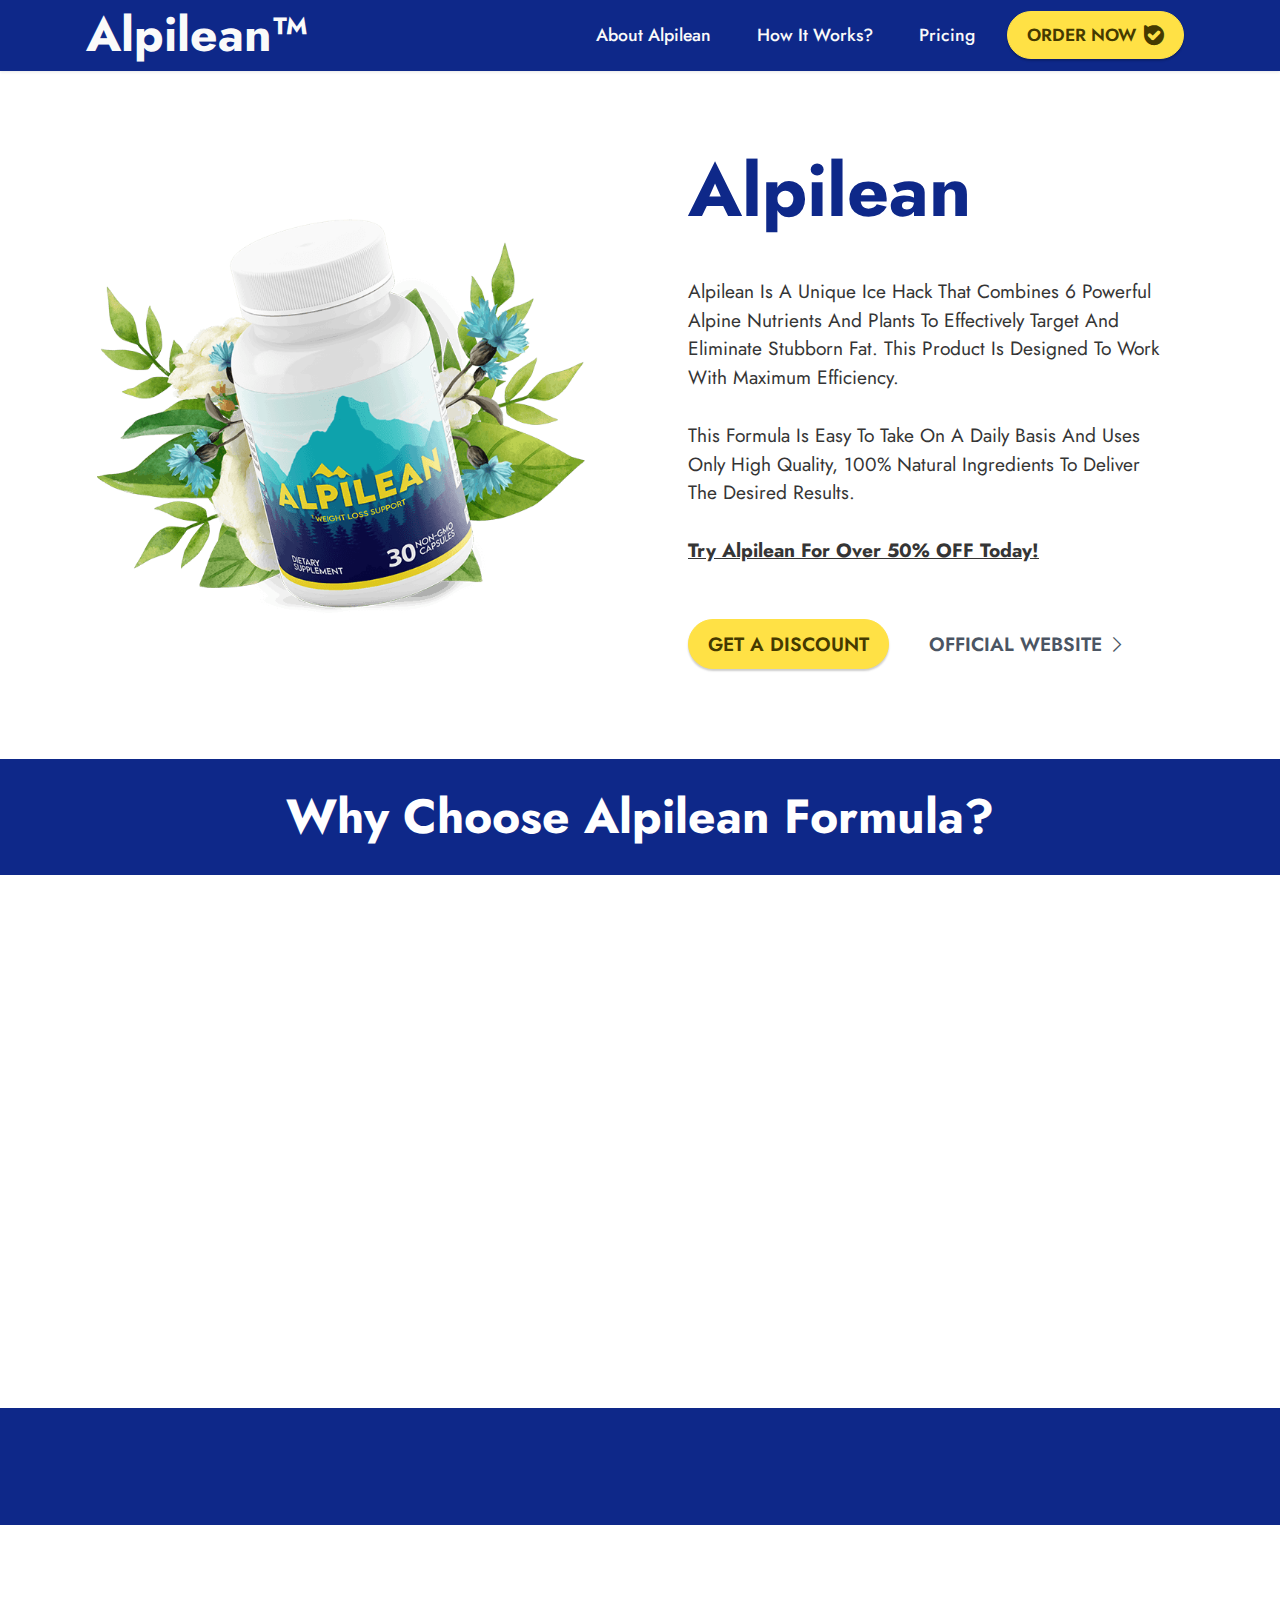
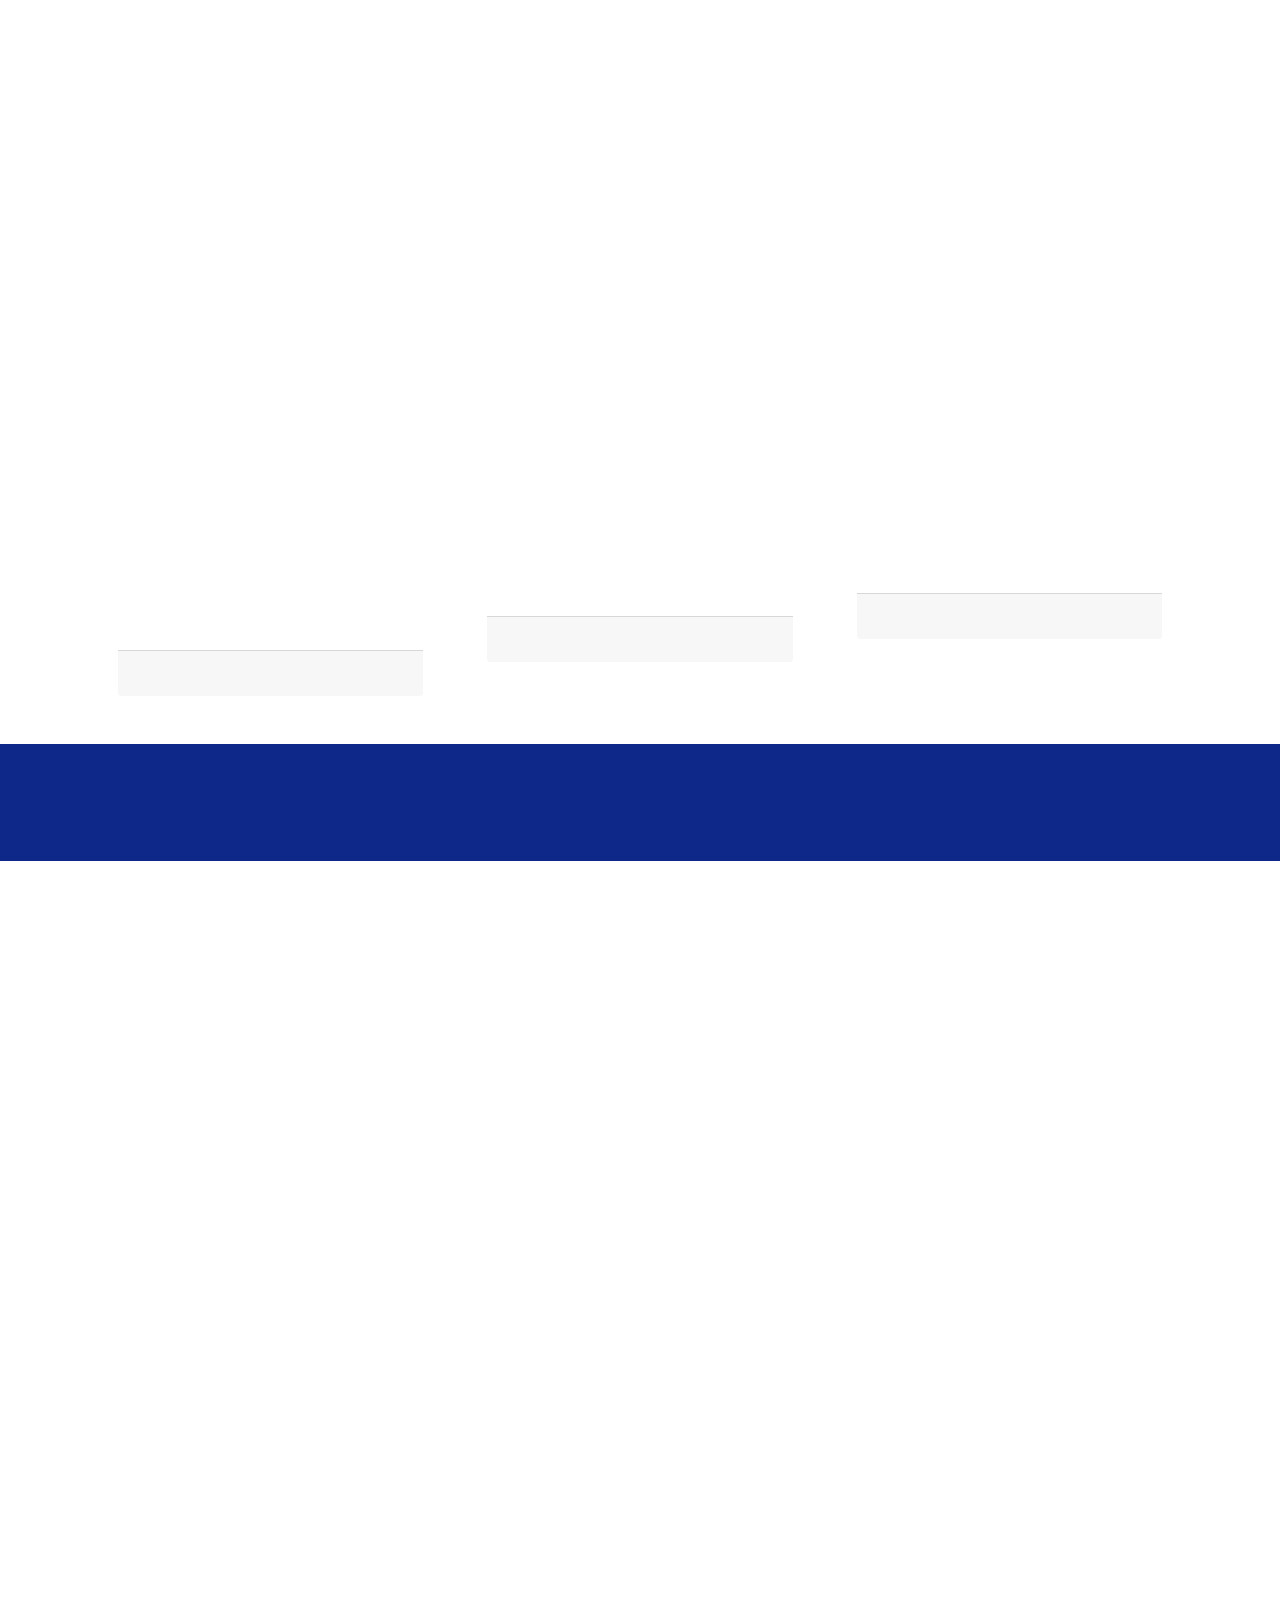
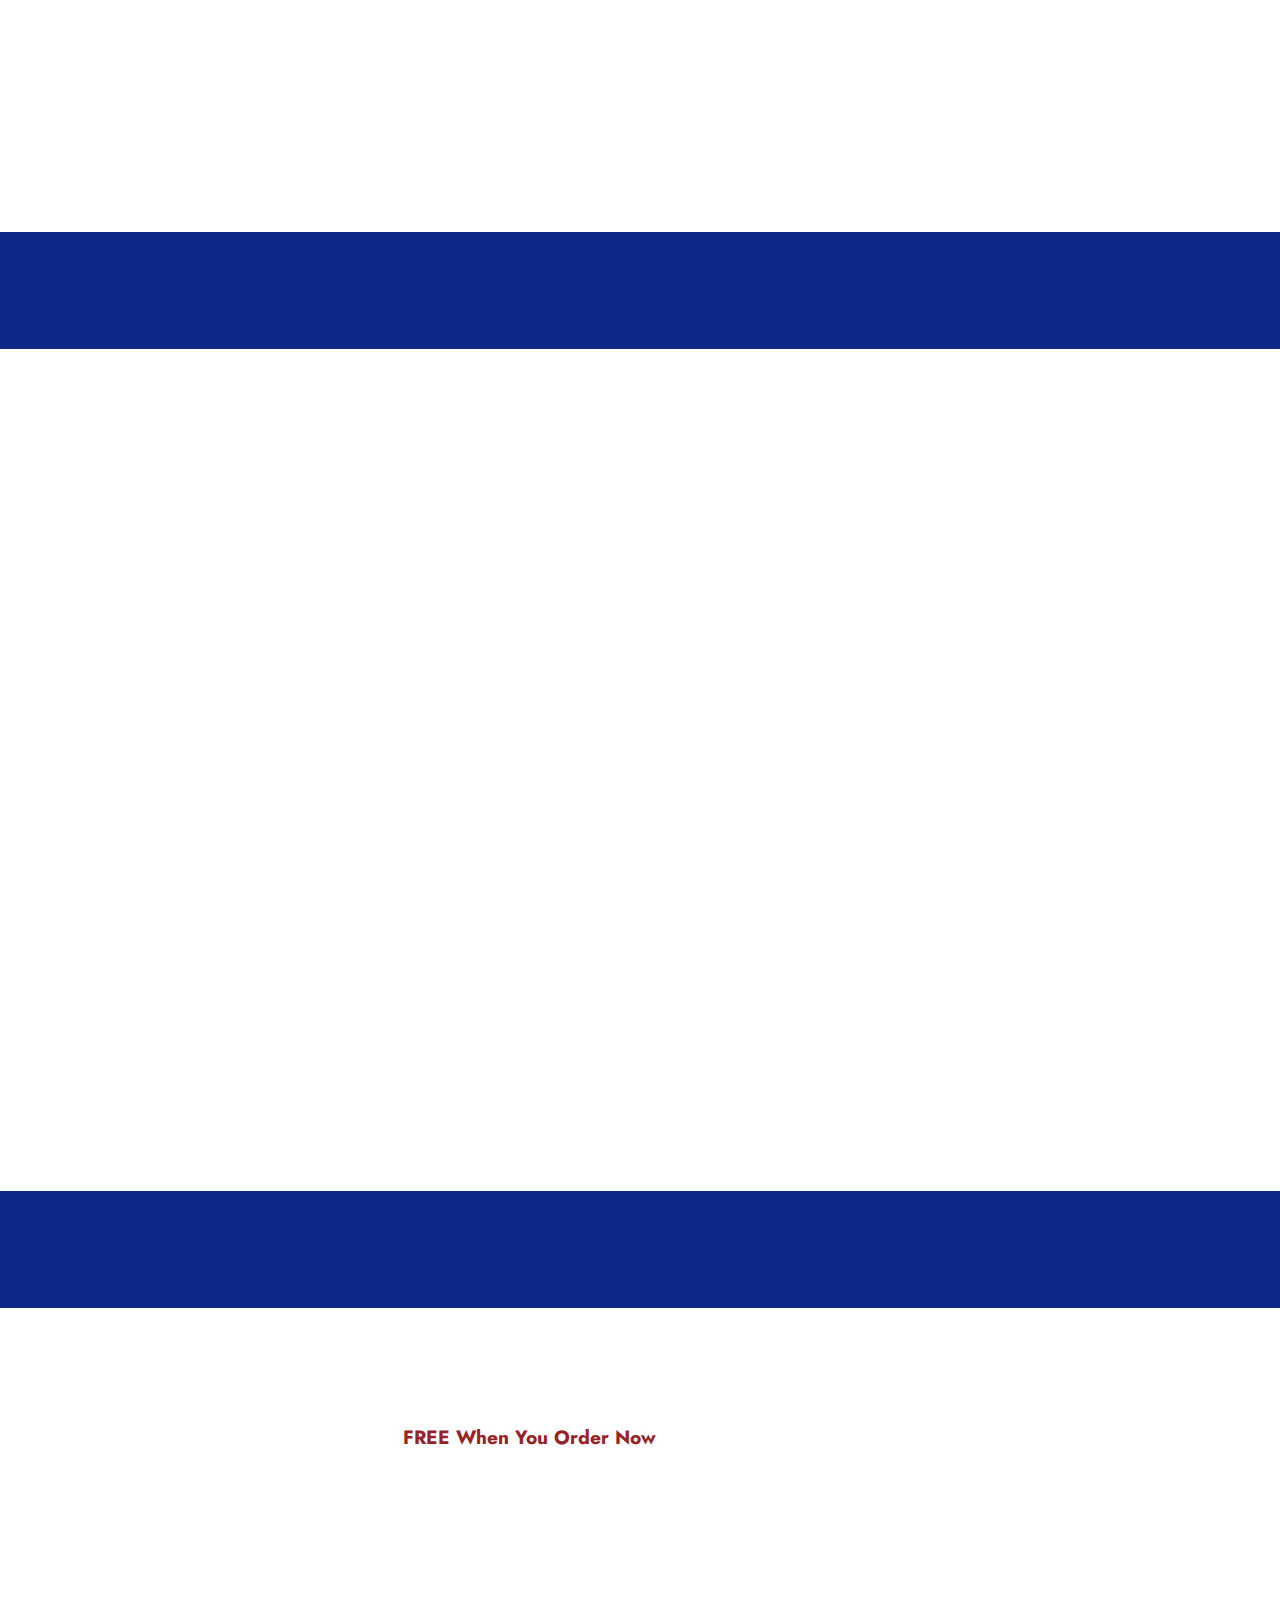
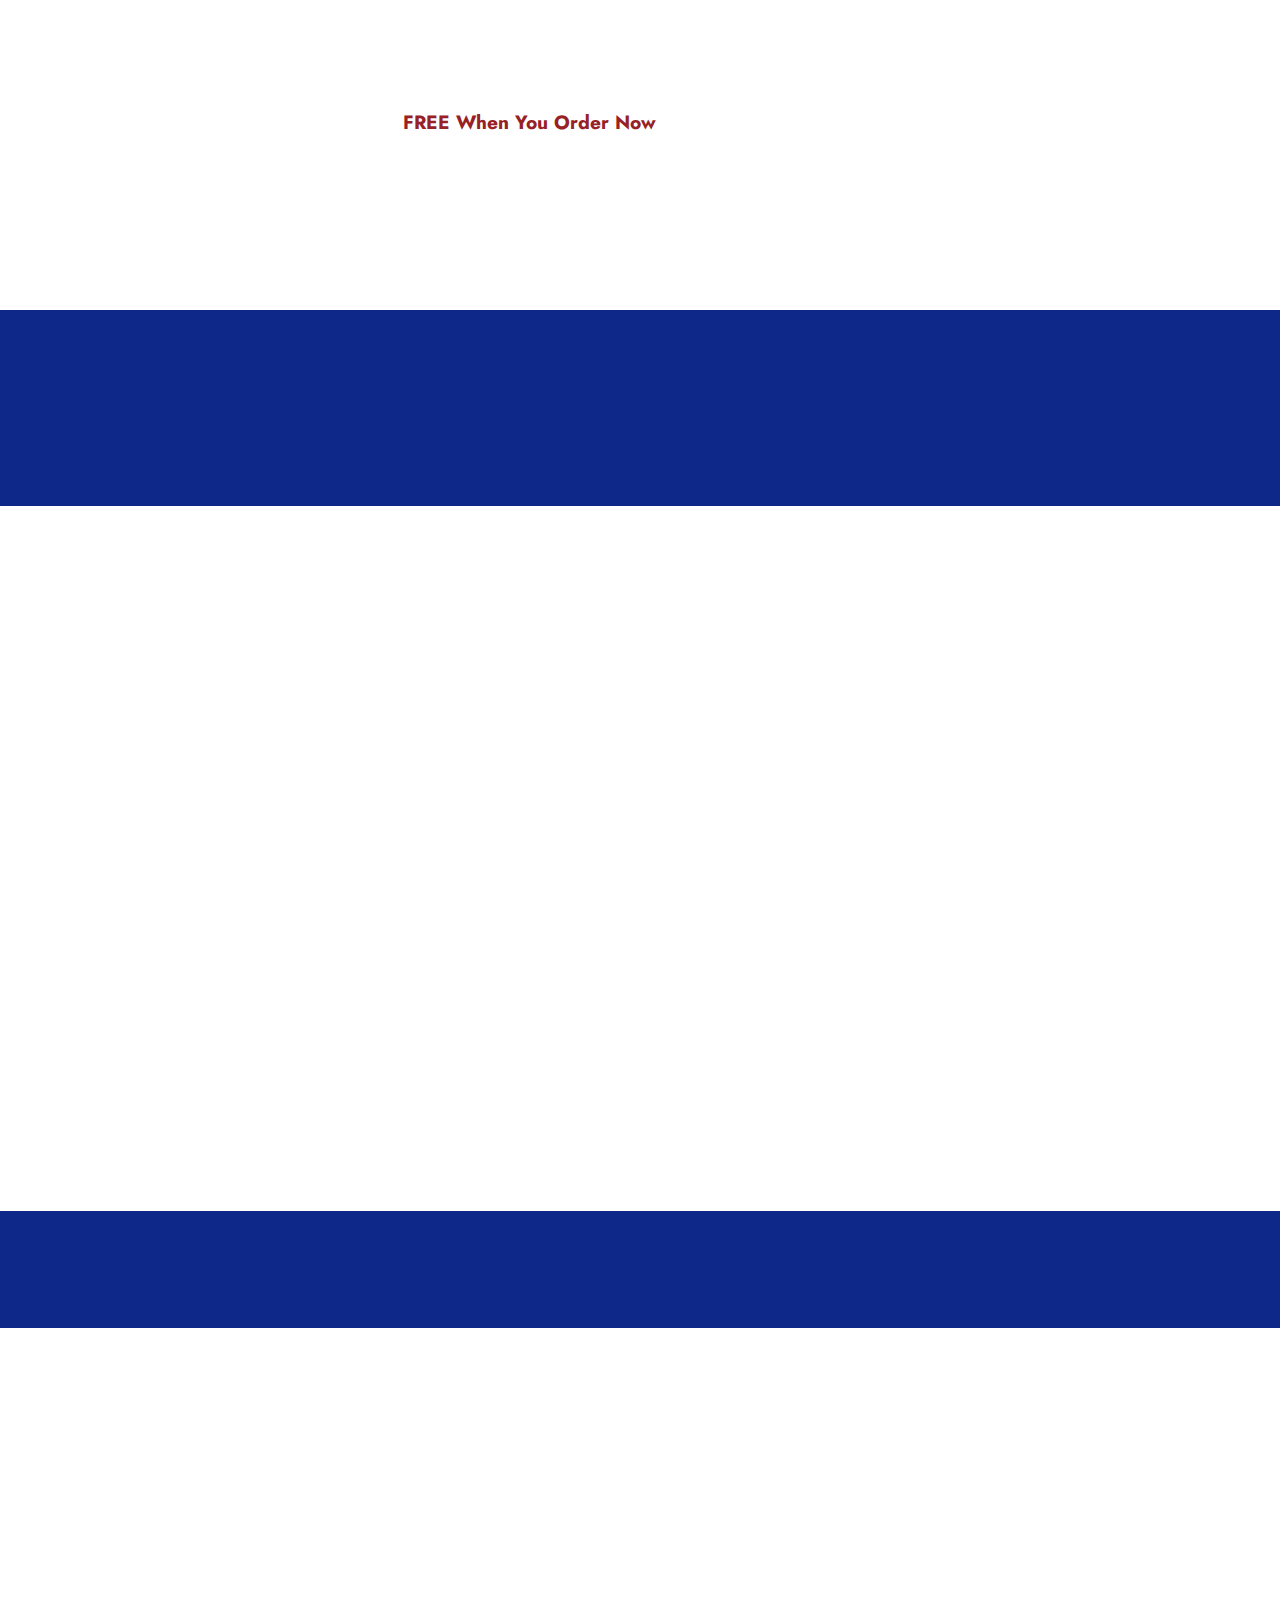
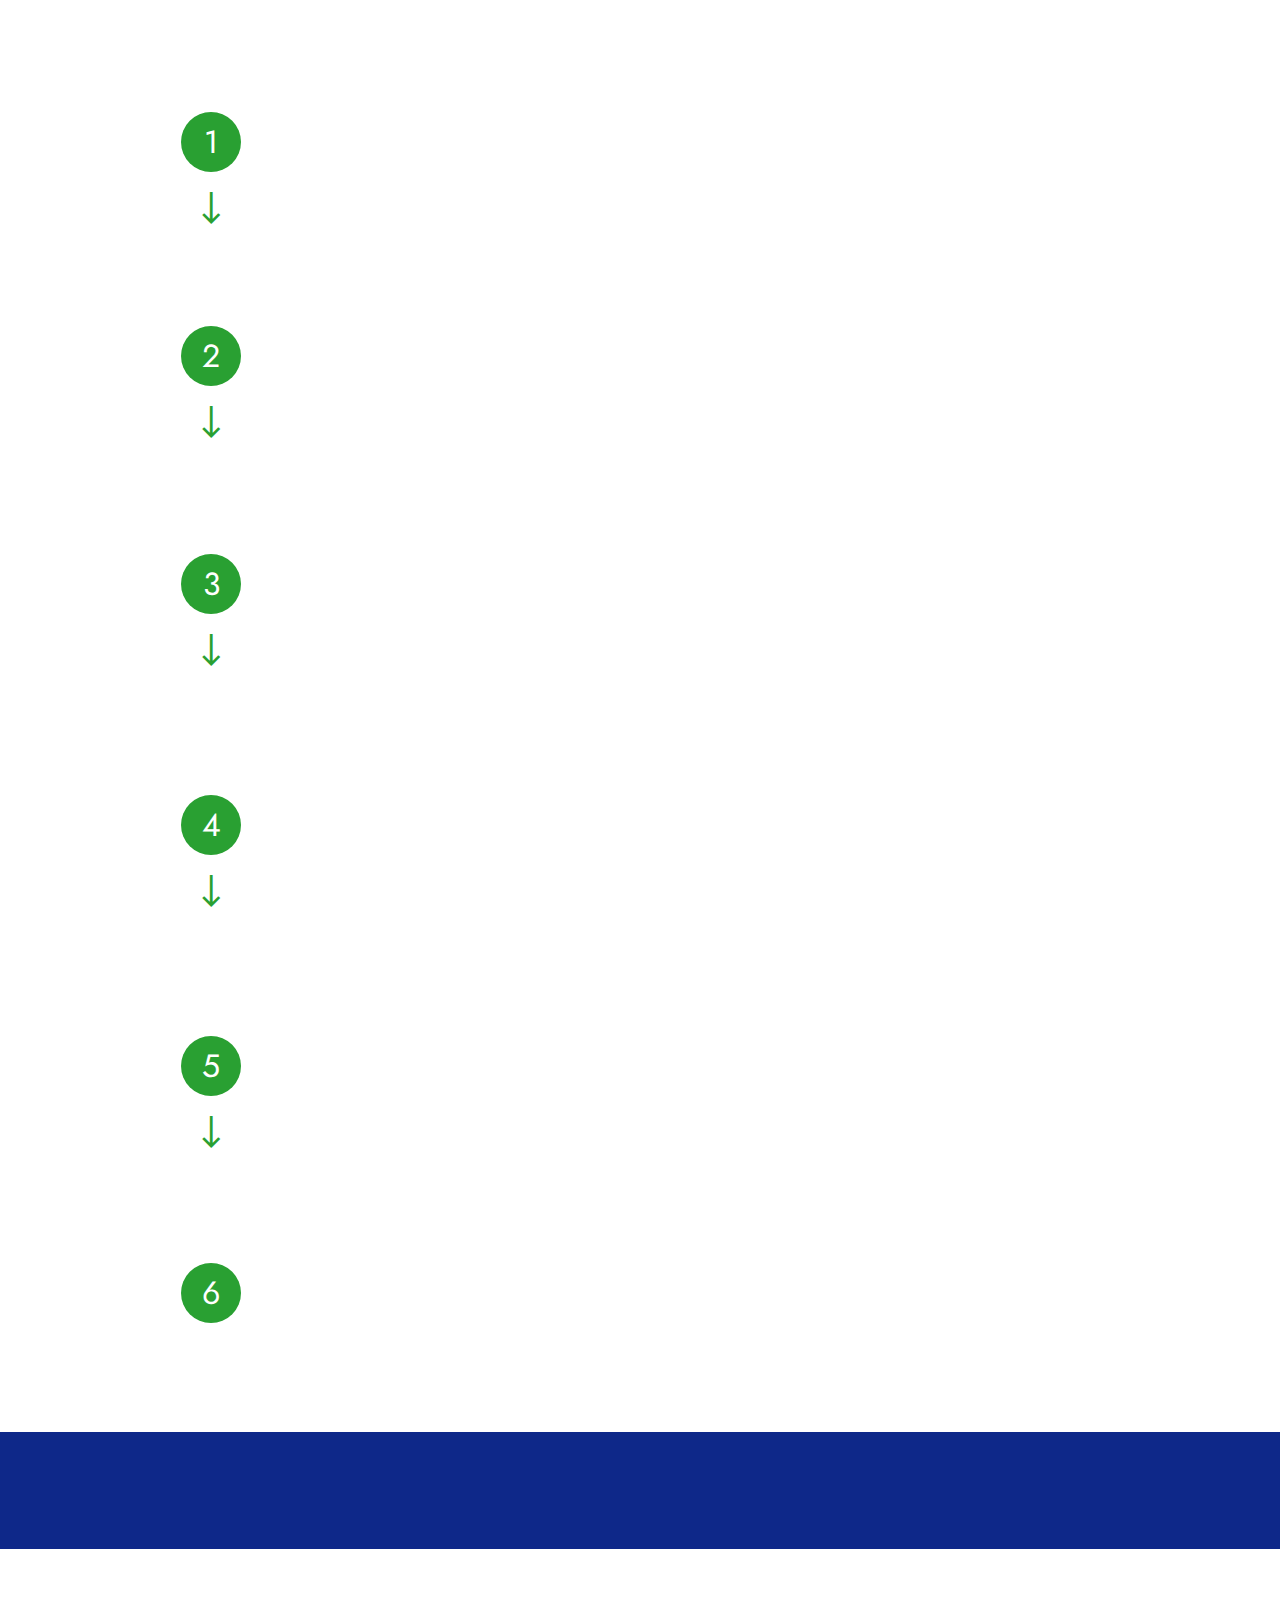
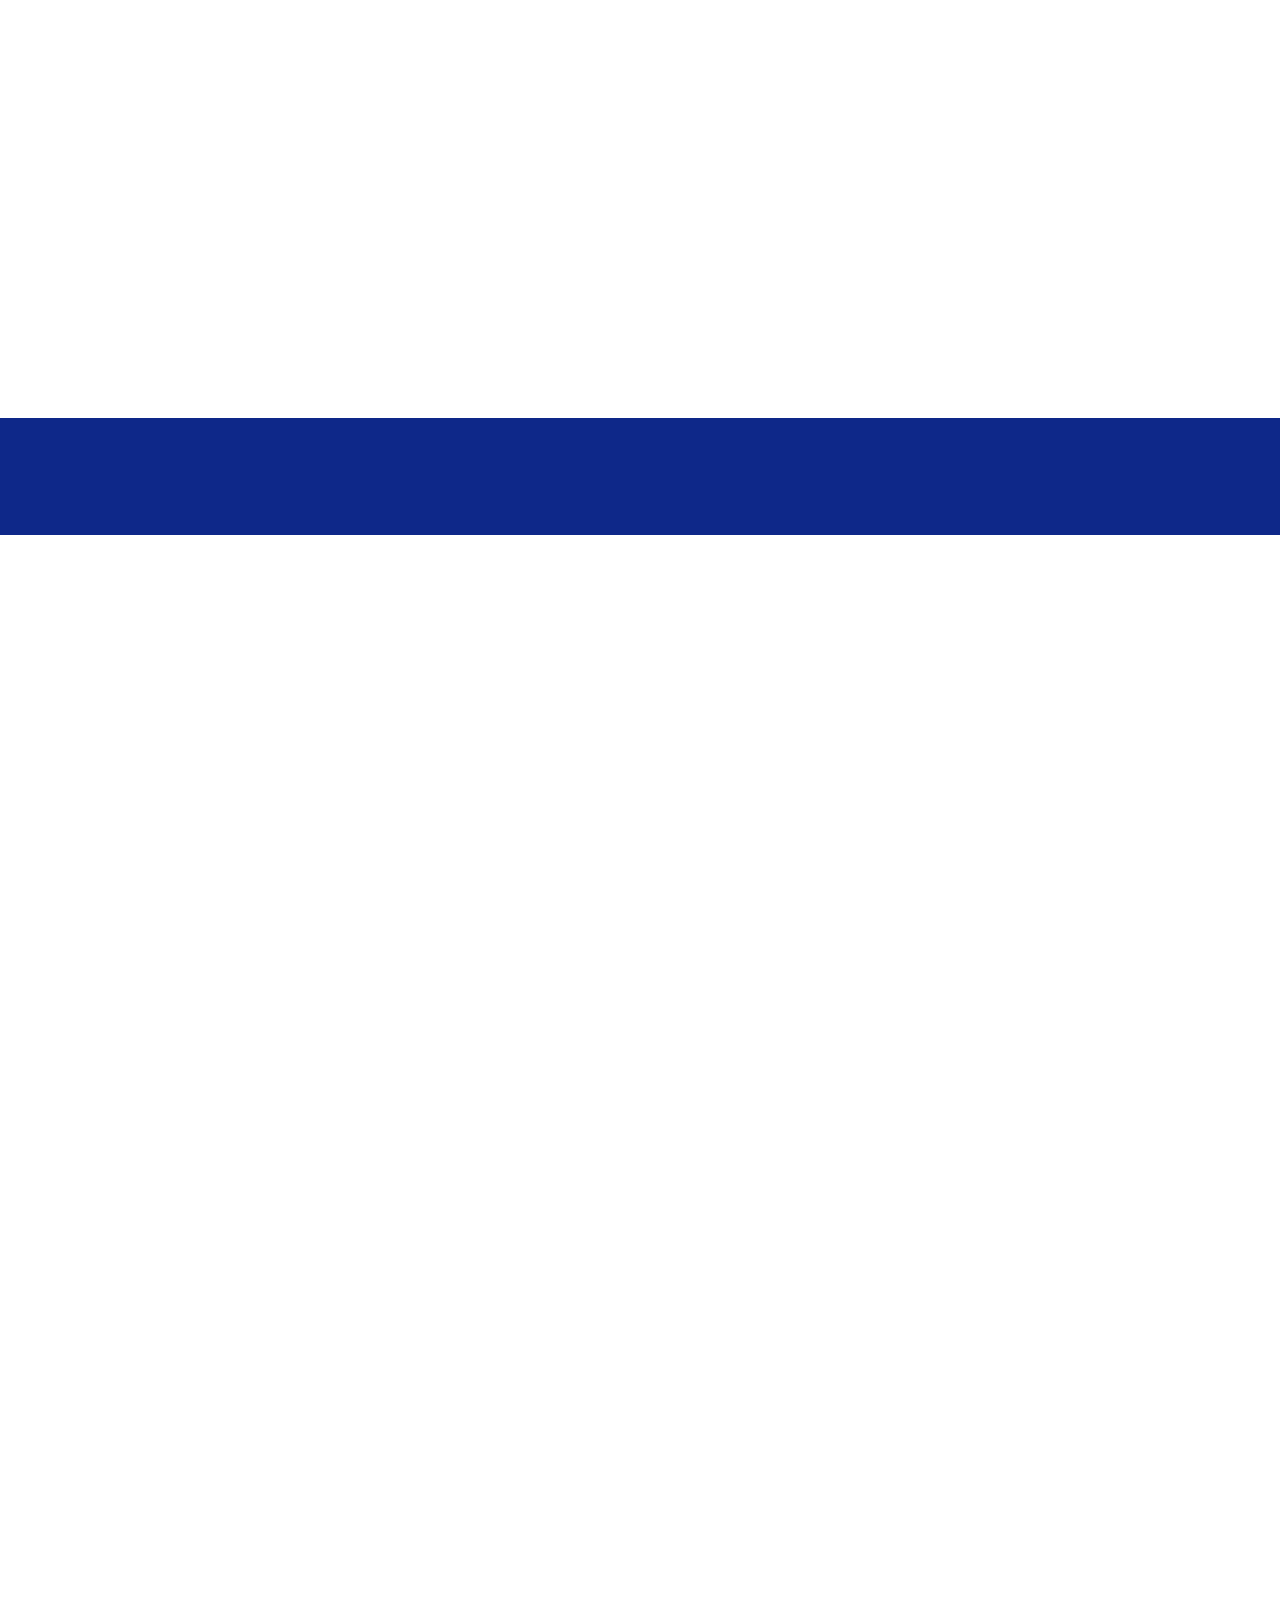
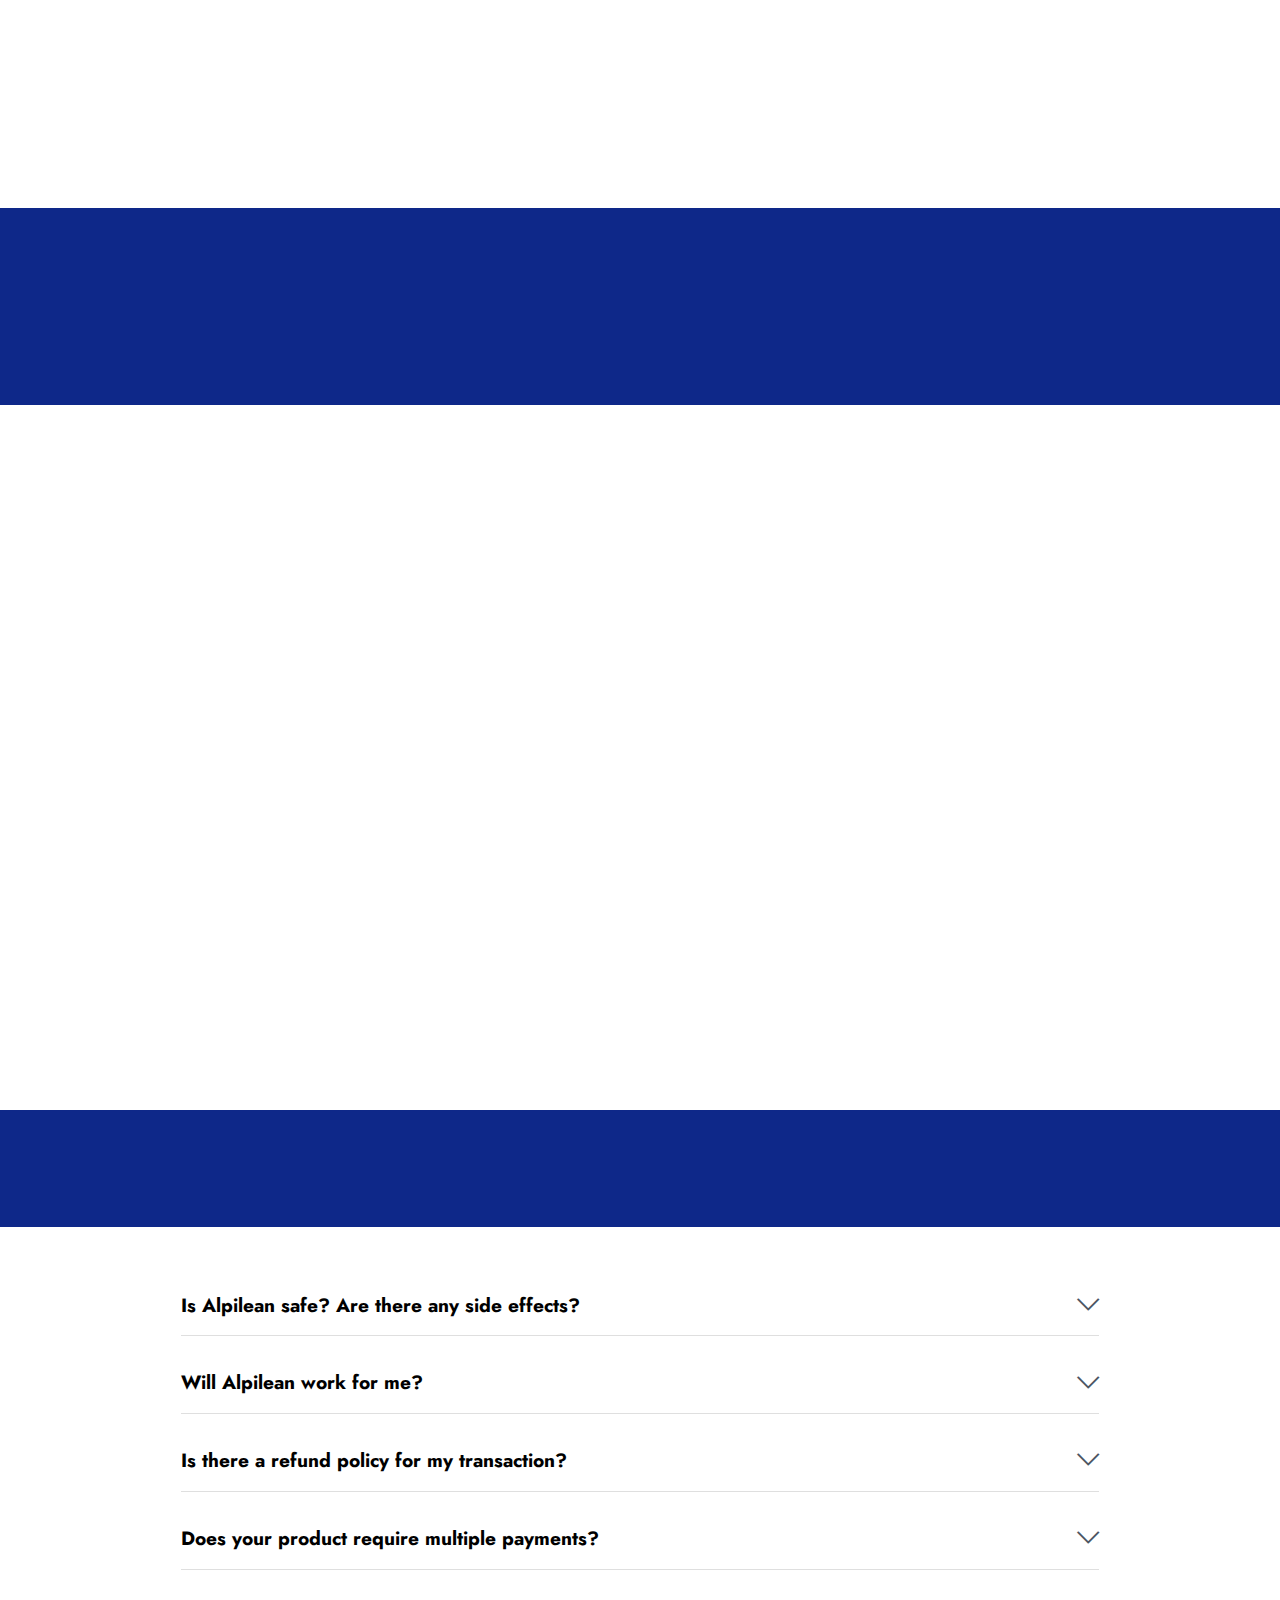
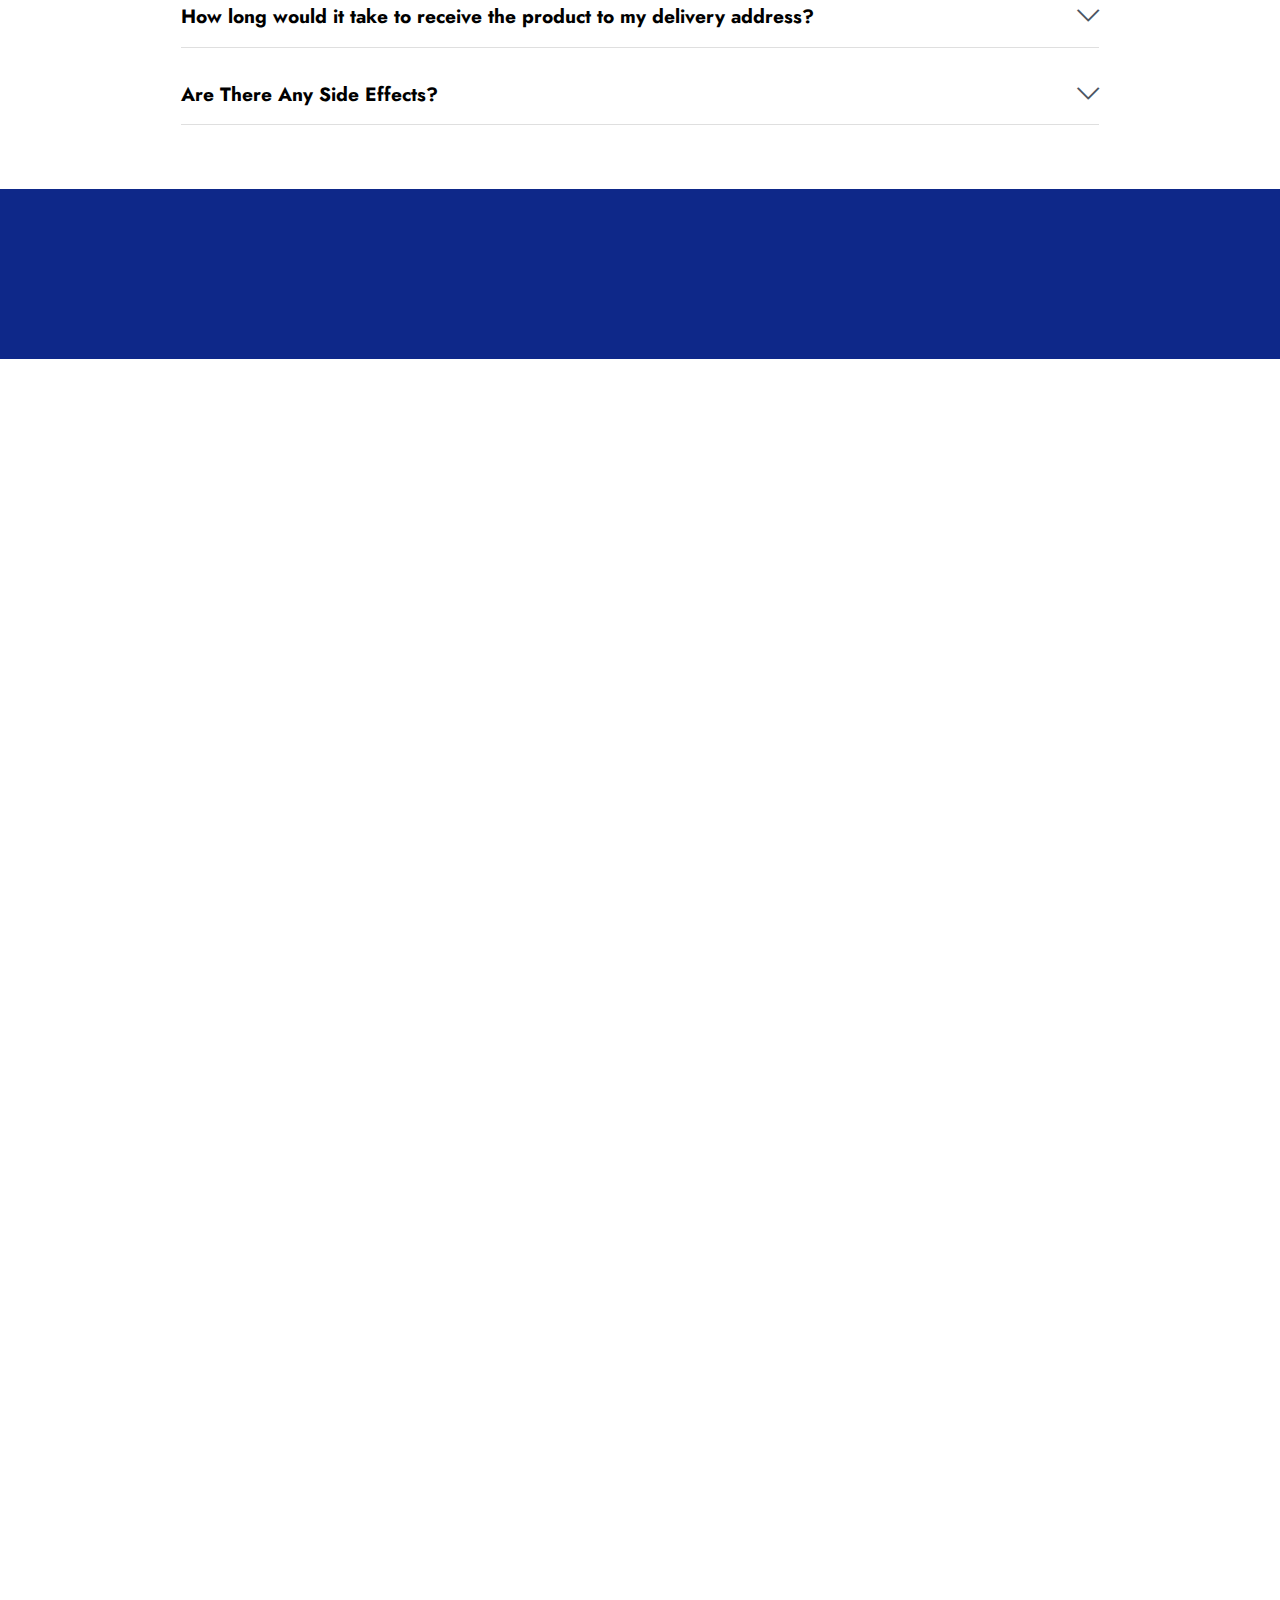
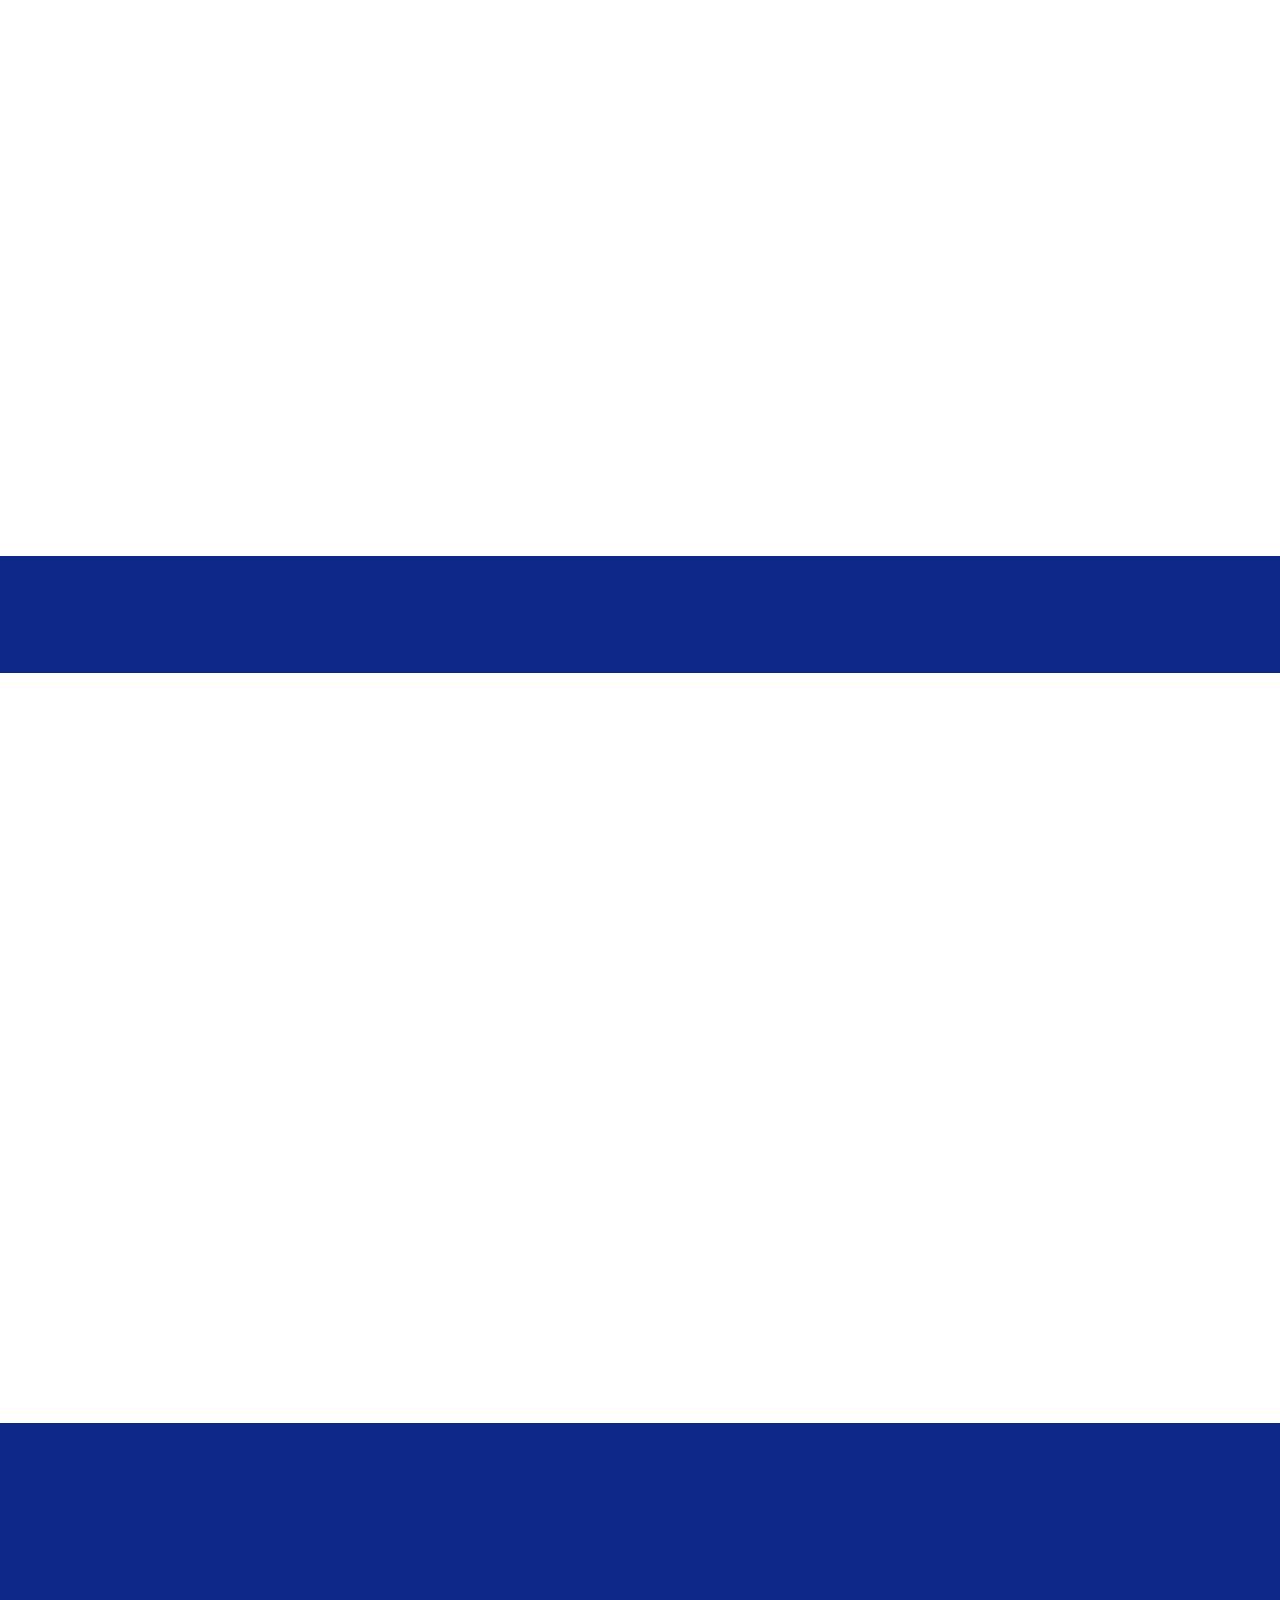
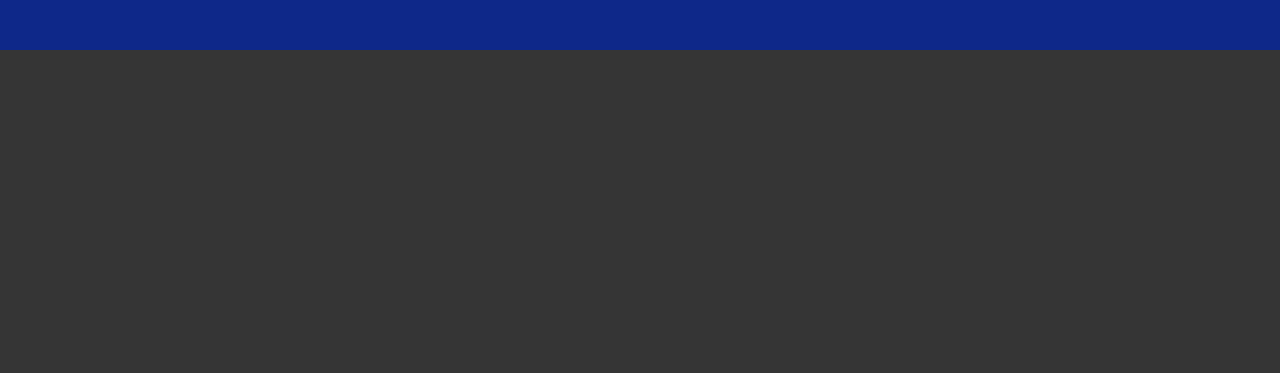
<file: index.html>
<!DOCTYPE html>
<html  >
<head>
  
  <meta charset="UTF-8">
  <meta http-equiv="X-UA-Compatible" content="IE=edge">
  
  <meta name="twitter:card" content="summary_large_image"/>
  <meta name="twitter:image:src" content="">
  <meta property="og:image" content="">
  <meta name="twitter:title" content="Alpilean™ Ice Hack | Official Store USA">
  <meta name="viewport" content="width=device-width, initial-scale=1, minimum-scale=1">
  <link rel="shortcut icon" href="assets/images/favicon-main-128x128.png" type="image/x-icon">
  <meta name="description" content="Alpilean Is A Unique Ice Hack That Combines 6 Powerful Alpine Nutrients And Plants To Effectively Target And Eliminate Stubborn Fat.">
  <meta name="keywords" content="alpilean, buy alpilean, alpilean supplement">
  
  <title>Alpilean™ Ice Hack | Official Store USA</title>
  <link rel="stylesheet" href="assets/web/assets/mobirise-icons2/mobirise2.css">
  <link rel="stylesheet" href="assets/web/assets/mobirise-icons/mobirise-icons.css">
  <link rel="stylesheet" href="assets/bootstrap/css/bootstrap.min.css">
  <link rel="stylesheet" href="assets/bootstrap/css/bootstrap-grid.min.css">
  <link rel="stylesheet" href="assets/bootstrap/css/bootstrap-reboot.min.css">
  <link rel="stylesheet" href="assets/animatecss/animate.css">
  <link rel="stylesheet" href="assets/dropdown/css/style.css">
  <link rel="stylesheet" href="assets/socicon/css/styles.css">
  <link rel="stylesheet" href="assets/theme/css/style.css">
  <link rel="preload" href="https://fonts.googleapis.com/css?family=Jost:100,200,300,400,500,600,700,800,900,100i,200i,300i,400i,500i,600i,700i,800i,900i&display=swap" as="style" onload="this.onload=null;this.rel='stylesheet'">
  <noscript><link rel="stylesheet" href="https://fonts.googleapis.com/css?family=Jost:100,200,300,400,500,600,700,800,900,100i,200i,300i,400i,500i,600i,700i,800i,900i&display=swap"></noscript>
  <link rel="preload" as="style" href="assets/mobirise/css/mbr-additional.css"><link rel="stylesheet" href="assets/mobirise/css/mbr-additional.css" type="text/css">
  
  
  
  <meta http-equiv="content-language" content="en-us">
</head>
<body>
  
  <section data-bs-version="5.1" class="menu menu2 cid-tmAYGHW7QI" once="menu" id="menu2-29">
    
    <nav class="navbar navbar-dropdown navbar-expand-lg">
        <div class="container">
            <div class="navbar-brand">
                
                <span class="navbar-caption-wrap"><a class="navbar-caption text-white text-primary display-2" href="https://us-alpilean-the.com/">Alpilean™</a></span>
            </div>
            <button class="navbar-toggler" type="button" data-toggle="collapse" data-bs-toggle="collapse" data-target="#navbarSupportedContent" data-bs-target="#navbarSupportedContent" aria-controls="navbarNavAltMarkup" aria-expanded="false" aria-label="Toggle navigation">
                <div class="hamburger">
                    <span></span>
                    <span></span>
                    <span></span>
                    <span></span>
                </div>
            </button>
            <div class="collapse navbar-collapse" id="navbarSupportedContent">
                <ul class="navbar-nav nav-dropdown" data-app-modern-menu="true"><li class="nav-item"><a class="nav-link link text-white text-primary display-4" href="index.html#content4-4">About Alpilean</a>
                    </li><li class="nav-item"><a class="nav-link link text-white text-primary display-4" href="index.html#content4-6">How It Works?</a></li><li class="nav-item"><a class="nav-link link text-white text-primary display-4" href="index.html#content4-2f">Pricing</a></li></ul>
                
                <div class="navbar-buttons mbr-section-btn"><a class="btn btn-warning display-4" href="/order" rel="nofollow"><span class="socicon socicon-bale mbr-iconfont mbr-iconfont-btn" style="font-size: 20px;"></span>ORDER NOW</a></div>
            </div>
        </div>
    </nav>
</section>

<section data-bs-version="5.1" class="header14 cid-tmAWnNTbYr" id="header14-28">

    

    
    

    <div class="container">
        <div class="row justify-content-center align-items-center">
            <div class="col-12 col-md-6 image-wrapper">
                <a href="/order" rel="nofollow"><img src="assets/images/alpilean-home-726x537.png" alt="Buy Now"></a>
            </div>
            <div class="col-12 col-md">
                <div class="text-wrapper">
                    <h1 class="mbr-section-title mbr-fonts-style mb-3 display-1"><strong>Alpilean</strong></h1>
                    <p class="mbr-text mbr-fonts-style display-7">
                        <br>Alpilean Is A Unique Ice Hack That Combines 6 Powerful Alpine Nutrients And Plants To Effectively Target And Eliminate Stubborn Fat. This Product Is Designed To Work With Maximum Efficiency.<br><br>This Formula Is Easy To Take On A Daily Basis And Uses Only High Quality, 100% Natural Ingredients To Deliver The Desired Results.<br><br><strong><u>Try Alpilean For Over 50% OFF Today!</u><br></strong><br></p>
                    <div class="mbr-section-btn mt-3"><a class="btn btn-warning display-7" href="/order" rel="nofollow"><font face="Moririse2"><br></font>GET A DISCOUNT</a> <a class="btn btn-primary-outline display-7" href="/order" rel="nofollow"><span class="mobi-mbri mobi-mbri-arrow-next mbr-iconfont mbr-iconfont-btn" style="font-size: 15px;"></span><font face="Moririse2"><br></font>OFFICIAL WEBSITE</a></div>
                </div>
            </div>
        </div>
    </div>
</section>

<section data-bs-version="5.1" class="content4 cid-tkw43LLXRT" id="content4-1a">
    

    
    
    <div class="container">
        <div class="row justify-content-center">
            <div class="title col-md-12 col-lg-12">
                <h3 class="mbr-section-title mbr-fonts-style align-center mb-4 display-2"><strong>Why Choose Alpilean Formula?</strong></h3>
                
                
            </div>
        </div>
    </div>
</section>

<section data-bs-version="5.1" class="team1 cid-tkw4m1pY9d" id="team1-1b">
    

    
    
    <div class="container">
        <div class="row justify-content-center">
            
            <div class="col-sm-6 col-lg-3">
                <div class="card-wrap">
                    <div class="image-wrap">
                        <img src="assets/images/untitled-200-120-px-2-500x300.png" alt="Made In USA">
                    </div>
                    <div class="content-wrap">
                        <h5 class="mbr-section-title card-title mbr-fonts-style align-center m-0 display-5"><strong>Made In USA</strong></h5>
                        
                        <p class="card-text mbr-fonts-style align-center display-7">
                            Our Alpilean dietary supplement is proudly made in the United States of America.
                        </p>
                        
                        
                    </div>
                </div>
            </div>

            <div class="col-sm-6 col-lg-3">
                <div class="card-wrap">
                    <div class="image-wrap">
                        <img src="assets/images/untitled-200-120-px-1-500x300.png" alt="GMP Certified">
                    </div>
                    <div class="content-wrap">
                        <h5 class="mbr-section-title card-title mbr-fonts-style align-center m-0 display-5"><strong>GMP Certified</strong></h5>
                        
                        <p class="card-text mbr-fonts-style align-center display-7">
                            This product has been certified under Good Manufacturing Practice standards.
                        </p>
                        
                        
                    </div>
                </div>
            </div>

            <div class="col-sm-6 col-lg-3">
                <div class="card-wrap">
                    <div class="image-wrap">
                        <img src="assets/images/untitled-200-120-px-500x300.png" alt="FDA Approved">
                    </div>
                    <div class="content-wrap">
                        <h5 class="mbr-section-title card-title mbr-fonts-style align-center m-0 display-5"><strong>FDA Approved</strong></h5>
                        
                        <p class="card-text mbr-fonts-style align-center display-7">
                            Alpilean is formulated in a facility that is registered with the FDA and follows all FDA regulations closely.
                        </p>
                        
                        
                    </div>
                </div>
            </div>

            <div class="col-sm-6 col-lg-3">
                <div class="card-wrap">
                    <div class="image-wrap">
                        <img src="assets/images/untitled-200-120-px-3-500x300.png" alt="Natural Product">
                    </div>
                    <div class="content-wrap">
                        <h5 class="mbr-section-title card-title mbr-fonts-style align-center m-0 display-5"><strong>100% Natural</strong></h5>
                        
                        <p class="card-text mbr-fonts-style align-center display-7">
                            We are proud to offer Alpilean capsules, made with all-natural, non-GMO and gluten-free ingredients.
                        </p>
                        
                        
                    </div>
                </div>
            </div>
        </div>
    </div>
</section>

<section data-bs-version="5.1" class="content4 cid-tkwapwRYSb" id="content4-1h">
    

    
    
    <div class="container">
        <div class="row justify-content-center">
            <div class="title col-md-12 col-lg-12">
                <h3 class="mbr-section-title mbr-fonts-style align-center mb-4 display-2"><strong>Alpilean Proven By Thousands</strong></h3>
                
                
            </div>
        </div>
    </div>
</section>

<section data-bs-version="5.1" class="team1 cid-tkwaK0DLYn" id="team1-1i">
    

    <div class="JCB container">
    
        <div class="media-container-row">
            <div class="mbr-testimonial p-3 align-center col-12 col-md-6 col-lg-4">
                <div class="panel-item p-3 JCB_User">
                    <div class="card-block ">
                        <div class="testimonial-photo">
                            <img src="assets/images/out-17-709x372.png" alt="Review Image 1">
                        </div>
                        
                         <p class="StarBox"><img src="assets/images/stars-3-400x60.png" alt="Star Rating"></p>
                        <p style="font-size:25px"><strong>Verified Purchase&nbsp;</strong>✅</p>
                        <p class="mbr-text mbr-fonts-style display-7"><font style="font-size:23px;color:#1e5380;"><strong>Deborah is 34 lbs lighter so far...!</strong></font><br>"I used to be embarrassed to pick my daughter up from school because I was concerned that other kids would make fun of her for having a mom who was overweight. However, after losing 34 pounds with Alpilean, I feel and look great. I can even wear the same jeans that I wore 15 years ago. Not only am I happy with my transformation, but my daughter is also proud of me. All thanks to Alpilean."&nbsp;<br>
                        </p>
                    </div>
                    <div class="card-footer">
                        <div class="mbr-author-name mbr-bold mbr-fonts-style display-7"><em>Deborah G. - Wyoming, USA</em></div>
                        
                    </div>
                </div>
            </div>

            <div class="mbr-testimonial p-3 align-center col-12 col-md-6 col-lg-4">
                <div class="panel-item p-3 JCB_User">
                    <div class="card-block">
                        <div class="testimonial-photo">
                            <img src="assets/images/out-18-709x372.png" alt="Review Image 2">
                        </div>
                         <p class="StarBox"><img src="assets/images/stars-3-400x60.png" alt="Star Rating"></p>
                        <p style="font-size:25px"><strong>Verified Purchase&nbsp;</strong>✅</p>
                        <p class="mbr-text mbr-fonts-style display-7"><font style="font-size:23px;color:#1e5380;"><strong>Grant has dropped 28 lbs...!</strong></font><br>"I had tried everything to lose weight and had barely made any progress. However, after seeing the Alpilean video, I finally found a solution that worked for me. I have lost 28 pounds while still eating normally. In addition to the weight loss, I have also noticed improvements in my breathing and my snoring has stopped, which has made my wife happier. Overall, I feel like a better husband and father thanks to Alpilean."</p>
                    </div>
                    <div class="card-footer">
                        <div class="mbr-author-name mbr-bold mbr-fonts-style display-7"><em>Grant M. - New York, USA</em></div>
                        
                    </div>
                </div>
            </div>

            <div class="mbr-testimonial p-3 align-center col-12 col-md-6 col-lg-4">
                <div class="panel-item p-3 JCB_User">
                    <div class="card-block">
                        <div class="testimonial-photo">
                            <img src="assets/images/out-19-709x372.png" alt="Review Image 3">
                        </div>
                        <p class="StarBox"><img src="assets/images/stars-3-400x60.png" alt="Star Rating"></p>
                        <p style="font-size:25px"><strong>Verified Purchase&nbsp;</strong>✅</p>
                        
                        <p class="mbr-text mbr-fonts-style display-7"><font style="font-size:23px;color:#1e5380;"><strong>Leona melted 33 lbs in no time...!</strong></font><br>“Since using Alpilean on a daily basis, I have noticed that my flabby arms and belly have significantly reduced in size. It almost feels like magic how something so simple can be so effective. As a result of using this product, I have gone down 3 dress sizes and am very proud of my new, attractive body. Thank you for helping me achieve my goals.”<br></p>
                    </div>
                    <div class="card-footer">
                        <div class="mbr-author-name mbr-bold mbr-fonts-style display-7"><em>Leona T. - Delaware, USA</em></div>
                        
                    </div>
                </div>
            </div>

            

            

            
        </div>
    </div>  
     
</section>

<section data-bs-version="5.1" class="content4 cid-tjtwnSRDdB" id="content4-4">
    

    
    
    <div class="container">
        <div class="row justify-content-center">
            <div class="title col-md-12 col-lg-12">
                <h3 class="mbr-section-title mbr-fonts-style align-center mb-4 display-2"><strong>What Is Alpilean?</strong></h3>
                
                
            </div>
        </div>
    </div>
</section>

<section data-bs-version="5.1" class="header11 cid-tjtwWIp2h5" id="header11-5">

    

    
    

    <div class="container-fluid">
        <div class="row justify-content-center">
            <div class="col-12 col-md-5 image-wrapper">
                <img class="w-100" src="assets/images/out-14-1120x1347.png" alt="Supplement">
            </div>
            <div class="col-12 col-md">
                <div class="text-wrapper text-center">
                    
                    <p class="mbr-text mbr-fonts-style display-7">Alpilean is a unique dietary supplement designed to help men and women lose weight. It is formulated with a proprietary blend of six alpine nutrients that have been shown to be effective in supporting weight loss through scientific research. The ingredients in Alpilean work by triggering a special process in the body that kickstarts other weight loss processes.
<br>
<br>The natural ingredients in Alpilean are sourced from high-quality sources to ensure purity and potency, making the formula highly effective in promoting weight loss. If you have struggled to lose weight in the past, Alpilean may be the solution you have been looking for. Each bottle of this supplement contains 30 capsules and it is recommended to take one capsule daily with a glass of water.
<br>
<br>In addition to supporting weight loss, Alpilean also promotes healthy metabolic functions and boosts immunity. The vitamin and mineral complex in each capsule helps to manage weight and maintain overall health, even while you sleep.
<br>
<br>Alpilean's proprietary blend of natural substances works to dissolve fat and raise body temperature, which can help to decrease weight. It is the only product on the market that uses a special combination of ingredients designed to target low body core temperatures and raise them, aiding in weight loss both while awake and asleep.
<br>
<br>Overall, Alpilean is an effective and natural solution for those who are looking to lose weight and improve their health. It is easy to incorporate into your daily routine and can be taken with a glass of water to help you achieve your weight loss goals.<br></p>
                    <div class="mbr-section-btn mt-3"><a class="btn btn-warning display-7" href="/order" rel="nofollow"><span class="mobi-mbri mobi-mbri-arrow-next mbr-iconfont mbr-iconfont-btn" style="font-size: 15px;"></span>BUY ALPILEAN</a></div>
                </div>
            </div>
        </div>
    </div>
</section>

<section data-bs-version="5.1" class="content4 cid-tjtxWwqj42" id="content4-6">
    

    
    
    <div class="container">
        <div class="row justify-content-center">
            <div class="title col-md-12 col-lg-12">
                <h3 class="mbr-section-title mbr-fonts-style align-center mb-4 display-2"><strong>How Does Alpilean Works?</strong></h3>
                
                
            </div>
        </div>
    </div>
</section>

<section data-bs-version="5.1" class="content5 cid-sKy7tkCOig cid-tjtzqzBvQT" id="content5-7">
    
    <div class="container">
        <div class="row justify-content-center">
            <div class="col-md-12 col-lg-10">
                
                
                <p class="mbr-text mbr-fonts-style display-7">Alpilean is a weight loss supplement that uses the latest scientific research and a global approach to help you lose weight. Its unique formula works by supporting inner body temperature, which helps your body burn more calories and promotes fat-burning and detoxification.
<br>
<br>One of the benefits of Alpilean is that it is 100% natural and free from any known side effects. This sets it apart from many other supplements on the market and makes it a safe and effective option for weight loss.
<br>
<br>In addition to supporting weight loss, Alpilean can also help to improve overall health by promoting healthy metabolic functions and boosting immunity. It is an easy-to-use supplement that can be incorporated into your daily routine and taken with a glass of water to help you achieve your weight loss goals.<br></p>
            </div>
        </div>
    </div>
</section>

<section data-bs-version="5.1" class="content8 cid-tjtzAQHko8" id="content8-8">
    
    <div class="container">
        <div class="row justify-content-center">
            <div class="counter-container col-md-12 col-lg-10">
                
                <div class="mbr-text mbr-fonts-style display-7">
                    <ul>
                        <li>Alpilean contains a proprietary blend of six alpine nutrients that have been shown to be effective in promoting weight loss through scientific research.
</li><li>The ingredients in Alpilean work by triggering a special process in the body that kickstarts other weight loss processes.
</li><li>Alpilean helps to support inner body temperature, which can help the body burn more calories and promote fat-burning and detoxification.
</li><li>The natural ingredients in Alpilean are sourced from high-quality sources to ensure purity and potency, making it highly effective in promoting weight loss.
</li><li>In addition to supporting weight loss, Alpilean also promotes healthy metabolic functions and boosts immunity.
</li><li>It is easy to incorporate into your daily routine and can be taken with a glass of water to help you achieve your weight loss goals.</li>
                    </ul>
                </div>
            </div>
        </div>
    </div>
</section>

<section data-bs-version="5.1" class="content4 cid-tq5ZfDbvGu" id="content4-2i">
    

    
    
    <div class="container">
        <div class="row justify-content-center">
            <div class="title col-md-12 col-lg-12">
                <h3 class="mbr-section-title mbr-fonts-style align-center mb-4 display-2"><strong>Order Alpilean Today &amp; Get 2 FREE Bonuses!</strong></h3>
                
                
            </div>
        </div>
    </div>
</section>

<section data-bs-version="5.1" class="team2 cid-tq5ZjD4eYG" xmlns="http://www.w3.org/1999/html" id="team2-2j">
    

    
    
    <div class="container">
        <div class="card">
            <div class="card-wrapper">
                <div class="row align-items-center">
                    <div class="col-12 col-md-3">
                        <div class="image-wrapper">
                            <img src="assets/images/book-1-1-596x596.jpg" alt="Bonus 1">
                        </div>
                    </div>
                    <div class="col-12 col-md">
                        <div class="card-box">
                            <h5 class="card-title mbr-fonts-style m-0 mb-3 display-5"><strong>Alpilean Bonus #1 (1-Day Kickstart Detox)<br></strong></h5>
                            <h6 class="card-subtitle mbr-fonts-style mb-3 display-7"><strong>FREE When You Order Now</strong></h6>
                            <p class="mbr-text mbr-fonts-style display-7">
                                Enhance the effectiveness of Alpilean and jumpstart your weight loss journey by using these 20 easy, 15-second detox tea recipes made with everyday ingredients from your kitchen to cleanse and flush your organs and aid in absorption.
                            </p>
                            
                        </div>
                    </div>
                </div>
            </div>
        </div>
        <div class="card">
            <div class="card-wrapper">
                <div class="row align-items-center">
                    <div class="col-12 col-md-3">
                        <div class="image-wrapper">
                            <img src="assets/images/book-2-1-596x596.jpg" alt="Bonus 2">
                        </div>
                    </div>
                    <div class="col-12 col-md">
                        <div class="card-box">
                            <h5 class="card-title mbr-fonts-style m-0 mb-3 display-5"><strong>Alpilean Bonus #2 (Renew You)</strong></h5>
                            <h6 class="card-subtitle mbr-fonts-style mb-3 display-7"><strong>FREE When You Order Now</strong></h6>
                            <p class="mbr-text mbr-fonts-style display-7">
                                As you work towards achieving your weight loss goals with Alpilean, you may also find that your mindset shifts. These simple techniques can help you instantly relieve stress, calm your mind, boost confidence, and reduce anxiety.
                            </p>
                            
                        </div>
                    </div>
                </div>
            </div>
        </div>
        
    </div>
</section>

<section data-bs-version="5.1" class="content4 cid-sKy7YKiKVs cid-tq5OSuAQeg" id="content4-2f">
    

   <div class="container">
        <div class="row justify-content-center">
            <div class="title col-md-12 col-lg-10">
                <h3 class="mbr-section-title mbr-fonts-style align-center mb-4 display-2">
                    <strong>Limited Time Special Pricing - Act Now!
                    </strong><br>

                </h3>
                <h4 class="mbr-section-subtitle align-center mbr-fonts-style mb-4 display-5"><strong>
                    Secure Your Alpilean Bottles While Stocks Last
                </strong></h4>
                
            </div>
        </div>
    </div>
</section>

<section data-bs-version="5.1" class="image3 cid-tjufRGoCIV" id="image3-l">
    

    
    

    <div class="container">
        <div class="row justify-content-center">
            <div class="col-12 col-lg-10">
                <div class="image-wrapper">
                    <a href="/order" rel="nofollow"><img src="assets/images/out-16-2136x1416.png" alt="Price"></a>
                    
                </div>
            </div>
        </div>
    </div>
</section>

<section data-bs-version="5.1" class="content4 cid-tkw6WynXJP" id="content4-1c">
    

    
    
    <div class="container">
        <div class="row justify-content-center">
            <div class="title col-md-12 col-lg-12">
                <h3 class="mbr-section-title mbr-fonts-style align-center mb-4 display-2"><strong>Ingredients : Alpilean Supplement</strong></h3>
                
                
            </div>
        </div>
    </div>
</section>

<section data-bs-version="5.1" class="content5 cid-sKy7tkCOig cid-tkw70l93LY" id="content5-1d">
    
    <div class="container">
        <div class="row justify-content-center">
            <div class="col-md-12 col-lg-10">
                
                
                <p class="mbr-text mbr-fonts-style display-7">Alpilean is a dietary supplement that contains a blend of six science-backed ingredients to support metabolism and fat burning. These ingredients include algae, citrus bioflavonoids, ginger, turmeric, and moringa leaf. Some of these ingredients have a long history of use in traditional medicine, while others are supported by modern research.
<br>
<br>To ensure the highest quality, Alpilean sources its ingredients from trusted farmers who do not use pesticides or other harmful chemicals that could contaminate or damage the quality of the ingredients.&nbsp;<br>
<br><strong>Here is a list of the major Alpilean ingredients and their benefits:&nbsp;</strong><br></p>
            </div>
        </div>
    </div>
</section>

<section data-bs-version="5.1" class="features19 cid-tkw7hjl6MS" id="features20-1e">

    

    
    
    <div class="container">
        <div class="row justify-content-center">
            
            <div class="col-12 col-md-10">
                <div class="item mbr-flex">
                    <div class="icon-box">
                        <span class="step-number mbr-fonts-style display-5">1</span>
                    </div>
                    <div class="text-box">
                        <h4 class="icon-title card-title mbr-black mbr-fonts-style display-7"><strong>Golden Algae (Fucoxanthin)</strong></h4>
                        <h5 class="icon-text mbr-black mbr-fonts-style display-4">One of the active ingredients in Alpilean is fucoxanthin, a powerful and proven anti-inflammatory extract. Fucoxanthin can help your body combat chronic inflammation and restore normal body temperature, which is necessary for burning calories, speeding up digestion and metabolism, and supporting the health of the liver, brain, and bones by helping hormones function properly.</h5>
                    </div>
                </div>
                <div class="item mbr-flex">
                    <div class="icon-box">
                        <span class="step-number mbr-fonts-style display-5">2</span>
                    </div>
                    <div class="text-box">
                        <h4 class="icon-title card-title mbr-black mbr-fonts-style display-7"><strong>Dika Nut (African Mango Seed)</strong></h4>
                        <h5 class="icon-text mbr-black mbr-fonts-style display-4">African mango seed is a natural antioxidant found in Alpilean that has been shown to be effective in reducing inflammation and improving digestion. It may also support metabolism and cholesterol levels. If you are someone who experiences bloating or severe belly fat, you may benefit from incorporating African mango seed into your diet.</h5>
                    </div>
                </div>
                <div class="item mbr-flex">
                    <div class="icon-box">
                        <span class="step-number mbr-fonts-style display-5">3</span>
                    </div>
                    <div class="text-box">
                        <h4 class="icon-title card-title mbr-black mbr-fonts-style display-7"><strong>Drumstick Tree Leaf</strong></h4>
                        <h5 class="icon-text mbr-black mbr-fonts-style display-4">Moringa, also known as drumstick tree leaf, has a long history of use in traditional Chinese medicine. It has been added to the Alpilean formula for its effects on inner body temperature and its ability to target internal temperature to accelerate weight loss and boost metabolism. Moringa is also believed to support healthy blood sugar and is rich in antioxidants that can help to support healthy inflammation. It is one of several ingredients in Alpilean that work together to support weight loss and overall health.</h5>
                    </div>
                </div>
                <div class="item mbr-flex">
                    <div class="icon-box">
                        <span class="step-number mbr-fonts-style display-5">4</span>
                    </div>
                    <div class="text-box">
                        <h4 class="icon-title card-title mbr-black mbr-fonts-style display-7"><strong>Bigarade Orange</strong></h4>
                        <h5 class="icon-text mbr-black mbr-fonts-style display-4">Alpilean includes citrus bioflavonoids derived from bigarade orange. These bioflavonoids can help to target inner body temperature, support a healthy immune system, and reduce oxidative stress. They are rich in natural antioxidants, including phytochemicals and other plant-based chemicals with natural anti-inflammatory properties, which is why they are often included in weight loss supplements. Citrus bioflavonoids work in conjunction with other ingredients in Alpilean to support overall health and weight loss.</h5>
                    </div>
                </div>
                <div class="item mbr-flex">
                    <div class="icon-box">
                        <span class="step-number mbr-fonts-style display-5">5</span>
                    </div>
                    <div class="text-box">
                        <h4 class="icon-title card-title mbr-black mbr-fonts-style display-7"><strong>Ginger Rhizome</strong></h4>
                        <h5 class="icon-text mbr-black mbr-fonts-style display-4">Ginger is a popular ingredient in traditional Korean and Chinese medicine and has been used for centuries as a general health and wellness remedy. In Alpilean, ginger is included for its ability to target inner temperature and help normalize body temperature to support metabolism and fat burning. It is also claimed to support tooth and gum health, healthy muscles, and provide other benefits. Ginger is one of several ingredients in Alpilean that work together to support overall health and weight loss.</h5>
                    </div>
                </div>
                <div class="item mbr-flex last">
                    <div class="icon-box">
                        <span class="step-number mbr-fonts-style display-5">6</span>
                    </div>
                    <div class="text-box">
                        <h4 class="icon-title card-title mbr-black mbr-fonts-style display-7"><strong>Turmeric Rhizome</strong></h4>
                        <h5 class="icon-text mbr-black mbr-fonts-style display-4">Alpilean is a supplement that contains turmeric rhizome and five other active ingredients to support metabolism, fat burning, and overall health. Turmeric has been shown to help reduce inflammation in the body and lower body temperature, as well as support heart and skin health. When combined with the other ingredients in Alpilean, turmeric works to support the mind, body, and soul.</h5>
                    </div>
                </div>
                
                
                
                
            </div>
        </div>
    </div>
</section>

<section data-bs-version="5.1" class="content4 cid-tjtKMEmhHh" id="content4-h">
    

    
    
    <div class="container">
        <div class="row justify-content-center">
            <div class="title col-md-12 col-lg-12">
                <h3 class="mbr-section-title mbr-fonts-style align-center mb-4 display-2"><strong>60-Days Money Back Guarantee</strong></h3>
                
                
            </div>
        </div>
    </div>
</section>

<section data-bs-version="5.1" class="header11 cid-tjtKXxqvPZ" id="header11-j">

    

    
    

    <div class="container-fluid">
        <div class="row justify-content-center">
            <div class="col-12 col-md-5 image-wrapper">
                <img class="w-100" src="assets/images/60-days-money-back-guarantee-2-680x450.png" alt="Money Back Guarantee">
            </div>
            <div class="col-12 col-md">
                <div class="text-wrapper text-center">
                    
                    <p class="mbr-text mbr-fonts-style display-7">If you are not completely satisfied with the <strong>Alpilean supplement</strong> within the first 60 days of your purchase, you can request a refund at the Alpilean portal. <br><br>The company offers a <strong>100% money-back guarantee</strong> for the first 60 days from the original purchase. <br><br>To request a refund, simply return the supplement, even empty bottles, within 60 days of your purchase and you will receive a refund within 48 hours, <strong>no questions asked.</strong><br></p>
                    <div class="mbr-section-btn mt-3"><a class="btn btn-warning display-7" href="/order" rel="nofollow"><span class="mobi-mbri mobi-mbri-arrow-next mbr-iconfont mbr-iconfont-btn" style="font-size: 15px;"></span>GET ALPILEAN SUPPLEMENT</a></div>
                </div>
            </div>
        </div>
    </div>
</section>

<section data-bs-version="5.1" class="content4 cid-tkwewnI2cJ" id="content4-1j">
    

    
    
    <div class="container">
        <div class="row justify-content-center">
            <div class="title col-md-12 col-lg-12">
                <h3 class="mbr-section-title mbr-fonts-style align-center mb-4 display-2"><strong>Benefits of Alpilean Supplement</strong></h3>
                
                
            </div>
        </div>
    </div>
</section>

<section data-bs-version="5.1" class="content5 cid-sKy7tkCOig cid-tkwhoi5CpZ" id="content5-1m">
    
    <div class="container">
        <div class="row justify-content-center">
            <div class="col-md-12 col-lg-10">
                
                
                <p class="mbr-text mbr-fonts-style display-7">Alpilean is an all-natural dietary supplement that has been scientifically proven to support healthy weight loss. The ingredients in this supplement have been carefully selected and clinically evaluated to provide the best possible benefits.
<br>
<br>Additionally, the formula has been made affordable so that everyone can access the benefits that Alpilean has to offer.
<br>
<br><strong>By taking Alpilean as a daily supplement, you may experience the following benefits:&nbsp;</strong><br></p>
            </div>
        </div>
    </div>
</section>

<section data-bs-version="5.1" class="content8 cid-tkweGBFQtz" id="content8-1l">
    
    <div class="container">
        <div class="row justify-content-center">
            <div class="counter-container col-md-12 col-lg-10">
                
                <div class="mbr-text mbr-fonts-style display-7">
                    <ul>
                        <li><strong>Weight Management:</strong>&nbsp;The Alpilean weight loss capsule contains six powerful ingredients that work together to support an alpine approach to increasing resting metabolism and normalizing body temperature. This process promotes healthy weight loss and helps to maintain a stable weight over the long term.</li><li><strong>Perform Detoxification Process:</strong>&nbsp;The organic ingredients in Alpilean work together to support detoxification by eliminating free radicals and oxidative stress, as well as improving liver and brain function. This helps to restore the liver and intestines to their optimal state, allowing you to maintain a healthy immune system and flush out any potential toxins. By supporting the body's natural detoxification process, Alpilean can help to promote overall health and well-being.</li><li><strong>Skyrocket Energy Levels: </strong>Alpilean contains a blend of ingredients that work together to give you a small energy boost and help to rev up your metabolism. This allows your body to more efficiently convert your food into energy, keeping you active and energized. After taking the supplement, you may notice an increase in vitality, making you feel like you have a new, energizing lifestyle. By supporting your metabolism and energy levels, Alpilean can help you feel your best.</li><li><strong>Control Food Cravings:</strong>&nbsp;One of the most effective ways to maintain a healthy, consistent weight is to reduce your cravings. Alpilean contains powerful nutrients that help to nourish your body and prevent overconsumption of calories. This can be beneficial in supporting weight loss and overall health. By satisfying your body's nutrient needs, Alpilean can help you reduce your cravings and make healthier choices.</li><li><strong>Improve Skin Texture:</strong>&nbsp;By taking the natural ingredients in Alpilean, you may notice improvements in the appearance of your skin. Alpilean contains a variety of compounds that help to flush away harmful toxins, including those found in the outer layer of your skin. This can lead to a clearer, healthier complexion. Additionally, Alpilean can support the natural detoxification process, helping to maintain overall skin health.</li><li><strong>Reduce Cholesterol Level:</strong>&nbsp;Taking Alpilean can help to support healthy cholesterol and blood sugar levels, which can lead to increased energy and a lower risk of developing conditions such as heart disease, type 2 diabetes, high blood pressure, and obesity. This supplement can also help to stimulate the body's fat-burning mechanism, assisting in weight loss and promoting overall health. By supporting healthy cholesterol and blood sugar levels, Alpilean can help you achieve a brighter, healthier future.</li>
                    </ul>
                </div>
            </div>
        </div>
    </div>
</section>

<section data-bs-version="5.1" class="content4 cid-sKy7YKiKVs cid-tq5PtlefNK" id="content4-2g">
    

   <div class="container">
        <div class="row justify-content-center">
            <div class="title col-md-12 col-lg-10">
                <h3 class="mbr-section-title mbr-fonts-style align-center mb-4 display-2">
                    <strong>Limited Time Special Pricing - Act Now!
                    </strong><br>

                </h3>
                <h4 class="mbr-section-subtitle align-center mbr-fonts-style mb-4 display-5"><strong>
                    Secure Your Alpilean Bottles While Stocks Last
                </strong></h4>
                
            </div>
        </div>
    </div>
</section>

<section data-bs-version="5.1" class="image3 cid-tkwhJbxu0R" id="image3-1o">
    

    
    

    <div class="container">
        <div class="row justify-content-center">
            <div class="col-12 col-lg-10">
                <div class="image-wrapper">
                    <a href="/order" rel="nofollow"><img src="assets/images/out-16-2136x1416.png" alt="Pricing"></a>
                    
                </div>
            </div>
        </div>
    </div>
</section>

<section data-bs-version="5.1" class="content4 cid-tkwje8UTle" id="content4-1p">
    

    
    
    <div class="container">
        <div class="row justify-content-center">
            <div class="title col-md-12 col-lg-12">
                <h3 class="mbr-section-title mbr-fonts-style align-center mb-4 display-2"><strong>Alpilean Frequently Asked Questions</strong></h3>
                
                
            </div>
        </div>
    </div>
</section>

<section data-bs-version="5.1" class="content16 cid-tkwjoCkNd5" id="content16-1q">

    

    
    
    <div class="container">
        <div class="row justify-content-center">
            <div class="col-12 col-md-10">
                
                <div id="bootstrap-accordion_26" class="panel-group accordionStyles accordion" role="tablist" aria-multiselectable="true">
                    <div class="card mb-3">
                        <div class="card-header" role="tab" id="headingOne">
                            <a role="button" class="panel-title collapsed" data-toggle="collapse" data-bs-toggle="collapse" data-core="" href="#collapse1_26" aria-expanded="false" aria-controls="collapse1">
                                <h6 class="panel-title-edit mbr-fonts-style mb-0 display-7"><strong>Is Alpilean safe? Are there any side effects?</strong></h6>
                                <span class="sign mbr-iconfont mbri-arrow-down"></span>
                            </a>
                        </div>
                        <div id="collapse1_26" class="panel-collapse noScroll collapse" role="tabpanel" aria-labelledby="headingOne" data-parent="#accordion" data-bs-parent="#bootstrap-accordion_26">
                            <div class="panel-body">
                                <p class="mbr-fonts-style panel-text display-4">Alpilean is a safe and effective dietary supplement made with 100% natural ingredients. It has been used by thousands of people without any reported side effects. Each capsule is made in a state-of-the-art, FDA-approved and GMP-certified facility in the United States, following the highest standards of purity and precision. It is always advisable to consult with a healthcare professional if you have a medical condition before taking any supplement.<br></p>
                            </div>
                        </div>
                    </div>
                    <div class="card mb-3">
                        <div class="card-header" role="tab" id="headingOne">
                            <a role="button" class="panel-title collapsed" data-toggle="collapse" data-bs-toggle="collapse" data-core="" href="#collapse2_26" aria-expanded="false" aria-controls="collapse2">
                                <h6 class="panel-title-edit mbr-fonts-style mb-0 display-7"><strong>Will Alpilean work for me?</strong></h6>
                                <span class="sign mbr-iconfont mbri-arrow-down"></span>
                            </a>
                        </div>
                        <div id="collapse2_26" class="panel-collapse noScroll collapse" role="tabpanel" aria-labelledby="headingOne" data-parent="#accordion" data-bs-parent="#bootstrap-accordion_26">
                            <div class="panel-body">
                                <p class="mbr-fonts-style panel-text display-4">
                                    We hope that the Alpilean protocol will be effective for you, as it has been for many of our satisfied customers. However, it is important to note that individual results may vary and it may take some time for the supplement to have an impact. It is important to give the Alpilean protocol a fair chance to work before determining its effectiveness.</p>
                            </div>
                        </div>
                    </div>
                    <div class="card mb-3">
                        <div class="card-header" role="tab" id="headingOne">
                            <a role="button" class="panel-title collapsed" data-toggle="collapse" data-bs-toggle="collapse" data-core="" href="#collapse3_26" aria-expanded="false" aria-controls="collapse3">
                                <h6 class="panel-title-edit mbr-fonts-style mb-0 display-7"><strong>Is there a refund policy for my transaction?</strong></h6>
                                <span class="sign mbr-iconfont mbri-arrow-down"></span>
                            </a>
                        </div>
                        <div id="collapse3_26" class="panel-collapse noScroll collapse" role="tabpanel" aria-labelledby="headingOne" data-parent="#accordion" data-bs-parent="#bootstrap-accordion_26">
                            <div class="panel-body">
                                <p class="mbr-fonts-style panel-text display-4">
                                    If you decide that Alpilean is not for you, simply email our customer support team within 60 days of your purchase and we will provide a full refund, no questions asked. Our 60-day, 100% money back guarantee means that you can try Alpilean with no risk.</p>
                            </div>
                        </div>
                    </div>
                    <div class="card mb-3">
                        <div class="card-header" role="tab" id="headingOne">
                            <a role="button" class="panel-title collapsed" data-toggle="collapse" data-bs-toggle="collapse" data-core="" href="#collapse4_26" aria-expanded="false" aria-controls="collapse4">
                                <h6 class="panel-title-edit mbr-fonts-style mb-0 display-7"><strong>Does your product require multiple payments?</strong></h6>
                                <span class="sign mbr-iconfont mbri-arrow-down"></span>
                            </a>
                        </div>
                        <div id="collapse4_26" class="panel-collapse noScroll collapse" role="tabpanel" aria-labelledby="headingOne" data-parent="#accordion" data-bs-parent="#bootstrap-accordion_26">
                            <div class="panel-body">
                                <p class="mbr-fonts-style panel-text display-4">
                                    The Alpilean supplement is a one-time purchase and there are no additional fees or recurring charges. Simply make your purchase on this page and you will have access to the full benefits of the product without any hidden costs or unexpected charges.</p>
                            </div>
                        </div>
                    </div>
                    <div class="card mb-3">
                        <div class="card-header" role="tab" id="headingOne">
                            <a role="button" class="panel-title collapsed" data-toggle="collapse" data-bs-toggle="collapse" data-core="" href="#collapse5_26" aria-expanded="false" aria-controls="collapse5">
                                <h6 class="panel-title-edit mbr-fonts-style mb-0 display-7"><strong>How long would it take to receive the product to my delivery address?</strong></h6>
                                <span class="sign mbr-iconfont mbri-arrow-down"></span>
                            </a>
                        </div>
                        <div id="collapse5_26" class="panel-collapse noScroll collapse" role="tabpanel" aria-labelledby="headingOne" data-parent="#accordion" data-bs-parent="#bootstrap-accordion_26">
                            <div class="panel-body">
                                <p class="mbr-fonts-style panel-text display-4">
                                    To ensure timely delivery, we make every effort to ship orders within 24 hours of receiving them during the work week. You will receive an email with a tracking number so you can track the progress of your package. On average, domestic orders take 5 to 10 days to arrive. Please note that we have been receiving a high volume of orders from around the world and may experience some delays in processing and shipping.</p>
                            </div>
                        </div>
                    </div>
                    <div class="card mb-3">
                        <div class="card-header" role="tab" id="headingOne">
                            <a role="button" class="panel-title collapsed" data-toggle="collapse" data-bs-toggle="collapse" data-core="" href="#collapse6_26" aria-expanded="false" aria-controls="collapse6">
                                <h6 class="panel-title-edit mbr-fonts-style mb-0 display-7"><strong>Are There Any Side Effects?</strong></h6>
                                <span class="sign mbr-iconfont mbri-arrow-down"></span>
                            </a>
                        </div>
                        <div id="collapse6_26" class="panel-collapse noScroll collapse" role="tabpanel" aria-labelledby="headingOne" data-parent="#accordion" data-bs-parent="#bootstrap-accordion_26">
                            <div class="panel-body">
                                <p class="mbr-fonts-style panel-text display-4">
                                    Alpilean has been used by thousands of customers with no serious side effects reported. However, it is always a good idea to consult with a healthcare professional before starting any new supplement.</p>
                            </div>
                        </div>
                    </div>
                </div>
            </div>
        </div>
    </div>
</section>

<section data-bs-version="5.1" class="content4 cid-tkwna90fpy" id="content4-1r">
    

    
    
    <div class="container-fluid">
        <div class="row justify-content-center">
            <div class="title col-md-12 col-lg-12">
                <h3 class="mbr-section-title mbr-fonts-style align-center mb-4 display-2"><strong>What Happens When You Click The “Buy Now" Button?</strong></h3>
                
                
            </div>
        </div>
    </div>
</section>

<section data-bs-version="5.1" class="content5 cid-sKy7tkCOig cid-tkwnPQJZos" id="content5-1s">
    
    <div class="container">
        <div class="row justify-content-center">
            <div class="col-md-12 col-lg-10">
                
                
                <p class="mbr-text mbr-fonts-style display-7">To purchase Alpilean, click the "Buy Now" button located below this text. You will be directed to a secure checkout page where you can enter your information and gain immediate access to the supplement.<br></p>
            </div>
        </div>
    </div>
</section>

<section data-bs-version="5.1" class="image3 cid-tkwo0RAtz7" id="image3-1t">
    

    
    

    <div class="container">
        <div class="row justify-content-center">
            <div class="col-12 col-lg-10">
                <div class="image-wrapper">
                    <a href="/order" rel="nofollow"><img src="assets/images/out-15-2136x2558.png" alt="Order Page"></a>
                    
                </div>
            </div>
        </div>
    </div>
</section>

<section data-bs-version="5.1" class="content8 cid-tlsUZTTbCi" id="content8-20">
    
    <div class="container">
        <div class="row justify-content-center">
            <div class="counter-container col-md-12 col-lg-10">
                
                <div class="mbr-text mbr-fonts-style display-7">
                    <ul>
                        <li><strong>Is My Credit Card Information Safe?&nbsp;</strong><br>At Alpilean, we take the privacy and security of our customers very seriously. When you make a purchase from our website, you can trust that your personal and financial information is protected. Our secure checkout page is powered by Stripe, a trusted leader in online transactions, so you can feel confident that your purchase is safe and secure.</li><li><strong>Alpilean Pricing:</strong><span style="font-size: 19.2px;"><br>As of today, Alpilean is available at a huge discount from its original price:&nbsp;</span><br>1 Bottle: $59 each + free shipping. <br>3 Bottles: $49 each + free shipping. <br>6 Bottles: $39 each + free shipping. <br>So Hurry Up! and Secure your Alpilean supplement while the Stocks LAST.</li><li><strong>Refund Policy:</strong><br>If you are not satisfied with Alpilean within the first 60 days of receiving it, you can request a refund by sending an email to the provided address. Your entire purchase price will be refunded without any questions asked.</li>
                    </ul>
                </div>
            </div>
        </div>
    </div>
</section>

<section data-bs-version="5.1" class="content4 cid-tkwqEwso5U" id="content4-1v">
    

    
    
    <div class="container">
        <div class="row justify-content-center">
            <div class="title col-md-12 col-lg-12">
                <h3 class="mbr-section-title mbr-fonts-style align-center mb-4 display-2"><strong>Order Your Discounted Alpilean Bottle Now!</strong></h3>
                
                
            </div>
        </div>
    </div>
</section>

<section data-bs-version="5.1" class="image3 cid-tkwr01VcII" id="image3-1x">
    

    
    

    <div class="container">
        <div class="row justify-content-center">
            <div class="col-12 col-lg-6">
                <div class="image-wrapper">
                    <a href="/order" rel="nofollow"><img src="assets/images/alpilean-home-726x537.png" alt="Shop Now"></a>
                    
                </div>
            </div>
        </div>
    </div>
</section>

<section data-bs-version="5.1" class="content4 cid-tkwttKNYNK" id="content4-1y">
    

    
    
    <div class="container">
        <div class="row justify-content-center">
            <div class="title col-md-12 col-lg-8">
                
                <h4 class="mbr-section-subtitle align-center mbr-fonts-style mb-4 display-5"><strike>Regular Price: $97/per bottle</strike><br><strong><font size="7">Today's Price: $39/per bottle</font></strong></h4>
                <div class="mbr-section-btn align-center"><a class="btn btn-warning display-5" href="/order" rel="nofollow"><span class="mobi-mbri mobi-mbri-arrow-next mbr-iconfont mbr-iconfont-btn" style="font-size: 15px;"></span>GET 50% DISCOUNT NOW</a></div>
            </div>
        </div>
    </div>
</section>

<section data-bs-version="5.1" class="content13 cid-tq5VQhQx8w" id="content13-2h">
    
    
    <div class="container-fluid">
        <div class="row justify-content-center">
            
        </div>
        <div class="row justify-content-center">
            <div class="col-md-12 col-lg-8">
                <div class="row justify-content-center">
                    <div class="col-12 col-lg-6">
                        <ul class="list mbr-fonts-style display-7">
                            
                            <li><a href="index.html#content4-4" class="text-white text-primary"><strong>What is Alpilean?</strong></a></li>
                            <li><a href="index.html#content4-6" class="text-white text-primary"><strong>How Does Alpilean Work?</strong></a></li>
                            <li><a href="index.html#content4-1c" class="text-white text-primary"><strong>Ingredients of Alpilean</strong></a></li>
                            <li><a href="index.html#content4-1j" class="text-white text-primary"><strong>Alpilean Benefits</strong></a></li>
                        </ul>
                    </div>
                    <div class="col-12 col-lg-6">
                        <ul class="list mbr-fonts-style display-7">
                            
                            <li><a href="https://www.clkbank.com/#!/" rel="nofollow" class="text-white text-primary" target="_blank"><strong>Order Support</strong></a></li>
                           
                            <li><a href="page1.html" class="text-white text-primary" target="_blank"><strong>Terms of Use</strong></a></li>
                            
                            <li><a href="page2.html" class="text-white text-primary" target="_blank"><strong>Privacy Policy</strong></a></li>
                            
                            <li><a href="page3.html" class="text-white"><strong>Disclaimer</strong></a></li>
                        </ul>
                    </div>
                </div>
            </div>
        </div>
    </div>
</section>

<section data-bs-version="5.1" class="footer3 cid-sFnyUkxVUQ cid-tq5NrQKsDg" once="footers" id="footer3-2e">

    

   <div class="container-fluid">
        <div class="media-container-row align-center mbr-white">
            
            <div class="row social-row">
                <div class="social-list align-left pb-2">
                    
                    
                    
                    
                    
                    
                <div class="soc-item">
                       <p>Please note that the information we provide is not intended to replace consultation with a qualified medical professional. We encourage you to inform your physician of changes you make to your lifestyle and discuss these with him or her. For questions or concerns about any medical conditions you may have, please contact your doctor.</p>

<p>Statements on this website have not been evaluated by the Food and Drug Administration. Products are not intended to diagnose, treat, cure or prevent any disease. If you are pregnant, nursing, taking medication, or have a medical condition, consult your physician before using our products.</p>

<p>The website’s content and the product for sale is based upon the author’s opinion and is provided solely on an “AS IS” and “AS AVAILABLE” basis. You should do your own research and confirm the information with other sources when searching for information regarding health issues and always review the information carefully with your professional health care provider before using any of the protocols presented on this website and/or in the product sold here.</p>

<p>ClickBank is the retailer of products on this site. CLICKBANK® is a registered trademark of Click Sales, Inc., a Delaware corporation located at 1444 South Entertainment Ave, Suite 410, Boise, Idaho, 83709, USA and used by permission. ClickBank’s role as retailer does not constitute an endorsement, approval or review of these products or any claim, statement or opinion used in promotion of these products. *For international shipping (outside of the United States), shipping fees will apply.</p>


                    </div></div>
            </div>
            <div class="row row-copirayt">
                <p class="mbr-text mb-0 mbr-fonts-style mbr-white align-center display-4">
                    © Copyright 2022 Alpilean. All Rights Reserved.
                </p>
            </div>
        </div>
    </div>
</section>


<script src="assets/bootstrap/js/bootstrap.bundle.min.js"></script>
  <script src="assets/smoothscroll/smooth-scroll.js"></script>
  <script src="assets/ytplayer/index.js"></script>
  <script src="assets/dropdown/js/navbar-dropdown.js"></script>
  <script src="assets/mbr-switch-arrow/mbr-switch-arrow.js"></script>
  <script src="assets/theme/js/script.js"></script>
  
  
  
 <div id="scrollToTop" class="scrollToTop mbr-arrow-up"><a style="text-align: center;"><i class="mbr-arrow-up-icon mbr-arrow-up-icon-cm cm-icon cm-icon-smallarrow-up"></i></a></div>
    <input name="animation" type="hidden">
  </body>
</html>
</file>
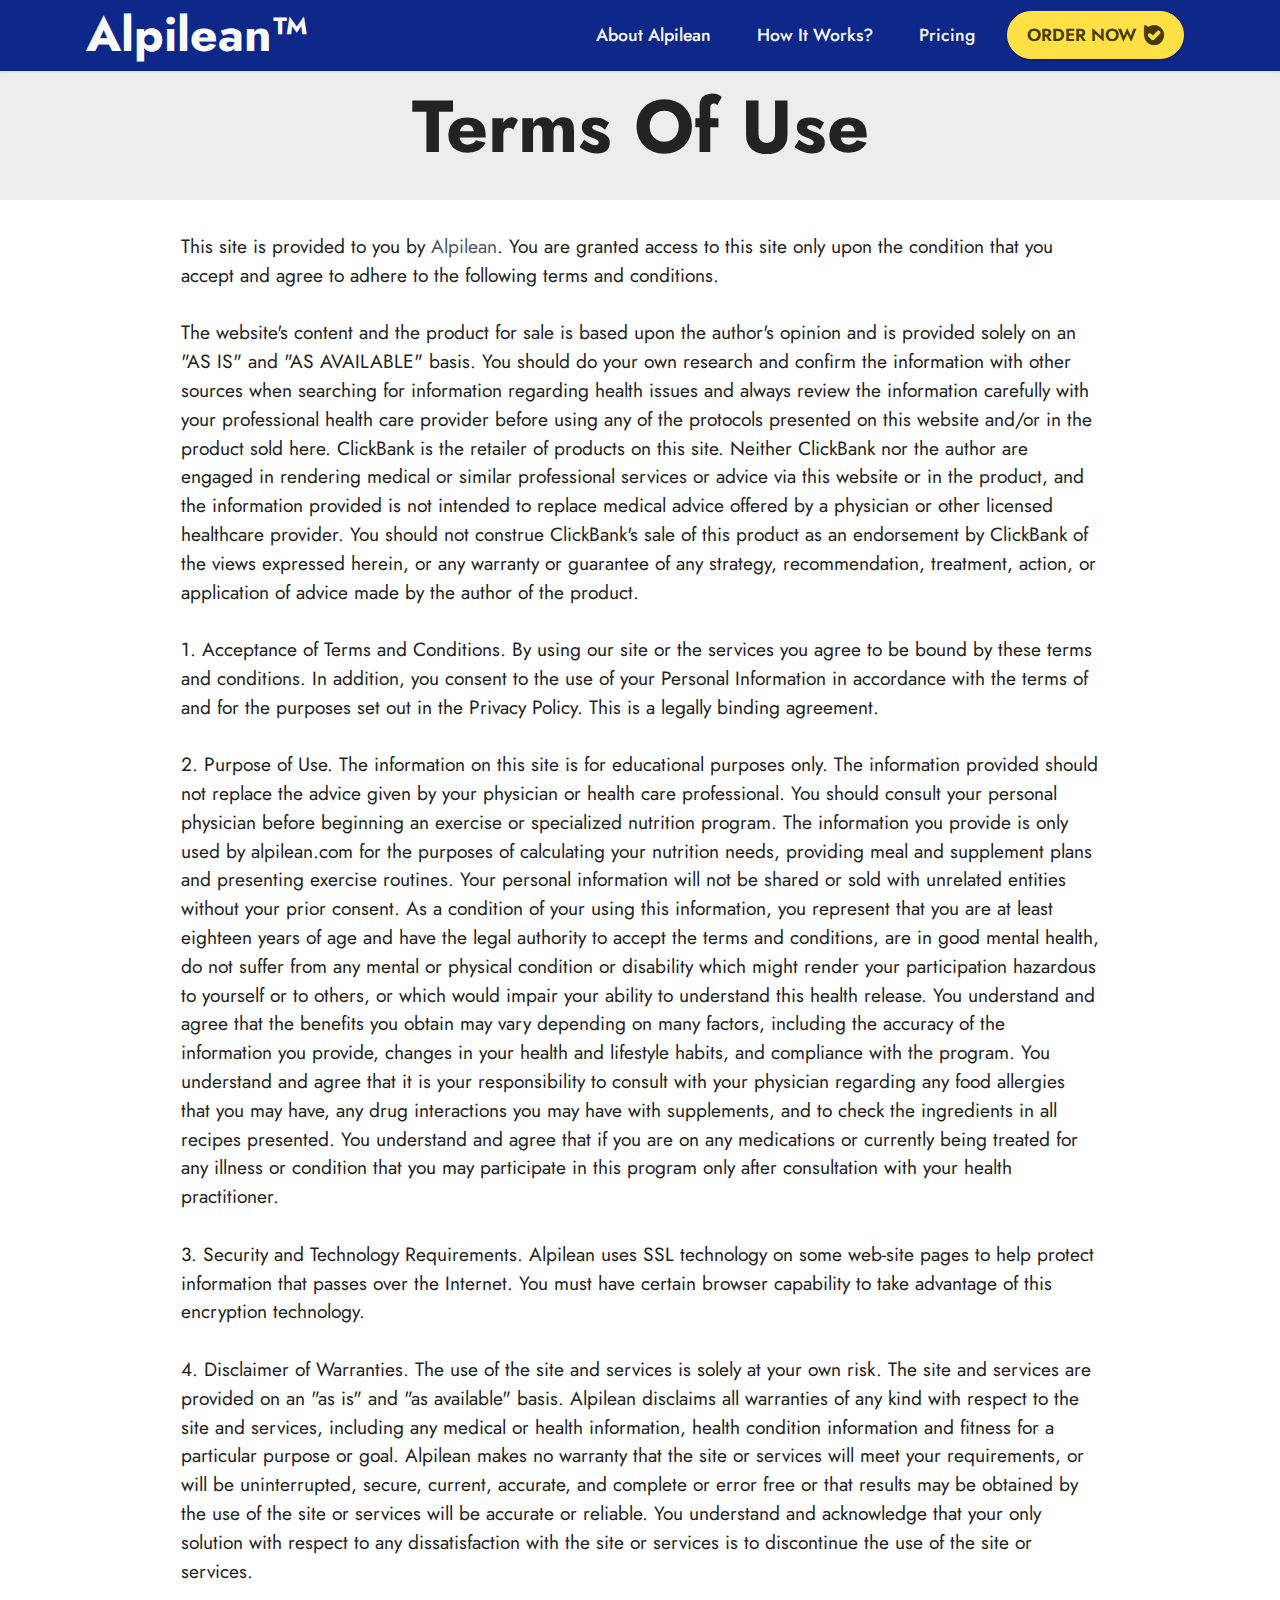
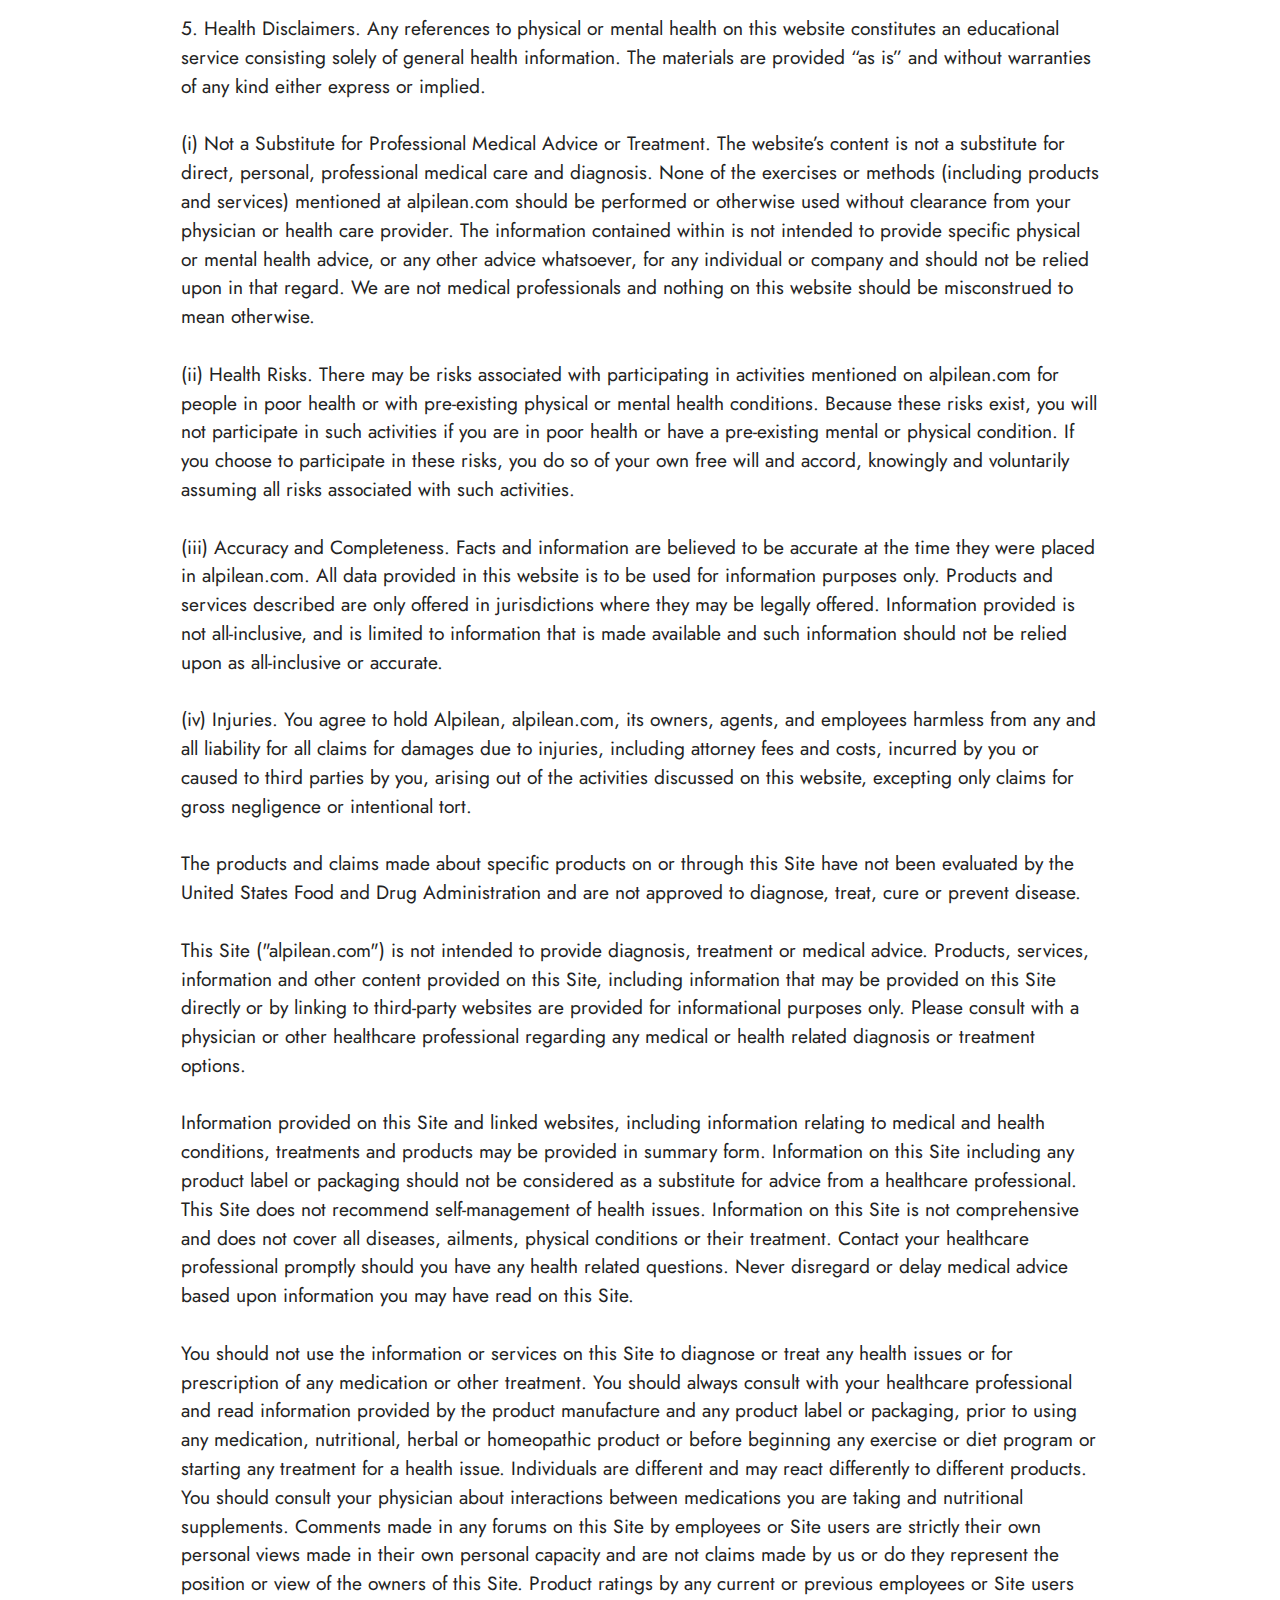
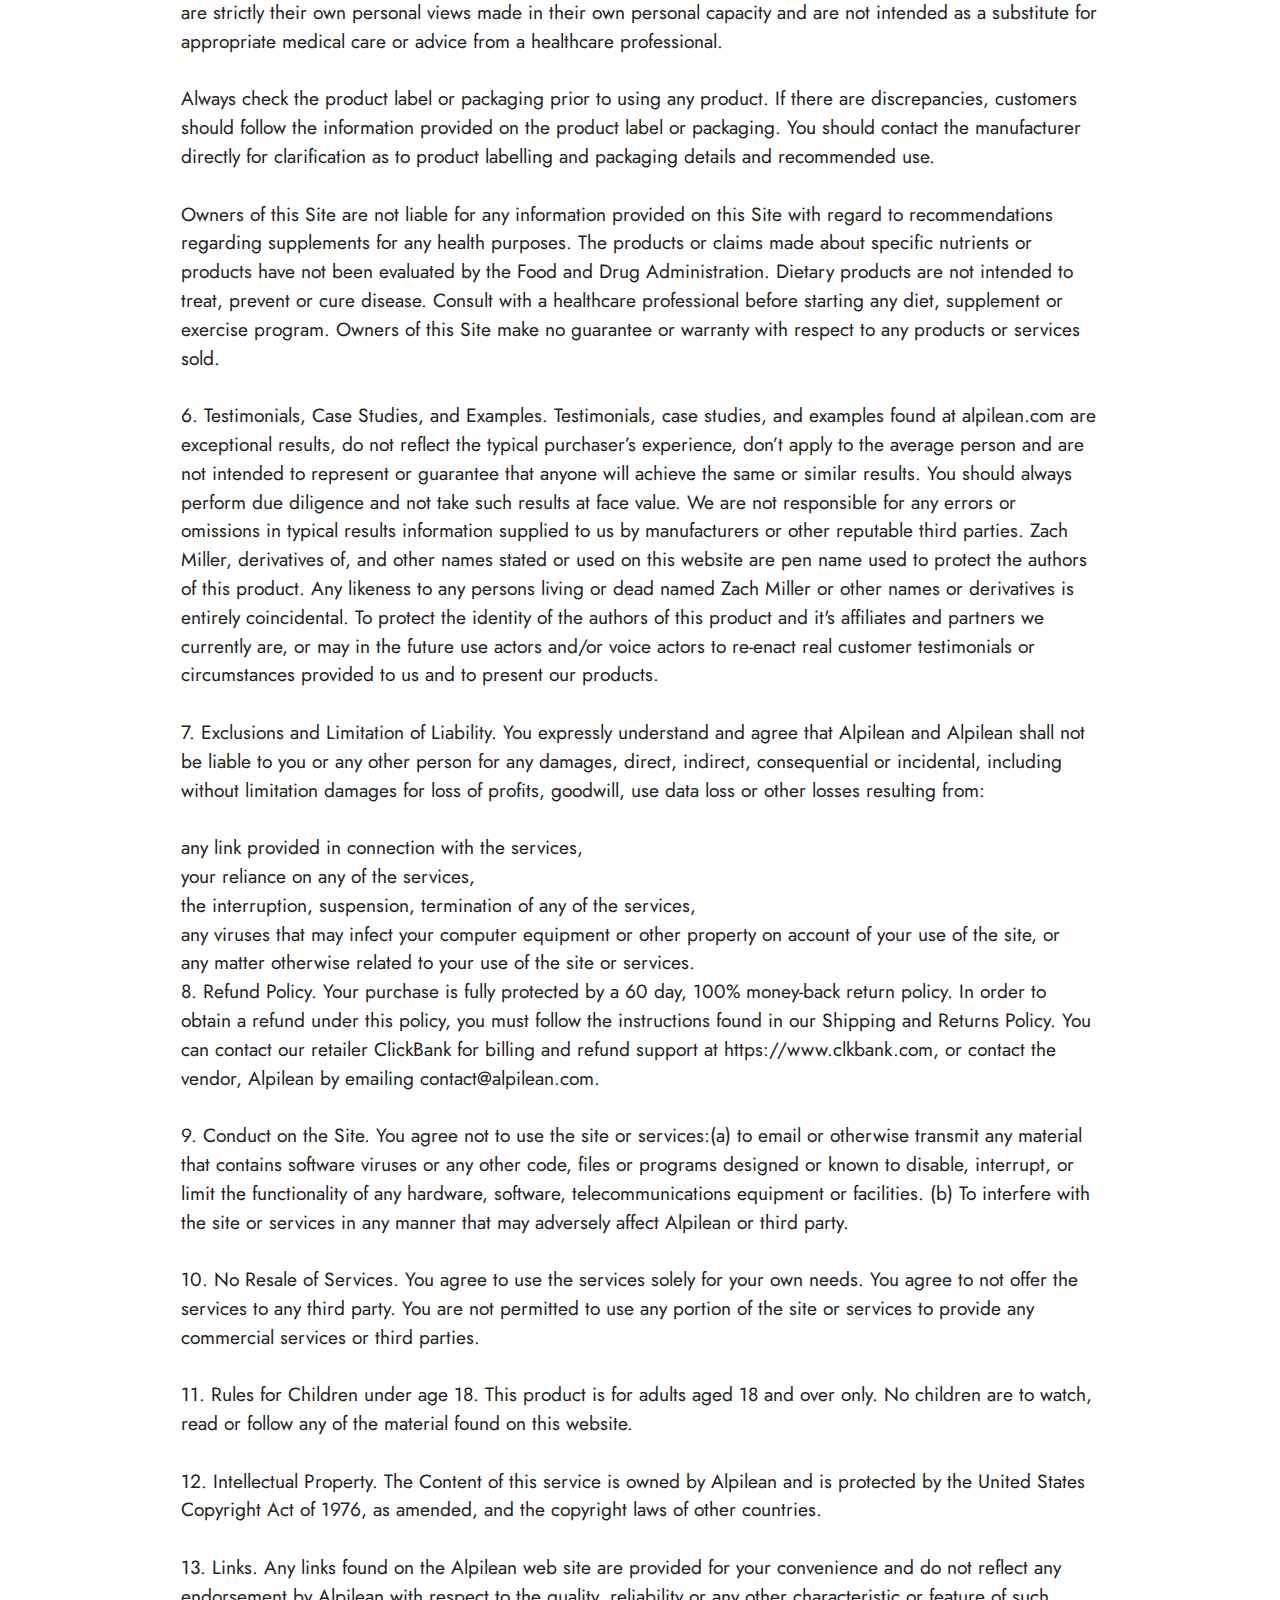
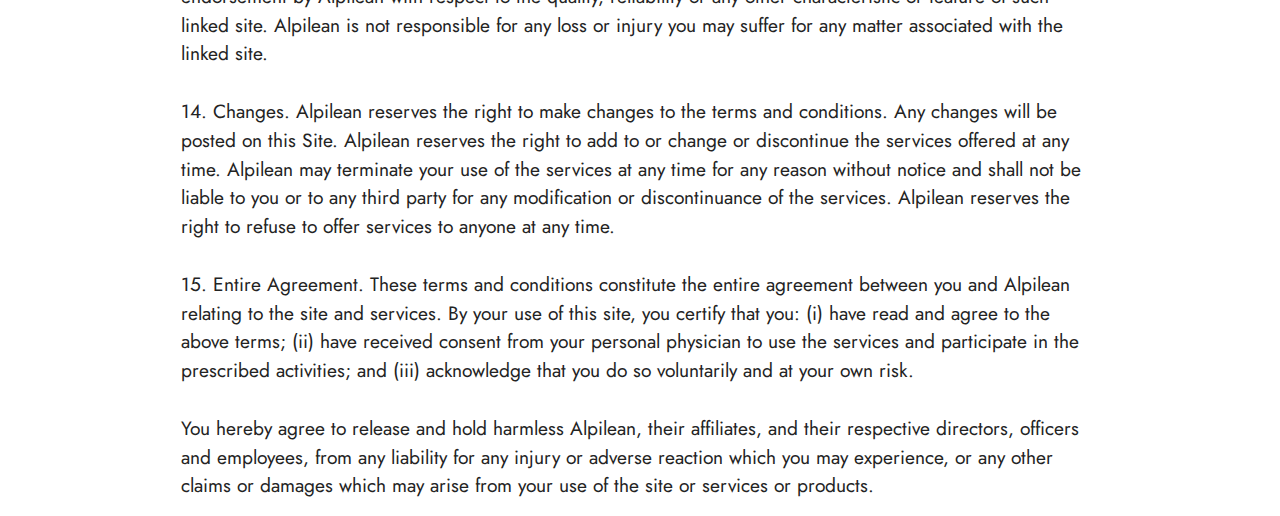
<file: page1.html>
<!DOCTYPE html>
<html  >
<head>
  
  <meta charset="UTF-8">
  <meta http-equiv="X-UA-Compatible" content="IE=edge">
  
  <meta name="twitter:card" content="summary_large_image"/>
  <meta name="twitter:image:src" content="">
  <meta property="og:image" content="">
  <meta name="twitter:title" content="Alpilean Terms Of Use">
  <meta name="viewport" content="width=device-width, initial-scale=1, minimum-scale=1">
  <link rel="shortcut icon" href="assets/images/favicon-main-128x128.png" type="image/x-icon">
  <meta name="description" content="By using the Alpilean website and/or purchasing Alpilean products, you agree to be bound by these terms of use.">
  
  
  <title>Alpilean Terms Of Use</title>
  <link rel="stylesheet" href="assets/bootstrap/css/bootstrap.min.css">
  <link rel="stylesheet" href="assets/bootstrap/css/bootstrap-grid.min.css">
  <link rel="stylesheet" href="assets/bootstrap/css/bootstrap-reboot.min.css">
  <link rel="stylesheet" href="assets/animatecss/animate.css">
  <link rel="stylesheet" href="assets/dropdown/css/style.css">
  <link rel="stylesheet" href="assets/socicon/css/styles.css">
  <link rel="stylesheet" href="assets/theme/css/style.css">
  <link rel="preload" href="https://fonts.googleapis.com/css?family=Jost:100,200,300,400,500,600,700,800,900,100i,200i,300i,400i,500i,600i,700i,800i,900i&display=swap" as="style" onload="this.onload=null;this.rel='stylesheet'">
  <noscript><link rel="stylesheet" href="https://fonts.googleapis.com/css?family=Jost:100,200,300,400,500,600,700,800,900,100i,200i,300i,400i,500i,600i,700i,800i,900i&display=swap"></noscript>
  <link rel="preload" as="style" href="assets/mobirise/css/mbr-additional.css"><link rel="stylesheet" href="assets/mobirise/css/mbr-additional.css" type="text/css">
  
  
  
  <meta http-equiv="content-language" content="en-us">
</head>
<body>
  
  <section data-bs-version="5.1" class="menu menu2 cid-tmAYGHW7QI" once="menu" id="menu2-29">
    
    <nav class="navbar navbar-dropdown navbar-expand-lg">
        <div class="container">
            <div class="navbar-brand">
                
                <span class="navbar-caption-wrap"><a class="navbar-caption text-white text-primary display-2" href="https://us-alpilean-the.com/">Alpilean™</a></span>
            </div>
            <button class="navbar-toggler" type="button" data-toggle="collapse" data-bs-toggle="collapse" data-target="#navbarSupportedContent" data-bs-target="#navbarSupportedContent" aria-controls="navbarNavAltMarkup" aria-expanded="false" aria-label="Toggle navigation">
                <div class="hamburger">
                    <span></span>
                    <span></span>
                    <span></span>
                    <span></span>
                </div>
            </button>
            <div class="collapse navbar-collapse" id="navbarSupportedContent">
                <ul class="navbar-nav nav-dropdown" data-app-modern-menu="true"><li class="nav-item"><a class="nav-link link text-white text-primary display-4" href="index.html#content4-4">About Alpilean</a>
                    </li><li class="nav-item"><a class="nav-link link text-white text-primary display-4" href="index.html#content4-6">How It Works?</a></li><li class="nav-item"><a class="nav-link link text-white text-primary display-4" href="index.html#content4-2f">Pricing</a></li></ul>
                
                <div class="navbar-buttons mbr-section-btn"><a class="btn btn-warning display-4" href="/order" rel="nofollow"><span class="socicon socicon-bale mbr-iconfont mbr-iconfont-btn" style="font-size: 20px;"></span>ORDER NOW</a></div>
            </div>
        </div>
    </nav>
</section>

<section data-bs-version="5.1" class="content4 cid-tjykehVjDn" id="content4-p">
    

    
    
    <div class="container">
        <div class="row justify-content-center">
            <div class="title col-md-12 col-lg-12">
                <h3 class="mbr-section-title mbr-fonts-style align-center mb-4 display-1"><strong>Terms Of Use</strong></h3>
                
                
            </div>
        </div>
    </div>
</section>

<section data-bs-version="5.1" class="content5 cid-sKy7tkCOig cid-tjykeHYRPt" id="content5-q">
    
    <div class="container">
        <div class="row justify-content-center">
            <div class="col-md-12 col-lg-10">
                
                
                <p class="mbr-text mbr-fonts-style display-7">This site is provided to you by <a href="https://us-alpilean-the.com/" class="text-primary">Alpilean</a>. You are granted access to this site only upon the condition that you accept and agree to adhere to the following terms and conditions.
<br>
<br>The website's content and the product for sale is based upon the author's opinion and is provided solely on an "AS IS" and "AS AVAILABLE" basis. You should do your own research and confirm the information with other sources when searching for information regarding health issues and always review the information carefully with your professional health care provider before using any of the protocols presented on this website and/or in the product sold here. ClickBank is the retailer of products on this site. Neither ClickBank nor the author are engaged in rendering medical or similar professional services or advice via this website or in the product, and the information provided is not intended to replace medical advice offered by a physician or other licensed healthcare provider. You should not construe ClickBank's sale of this product as an endorsement by ClickBank of the views expressed herein, or any warranty or guarantee of any strategy, recommendation, treatment, action, or application of advice made by the author of the product.
<br>
<br>1. Acceptance of Terms and Conditions. By using our site or the services you agree to be bound by these terms and conditions. In addition, you consent to the use of your Personal Information in accordance with the terms of and for the purposes set out in the Privacy Policy. This is a legally binding agreement.
<br>
<br>2. Purpose of Use. The information on this site is for educational purposes only. The information provided should not replace the advice given by your physician or health care professional. You should consult your personal physician before beginning an exercise or specialized nutrition program. The information you provide is only used by alpilean.com for the purposes of calculating your nutrition needs, providing meal and supplement plans and presenting exercise routines. Your personal information will not be shared or sold with unrelated entities without your prior consent. As a condition of your using this information, you represent that you are at least eighteen years of age and have the legal authority to accept the terms and conditions, are in good mental health, do not suffer from any mental or physical condition or disability which might render your participation hazardous to yourself or to others, or which would impair your ability to understand this health release. You understand and agree that the benefits you obtain may vary depending on many factors, including the accuracy of the information you provide, changes in your health and lifestyle habits, and compliance with the program. You understand and agree that it is your responsibility to consult with your physician regarding any food allergies that you may have, any drug interactions you may have with supplements, and to check the ingredients in all recipes presented. You understand and agree that if you are on any medications or currently being treated for any illness or condition that you may participate in this program only after consultation with your health practitioner.
<br>
<br>3. Security and Technology Requirements. Alpilean uses SSL technology on some web-site pages to help protect information that passes over the Internet. You must have certain browser capability to take advantage of this encryption technology.
<br>
<br>4. Disclaimer of Warranties. The use of the site and services is solely at your own risk. The site and services are provided on an "as is" and "as available" basis. Alpilean disclaims all warranties of any kind with respect to the site and services, including any medical or health information, health condition information and fitness for a particular purpose or goal. Alpilean makes no warranty that the site or services will meet your requirements, or will be uninterrupted, secure, current, accurate, and complete or error free or that results may be obtained by the use of the site or services will be accurate or reliable. You understand and acknowledge that your only solution with respect to any dissatisfaction with the site or services is to discontinue the use of the site or services.
<br>
<br>5. Health Disclaimers. Any references to physical or mental health on this website constitutes an educational service consisting solely of general health information. The materials are provided “as is” and without warranties of any kind either express or implied.
<br>
<br>(i) Not a Substitute for Professional Medical Advice or Treatment. The website’s content is not a substitute for direct, personal, professional medical care and diagnosis. None of the exercises or methods (including products and services) mentioned at alpilean.com should be performed or otherwise used without clearance from your physician or health care provider. The information contained within is not intended to provide specific physical or mental health advice, or any other advice whatsoever, for any individual or company and should not be relied upon in that regard. We are not medical professionals and nothing on this website should be misconstrued to mean otherwise.
<br>
<br>(ii) Health Risks. There may be risks associated with participating in activities mentioned on alpilean.com for people in poor health or with pre-existing physical or mental health conditions. Because these risks exist, you will not participate in such activities if you are in poor health or have a pre-existing mental or physical condition. If you choose to participate in these risks, you do so of your own free will and accord, knowingly and voluntarily assuming all risks associated with such activities.
<br>
<br>(iii) Accuracy and Completeness. Facts and information are believed to be accurate at the time they were placed in alpilean.com. All data provided in this website is to be used for information purposes only. Products and services described are only offered in jurisdictions where they may be legally offered. Information provided is not all-inclusive, and is limited to information that is made available and such information should not be relied upon as all-inclusive or accurate.
<br>
<br>(iv) Injuries. You agree to hold Alpilean, alpilean.com, its owners, agents, and employees harmless from any and all liability for all claims for damages due to injuries, including attorney fees and costs, incurred by you or caused to third parties by you, arising out of the activities discussed on this website, excepting only claims for gross negligence or intentional tort.
<br>
<br>The products and claims made about specific products on or through this Site have not been evaluated by the United States Food and Drug Administration and are not approved to diagnose, treat, cure or prevent disease.
<br>
<br>This Site ("alpilean.com") is not intended to provide diagnosis, treatment or medical advice. Products, services, information and other content provided on this Site, including information that may be provided on this Site directly or by linking to third-party websites are provided for informational purposes only. Please consult with a physician or other healthcare professional regarding any medical or health related diagnosis or treatment options.
<br>
<br>Information provided on this Site and linked websites, including information relating to medical and health conditions, treatments and products may be provided in summary form. Information on this Site including any product label or packaging should not be considered as a substitute for advice from a healthcare professional. This Site does not recommend self-management of health issues. Information on this Site is not comprehensive and does not cover all diseases, ailments, physical conditions or their treatment. Contact your healthcare professional promptly should you have any health related questions. Never disregard or delay medical advice based upon information you may have read on this Site.
<br>
<br>You should not use the information or services on this Site to diagnose or treat any health issues or for prescription of any medication or other treatment. You should always consult with your healthcare professional and read information provided by the product manufacture and any product label or packaging, prior to using any medication, nutritional, herbal or homeopathic product or before beginning any exercise or diet program or starting any treatment for a health issue. Individuals are different and may react differently to different products. You should consult your physician about interactions between medications you are taking and nutritional supplements. Comments made in any forums on this Site by employees or Site users are strictly their own personal views made in their own personal capacity and are not claims made by us or do they represent the position or view of the owners of this Site. Product ratings by any current or previous employees or Site users are strictly their own personal views made in their own personal capacity and are not intended as a substitute for appropriate medical care or advice from a healthcare professional.
<br>
<br>Always check the product label or packaging prior to using any product. If there are discrepancies, customers should follow the information provided on the product label or packaging. You should contact the manufacturer directly for clarification as to product labelling and packaging details and recommended use.
<br>
<br>Owners of this Site are not liable for any information provided on this Site with regard to recommendations regarding supplements for any health purposes. The products or claims made about specific nutrients or products have not been evaluated by the Food and Drug Administration. Dietary products are not intended to treat, prevent or cure disease. Consult with a healthcare professional before starting any diet, supplement or exercise program. Owners of this Site make no guarantee or warranty with respect to any products or services sold.
<br>
<br>6. Testimonials, Case Studies, and Examples. Testimonials, case studies, and examples found at alpilean.com are exceptional results, do not reflect the typical purchaser’s experience, don’t apply to the average person and are not intended to represent or guarantee that anyone will achieve the same or similar results. You should always perform due diligence and not take such results at face value. We are not responsible for any errors or omissions in typical results information supplied to us by manufacturers or other reputable third parties. Zach Miller, derivatives of, and other names stated or used on this website are pen name used to protect the authors of this product. Any likeness to any persons living or dead named Zach Miller or other names or derivatives is entirely coincidental. To protect the identity of the authors of this product and it's affiliates and partners we currently are, or may in the future use actors and/or voice actors to re-enact real customer testimonials or circumstances provided to us and to present our products.
<br>
<br>7. Exclusions and Limitation of Liability. You expressly understand and agree that Alpilean and Alpilean shall not be liable to you or any other person for any damages, direct, indirect, consequential or incidental, including without limitation damages for loss of profits, goodwill, use data loss or other losses resulting from:
<br>
<br>any link provided in connection with the services,
<br>your reliance on any of the services,
<br>the interruption, suspension, termination of any of the services,
<br>any viruses that may infect your computer equipment or other property on account of your use of the site, or
<br>any matter otherwise related to your use of the site or services.
<br>8. Refund Policy. Your purchase is fully protected by a 60 day, 100% money-back return policy. In order to obtain a refund under this policy, you must follow the instructions found in our Shipping and Returns Policy. You can contact our retailer ClickBank for billing and refund support at https://www.clkbank.com, or contact the vendor, Alpilean by emailing contact@alpilean.com.
<br>
<br>9. Conduct on the Site. You agree not to use the site or services:(a) to email or otherwise transmit any material that contains software viruses or any other code, files or programs designed or known to disable, interrupt, or limit the functionality of any hardware, software, telecommunications equipment or facilities. (b) To interfere with the site or services in any manner that may adversely affect Alpilean or third party.
<br>
<br>10. No Resale of Services. You agree to use the services solely for your own needs. You agree to not offer the services to any third party. You are not permitted to use any portion of the site or services to provide any commercial services or third parties.
<br>
<br>11. Rules for Children under age 18. This product is for adults aged 18 and over only. No children are to watch, read or follow any of the material found on this website.
<br>
<br>12. Intellectual Property. The Content of this service is owned by Alpilean and is protected by the United States Copyright Act of 1976, as amended, and the copyright laws of other countries.
<br>
<br>13. Links. Any links found on the Alpilean web site are provided for your convenience and do not reflect any endorsement by Alpilean with respect to the quality, reliability or any other characteristic or feature of such linked site. Alpilean is not responsible for any loss or injury you may suffer for any matter associated with the linked site.
<br>
<br>14. Changes. Alpilean reserves the right to make changes to the terms and conditions. Any changes will be posted on this Site. Alpilean reserves the right to add to or change or discontinue the services offered at any time. Alpilean may terminate your use of the services at any time for any reason without notice and shall not be liable to you or to any third party for any modification or discontinuance of the services. Alpilean reserves the right to refuse to offer services to anyone at any time.
<br>
<br>15. Entire Agreement. These terms and conditions constitute the entire agreement between you and Alpilean relating to the site and services. By your use of this site, you certify that you: (i) have read and agree to the above terms; (ii) have received consent from your personal physician to use the services and participate in the prescribed activities; and (iii) acknowledge that you do so voluntarily and at your own risk.
<br>
<br>You hereby agree to release and hold harmless Alpilean, their affiliates, and their respective directors, officers and employees, from any liability for any injury or adverse reaction which you may experience, or any other claims or damages which may arise from your use of the site or services or products.</p>
            </div>
        </div>
    </div>
</section>


<script src="assets/bootstrap/js/bootstrap.bundle.min.js"></script>
  <script src="assets/smoothscroll/smooth-scroll.js"></script>
  <script src="assets/ytplayer/index.js"></script>
  <script src="assets/dropdown/js/navbar-dropdown.js"></script>
  <script src="assets/theme/js/script.js"></script>
  
  
  
 <div id="scrollToTop" class="scrollToTop mbr-arrow-up"><a style="text-align: center;"><i class="mbr-arrow-up-icon mbr-arrow-up-icon-cm cm-icon cm-icon-smallarrow-up"></i></a></div>
    <input name="animation" type="hidden">
  </body>
</html>
</file>
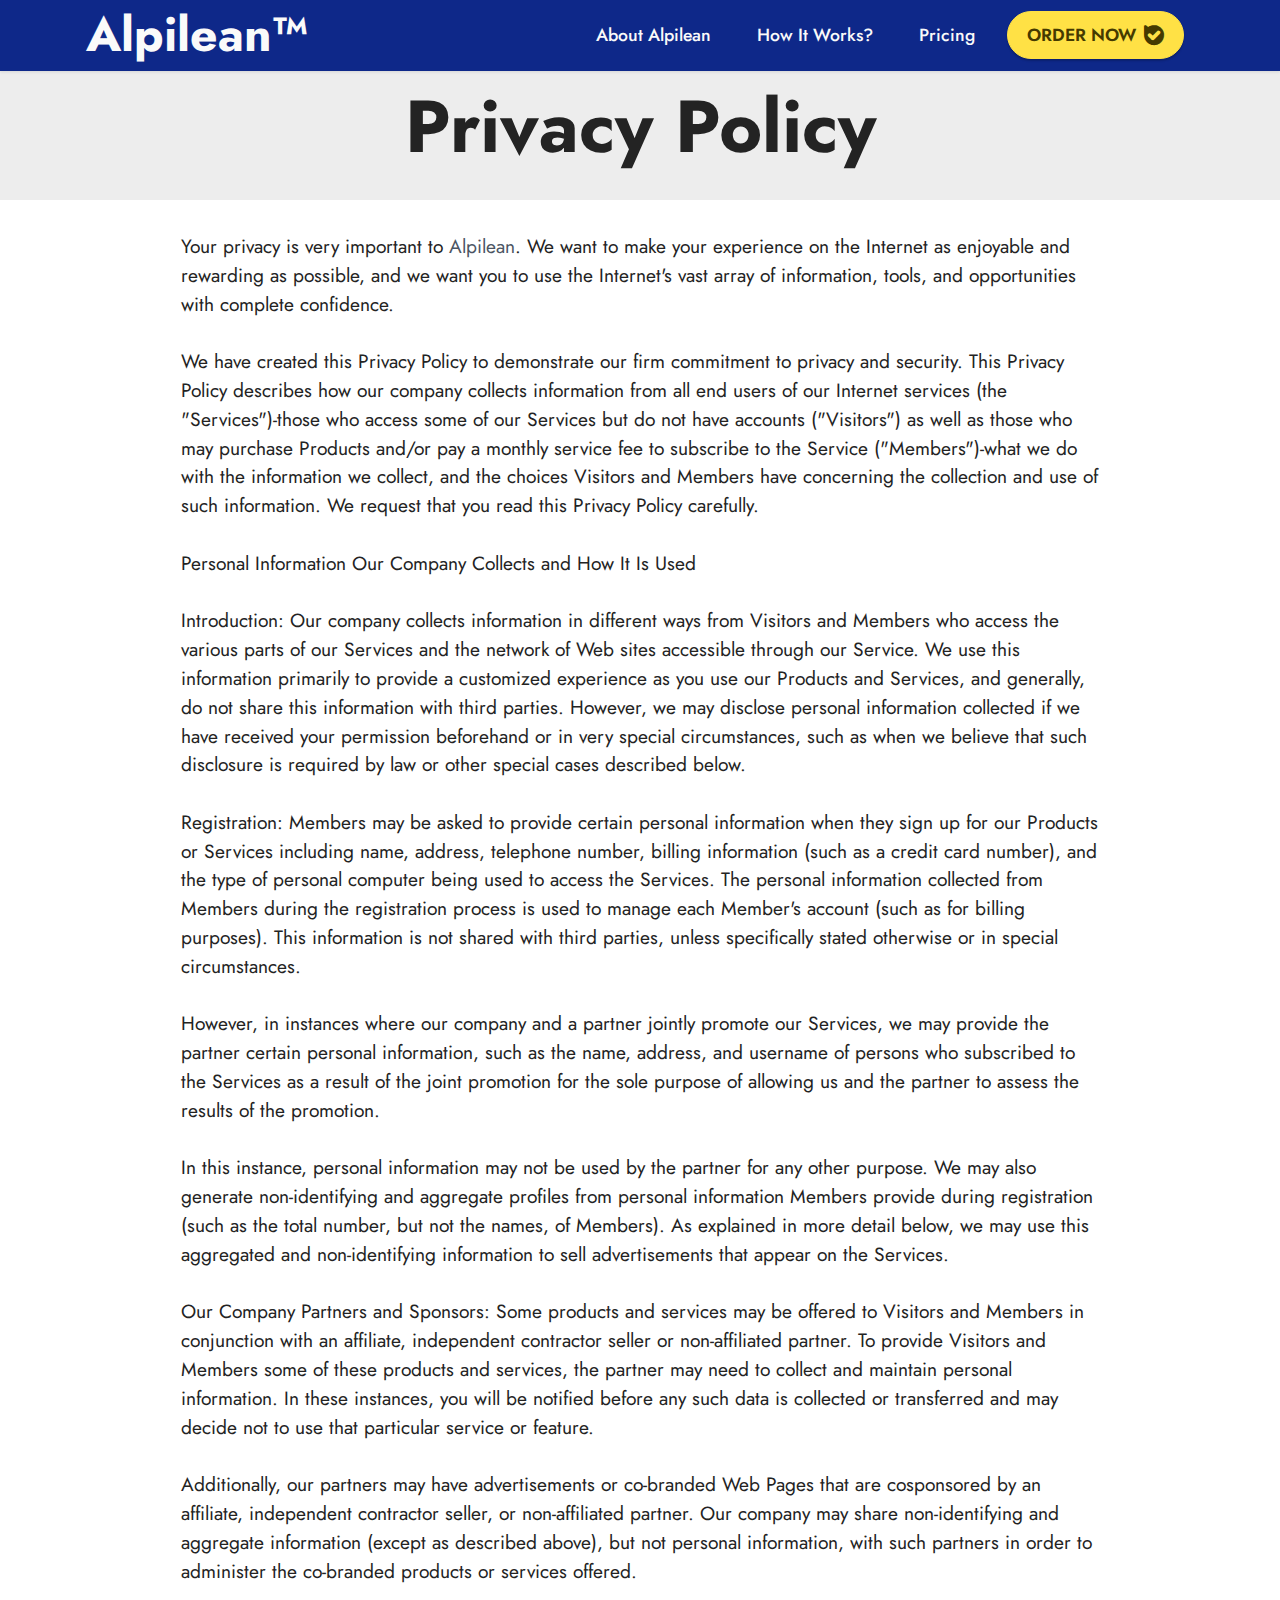
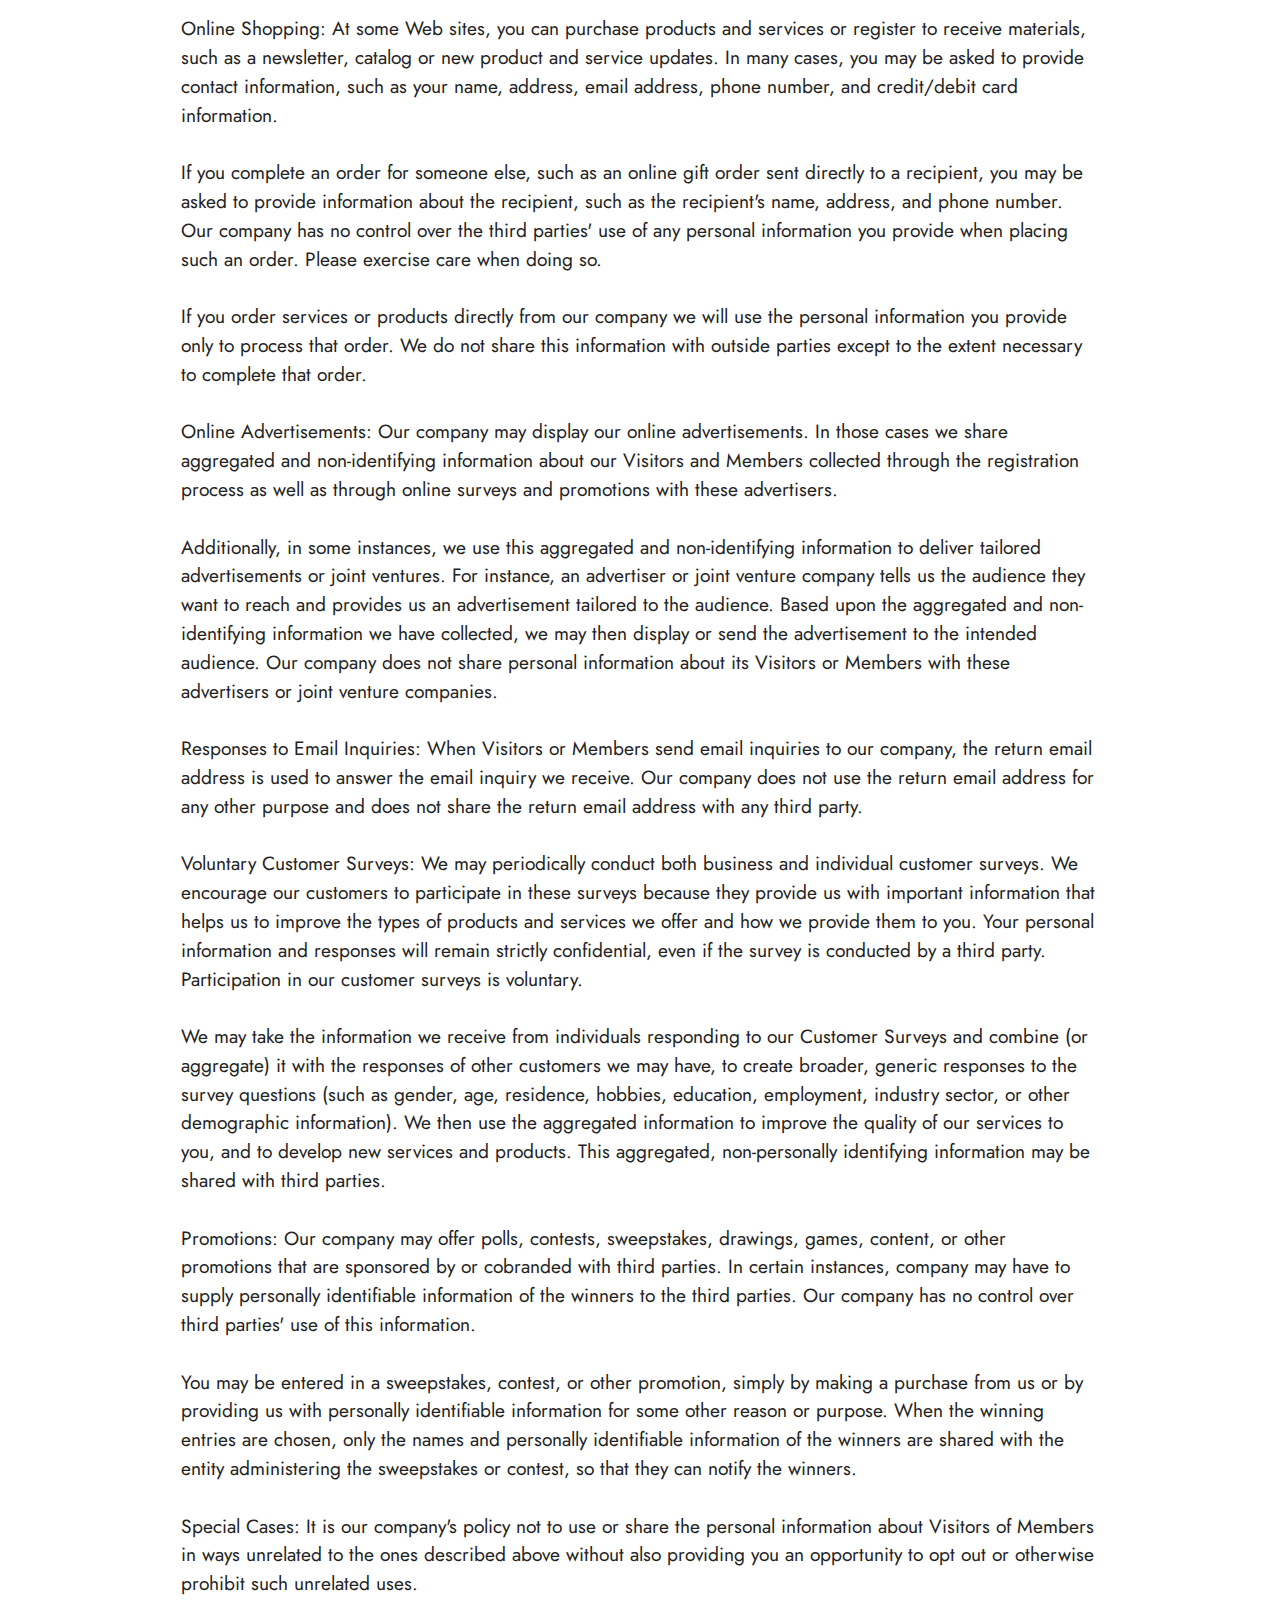
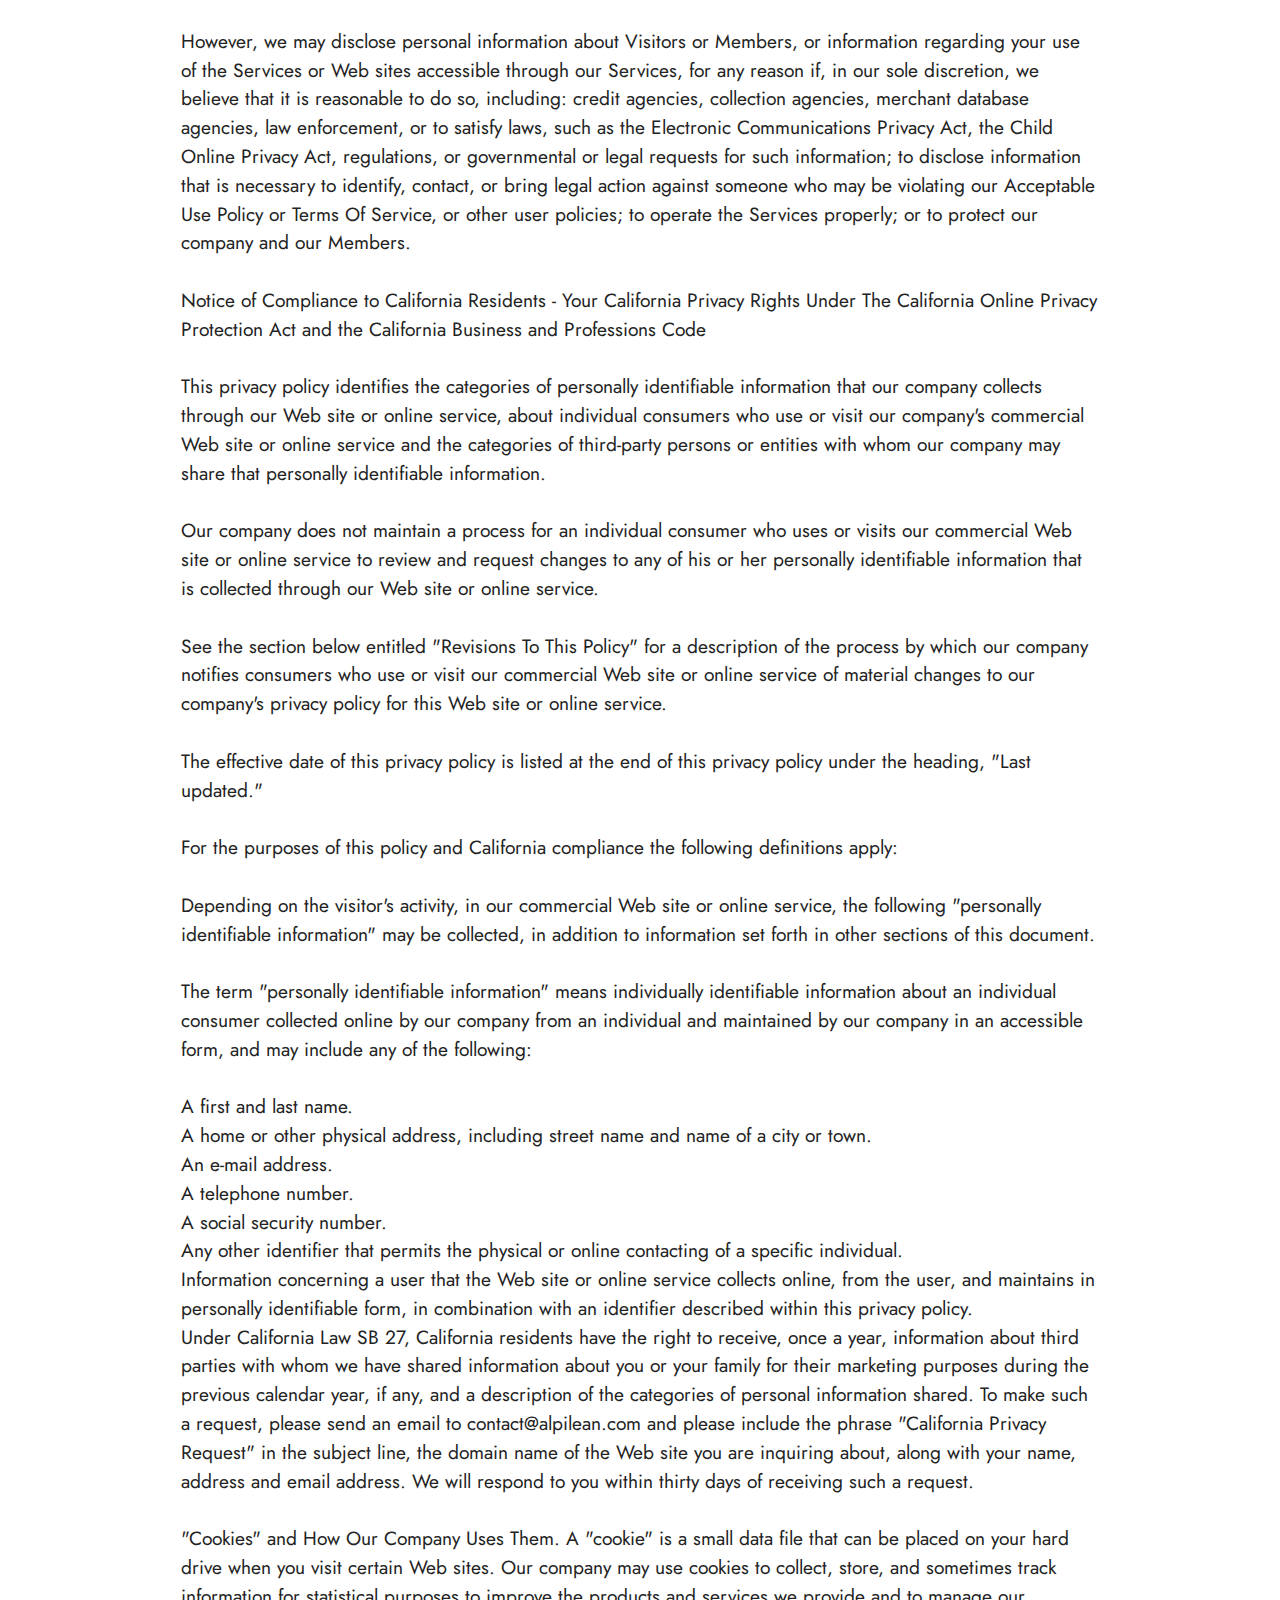
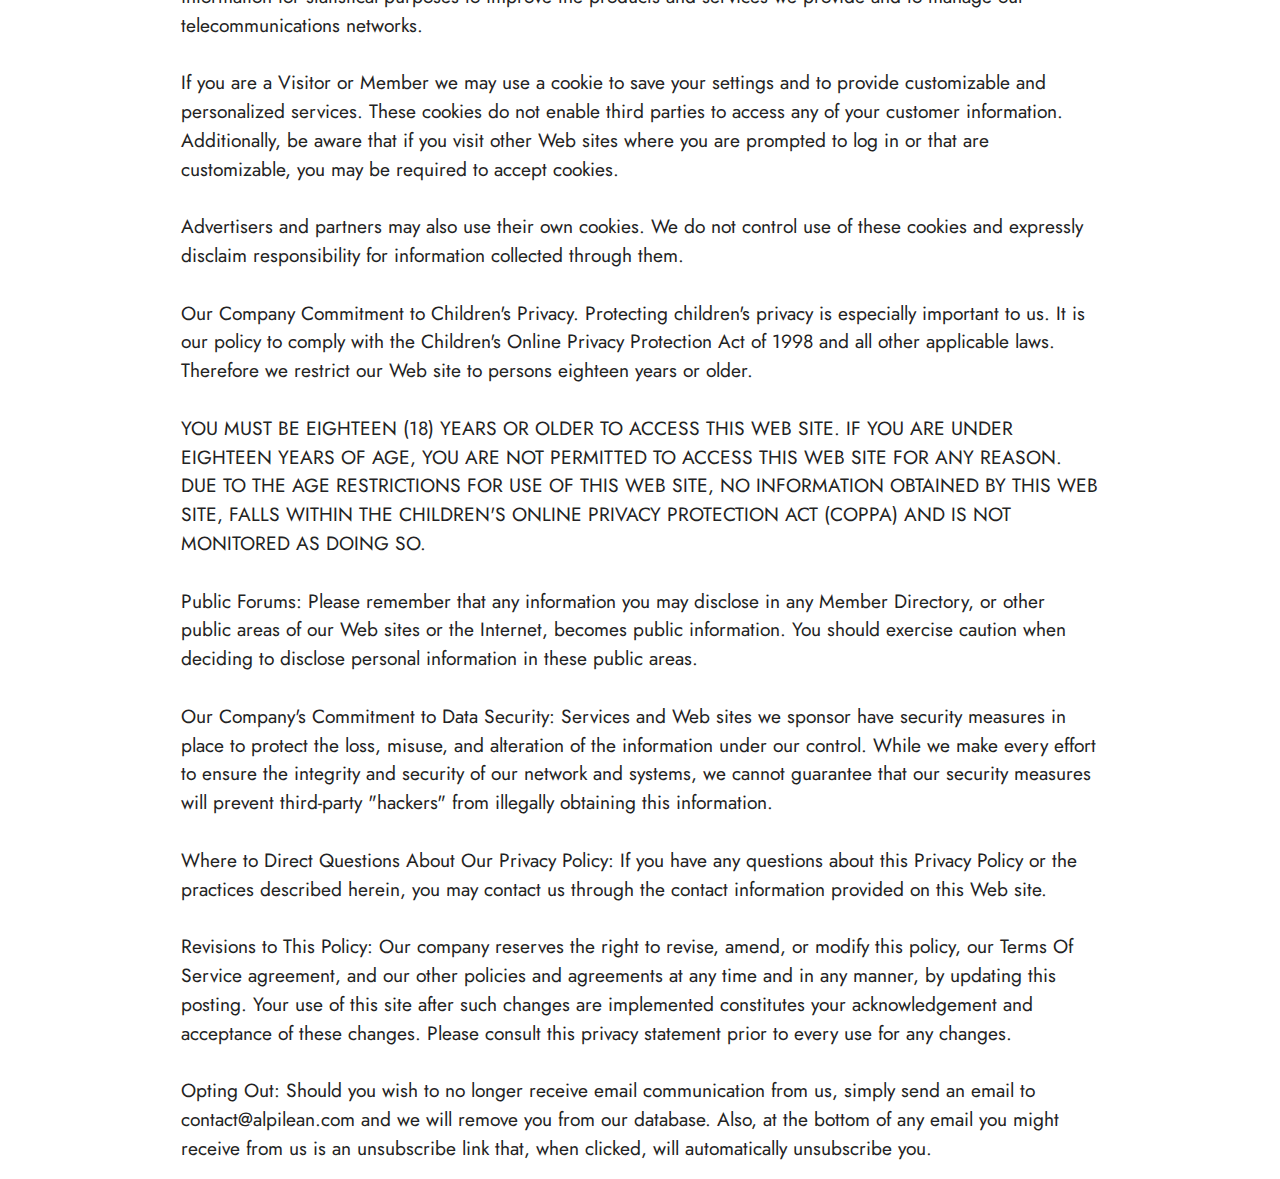
<file: page2.html>
<!DOCTYPE html>
<html  >
<head>
  
  <meta charset="UTF-8">
  <meta http-equiv="X-UA-Compatible" content="IE=edge">
  
  <meta name="twitter:card" content="summary_large_image"/>
  <meta name="twitter:image:src" content="">
  <meta property="og:image" content="">
  <meta name="twitter:title" content="Alpilean Privacy Policy">
  <meta name="viewport" content="width=device-width, initial-scale=1, minimum-scale=1">
  <link rel="shortcut icon" href="assets/images/favicon-main-128x128.png" type="image/x-icon">
  <meta name="description" content="The Alpilean Privacy Policy outlines the information that we collect about our users and how we use it.">
  
  
  <title>Alpilean Privacy Policy</title>
  <link rel="stylesheet" href="assets/bootstrap/css/bootstrap.min.css">
  <link rel="stylesheet" href="assets/bootstrap/css/bootstrap-grid.min.css">
  <link rel="stylesheet" href="assets/bootstrap/css/bootstrap-reboot.min.css">
  <link rel="stylesheet" href="assets/animatecss/animate.css">
  <link rel="stylesheet" href="assets/dropdown/css/style.css">
  <link rel="stylesheet" href="assets/socicon/css/styles.css">
  <link rel="stylesheet" href="assets/theme/css/style.css">
  <link rel="preload" href="https://fonts.googleapis.com/css?family=Jost:100,200,300,400,500,600,700,800,900,100i,200i,300i,400i,500i,600i,700i,800i,900i&display=swap" as="style" onload="this.onload=null;this.rel='stylesheet'">
  <noscript><link rel="stylesheet" href="https://fonts.googleapis.com/css?family=Jost:100,200,300,400,500,600,700,800,900,100i,200i,300i,400i,500i,600i,700i,800i,900i&display=swap"></noscript>
  <link rel="preload" as="style" href="assets/mobirise/css/mbr-additional.css"><link rel="stylesheet" href="assets/mobirise/css/mbr-additional.css" type="text/css">
  
  
  
  <meta http-equiv="content-language" content="en-us">
</head>
<body>
  
  <section data-bs-version="5.1" class="menu menu2 cid-tmAYGHW7QI" once="menu" id="menu2-29">
    
    <nav class="navbar navbar-dropdown navbar-expand-lg">
        <div class="container">
            <div class="navbar-brand">
                
                <span class="navbar-caption-wrap"><a class="navbar-caption text-white text-primary display-2" href="https://us-alpilean-the.com/">Alpilean™</a></span>
            </div>
            <button class="navbar-toggler" type="button" data-toggle="collapse" data-bs-toggle="collapse" data-target="#navbarSupportedContent" data-bs-target="#navbarSupportedContent" aria-controls="navbarNavAltMarkup" aria-expanded="false" aria-label="Toggle navigation">
                <div class="hamburger">
                    <span></span>
                    <span></span>
                    <span></span>
                    <span></span>
                </div>
            </button>
            <div class="collapse navbar-collapse" id="navbarSupportedContent">
                <ul class="navbar-nav nav-dropdown" data-app-modern-menu="true"><li class="nav-item"><a class="nav-link link text-white text-primary display-4" href="index.html#content4-4">About Alpilean</a>
                    </li><li class="nav-item"><a class="nav-link link text-white text-primary display-4" href="index.html#content4-6">How It Works?</a></li><li class="nav-item"><a class="nav-link link text-white text-primary display-4" href="index.html#content4-2f">Pricing</a></li></ul>
                
                <div class="navbar-buttons mbr-section-btn"><a class="btn btn-warning display-4" href="/order" rel="nofollow"><span class="socicon socicon-bale mbr-iconfont mbr-iconfont-btn" style="font-size: 20px;"></span>ORDER NOW</a></div>
            </div>
        </div>
    </nav>
</section>

<section data-bs-version="5.1" class="content4 cid-tjyl2OW9zY" id="content4-w">
    

    
    
    <div class="container">
        <div class="row justify-content-center">
            <div class="title col-md-12 col-lg-12">
                <h3 class="mbr-section-title mbr-fonts-style align-center mb-4 display-1"><strong>Privacy Policy</strong></h3>
                
                
            </div>
        </div>
    </div>
</section>

<section data-bs-version="5.1" class="content5 cid-sKy7tkCOig cid-tjyl36S2Rx" id="content5-x">
    
    <div class="container">
        <div class="row justify-content-center">
            <div class="col-md-12 col-lg-10">
                
                
                <p class="mbr-text mbr-fonts-style display-7">Your privacy is very important to <a href="https://us-alpilean-the.com/" class="text-primary">Alpilean</a>. We want to make your experience on the Internet as enjoyable and rewarding as possible, and we want you to use the Internet's vast array of information, tools, and opportunities with complete confidence.
<br>
<br>We have created this Privacy Policy to demonstrate our firm commitment to privacy and security. This Privacy Policy describes how our company collects information from all end users of our Internet services (the "Services")-those who access some of our Services but do not have accounts ("Visitors") as well as those who may purchase Products and/or pay a monthly service fee to subscribe to the Service ("Members")-what we do with the information we collect, and the choices Visitors and Members have concerning the collection and use of such information. We request that you read this Privacy Policy carefully.
<br>
<br>Personal Information Our Company Collects and How It Is Used
<br>
<br>Introduction: Our company collects information in different ways from Visitors and Members who access the various parts of our Services and the network of Web sites accessible through our Service. We use this information primarily to provide a customized experience as you use our Products and Services, and generally, do not share this information with third parties. However, we may disclose personal information collected if we have received your permission beforehand or in very special circumstances, such as when we believe that such disclosure is required by law or other special cases described below.
<br>
<br>Registration: Members may be asked to provide certain personal information when they sign up for our Products or Services including name, address, telephone number, billing information (such as a credit card number), and the type of personal computer being used to access the Services. The personal information collected from Members during the registration process is used to manage each Member's account (such as for billing purposes). This information is not shared with third parties, unless specifically stated otherwise or in special circumstances.
<br>
<br>However, in instances where our company and a partner jointly promote our Services, we may provide the partner certain personal information, such as the name, address, and username of persons who subscribed to the Services as a result of the joint promotion for the sole purpose of allowing us and the partner to assess the results of the promotion.
<br>
<br>In this instance, personal information may not be used by the partner for any other purpose. We may also generate non-identifying and aggregate profiles from personal information Members provide during registration (such as the total number, but not the names, of Members). As explained in more detail below, we may use this aggregated and non-identifying information to sell advertisements that appear on the Services.
<br>
<br>Our Company Partners and Sponsors: Some products and services may be offered to Visitors and Members in conjunction with an affiliate, independent contractor seller or non-affiliated partner. To provide Visitors and Members some of these products and services, the partner may need to collect and maintain personal information. In these instances, you will be notified before any such data is collected or transferred and may decide not to use that particular service or feature.
<br>
<br>Additionally, our partners may have advertisements or co-branded Web Pages that are cosponsored by an affiliate, independent contractor seller, or non-affiliated partner. Our company may share non-identifying and aggregate information (except as described above), but not personal information, with such partners in order to administer the co-branded products or services offered.
<br>
<br>Online Shopping: At some Web sites, you can purchase products and services or register to receive materials, such as a newsletter, catalog or new product and service updates. In many cases, you may be asked to provide contact information, such as your name, address, email address, phone number, and credit/debit card information.
<br>
<br>If you complete an order for someone else, such as an online gift order sent directly to a recipient, you may be asked to provide information about the recipient, such as the recipient's name, address, and phone number. Our company has no control over the third parties' use of any personal information you provide when placing such an order. Please exercise care when doing so.
<br>
<br>If you order services or products directly from our company we will use the personal information you provide only to process that order. We do not share this information with outside parties except to the extent necessary to complete that order.
<br>
<br>Online Advertisements: Our company may display our online advertisements. In those cases we share aggregated and non-identifying information about our Visitors and Members collected through the registration process as well as through online surveys and promotions with these advertisers.
<br>
<br>Additionally, in some instances, we use this aggregated and non-identifying information to deliver tailored advertisements or joint ventures. For instance, an advertiser or joint venture company tells us the audience they want to reach and provides us an advertisement tailored to the audience. Based upon the aggregated and non-identifying information we have collected, we may then display or send the advertisement to the intended audience. Our company does not share personal information about its Visitors or Members with these advertisers or joint venture companies.
<br>
<br>Responses to Email Inquiries: When Visitors or Members send email inquiries to our company, the return email address is used to answer the email inquiry we receive. Our company does not use the return email address for any other purpose and does not share the return email address with any third party.
<br>
<br>Voluntary Customer Surveys: We may periodically conduct both business and individual customer surveys. We encourage our customers to participate in these surveys because they provide us with important information that helps us to improve the types of products and services we offer and how we provide them to you. Your personal information and responses will remain strictly confidential, even if the survey is conducted by a third party. Participation in our customer surveys is voluntary.
<br>
<br>We may take the information we receive from individuals responding to our Customer Surveys and combine (or aggregate) it with the responses of other customers we may have, to create broader, generic responses to the survey questions (such as gender, age, residence, hobbies, education, employment, industry sector, or other demographic information). We then use the aggregated information to improve the quality of our services to you, and to develop new services and products. This aggregated, non-personally identifying information may be shared with third parties.
<br>
<br>Promotions: Our company may offer polls, contests, sweepstakes, drawings, games, content, or other promotions that are sponsored by or cobranded with third parties. In certain instances, company may have to supply personally identifiable information of the winners to the third parties. Our company has no control over third parties' use of this information.
<br>
<br>You may be entered in a sweepstakes, contest, or other promotion, simply by making a purchase from us or by providing us with personally identifiable information for some other reason or purpose. When the winning entries are chosen, only the names and personally identifiable information of the winners are shared with the entity administering the sweepstakes or contest, so that they can notify the winners.
<br>
<br>Special Cases: It is our company's policy not to use or share the personal information about Visitors of Members in ways unrelated to the ones described above without also providing you an opportunity to opt out or otherwise prohibit such unrelated uses.
<br>
<br>However, we may disclose personal information about Visitors or Members, or information regarding your use of the Services or Web sites accessible through our Services, for any reason if, in our sole discretion, we believe that it is reasonable to do so, including: credit agencies, collection agencies, merchant database agencies, law enforcement, or to satisfy laws, such as the Electronic Communications Privacy Act, the Child Online Privacy Act, regulations, or governmental or legal requests for such information; to disclose information that is necessary to identify, contact, or bring legal action against someone who may be violating our Acceptable Use Policy or Terms Of Service, or other user policies; to operate the Services properly; or to protect our company and our Members.
<br>
<br>Notice of Compliance to California Residents - Your California Privacy Rights Under The California Online Privacy Protection Act and the California Business and Professions Code
<br>
<br>This privacy policy identifies the categories of personally identifiable information that our company collects through our Web site or online service, about individual consumers who use or visit our company's commercial Web site or online service and the categories of third-party persons or entities with whom our company may share that personally identifiable information.
<br>
<br>Our company does not maintain a process for an individual consumer who uses or visits our commercial Web site or online service to review and request changes to any of his or her personally identifiable information that is collected through our Web site or online service.
<br>
<br>See the section below entitled "Revisions To This Policy" for a description of the process by which our company notifies consumers who use or visit our commercial Web site or online service of material changes to our company's privacy policy for this Web site or online service.
<br>
<br>The effective date of this privacy policy is listed at the end of this privacy policy under the heading, "Last updated."
<br>
<br>For the purposes of this policy and California compliance the following definitions apply:
<br>
<br>Depending on the visitor's activity, in our commercial Web site or online service, the following "personally identifiable information" may be collected, in addition to information set forth in other sections of this document.
<br>
<br>The term "personally identifiable information" means individually identifiable information about an individual consumer collected online by our company from an individual and maintained by our company in an accessible form, and may include any of the following:
<br>
<br>A first and last name.
<br>A home or other physical address, including street name and name of a city or town.
<br>An e-mail address.
<br>A telephone number.
<br>A social security number.
<br>Any other identifier that permits the physical or online contacting of a specific individual.
<br>Information concerning a user that the Web site or online service collects online, from the user, and maintains in personally identifiable form, in combination with an identifier described within this privacy policy.
<br>Under California Law SB 27, California residents have the right to receive, once a year, information about third parties with whom we have shared information about you or your family for their marketing purposes during the previous calendar year, if any, and a description of the categories of personal information shared. To make such a request, please send an email to contact@alpilean.com and please include the phrase "California Privacy Request" in the subject line, the domain name of the Web site you are inquiring about, along with your name, address and email address. We will respond to you within thirty days of receiving such a request.
<br>
<br>"Cookies" and How Our Company Uses Them. A "cookie" is a small data file that can be placed on your hard drive when you visit certain Web sites. Our company may use cookies to collect, store, and sometimes track information for statistical purposes to improve the products and services we provide and to manage our telecommunications networks.
<br>
<br>If you are a Visitor or Member we may use a cookie to save your settings and to provide customizable and personalized services. These cookies do not enable third parties to access any of your customer information. Additionally, be aware that if you visit other Web sites where you are prompted to log in or that are customizable, you may be required to accept cookies.
<br>
<br>Advertisers and partners may also use their own cookies. We do not control use of these cookies and expressly disclaim responsibility for information collected through them.
<br>
<br>Our Company Commitment to Children's Privacy. Protecting children's privacy is especially important to us. It is our policy to comply with the Children's Online Privacy Protection Act of 1998 and all other applicable laws. Therefore we restrict our Web site to persons eighteen years or older.
<br>
<br>YOU MUST BE EIGHTEEN (18) YEARS OR OLDER TO ACCESS THIS WEB SITE. IF YOU ARE UNDER EIGHTEEN YEARS OF AGE, YOU ARE NOT PERMITTED TO ACCESS THIS WEB SITE FOR ANY REASON. DUE TO THE AGE RESTRICTIONS FOR USE OF THIS WEB SITE, NO INFORMATION OBTAINED BY THIS WEB SITE, FALLS WITHIN THE CHILDREN'S ONLINE PRIVACY PROTECTION ACT (COPPA) AND IS NOT MONITORED AS DOING SO.
<br>
<br>Public Forums: Please remember that any information you may disclose in any Member Directory, or other public areas of our Web sites or the Internet, becomes public information. You should exercise caution when deciding to disclose personal information in these public areas.
<br>
<br>Our Company's Commitment to Data Security: Services and Web sites we sponsor have security measures in place to protect the loss, misuse, and alteration of the information under our control. While we make every effort to ensure the integrity and security of our network and systems, we cannot guarantee that our security measures will prevent third-party "hackers" from illegally obtaining this information.
<br>
<br>Where to Direct Questions About Our Privacy Policy: If you have any questions about this Privacy Policy or the practices described herein, you may contact us through the contact information provided on this Web site.
<br>
<br>Revisions to This Policy: Our company reserves the right to revise, amend, or modify this policy, our Terms Of Service agreement, and our other policies and agreements at any time and in any manner, by updating this posting. Your use of this site after such changes are implemented constitutes your acknowledgement and acceptance of these changes. Please consult this privacy statement prior to every use for any changes.
<br>
<br>Opting Out: Should you wish to no longer receive email communication from us, simply send an email to contact@alpilean.com and we will remove you from our database. Also, at the bottom of any email you might receive from us is an unsubscribe link that, when clicked, will automatically unsubscribe you.</p>
            </div>
        </div>
    </div>
</section>


<script src="assets/bootstrap/js/bootstrap.bundle.min.js"></script>
  <script src="assets/smoothscroll/smooth-scroll.js"></script>
  <script src="assets/ytplayer/index.js"></script>
  <script src="assets/dropdown/js/navbar-dropdown.js"></script>
  <script src="assets/theme/js/script.js"></script>
  
  
  
 <div id="scrollToTop" class="scrollToTop mbr-arrow-up"><a style="text-align: center;"><i class="mbr-arrow-up-icon mbr-arrow-up-icon-cm cm-icon cm-icon-smallarrow-up"></i></a></div>
    <input name="animation" type="hidden">
  </body>
</html>
</file>
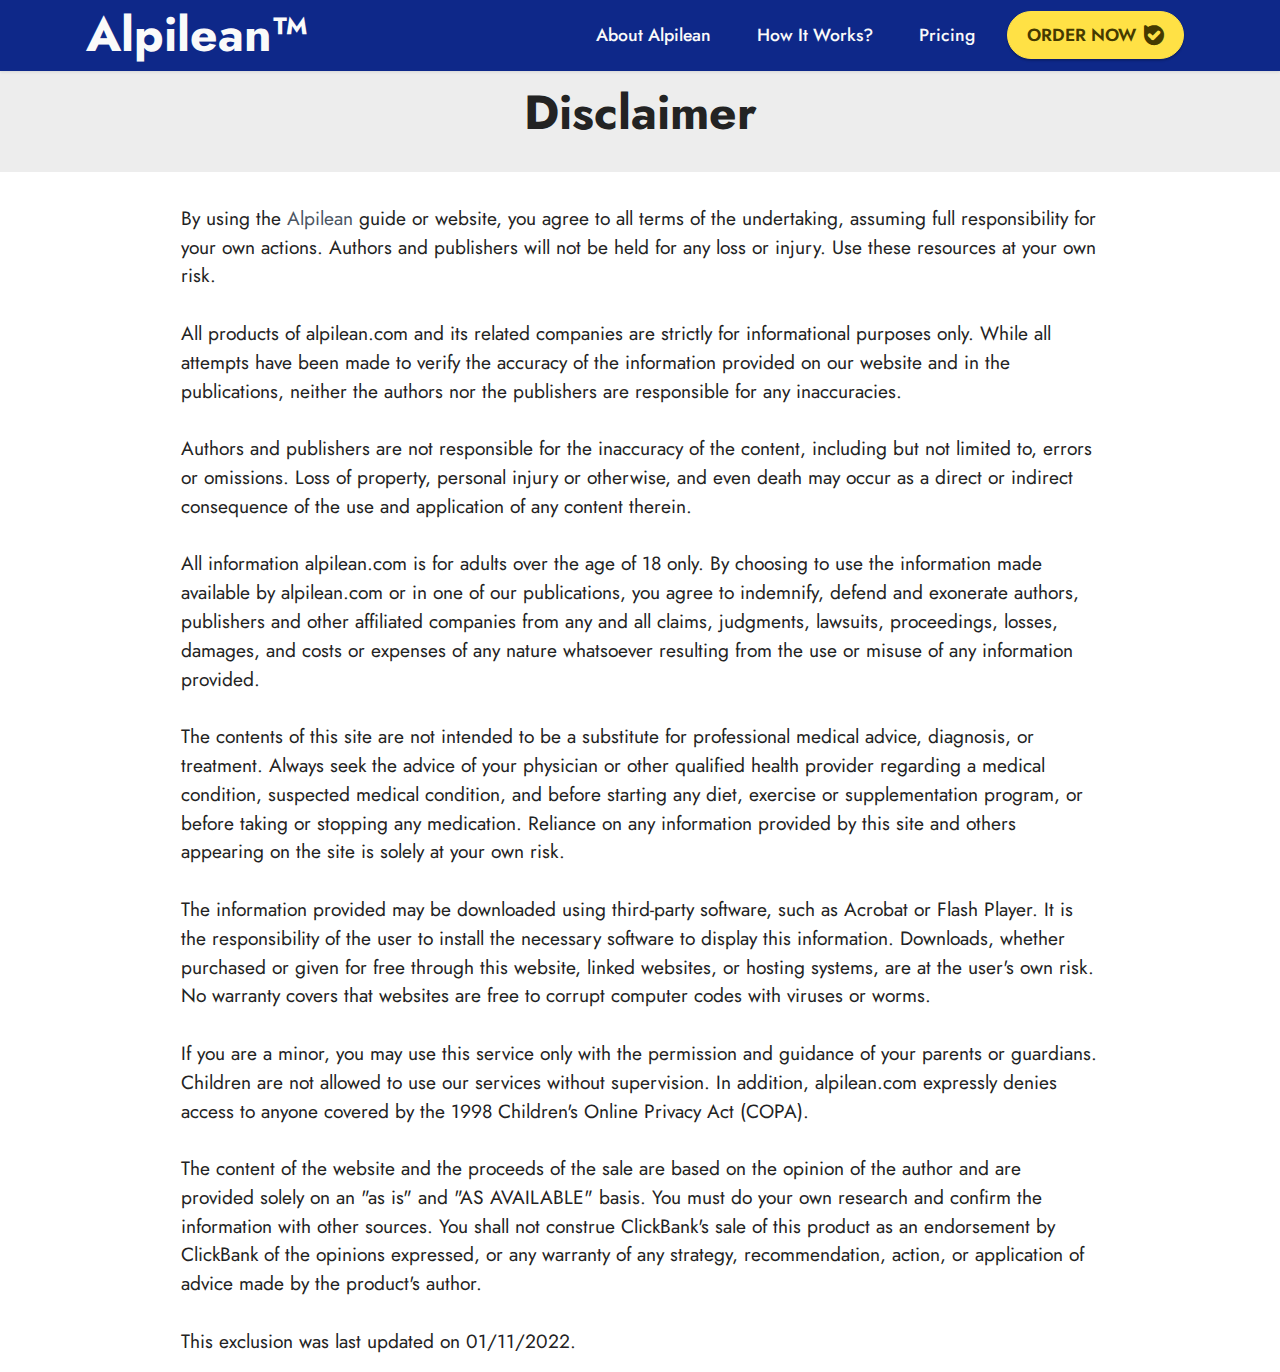
<file: page3.html>
<!DOCTYPE html>
<html  >
<head>
  
  <meta charset="UTF-8">
  <meta http-equiv="X-UA-Compatible" content="IE=edge">
  
  <meta name="twitter:card" content="summary_large_image"/>
  <meta name="twitter:image:src" content="">
  <meta property="og:image" content="">
  <meta name="twitter:title" content="Disclaimer">
  <meta name="viewport" content="width=device-width, initial-scale=1, minimum-scale=1">
  <link rel="shortcut icon" href="assets/images/favicon-main-128x128.png" type="image/x-icon">
  <meta name="description" content="">
  
  
  <title>Disclaimer</title>
  <link rel="stylesheet" href="assets/bootstrap/css/bootstrap.min.css">
  <link rel="stylesheet" href="assets/bootstrap/css/bootstrap-grid.min.css">
  <link rel="stylesheet" href="assets/bootstrap/css/bootstrap-reboot.min.css">
  <link rel="stylesheet" href="assets/animatecss/animate.css">
  <link rel="stylesheet" href="assets/dropdown/css/style.css">
  <link rel="stylesheet" href="assets/socicon/css/styles.css">
  <link rel="stylesheet" href="assets/theme/css/style.css">
  <link rel="preload" href="https://fonts.googleapis.com/css?family=Jost:100,200,300,400,500,600,700,800,900,100i,200i,300i,400i,500i,600i,700i,800i,900i&display=swap" as="style" onload="this.onload=null;this.rel='stylesheet'">
  <noscript><link rel="stylesheet" href="https://fonts.googleapis.com/css?family=Jost:100,200,300,400,500,600,700,800,900,100i,200i,300i,400i,500i,600i,700i,800i,900i&display=swap"></noscript>
  <link rel="preload" as="style" href="assets/mobirise/css/mbr-additional.css"><link rel="stylesheet" href="assets/mobirise/css/mbr-additional.css" type="text/css">
  
  
  
  
</head>
<body>
  
  <section data-bs-version="5.1" class="menu menu2 cid-tmAYGHW7QI" once="menu" id="menu2-29">
    
    <nav class="navbar navbar-dropdown navbar-expand-lg">
        <div class="container">
            <div class="navbar-brand">
                
                <span class="navbar-caption-wrap"><a class="navbar-caption text-white text-primary display-2" href="index.html">Alpilean™</a></span>
            </div>
            <button class="navbar-toggler" type="button" data-toggle="collapse" data-bs-toggle="collapse" data-target="#navbarSupportedContent" data-bs-target="#navbarSupportedContent" aria-controls="navbarNavAltMarkup" aria-expanded="false" aria-label="Toggle navigation">
                <div class="hamburger">
                    <span></span>
                    <span></span>
                    <span></span>
                    <span></span>
                </div>
            </button>
            <div class="collapse navbar-collapse" id="navbarSupportedContent">
                <ul class="navbar-nav nav-dropdown" data-app-modern-menu="true"><li class="nav-item"><a class="nav-link link text-white text-primary display-4" href="index.html#content4-4">About Alpilean</a>
                    </li><li class="nav-item"><a class="nav-link link text-white text-primary display-4" href="index.html#content4-6">How It Works?</a></li><li class="nav-item"><a class="nav-link link text-white text-primary display-4" href="index.html#content4-2f">Pricing</a></li></ul>
                
                <div class="navbar-buttons mbr-section-btn"><a class="btn btn-warning display-4" href="/order"><span class="socicon socicon-bale mbr-iconfont mbr-iconfont-btn" style="font-size: 20px;"></span>ORDER NOW</a></div>
            </div>
        </div>
    </nav>
</section>

<section data-bs-version="5.1" class="content4 cid-tjylNr0vxZ" id="content4-12">
    

    
    
    <div class="container">
        <div class="row justify-content-center">
            <div class="title col-md-12 col-lg-12">
                <h3 class="mbr-section-title mbr-fonts-style align-center mb-4 display-2"><strong>Disclaimer</strong></h3>
                
                
            </div>
        </div>
    </div>
</section>

<section data-bs-version="5.1" class="content5 cid-sKy7tkCOig cid-tjylNzWgdM" id="content5-13">
    
    <div class="container">
        <div class="row justify-content-center">
            <div class="col-md-12 col-lg-10">
                
                
                <p class="mbr-text mbr-fonts-style display-7">By using the <a href="https://us-alpilean-the.com/" class="text-primary">Alpilean</a> guide or website, you agree to all terms of the undertaking, assuming full responsibility for your own actions. Authors and publishers will not be held for any loss or injury. Use these resources at your own risk.
<br>
<br>All products of alpilean.com and its related companies are strictly for informational purposes only. While all attempts have been made to verify the accuracy of the information provided on our website and in the publications, neither the authors nor the publishers are responsible for any inaccuracies.
<br>
<br>Authors and publishers are not responsible for the inaccuracy of the content, including but not limited to, errors or omissions. Loss of property, personal injury or otherwise, and even death may occur as a direct or indirect consequence of the use and application of any content therein.
<br>
<br>All information alpilean.com is for adults over the age of 18 only. By choosing to use the information made available by alpilean.com or in one of our publications, you agree to indemnify, defend and exonerate authors, publishers and other affiliated companies from any and all claims, judgments, lawsuits, proceedings, losses, damages, and costs or expenses of any nature whatsoever resulting from the use or misuse of any information provided.
<br>
<br>The contents of this site are not intended to be a substitute for professional medical advice, diagnosis, or treatment. Always seek the advice of your physician or other qualified health provider regarding a medical condition, suspected medical condition, and before starting any diet, exercise or supplementation program, or before taking or stopping any medication. Reliance on any information provided by this site and others appearing on the site is solely at your own risk.
<br>
<br>The information provided may be downloaded using third-party software, such as Acrobat or Flash Player. It is the responsibility of the user to install the necessary software to display this information. Downloads, whether purchased or given for free through this website, linked websites, or hosting systems, are at the user's own risk. No warranty covers that websites are free to corrupt computer codes with viruses or worms.
<br>
<br>If you are a minor, you may use this service only with the permission and guidance of your parents or guardians. Children are not allowed to use our services without supervision. In addition, alpilean.com expressly denies access to anyone covered by the 1998 Children's Online Privacy Act (COPA).
<br>
<br>The content of the website and the proceeds of the sale are based on the opinion of the author and are provided solely on an "as is" and "AS AVAILABLE" basis. You must do your own research and confirm the information with other sources. You shall not construe ClickBank's sale of this product as an endorsement by ClickBank of the opinions expressed, or any warranty of any strategy, recommendation, action, or application of advice made by the product's author.
<br>
<br>This exclusion was last updated on 01/11/2022.</p>
            </div>
        </div>
    </div>
</section>


<script src="assets/bootstrap/js/bootstrap.bundle.min.js"></script>
  <script src="assets/smoothscroll/smooth-scroll.js"></script>
  <script src="assets/ytplayer/index.js"></script>
  <script src="assets/dropdown/js/navbar-dropdown.js"></script>
  <script src="assets/theme/js/script.js"></script>
  
  
  
 <div id="scrollToTop" class="scrollToTop mbr-arrow-up"><a style="text-align: center;"><i class="mbr-arrow-up-icon mbr-arrow-up-icon-cm cm-icon cm-icon-smallarrow-up"></i></a></div>
    <input name="animation" type="hidden">
  </body>
</html>
</file>
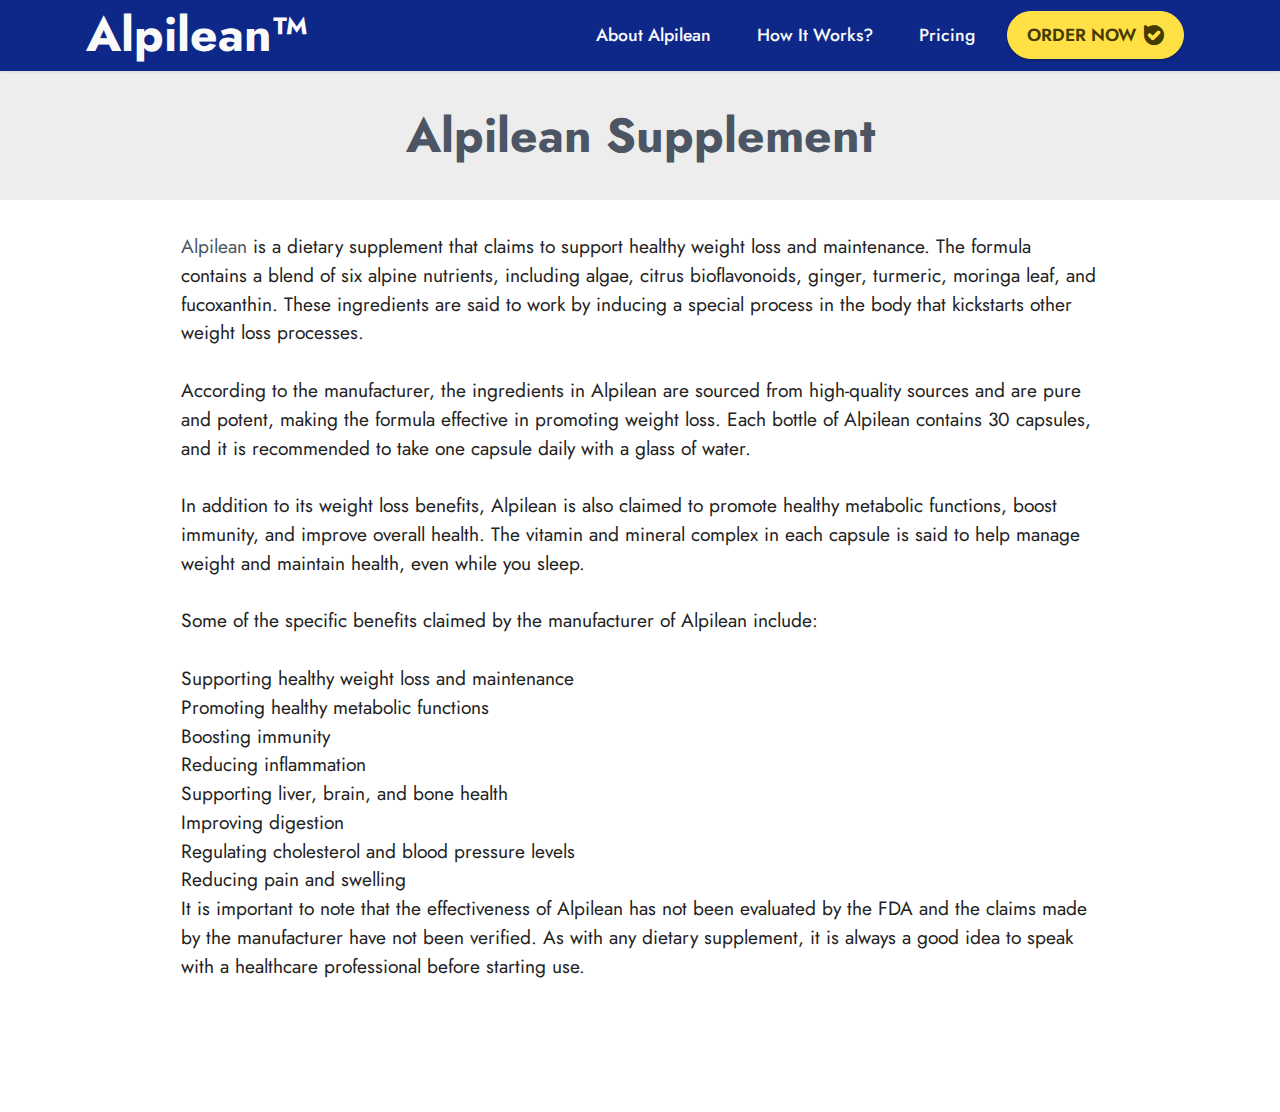
<file: page4.html>
<!DOCTYPE html>
<html  >
<head>
  
  <meta charset="UTF-8">
  <meta http-equiv="X-UA-Compatible" content="IE=edge">
  
  <meta name="twitter:card" content="summary_large_image"/>
  <meta name="twitter:image:src" content="">
  <meta property="og:image" content="">
  <meta name="twitter:title" content="Alpilean Supplement">
  <meta name="viewport" content="width=device-width, initial-scale=1, minimum-scale=1">
  <link rel="shortcut icon" href="assets/images/favicon-main-128x128.png" type="image/x-icon">
  <meta name="description" content="The Alpilean supplement is a natural weight loss aid that is designed to help individuals shed excess pounds.">
  
  
  <title>Alpilean Supplement</title>
  <link rel="stylesheet" href="assets/bootstrap/css/bootstrap.min.css">
  <link rel="stylesheet" href="assets/bootstrap/css/bootstrap-grid.min.css">
  <link rel="stylesheet" href="assets/bootstrap/css/bootstrap-reboot.min.css">
  <link rel="stylesheet" href="assets/animatecss/animate.css">
  <link rel="stylesheet" href="assets/dropdown/css/style.css">
  <link rel="stylesheet" href="assets/socicon/css/styles.css">
  <link rel="stylesheet" href="assets/theme/css/style.css">
  <link rel="preload" href="https://fonts.googleapis.com/css?family=Jost:100,200,300,400,500,600,700,800,900,100i,200i,300i,400i,500i,600i,700i,800i,900i&display=swap" as="style" onload="this.onload=null;this.rel='stylesheet'">
  <noscript><link rel="stylesheet" href="https://fonts.googleapis.com/css?family=Jost:100,200,300,400,500,600,700,800,900,100i,200i,300i,400i,500i,600i,700i,800i,900i&display=swap"></noscript>
  <link rel="preload" as="style" href="assets/mobirise/css/mbr-additional.css"><link rel="stylesheet" href="assets/mobirise/css/mbr-additional.css" type="text/css">
  
  
  
  <meta http-equiv="content-language" content="en-us">
</head>
<body>
  
  <section data-bs-version="5.1" class="menu menu2 cid-trAiKpsZO1" once="menu" id="menu2-2q">
    
    <nav class="navbar navbar-dropdown navbar-expand-lg">
        <div class="container">
            <div class="navbar-brand">
                
                <span class="navbar-caption-wrap"><a class="navbar-caption text-white text-primary display-2" href="https://us-alpilean-the.com/">Alpilean™</a></span>
            </div>
            <button class="navbar-toggler" type="button" data-toggle="collapse" data-bs-toggle="collapse" data-target="#navbarSupportedContent" data-bs-target="#navbarSupportedContent" aria-controls="navbarNavAltMarkup" aria-expanded="false" aria-label="Toggle navigation">
                <div class="hamburger">
                    <span></span>
                    <span></span>
                    <span></span>
                    <span></span>
                </div>
            </button>
            <div class="collapse navbar-collapse" id="navbarSupportedContent">
                <ul class="navbar-nav nav-dropdown" data-app-modern-menu="true"><li class="nav-item"><a class="nav-link link text-white text-primary display-4" href="index.html#content4-4">About Alpilean</a>
                    </li><li class="nav-item"><a class="nav-link link text-white text-primary display-4" href="index.html#content4-6">How It Works?</a></li><li class="nav-item"><a class="nav-link link text-white text-primary display-4" href="index.html#content4-2f">Pricing</a></li></ul>
                
                <div class="navbar-buttons mbr-section-btn"><a class="btn btn-warning display-4" href="/order" rel="nofollow"><span class="socicon socicon-bale mbr-iconfont mbr-iconfont-btn" style="font-size: 20px;"></span>ORDER NOW</a></div>
            </div>
        </div>
    </nav>
</section>

<section data-bs-version="5.1" class="content4 cid-trAiKoOOyE" id="content4-2o">
    

    
    
    <div class="container">
        <div class="row justify-content-center">
            <div class="title col-md-12 col-lg-12">
                <h3 class="mbr-section-title mbr-fonts-style align-center mb-4 display-1"><span style="font-size: 3rem;"><a href="https://us-alpilean-the.com/" class="text-primary"><strong>Alpilean Supplement</strong></a></span></h3>
                
                
            </div>
        </div>
    </div>
</section>

<section data-bs-version="5.1" class="content5 cid-sKy7tkCOig cid-trAiKp57T9" id="content5-2p">
    
    <div class="container">
        <div class="row justify-content-center">
            <div class="col-md-12 col-lg-10">
                
                
                <p class="mbr-text mbr-fonts-style display-7"><a href="https://us-alpilean-the.com/" class="text-primary">Alpilean</a> is a dietary supplement that claims to support healthy weight loss and maintenance. The formula contains a blend of six alpine nutrients, including algae, citrus bioflavonoids, ginger, turmeric, moringa leaf, and fucoxanthin. These ingredients are said to work by inducing a special process in the body that kickstarts other weight loss processes.
<br>
<br>According to the manufacturer, the ingredients in Alpilean are sourced from high-quality sources and are pure and potent, making the formula effective in promoting weight loss. Each bottle of Alpilean contains 30 capsules, and it is recommended to take one capsule daily with a glass of water.
<br>
<br>In addition to its weight loss benefits, Alpilean is also claimed to promote healthy metabolic functions, boost immunity, and improve overall health. The vitamin and mineral complex in each capsule is said to help manage weight and maintain health, even while you sleep.
<br>
<br>Some of the specific benefits claimed by the manufacturer of Alpilean include:
<br>
<br>Supporting healthy weight loss and maintenance
<br>Promoting healthy metabolic functions
<br>Boosting immunity
<br>Reducing inflammation
<br>Supporting liver, brain, and bone health
<br>Improving digestion
<br>Regulating cholesterol and blood pressure levels
<br>Reducing pain and swelling
<br>It is important to note that the effectiveness of Alpilean has not been evaluated by the FDA and the claims made by the manufacturer have not been verified. As with any dietary supplement, it is always a good idea to speak with a healthcare professional before starting use.
<br>
<br>
<br>
<br>
<br></p>
            </div>
        </div>
    </div>
</section>


<script src="assets/bootstrap/js/bootstrap.bundle.min.js"></script>
  <script src="assets/smoothscroll/smooth-scroll.js"></script>
  <script src="assets/ytplayer/index.js"></script>
  <script src="assets/dropdown/js/navbar-dropdown.js"></script>
  <script src="assets/theme/js/script.js"></script>
  
  
  
 <div id="scrollToTop" class="scrollToTop mbr-arrow-up"><a style="text-align: center;"><i class="mbr-arrow-up-icon mbr-arrow-up-icon-cm cm-icon cm-icon-smallarrow-up"></i></a></div>
    <input name="animation" type="hidden">
  </body>
</html>
</file>
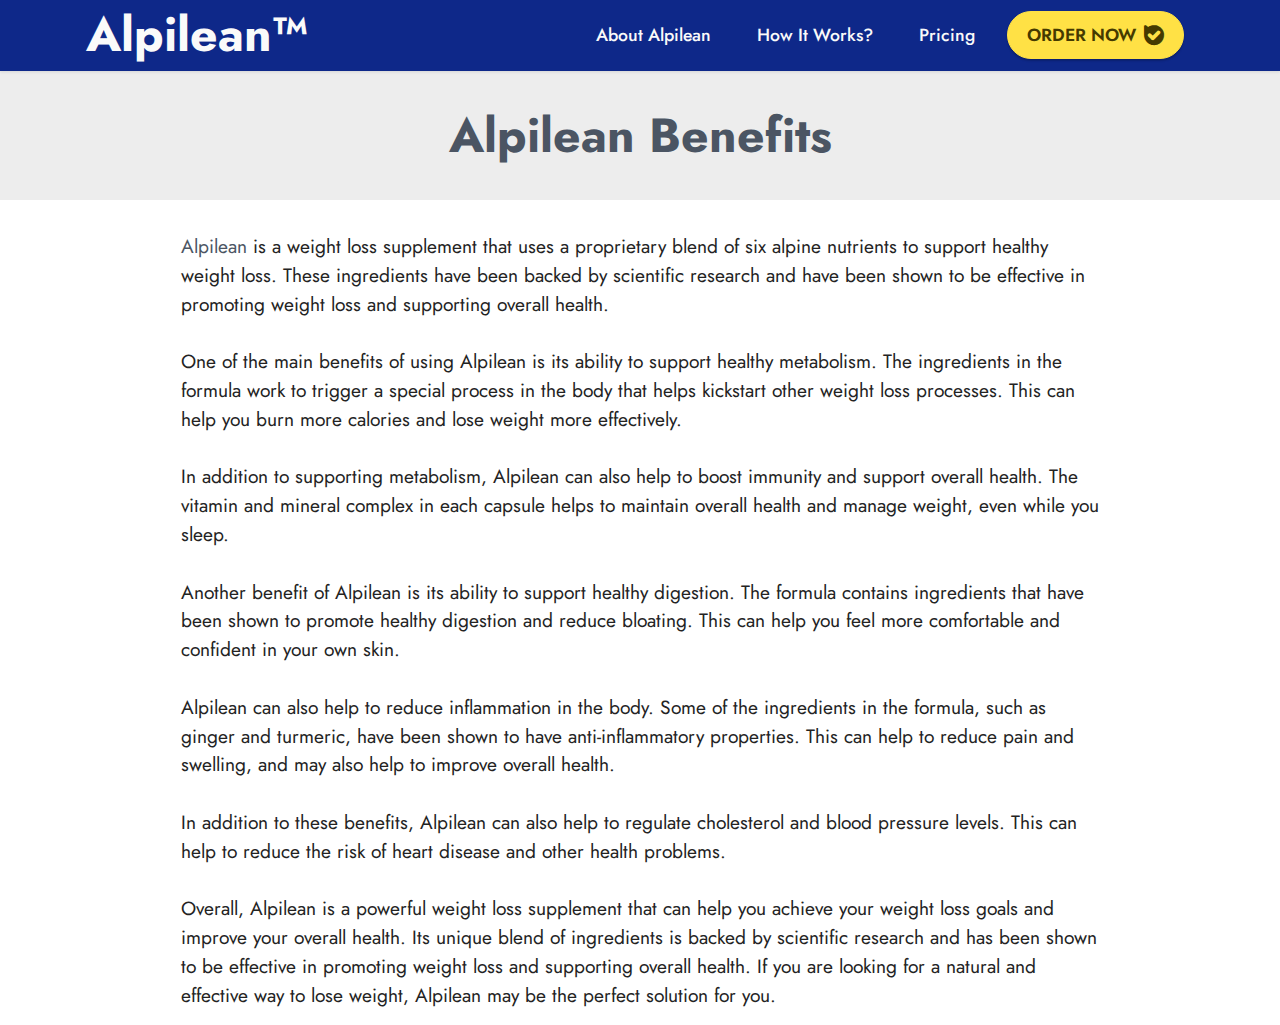
<file: page5.html>
<!DOCTYPE html>
<html  >
<head>
  
  <meta charset="UTF-8">
  <meta http-equiv="X-UA-Compatible" content="IE=edge">
  
  <meta name="twitter:card" content="summary_large_image"/>
  <meta name="twitter:image:src" content="">
  <meta property="og:image" content="">
  <meta name="twitter:title" content="Alpilean Benefits">
  <meta name="viewport" content="width=device-width, initial-scale=1, minimum-scale=1">
  <link rel="shortcut icon" href="assets/images/favicon-main-128x128.png" type="image/x-icon">
  <meta name="description" content="Some of the important benefits of the Alpilean weight loss supplement.">
  
  
  <title>Alpilean Benefits</title>
  <link rel="stylesheet" href="assets/bootstrap/css/bootstrap.min.css">
  <link rel="stylesheet" href="assets/bootstrap/css/bootstrap-grid.min.css">
  <link rel="stylesheet" href="assets/bootstrap/css/bootstrap-reboot.min.css">
  <link rel="stylesheet" href="assets/animatecss/animate.css">
  <link rel="stylesheet" href="assets/dropdown/css/style.css">
  <link rel="stylesheet" href="assets/socicon/css/styles.css">
  <link rel="stylesheet" href="assets/theme/css/style.css">
  <link rel="preload" href="https://fonts.googleapis.com/css?family=Jost:100,200,300,400,500,600,700,800,900,100i,200i,300i,400i,500i,600i,700i,800i,900i&display=swap" as="style" onload="this.onload=null;this.rel='stylesheet'">
  <noscript><link rel="stylesheet" href="https://fonts.googleapis.com/css?family=Jost:100,200,300,400,500,600,700,800,900,100i,200i,300i,400i,500i,600i,700i,800i,900i&display=swap"></noscript>
  <link rel="preload" as="style" href="assets/mobirise/css/mbr-additional.css"><link rel="stylesheet" href="assets/mobirise/css/mbr-additional.css" type="text/css">
  
  
  
  <meta http-equiv="content-language" content="en-us">
</head>
<body>
  
  <section data-bs-version="5.1" class="menu menu2 cid-trAiLujYsc" once="menu" id="menu2-2t">
    
    <nav class="navbar navbar-dropdown navbar-expand-lg">
        <div class="container">
            <div class="navbar-brand">
                
                <span class="navbar-caption-wrap"><a class="navbar-caption text-white text-primary display-2" href="https://us-alpilean-the.com/">Alpilean™</a></span>
            </div>
            <button class="navbar-toggler" type="button" data-toggle="collapse" data-bs-toggle="collapse" data-target="#navbarSupportedContent" data-bs-target="#navbarSupportedContent" aria-controls="navbarNavAltMarkup" aria-expanded="false" aria-label="Toggle navigation">
                <div class="hamburger">
                    <span></span>
                    <span></span>
                    <span></span>
                    <span></span>
                </div>
            </button>
            <div class="collapse navbar-collapse" id="navbarSupportedContent">
                <ul class="navbar-nav nav-dropdown" data-app-modern-menu="true"><li class="nav-item"><a class="nav-link link text-white text-primary display-4" href="index.html#content4-4">About Alpilean</a>
                    </li><li class="nav-item"><a class="nav-link link text-white text-primary display-4" href="index.html#content4-6">How It Works?</a></li><li class="nav-item"><a class="nav-link link text-white text-primary display-4" href="index.html#content4-2f">Pricing</a></li></ul>
                
                <div class="navbar-buttons mbr-section-btn"><a class="btn btn-warning display-4" href="/order" rel="nofollow"><span class="socicon socicon-bale mbr-iconfont mbr-iconfont-btn" style="font-size: 20px;"></span>ORDER NOW</a></div>
            </div>
        </div>
    </nav>
</section>

<section data-bs-version="5.1" class="content4 cid-trAiLtLHU8" id="content4-2r">
    

    
    
    <div class="container">
        <div class="row justify-content-center">
            <div class="title col-md-12 col-lg-12">
                <h3 class="mbr-section-title mbr-fonts-style align-center mb-4 display-1"><span style="font-size: 3rem;"><a href="https://us-alpilean-the.com/" class="text-primary"><strong>Alpilean Benefits</strong></a></span></h3>
                
                
            </div>
        </div>
    </div>
</section>

<section data-bs-version="5.1" class="content5 cid-sKy7tkCOig cid-trAiLu2P2g" id="content5-2s">
    
    <div class="container">
        <div class="row justify-content-center">
            <div class="col-md-12 col-lg-10">
                
                
                <p class="mbr-text mbr-fonts-style display-7"><a href="https://us-alpilean-the.com/" class="text-primary">Alpilean</a> is a weight loss supplement that uses a proprietary blend of six alpine nutrients to support healthy weight loss. These ingredients have been backed by scientific research and have been shown to be effective in promoting weight loss and supporting overall health.
<br>
<br>One of the main benefits of using Alpilean is its ability to support healthy metabolism. The ingredients in the formula work to trigger a special process in the body that helps kickstart other weight loss processes. This can help you burn more calories and lose weight more effectively.
<br>
<br>In addition to supporting metabolism, Alpilean can also help to boost immunity and support overall health. The vitamin and mineral complex in each capsule helps to maintain overall health and manage weight, even while you sleep.
<br>
<br>Another benefit of Alpilean is its ability to support healthy digestion. The formula contains ingredients that have been shown to promote healthy digestion and reduce bloating. This can help you feel more comfortable and confident in your own skin.
<br>
<br>Alpilean can also help to reduce inflammation in the body. Some of the ingredients in the formula, such as ginger and turmeric, have been shown to have anti-inflammatory properties. This can help to reduce pain and swelling, and may also help to improve overall health.
<br>
<br>In addition to these benefits, Alpilean can also help to regulate cholesterol and blood pressure levels. This can help to reduce the risk of heart disease and other health problems.
<br>
<br>Overall, Alpilean is a powerful weight loss supplement that can help you achieve your weight loss goals and improve your overall health. Its unique blend of ingredients is backed by scientific research and has been shown to be effective in promoting weight loss and supporting overall health. If you are looking for a natural and effective way to lose weight, Alpilean may be the perfect solution for you.</p>
            </div>
        </div>
    </div>
</section>


<script src="assets/bootstrap/js/bootstrap.bundle.min.js"></script>
  <script src="assets/smoothscroll/smooth-scroll.js"></script>
  <script src="assets/ytplayer/index.js"></script>
  <script src="assets/dropdown/js/navbar-dropdown.js"></script>
  <script src="assets/theme/js/script.js"></script>
  
  
  
 <div id="scrollToTop" class="scrollToTop mbr-arrow-up"><a style="text-align: center;"><i class="mbr-arrow-up-icon mbr-arrow-up-icon-cm cm-icon cm-icon-smallarrow-up"></i></a></div>
    <input name="animation" type="hidden">
  </body>
</html>
</file>
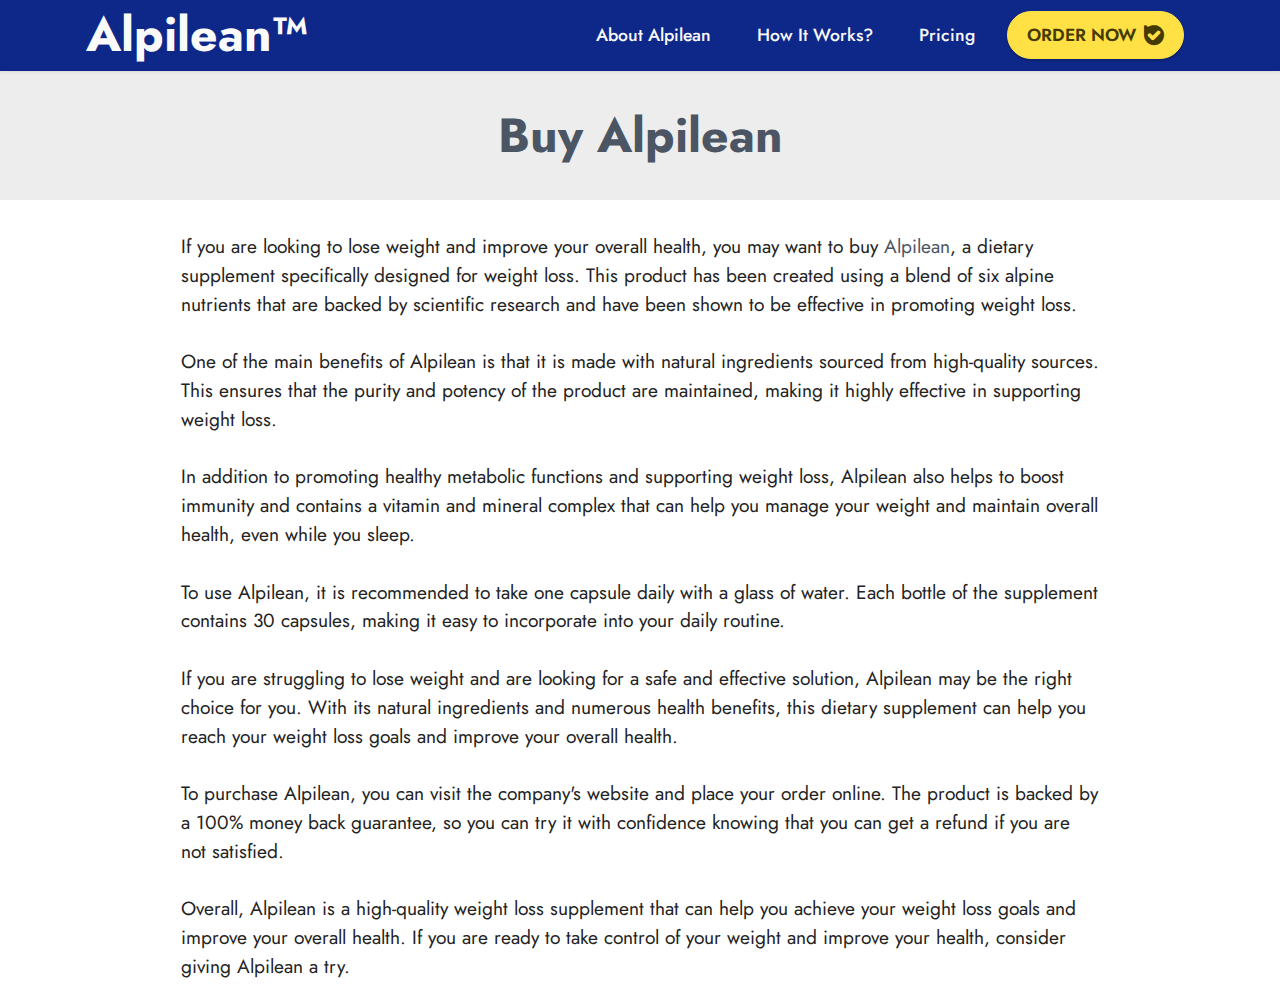
<file: page6.html>
<!DOCTYPE html>
<html  >
<head>
  
  <meta charset="UTF-8">
  <meta http-equiv="X-UA-Compatible" content="IE=edge">
  
  <meta name="twitter:card" content="summary_large_image"/>
  <meta name="twitter:image:src" content="">
  <meta property="og:image" content="">
  <meta name="twitter:title" content="Buy Alpilean Supplement">
  <meta name="viewport" content="width=device-width, initial-scale=1, minimum-scale=1">
  <link rel="shortcut icon" href="assets/images/favicon-main-128x128.png" type="image/x-icon">
  <meta name="description" content="If you are looking to lose weight and improve your overall health, you may want to buy Alpilean.">
  
  
  <title>Buy Alpilean Supplement</title>
  <link rel="stylesheet" href="assets/bootstrap/css/bootstrap.min.css">
  <link rel="stylesheet" href="assets/bootstrap/css/bootstrap-grid.min.css">
  <link rel="stylesheet" href="assets/bootstrap/css/bootstrap-reboot.min.css">
  <link rel="stylesheet" href="assets/animatecss/animate.css">
  <link rel="stylesheet" href="assets/dropdown/css/style.css">
  <link rel="stylesheet" href="assets/socicon/css/styles.css">
  <link rel="stylesheet" href="assets/theme/css/style.css">
  <link rel="preload" href="https://fonts.googleapis.com/css?family=Jost:100,200,300,400,500,600,700,800,900,100i,200i,300i,400i,500i,600i,700i,800i,900i&display=swap" as="style" onload="this.onload=null;this.rel='stylesheet'">
  <noscript><link rel="stylesheet" href="https://fonts.googleapis.com/css?family=Jost:100,200,300,400,500,600,700,800,900,100i,200i,300i,400i,500i,600i,700i,800i,900i&display=swap"></noscript>
  <link rel="preload" as="style" href="assets/mobirise/css/mbr-additional.css"><link rel="stylesheet" href="assets/mobirise/css/mbr-additional.css" type="text/css">
  
  
  
  <meta http-equiv="content-language" content="en-us">
</head>
<body>
  
  <section data-bs-version="5.1" class="menu menu2 cid-trAjVAaqbZ" once="menu" id="menu2-2w">
    
    <nav class="navbar navbar-dropdown navbar-expand-lg">
        <div class="container">
            <div class="navbar-brand">
                
                <span class="navbar-caption-wrap"><a class="navbar-caption text-white text-primary display-2" href="https://us-alpilean-the.com/">Alpilean™</a></span>
            </div>
            <button class="navbar-toggler" type="button" data-toggle="collapse" data-bs-toggle="collapse" data-target="#navbarSupportedContent" data-bs-target="#navbarSupportedContent" aria-controls="navbarNavAltMarkup" aria-expanded="false" aria-label="Toggle navigation">
                <div class="hamburger">
                    <span></span>
                    <span></span>
                    <span></span>
                    <span></span>
                </div>
            </button>
            <div class="collapse navbar-collapse" id="navbarSupportedContent">
                <ul class="navbar-nav nav-dropdown" data-app-modern-menu="true"><li class="nav-item"><a class="nav-link link text-white text-primary display-4" href="index.html#content4-4">About Alpilean</a>
                    </li><li class="nav-item"><a class="nav-link link text-white text-primary display-4" href="index.html#content4-6">How It Works?</a></li><li class="nav-item"><a class="nav-link link text-white text-primary display-4" href="index.html#content4-2f">Pricing</a></li></ul>
                
                <div class="navbar-buttons mbr-section-btn"><a class="btn btn-warning display-4" href="/order" rel="nofollow"><span class="socicon socicon-bale mbr-iconfont mbr-iconfont-btn" style="font-size: 20px;"></span>ORDER NOW</a></div>
            </div>
        </div>
    </nav>
</section>

<section data-bs-version="5.1" class="content4 cid-trAjVzc39C" id="content4-2u">
    

    
    
    <div class="container">
        <div class="row justify-content-center">
            <div class="title col-md-12 col-lg-12">
                <h3 class="mbr-section-title mbr-fonts-style align-center mb-4 display-1"><span style="font-size: 3rem;"><a href="https://us-alpilean-the.com/" class="text-primary"><strong>Buy Alpilean</strong></a></span></h3>
                
                
            </div>
        </div>
    </div>
</section>

<section data-bs-version="5.1" class="content5 cid-sKy7tkCOig cid-trAjVzP683" id="content5-2v">
    
    <div class="container">
        <div class="row justify-content-center">
            <div class="col-md-12 col-lg-10">
                
                
                <p class="mbr-text mbr-fonts-style display-7">If you are looking to lose weight and improve your overall health, you may want to buy <a href="https://us-alpilean-the.com/" class="text-primary">Alpilean</a>, a dietary supplement specifically designed for weight loss. This product has been created using a blend of six alpine nutrients that are backed by scientific research and have been shown to be effective in promoting weight loss.
<br>
<br>One of the main benefits of Alpilean is that it is made with natural ingredients sourced from high-quality sources. This ensures that the purity and potency of the product are maintained, making it highly effective in supporting weight loss.
<br>
<br>In addition to promoting healthy metabolic functions and supporting weight loss, Alpilean also helps to boost immunity and contains a vitamin and mineral complex that can help you manage your weight and maintain overall health, even while you sleep.
<br>
<br>To use Alpilean, it is recommended to take one capsule daily with a glass of water. Each bottle of the supplement contains 30 capsules, making it easy to incorporate into your daily routine.
<br>
<br>If you are struggling to lose weight and are looking for a safe and effective solution, Alpilean may be the right choice for you. With its natural ingredients and numerous health benefits, this dietary supplement can help you reach your weight loss goals and improve your overall health.
<br>
<br>To purchase Alpilean, you can visit the company's website and place your order online. The product is backed by a 100% money back guarantee, so you can try it with confidence knowing that you can get a refund if you are not satisfied.
<br>
<br>Overall, Alpilean is a high-quality weight loss supplement that can help you achieve your weight loss goals and improve your overall health. If you are ready to take control of your weight and improve your health, consider giving Alpilean a try.</p>
            </div>
        </div>
    </div>
</section>


<script src="assets/bootstrap/js/bootstrap.bundle.min.js"></script>
  <script src="assets/smoothscroll/smooth-scroll.js"></script>
  <script src="assets/ytplayer/index.js"></script>
  <script src="assets/dropdown/js/navbar-dropdown.js"></script>
  <script src="assets/theme/js/script.js"></script>
  
  
  
 <div id="scrollToTop" class="scrollToTop mbr-arrow-up"><a style="text-align: center;"><i class="mbr-arrow-up-icon mbr-arrow-up-icon-cm cm-icon cm-icon-smallarrow-up"></i></a></div>
    <input name="animation" type="hidden">
  </body>
</html>
</file>
<file: assets/web/assets/mobirise-icons2/mobirise2.css>
@font-face {
  font-family: 'Moririse2';
  font-display: swap;
  src:  url('mobirise2.eot?f2bix4');
  src:  url('mobirise2.eot?f2bix4#iefix') format('embedded-opentype'),
    url('mobirise2.ttf?f2bix4') format('truetype'),
    url('mobirise2.woff?f2bix4') format('woff'),
    url('mobirise2.svg?f2bix4#mobirise2') format('svg');
  font-weight: normal;
  font-style: normal;
}

[class^="mobi-"], [class*=" mobi-"] {
  /* use !important to prevent issues with browser extensions that change fonts */
  font-family: 'Moririse2' !important;
  speak: none;
  font-style: normal;
  font-weight: normal;
  font-variant: normal;
  text-transform: none;
  line-height: 1;

  /* Better Font Rendering =========== */
  -webkit-font-smoothing: antialiased;
  -moz-osx-font-smoothing: grayscale;
}

.mobi-mbri-add-submenu:before {
  content: "\e900";
}
.mobi-mbri-alert:before {
  content: "\e901";
}
.mobi-mbri-align-center:before {
  content: "\e902";
}
.mobi-mbri-align-justify:before {
  content: "\e903";
}
.mobi-mbri-align-left:before {
  content: "\e904";
}
.mobi-mbri-align-right:before {
  content: "\e905";
}
.mobi-mbri-android:before {
  content: "\e906";
}
.mobi-mbri-apple:before {
  content: "\e907";
}
.mobi-mbri-arrow-down:before {
  content: "\e908";
}
.mobi-mbri-arrow-next:before {
  content: "\e909";
}
.mobi-mbri-arrow-prev:before {
  content: "\e90a";
}
.mobi-mbri-arrow-up:before {
  content: "\e90b";
}
.mobi-mbri-bold:before {
  content: "\e90c";
}
.mobi-mbri-bookmark:before {
  content: "\e90d";
}
.mobi-mbri-bootstrap:before {
  content: "\e90e";
}
.mobi-mbri-briefcase:before {
  content: "\e90f";
}
.mobi-mbri-browse:before {
  content: "\e910";
}
.mobi-mbri-bulleted-list:before {
  content: "\e911";
}
.mobi-mbri-calendar:before {
  content: "\e912";
}
.mobi-mbri-camera:before {
  content: "\e913";
}
.mobi-mbri-cart-add:before {
  content: "\e914";
}
.mobi-mbri-cart-full:before {
  content: "\e915";
}
.mobi-mbri-cash:before {
  content: "\e916";
}
.mobi-mbri-change-style:before {
  content: "\e917";
}
.mobi-mbri-chat:before {
  content: "\e918";
}
.mobi-mbri-clock:before {
  content: "\e919";
}
.mobi-mbri-close:before {
  content: "\e91a";
}
.mobi-mbri-cloud:before {
  content: "\e91b";
}
.mobi-mbri-code:before {
  content: "\e91c";
}
.mobi-mbri-contact-form:before {
  content: "\e91d";
}
.mobi-mbri-credit-card:before {
  content: "\e91e";
}
.mobi-mbri-cursor-click:before {
  content: "\e91f";
}
.mobi-mbri-cust-feedback:before {
  content: "\e920";
}
.mobi-mbri-database:before {
  content: "\e921";
}
.mobi-mbri-delivery:before {
  content: "\e922";
}
.mobi-mbri-desktop:before {
  content: "\e923";
}
.mobi-mbri-devices:before {
  content: "\e924";
}
.mobi-mbri-down:before {
  content: "\e925";
}
.mobi-mbri-download-2:before {
  content: "\e926";
}
.mobi-mbri-download:before {
  content: "\e927";
}
.mobi-mbri-drag-n-drop-2:before {
  content: "\e928";
}
.mobi-mbri-drag-n-drop:before {
  content: "\e929";
}
.mobi-mbri-edit-2:before {
  content: "\e92a";
}
.mobi-mbri-edit:before {
  content: "\e92b";
}
.mobi-mbri-error:before {
  content: "\e92c";
}
.mobi-mbri-extension:before {
  content: "\e92d";
}
.mobi-mbri-features:before {
  content: "\e92e";
}
.mobi-mbri-file:before {
  content: "\e92f";
}
.mobi-mbri-flag:before {
  content: "\e930";
}
.mobi-mbri-folder:before {
  content: "\e931";
}
.mobi-mbri-gift:before {
  content: "\e932";
}
.mobi-mbri-github:before {
  content: "\e933";
}
.mobi-mbri-globe-2:before {
  content: "\e934";
}
.mobi-mbri-globe:before {
  content: "\e935";
}
.mobi-mbri-growing-chart:before {
  content: "\e936";
}
.mobi-mbri-hearth:before {
  content: "\e937";
}
.mobi-mbri-help:before {
  content: "\e938";
}
.mobi-mbri-home:before {
  content: "\e939";
}
.mobi-mbri-hot-cup:before {
  content: "\e93a";
}
.mobi-mbri-idea:before {
  content: "\e93b";
}
.mobi-mbri-image-gallery:before {
  content: "\e93c";
}
.mobi-mbri-image-slider:before {
  content: "\e93d";
}
.mobi-mbri-info:before {
  content: "\e93e";
}
.mobi-mbri-italic:before {
  content: "\e93f";
}
.mobi-mbri-key:before {
  content: "\e940";
}
.mobi-mbri-laptop:before {
  content: "\e941";
}
.mobi-mbri-layers:before {
  content: "\e942";
}
.mobi-mbri-left-right:before {
  content: "\e943";
}
.mobi-mbri-left:before {
  content: "\e944";
}
.mobi-mbri-letter:before {
  content: "\e945";
}
.mobi-mbri-like:before {
  content: "\e946";
}
.mobi-mbri-link:before {
  content: "\e947";
}
.mobi-mbri-lock:before {
  content: "\e948";
}
.mobi-mbri-login:before {
  content: "\e949";
}
.mobi-mbri-logout:before {
  content: "\e94a";
}
.mobi-mbri-magic-stick:before {
  content: "\e94b";
}
.mobi-mbri-map-pin:before {
  content: "\e94c";
}
.mobi-mbri-menu:before {
  content: "\e94d";
}
.mobi-mbri-mobile-2:before {
  content: "\e94e";
}
.mobi-mbri-mobile-horizontal:before {
  content: "\e94f";
}
.mobi-mbri-mobile:before {
  content: "\e950";
}
.mobi-mbri-mobirise:before {
  content: "\e951";
}
.mobi-mbri-more-horizontal:before {
  content: "\e952";
}
.mobi-mbri-more-vertical:before {
  content: "\e953";
}
.mobi-mbri-music:before {
  content: "\e954";
}
.mobi-mbri-new-file:before {
  content: "\e955";
}
.mobi-mbri-numbered-list:before {
  content: "\e956";
}
.mobi-mbri-opened-folder:before {
  content: "\e957";
}
.mobi-mbri-pages:before {
  content: "\e958";
}
.mobi-mbri-paper-plane:before {
  content: "\e959";
}
.mobi-mbri-paperclip:before {
  content: "\e95a";
}
.mobi-mbri-phone:before {
  content: "\e95b";
}
.mobi-mbri-photo:before {
  content: "\e95c";
}
.mobi-mbri-photos:before {
  content: "\e95d";
}
.mobi-mbri-pin:before {
  content: "\e95e";
}
.mobi-mbri-play:before {
  content: "\e95f";
}
.mobi-mbri-plus:before {
  content: "\e960";
}
.mobi-mbri-preview:before {
  content: "\e961";
}
.mobi-mbri-print:before {
  content: "\e962";
}
.mobi-mbri-protect:before {
  content: "\e963";
}
.mobi-mbri-question:before {
  content: "\e964";
}
.mobi-mbri-quote-left:before {
  content: "\e965";
}
.mobi-mbri-quote-right:before {
  content: "\e966";
}
.mobi-mbri-redo:before {
  content: "\e967";
}
.mobi-mbri-refresh:before {
  content: "\e968";
}
.mobi-mbri-responsive-2:before {
  content: "\e969";
}
.mobi-mbri-responsive:before {
  content: "\e96a";
}
.mobi-mbri-right:before {
  content: "\e96b";
}
.mobi-mbri-rocket:before {
  content: "\e96c";
}
.mobi-mbri-sad-face:before {
  content: "\e96d";
}
.mobi-mbri-sale:before {
  content: "\e96e";
}
.mobi-mbri-save:before {
  content: "\e96f";
}
.mobi-mbri-search:before {
  content: "\e970";
}
.mobi-mbri-setting-2:before {
  content: "\e971";
}
.mobi-mbri-setting-3:before {
  content: "\e972";
}
.mobi-mbri-setting:before {
  content: "\e973";
}
.mobi-mbri-share:before {
  content: "\e974";
}
.mobi-mbri-shopping-bag:before {
  content: "\e975";
}
.mobi-mbri-shopping-basket:before {
  content: "\e976";
}
.mobi-mbri-shopping-cart:before {
  content: "\e977";
}
.mobi-mbri-sites:before {
  content: "\e978";
}
.mobi-mbri-smile-face:before {
  content: "\e979";
}
.mobi-mbri-speed:before {
  content: "\e97a";
}
.mobi-mbri-star:before {
  content: "\e97b";
}
.mobi-mbri-success:before {
  content: "\e97c";
}
.mobi-mbri-sun:before {
  content: "\e97d";
}
.mobi-mbri-sun2:before {
  content: "\e97e";
}
.mobi-mbri-tablet-vertical:before {
  content: "\e97f";
}
.mobi-mbri-tablet:before {
  content: "\e980";
}
.mobi-mbri-target:before {
  content: "\e981";
}
.mobi-mbri-timer:before {
  content: "\e982";
}
.mobi-mbri-to-ftp:before {
  content: "\e983";
}
.mobi-mbri-to-local-drive:before {
  content: "\e984";
}
.mobi-mbri-touch-swipe:before {
  content: "\e985";
}
.mobi-mbri-touch:before {
  content: "\e986";
}
.mobi-mbri-trash:before {
  content: "\e987";
}
.mobi-mbri-underline:before {
  content: "\e988";
}
.mobi-mbri-undo:before {
  content: "\e989";
}
.mobi-mbri-unlink:before {
  content: "\e98a";
}
.mobi-mbri-unlock:before {
  content: "\e98b";
}
.mobi-mbri-up-down:before {
  content: "\e98c";
}
.mobi-mbri-up:before {
  content: "\e98d";
}
.mobi-mbri-update:before {
  content: "\e98e";
}
.mobi-mbri-upload-2:before {
  content: "\e98f";
}
.mobi-mbri-upload:before {
  content: "\e990";
}
.mobi-mbri-user-2:before {
  content: "\e991";
}
.mobi-mbri-user:before {
  content: "\e992";
}
.mobi-mbri-users:before {
  content: "\e993";
}
.mobi-mbri-video-play:before {
  content: "\e994";
}
.mobi-mbri-video:before {
  content: "\e995";
}
.mobi-mbri-watch:before {
  content: "\e996";
}
.mobi-mbri-website-theme-2:before {
  content: "\e997";
}
.mobi-mbri-website-theme:before {
  content: "\e998";
}
.mobi-mbri-wifi:before {
  content: "\e999";
}
.mobi-mbri-windows:before {
  content: "\e99a";
}
.mobi-mbri-zoom-in:before {
  content: "\e99b";
}
.mobi-mbri-zoom-out:before {
  content: "\e99c";
}
</file>
<file: assets/web/assets/mobirise-icons/mobirise-icons.css>
@font-face {
  font-family: 'MobiriseIcons';
  src:  url('mobirise-icons.eot?spat4u');
  src:  url('mobirise-icons.eot?spat4u#iefix') format('embedded-opentype'),
    url('mobirise-icons.ttf?spat4u') format('truetype'),
    url('mobirise-icons.woff?spat4u') format('woff'),
    url('mobirise-icons.svg?spat4u#MobiriseIcons') format('svg');
  font-weight: normal;
  font-style: normal;
  font-display: swap;
}

[class^="mbri-"], [class*=" mbri-"] {
  /* use !important to prevent issues with browser extensions that change fonts */
  font-family: MobiriseIcons !important;
  speak: none;
  font-style: normal;
  font-weight: normal;
  font-variant: normal;
  text-transform: none;
  line-height: 1;

  /* Better Font Rendering =========== */
  -webkit-font-smoothing: antialiased;
  -moz-osx-font-smoothing: grayscale;
}

.mbri-add-submenu:before {
  content: "\e900";
}
.mbri-alert:before {
  content: "\e901";
}
.mbri-align-center:before {
  content: "\e902";
}
.mbri-align-justify:before {
  content: "\e903";
}
.mbri-align-left:before {
  content: "\e904";
}
.mbri-align-right:before {
  content: "\e905";
}
.mbri-android:before {
  content: "\e906";
}
.mbri-apple:before {
  content: "\e907";
}
.mbri-arrow-down:before {
  content: "\e908";
}
.mbri-arrow-next:before {
  content: "\e909";
}
.mbri-arrow-prev:before {
  content: "\e90a";
}
.mbri-arrow-up:before {
  content: "\e90b";
}
.mbri-bold:before {
  content: "\e90c";
}
.mbri-bookmark:before {
  content: "\e90d";
}
.mbri-bootstrap:before {
  content: "\e90e";
}
.mbri-briefcase:before {
  content: "\e90f";
}
.mbri-browse:before {
  content: "\e910";
}
.mbri-bulleted-list:before {
  content: "\e911";
}
.mbri-calendar:before {
  content: "\e912";
}
.mbri-camera:before {
  content: "\e913";
}
.mbri-cart-add:before {
  content: "\e914";
}
.mbri-cart-full:before {
  content: "\e915";
}
.mbri-cash:before {
  content: "\e916";
}
.mbri-change-style:before {
  content: "\e917";
}
.mbri-chat:before {
  content: "\e918";
}
.mbri-clock:before {
  content: "\e919";
}
.mbri-close:before {
  content: "\e91a";
}
.mbri-cloud:before {
  content: "\e91b";
}
.mbri-code:before {
  content: "\e91c";
}
.mbri-contact-form:before {
  content: "\e91d";
}
.mbri-credit-card:before {
  content: "\e91e";
}
.mbri-cursor-click:before {
  content: "\e91f";
}
.mbri-cust-feedback:before {
  content: "\e920";
}
.mbri-database:before {
  content: "\e921";
}
.mbri-delivery:before {
  content: "\e922";
}
.mbri-desktop:before {
  content: "\e923";
}
.mbri-devices:before {
  content: "\e924";
}
.mbri-down:before {
  content: "\e925";
}
.mbri-download:before {
  content: "\e989";
}
.mbri-drag-n-drop:before {
  content: "\e927";
}
.mbri-drag-n-drop2:before {
  content: "\e928";
}
.mbri-edit:before {
  content: "\e929";
}
.mbri-edit2:before {
  content: "\e92a";
}
.mbri-error:before {
  content: "\e92b";
}
.mbri-extension:before {
  content: "\e92c";
}
.mbri-features:before {
  content: "\e92d";
}
.mbri-file:before {
  content: "\e92e";
}
.mbri-flag:before {
  content: "\e92f";
}
.mbri-folder:before {
  content: "\e930";
}
.mbri-gift:before {
  content: "\e931";
}
.mbri-github:before {
  content: "\e932";
}
.mbri-globe:before {
  content: "\e933";
}
.mbri-globe-2:before {
  content: "\e934";
}
.mbri-growing-chart:before {
  content: "\e935";
}
.mbri-hearth:before {
  content: "\e936";
}
.mbri-help:before {
  content: "\e937";
}
.mbri-home:before {
  content: "\e938";
}
.mbri-hot-cup:before {
  content: "\e939";
}
.mbri-idea:before {
  content: "\e93a";
}
.mbri-image-gallery:before {
  content: "\e93b";
}
.mbri-image-slider:before {
  content: "\e93c";
}
.mbri-info:before {
  content: "\e93d";
}
.mbri-italic:before {
  content: "\e93e";
}
.mbri-key:before {
  content: "\e93f";
}
.mbri-laptop:before {
  content: "\e940";
}
.mbri-layers:before {
  content: "\e941";
}
.mbri-left-right:before {
  content: "\e942";
}
.mbri-left:before {
  content: "\e943";
}
.mbri-letter:before {
  content: "\e944";
}
.mbri-like:before {
  content: "\e945";
}
.mbri-link:before {
  content: "\e946";
}
.mbri-lock:before {
  content: "\e947";
}
.mbri-login:before {
  content: "\e948";
}
.mbri-logout:before {
  content: "\e949";
}
.mbri-magic-stick:before {
  content: "\e94a";
}
.mbri-map-pin:before {
  content: "\e94b";
}
.mbri-menu:before {
  content: "\e94c";
}
.mbri-mobile:before {
  content: "\e94d";
}
.mbri-mobile2:before {
  content: "\e94e";
}
.mbri-mobirise:before {
  content: "\e94f";
}
.mbri-more-horizontal:before {
  content: "\e950";
}
.mbri-more-vertical:before {
  content: "\e951";
}
.mbri-music:before {
  content: "\e952";
}
.mbri-new-file:before {
  content: "\e953";
}
.mbri-numbered-list:before {
  content: "\e954";
}
.mbri-opened-folder:before {
  content: "\e955";
}
.mbri-pages:before {
  content: "\e956";
}
.mbri-paper-plane:before {
  content: "\e957";
}
.mbri-paperclip:before {
  content: "\e958";
}
.mbri-photo:before {
  content: "\e959";
}
.mbri-photos:before {
  content: "\e95a";
}
.mbri-pin:before {
  content: "\e95b";
}
.mbri-play:before {
  content: "\e95c";
}
.mbri-plus:before {
  content: "\e95d";
}
.mbri-preview:before {
  content: "\e95e";
}
.mbri-print:before {
  content: "\e95f";
}
.mbri-protect:before {
  content: "\e960";
}
.mbri-question:before {
  content: "\e961";
}
.mbri-quote-left:before {
  content: "\e962";
}
.mbri-quote-right:before {
  content: "\e963";
}
.mbri-refresh:before {
  content: "\e964";
}
.mbri-responsive:before {
  content: "\e965";
}
.mbri-right:before {
  content: "\e966";
}
.mbri-rocket:before {
  content: "\e967";
}
.mbri-sad-face:before {
  content: "\e968";
}
.mbri-sale:before {
  content: "\e969";
}
.mbri-save:before {
  content: "\e96a";
}
.mbri-search:before {
  content: "\e96b";
}
.mbri-setting:before {
  content: "\e96c";
}
.mbri-setting2:before {
  content: "\e96d";
}
.mbri-setting3:before {
  content: "\e96e";
}
.mbri-share:before {
  content: "\e96f";
}
.mbri-shopping-bag:before {
  content: "\e970";
}
.mbri-shopping-basket:before {
  content: "\e971";
}
.mbri-shopping-cart:before {
  content: "\e972";
}
.mbri-sites:before {
  content: "\e973";
}
.mbri-smile-face:before {
  content: "\e974";
}
.mbri-speed:before {
  content: "\e975";
}
.mbri-star:before {
  content: "\e976";
}
.mbri-success:before {
  content: "\e977";
}
.mbri-sun:before {
  content: "\e978";
}
.mbri-sun2:before {
  content: "\e979";
}
.mbri-tablet:before {
  content: "\e97a";
}
.mbri-tablet-vertical:before {
  content: "\e97b";
}
.mbri-target:before {
  content: "\e97c";
}
.mbri-timer:before {
  content: "\e97d";
}
.mbri-to-ftp:before {
  content: "\e97e";
}
.mbri-to-local-drive:before {
  content: "\e97f";
}
.mbri-touch-swipe:before {
  content: "\e980";
}
.mbri-touch:before {
  content: "\e981";
}
.mbri-trash:before {
  content: "\e982";
}
.mbri-underline:before {
  content: "\e983";
}
.mbri-unlink:before {
  content: "\e984";
}
.mbri-unlock:before {
  content: "\e985";
}
.mbri-up-down:before {
  content: "\e986";
}
.mbri-up:before {
  content: "\e987";
}
.mbri-update:before {
  content: "\e988";
}
.mbri-upload:before {
 content: "\e926"; 
}
.mbri-user:before {
  content: "\e98a";
}
.mbri-user2:before {
  content: "\e98b";
}
.mbri-users:before {
  content: "\e98c";
}
.mbri-video:before {
  content: "\e98d";
}
.mbri-video-play:before {
  content: "\e98e";
}
.mbri-watch:before {
  content: "\e98f";
}
.mbri-website-theme:before {
  content: "\e990";
}
.mbri-wifi:before {
  content: "\e991";
}
.mbri-windows:before {
  content: "\e992";
}
.mbri-zoom-out:before {
  content: "\e993";
}
.mbri-redo:before {
  content: "\e994";
}
.mbri-undo:before {
  content: "\e995";
}
</file>
<file: assets/dropdown/css/style.css>
.navbar-dropdown {
  left: 0;
  padding: 0;
  position: absolute;
  right: 0;
  top: 0;
  transition: all 0.45s ease;
  z-index: 1030;
  background: #282828; }
  .navbar-dropdown .navbar-logo {
    margin-right: 0.8rem;
    transition: margin 0.3s ease-in-out;
    vertical-align: middle; }
    .navbar-dropdown .navbar-logo img {
      height: 3.125rem;
      transition: all 0.3s ease-in-out; }
    .navbar-dropdown .navbar-logo.mbr-iconfont {
      font-size: 3.125rem;
      line-height: 3.125rem; }
  .navbar-dropdown .navbar-caption {
    font-weight: 700;
    white-space: normal;
    vertical-align: -4px;
    line-height: 3.125rem !important; }
    .navbar-dropdown .navbar-caption, .navbar-dropdown .navbar-caption:hover {
      color: inherit;
      text-decoration: none; }
  .navbar-dropdown .mbr-iconfont + .navbar-caption {
    vertical-align: -1px; }
  .navbar-dropdown.navbar-fixed-top {
    position: fixed; }
  .navbar-dropdown .navbar-brand span {
    vertical-align: -4px; }
  .navbar-dropdown.bg-color.transparent {
    background: none; }
  .navbar-dropdown.navbar-short .navbar-brand {
    padding: 0.625rem 0; }
    .navbar-dropdown.navbar-short .navbar-brand span {
      vertical-align: -1px; }
  .navbar-dropdown.navbar-short .navbar-caption {
    line-height: 2.375rem !important;
    vertical-align: -2px; }
  .navbar-dropdown.navbar-short .navbar-logo {
    margin-right: 0.5rem; }
    .navbar-dropdown.navbar-short .navbar-logo img {
      height: 2.375rem; }
    .navbar-dropdown.navbar-short .navbar-logo.mbr-iconfont {
      font-size: 2.375rem;
      line-height: 2.375rem; }
  .navbar-dropdown.navbar-short .mbr-table-cell {
    height: 3.625rem; }
  .navbar-dropdown .navbar-close {
    left: 0.6875rem;
    position: fixed;
    top: 0.75rem;
    z-index: 1000; }
  .navbar-dropdown .hamburger-icon {
    content: "";
    display: inline-block;
    vertical-align: middle;
    width: 16px;
    -webkit-box-shadow: 0 -6px 0 1px #282828,0 0 0 1px #282828,0 6px 0 1px #282828;
    -moz-box-shadow: 0 -6px 0 1px #282828,0 0 0 1px #282828,0 6px 0 1px #282828;
    box-shadow: 0 -6px 0 1px #282828,0 0 0 1px #282828,0 6px 0 1px #282828; }

.dropdown-menu .dropdown-toggle[data-toggle="dropdown-submenu"]::after {
  border-bottom: 0.35em solid transparent;
  border-left: 0.35em solid;
  border-right: 0;
  border-top: 0.35em solid transparent;
  margin-left: 0.3rem; }

.dropdown-menu .dropdown-item:focus {
  outline: 0; }

.nav-dropdown {
  font-size: 0.75rem;
  font-weight: 500;
  height: auto !important; }
  .nav-dropdown .nav-btn {
    padding-left: 1rem; }
  .nav-dropdown .link {
    margin: .667em 1.667em;
    font-weight: 500;
    padding: 0;
    transition: color .2s ease-in-out; }
    .nav-dropdown .link.dropdown-toggle {
      margin-right: 2.583em; }
      .nav-dropdown .link.dropdown-toggle::after {
        margin-left: .25rem;
        border-top: 0.35em solid;
        border-right: 0.35em solid transparent;
        border-left: 0.35em solid transparent;
        border-bottom: 0; }
      .nav-dropdown .link.dropdown-toggle[aria-expanded="true"] {
        margin: 0;
        padding: 0.667em 3.263em  0.667em 1.667em; }
  .nav-dropdown .link::after,
  .nav-dropdown .dropdown-item::after {
    color: inherit; }
  .nav-dropdown .btn {
    font-size: 0.75rem;
    font-weight: 700;
    letter-spacing: 0;
    margin-bottom: 0;
    padding-left: 1.25rem;
    padding-right: 1.25rem; }
  .nav-dropdown .dropdown-menu {
    border-radius: 0;
    border: 0;
    left: 0;
    margin: 0;
    padding-bottom: 1.25rem;
    padding-top: 1.25rem;
    position: relative; }
  .nav-dropdown .dropdown-submenu {
    margin-left: 0.125rem;
    top: 0; }
  .nav-dropdown .dropdown-item {
    font-weight: 500;
    line-height: 2;
    padding: 0.3846em 4.615em 0.3846em 1.5385em;
    position: relative;
    transition: color .2s ease-in-out, background-color .2s ease-in-out; }
    .nav-dropdown .dropdown-item::after {
      margin-top: -0.3077em;
      position: absolute;
      right: 1.1538em;
      top: 50%; }
    .nav-dropdown .dropdown-item:focus, .nav-dropdown .dropdown-item:hover {
      background: none; }

@media (max-width: 767px) {
  .nav-dropdown.navbar-toggleable-sm {
    bottom: 0;
    display: none;
    left: 0;
    overflow-x: hidden;
    position: fixed;
    top: 0;
    transform: translateX(-100%);
    -ms-transform: translateX(-100%);
    -webkit-transform: translateX(-100%);
    width: 18.75rem;
    z-index: 999; } }
.nav-dropdown.navbar-toggleable-xl {
  bottom: 0;
  display: none;
  left: 0;
  overflow-x: hidden;
  position: fixed;
  top: 0;
  transform: translateX(-100%);
  -ms-transform: translateX(-100%);
  -webkit-transform: translateX(-100%);
  width: 18.75rem;
  z-index: 999; }

.nav-dropdown-sm {
  display: block !important;
  overflow-x: hidden;
  overflow: auto;
  padding-top: 3.875rem; }
  .nav-dropdown-sm::after {
    content: "";
    display: block;
    height: 3rem;
    width: 100%; }
  .nav-dropdown-sm.collapse.in ~ .navbar-close {
    display: block !important; }
  .nav-dropdown-sm.collapsing, .nav-dropdown-sm.collapse.in {
    transform: translateX(0);
    -ms-transform: translateX(0);
    -webkit-transform: translateX(0);
    transition: all 0.25s ease-out;
    -webkit-transition: all 0.25s ease-out;
    background: #282828; }
  .nav-dropdown-sm.collapsing[aria-expanded="false"] {
    transform: translateX(-100%);
    -ms-transform: translateX(-100%);
    -webkit-transform: translateX(-100%); }
  .nav-dropdown-sm .nav-item {
    display: block;
    margin-left: 0 !important;
    padding-left: 0; }
  .nav-dropdown-sm .link,
  .nav-dropdown-sm .dropdown-item {
    border-top: 1px dotted rgba(255, 255, 255, 0.1);
    font-size: 0.8125rem;
    line-height: 1.6;
    margin: 0 !important;
    padding: 0.875rem 2.4rem 0.875rem 1.5625rem !important;
    position: relative;
    white-space: normal; }
    .nav-dropdown-sm .link:focus, .nav-dropdown-sm .link:hover,
    .nav-dropdown-sm .dropdown-item:focus,
    .nav-dropdown-sm .dropdown-item:hover {
      background: rgba(0, 0, 0, 0.2) !important;
      color: #c0a375; }
  .nav-dropdown-sm .nav-btn {
    position: relative;
    padding: 1.5625rem 1.5625rem 0 1.5625rem; }
    .nav-dropdown-sm .nav-btn::before {
      border-top: 1px dotted rgba(255, 255, 255, 0.1);
      content: "";
      left: 0;
      position: absolute;
      top: 0;
      width: 100%; }
    .nav-dropdown-sm .nav-btn + .nav-btn {
      padding-top: 0.625rem; }
      .nav-dropdown-sm .nav-btn + .nav-btn::before {
        display: none; }
  .nav-dropdown-sm .btn {
    padding: 0.625rem 0; }
  .nav-dropdown-sm .dropdown-toggle[data-toggle="dropdown-submenu"]::after {
    margin-left: .25rem;
    border-top: 0.35em solid;
    border-right: 0.35em solid transparent;
    border-left: 0.35em solid transparent;
    border-bottom: 0; }
  .nav-dropdown-sm .dropdown-toggle[data-toggle="dropdown-submenu"][aria-expanded="true"]::after {
    border-top: 0;
    border-right: 0.35em solid transparent;
    border-left: 0.35em solid transparent;
    border-bottom: 0.35em solid; }
  .nav-dropdown-sm .dropdown-menu {
    margin: 0;
    padding: 0;
    position: relative;
    top: 0;
    left: 0;
    width: 100%;
    border: 0;
    float: none;
    border-radius: 0;
    background: none; }
  .nav-dropdown-sm .dropdown-submenu {
    left: 100%;
    margin-left: 0.125rem;
    margin-top: -1.25rem;
    top: 0; }

.navbar-toggleable-sm .nav-dropdown .dropdown-menu {
  position: absolute; }

.navbar-toggleable-sm .nav-dropdown .dropdown-submenu {
  left: 100%;
  margin-left: 0.125rem;
  margin-top: -1.25rem;
  top: 0; }

.navbar-toggleable-sm.opened .nav-dropdown .dropdown-menu {
  position: relative; }

.navbar-toggleable-sm.opened .nav-dropdown .dropdown-submenu {
  left: 0;
  margin-left: 00rem;
  margin-top: 0rem;
  top: 0; }

.is-builder .nav-dropdown.collapsing {
  transition: none !important; }
</file>
<file: assets/socicon/css/styles.css>
@charset "UTF-8";

@font-face {
  font-family: 'Socicon';
  src:  url('../fonts/socicon.eot');
  src:  url('../fonts/socicon.eot?#iefix') format('embedded-opentype'),
    url('../fonts/socicon.woff2') format('woff2'),
    url('../fonts/socicon.ttf') format('truetype'),
    url('../fonts/socicon.woff') format('woff'),
    url('../fonts/socicon.svg#socicon') format('svg');
  font-weight: normal;
  font-style: normal;
  font-display: swap;
}

[data-icon]:before {
  font-family: "socicon" !important;
  content: attr(data-icon);
  font-style: normal !important;
  font-weight: normal !important;
  font-variant: normal !important;
  text-transform: none !important;
  speak: none;
  line-height: 1;
  -webkit-font-smoothing: antialiased;
  -moz-osx-font-smoothing: grayscale;
}

[class^="socicon-"], [class*=" socicon-"] {
  /* use !important to prevent issues with browser extensions that change fonts */
  font-family: 'Socicon' !important;
  speak: none;
  font-style: normal;
  font-weight: normal;
  font-variant: normal;
  text-transform: none;
  line-height: 1;

  /* Better Font Rendering =========== */
  -webkit-font-smoothing: antialiased;
  -moz-osx-font-smoothing: grayscale;
}

.socicon-eitaa:before {
  content: "\e97c";
}
.socicon-soroush:before {
  content: "\e97d";
}
.socicon-bale:before {
  content: "\e97e";
}
.socicon-zazzle:before {
  content: "\e97b";
}
.socicon-society6:before {
  content: "\e97a";
}
.socicon-redbubble:before {
  content: "\e979";
}
.socicon-avvo:before {
  content: "\e978";
}
.socicon-stitcher:before {
  content: "\e977";
}
.socicon-googlehangouts:before {
  content: "\e974";
}
.socicon-dlive:before {
  content: "\e975";
}
.socicon-vsco:before {
  content: "\e976";
}
.socicon-flipboard:before {
  content: "\e973";
}
.socicon-ubuntu:before {
  content: "\e958";
}
.socicon-artstation:before {
  content: "\e959";
}
.socicon-invision:before {
  content: "\e95a";
}
.socicon-torial:before {
  content: "\e95b";
}
.socicon-collectorz:before {
  content: "\e95c";
}
.socicon-seenthis:before {
  content: "\e95d";
}
.socicon-googleplaymusic:before {
  content: "\e95e";
}
.socicon-debian:before {
  content: "\e95f";
}
.socicon-filmfreeway:before {
  content: "\e960";
}
.socicon-gnome:before {
  content: "\e961";
}
.socicon-itchio:before {
  content: "\e962";
}
.socicon-jamendo:before {
  content: "\e963";
}
.socicon-mix:before {
  content: "\e964";
}
.socicon-sharepoint:before {
  content: "\e965";
}
.socicon-tinder:before {
  content: "\e966";
}
.socicon-windguru:before {
  content: "\e967";
}
.socicon-cdbaby:before {
  content: "\e968";
}
.socicon-elementaryos:before {
  content: "\e969";
}
.socicon-stage32:before {
  content: "\e96a";
}
.socicon-tiktok:before {
  content: "\e96b";
}
.socicon-gitter:before {
  content: "\e96c";
}
.socicon-letterboxd:before {
  content: "\e96d";
}
.socicon-threema:before {
  content: "\e96e";
}
.socicon-splice:before {
  content: "\e96f";
}
.socicon-metapop:before {
  content: "\e970";
}
.socicon-naver:before {
  content: "\e971";
}
.socicon-remote:before {
  content: "\e972";
}
.socicon-internet:before {
  content: "\e957";
}
.socicon-moddb:before {
  content: "\e94b";
}
.socicon-indiedb:before {
  content: "\e94c";
}
.socicon-traxsource:before {
  content: "\e94d";
}
.socicon-gamefor:before {
  content: "\e94e";
}
.socicon-pixiv:before {
  content: "\e94f";
}
.socicon-myanimelist:before {
  content: "\e950";
}
.socicon-blackberry:before {
  content: "\e951";
}
.socicon-wickr:before {
  content: "\e952";
}
.socicon-spip:before {
  content: "\e953";
}
.socicon-napster:before {
  content: "\e954";
}
.socicon-beatport:before {
  content: "\e955";
}
.socicon-hackerone:before {
  content: "\e956";
}
.socicon-hackernews:before {
  content: "\e946";
}
.socicon-smashwords:before {
  content: "\e947";
}
.socicon-kobo:before {
  content: "\e948";
}
.socicon-bookbub:before {
  content: "\e949";
}
.socicon-mailru:before {
  content: "\e94a";
}
.socicon-gitlab:before {
  content: "\e945";
}
.socicon-instructables:before {
  content: "\e944";
}
.socicon-portfolio:before {
  content: "\e943";
}
.socicon-codered:before {
  content: "\e940";
}
.socicon-origin:before {
  content: "\e941";
}
.socicon-nextdoor:before {
  content: "\e942";
}
.socicon-udemy:before {
  content: "\e93f";
}
.socicon-livemaster:before {
  content: "\e93e";
}
.socicon-crunchbase:before {
  content: "\e93b";
}
.socicon-homefy:before {
  content: "\e93c";
}
.socicon-calendly:before {
  content: "\e93d";
}
.socicon-realtor:before {
  content: "\e90f";
}
.socicon-tidal:before {
  content: "\e910";
}
.socicon-qobuz:before {
  content: "\e911";
}
.socicon-natgeo:before {
  content: "\e912";
}
.socicon-mastodon:before {
  content: "\e913";
}
.socicon-unsplash:before {
  content: "\e914";
}
.socicon-homeadvisor:before {
  content: "\e915";
}
.socicon-angieslist:before {
  content: "\e916";
}
.socicon-codepen:before {
  content: "\e917";
}
.socicon-slack:before {
  content: "\e918";
}
.socicon-openaigym:before {
  content: "\e919";
}
.socicon-logmein:before {
  content: "\e91a";
}
.socicon-fiverr:before {
  content: "\e91b";
}
.socicon-gotomeeting:before {
  content: "\e91c";
}
.socicon-aliexpress:before {
  content: "\e91d";
}
.socicon-guru:before {
  content: "\e91e";
}
.socicon-appstore:before {
  content: "\e91f";
}
.socicon-homes:before {
  content: "\e920";
}
.socicon-zoom:before {
  content: "\e921";
}
.socicon-alibaba:before {
  content: "\e922";
}
.socicon-craigslist:before {
  content: "\e923";
}
.socicon-wix:before {
  content: "\e924";
}
.socicon-redfin:before {
  content: "\e925";
}
.socicon-googlecalendar:before {
  content: "\e926";
}
.socicon-shopify:before {
  content: "\e927";
}
.socicon-freelancer:before {
  content: "\e928";
}
.socicon-seedrs:before {
  content: "\e929";
}
.socicon-bing:before {
  content: "\e92a";
}
.socicon-doodle:before {
  content: "\e92b";
}
.socicon-bonanza:before {
  content: "\e92c";
}
.socicon-squarespace:before {
  content: "\e92d";
}
.socicon-toptal:before {
  content: "\e92e";
}
.socicon-gust:before {
  content: "\e92f";
}
.socicon-ask:before {
  content: "\e930";
}
.socicon-trulia:before {
  content: "\e931";
}
.socicon-loomly:before {
  content: "\e932";
}
.socicon-ghost:before {
  content: "\e933";
}
.socicon-upwork:before {
  content: "\e934";
}
.socicon-fundable:before {
  content: "\e935";
}
.socicon-booking:before {
  content: "\e936";
}
.socicon-googlemaps:before {
  content: "\e937";
}
.socicon-zillow:before {
  content: "\e938";
}
.socicon-niconico:before {
  content: "\e939";
}
.socicon-toneden:before {
  content: "\e93a";
}
.socicon-augment:before {
  content: "\e908";
}
.socicon-bitbucket:before {
  content: "\e909";
}
.socicon-fyuse:before {
  content: "\e90a";
}
.socicon-yt-gaming:before {
  content: "\e90b";
}
.socicon-sketchfab:before {
  content: "\e90c";
}
.socicon-mobcrush:before {
  content: "\e90d";
}
.socicon-microsoft:before {
  content: "\e90e";
}
.socicon-pandora:before {
  content: "\e907";
}
.socicon-messenger:before {
  content: "\e906";
}
.socicon-gamewisp:before {
  content: "\e905";
}
.socicon-bloglovin:before {
  content: "\e904";
}
.socicon-tunein:before {
  content: "\e903";
}
.socicon-gamejolt:before {
  content: "\e901";
}
.socicon-trello:before {
  content: "\e902";
}
.socicon-spreadshirt:before {
  content: "\e900";
}
.socicon-500px:before {
  content: "\e000";
}
.socicon-8tracks:before {
  content: "\e001";
}
.socicon-airbnb:before {
  content: "\e002";
}
.socicon-alliance:before {
  content: "\e003";
}
.socicon-amazon:before {
  content: "\e004";
}
.socicon-amplement:before {
  content: "\e005";
}
.socicon-android:before {
  content: "\e006";
}
.socicon-angellist:before {
  content: "\e007";
}
.socicon-apple:before {
  content: "\e008";
}
.socicon-appnet:before {
  content: "\e009";
}
.socicon-baidu:before {
  content: "\e00a";
}
.socicon-bandcamp:before {
  content: "\e00b";
}
.socicon-battlenet:before {
  content: "\e00c";
}
.socicon-mixer:before {
  content: "\e00d";
}
.socicon-bebee:before {
  content: "\e00e";
}
.socicon-bebo:before {
  content: "\e00f";
}
.socicon-behance:before {
  content: "\e010";
}
.socicon-blizzard:before {
  content: "\e011";
}
.socicon-blogger:before {
  content: "\e012";
}
.socicon-buffer:before {
  content: "\e013";
}
.socicon-chrome:before {
  content: "\e014";
}
.socicon-coderwall:before {
  content: "\e015";
}
.socicon-curse:before {
  content: "\e016";
}
.socicon-dailymotion:before {
  content: "\e017";
}
.socicon-deezer:before {
  content: "\e018";
}
.socicon-delicious:before {
  content: "\e019";
}
.socicon-deviantart:before {
  content: "\e01a";
}
.socicon-diablo:before {
  content: "\e01b";
}
.socicon-digg:before {
  content: "\e01c";
}
.socicon-discord:before {
  content: "\e01d";
}
.socicon-disqus:before {
  content: "\e01e";
}
.socicon-douban:before {
  content: "\e01f";
}
.socicon-draugiem:before {
  content: "\e020";
}
.socicon-dribbble:before {
  content: "\e021";
}
.socicon-drupal:before {
  content: "\e022";
}
.socicon-ebay:before {
  content: "\e023";
}
.socicon-ello:before {
  content: "\e024";
}
.socicon-endomodo:before {
  content: "\e025";
}
.socicon-envato:before {
  content: "\e026";
}
.socicon-etsy:before {
  content: "\e027";
}
.socicon-facebook:before {
  content: "\e028";
}
.socicon-feedburner:before {
  content: "\e029";
}
.socicon-filmweb:before {
  content: "\e02a";
}
.socicon-firefox:before {
  content: "\e02b";
}
.socicon-flattr:before {
  content: "\e02c";
}
.socicon-flickr:before {
  content: "\e02d";
}
.socicon-formulr:before {
  content: "\e02e";
}
.socicon-forrst:before {
  content: "\e02f";
}
.socicon-foursquare:before {
  content: "\e030";
}
.socicon-friendfeed:before {
  content: "\e031";
}
.socicon-github:before {
  content: "\e032";
}
.socicon-goodreads:before {
  content: "\e033";
}
.socicon-google:before {
  content: "\e034";
}
.socicon-googlescholar:before {
  content: "\e035";
}
.socicon-googlegroups:before {
  content: "\e036";
}
.socicon-googlephotos:before {
  content: "\e037";
}
.socicon-googleplus:before {
  content: "\e038";
}
.socicon-grooveshark:before {
  content: "\e039";
}
.socicon-hackerrank:before {
  content: "\e03a";
}
.socicon-hearthstone:before {
  content: "\e03b";
}
.socicon-hellocoton:before {
  content: "\e03c";
}
.socicon-heroes:before {
  content: "\e03d";
}
.socicon-smashcast:before {
  content: "\e03e";
}
.socicon-horde:before {
  content: "\e03f";
}
.socicon-houzz:before {
  content: "\e040";
}
.socicon-icq:before {
  content: "\e041";
}
.socicon-identica:before {
  content: "\e042";
}
.socicon-imdb:before {
  content: "\e043";
}
.socicon-instagram:before {
  content: "\e044";
}
.socicon-issuu:before {
  content: "\e045";
}
.socicon-istock:before {
  content: "\e046";
}
.socicon-itunes:before {
  content: "\e047";
}
.socicon-keybase:before {
  content: "\e048";
}
.socicon-lanyrd:before {
  content: "\e049";
}
.socicon-lastfm:before {
  content: "\e04a";
}
.socicon-line:before {
  content: "\e04b";
}
.socicon-linkedin:before {
  content: "\e04c";
}
.socicon-livejournal:before {
  content: "\e04d";
}
.socicon-lyft:before {
  content: "\e04e";
}
.socicon-macos:before {
  content: "\e04f";
}
.socicon-mail:before {
  content: "\e050";
}
.socicon-medium:before {
  content: "\e051";
}
.socicon-meetup:before {
  content: "\e052";
}
.socicon-mixcloud:before {
  content: "\e053";
}
.socicon-modelmayhem:before {
  content: "\e054";
}
.socicon-mumble:before {
  content: "\e055";
}
.socicon-myspace:before {
  content: "\e056";
}
.socicon-newsvine:before {
  content: "\e057";
}
.socicon-nintendo:before {
  content: "\e058";
}
.socicon-npm:before {
  content: "\e059";
}
.socicon-odnoklassniki:before {
  content: "\e05a";
}
.socicon-openid:before {
  content: "\e05b";
}
.socicon-opera:before {
  content: "\e05c";
}
.socicon-outlook:before {
  content: "\e05d";
}
.socicon-overwatch:before {
  content: "\e05e";
}
.socicon-patreon:before {
  content: "\e05f";
}
.socicon-paypal:before {
  content: "\e060";
}
.socicon-periscope:before {
  content: "\e061";
}
.socicon-persona:before {
  content: "\e062";
}
.socicon-pinterest:before {
  content: "\e063";
}
.socicon-play:before {
  content: "\e064";
}
.socicon-player:before {
  content: "\e065";
}
.socicon-playstation:before {
  content: "\e066";
}
.socicon-pocket:before {
  content: "\e067";
}
.socicon-qq:before {
  content: "\e068";
}
.socicon-quora:before {
  content: "\e069";
}
.socicon-raidcall:before {
  content: "\e06a";
}
.socicon-ravelry:before {
  content: "\e06b";
}
.socicon-reddit:before {
  content: "\e06c";
}
.socicon-renren:before {
  content: "\e06d";
}
.socicon-researchgate:before {
  content: "\e06e";
}
.socicon-residentadvisor:before {
  content: "\e06f";
}
.socicon-reverbnation:before {
  content: "\e070";
}
.socicon-rss:before {
  content: "\e071";
}
.socicon-sharethis:before {
  content: "\e072";
}
.socicon-skype:before {
  content: "\e073";
}
.socicon-slideshare:before {
  content: "\e074";
}
.socicon-smugmug:before {
  content: "\e075";
}
.socicon-snapchat:before {
  content: "\e076";
}
.socicon-songkick:before {
  content: "\e077";
}
.socicon-soundcloud:before {
  content: "\e078";
}
.socicon-spotify:before {
  content: "\e079";
}
.socicon-stackexchange:before {
  content: "\e07a";
}
.socicon-stackoverflow:before {
  content: "\e07b";
}
.socicon-starcraft:before {
  content: "\e07c";
}
.socicon-stayfriends:before {
  content: "\e07d";
}
.socicon-steam:before {
  content: "\e07e";
}
.socicon-storehouse:before {
  content: "\e07f";
}
.socicon-strava:before {
  content: "\e080";
}
.socicon-streamjar:before {
  content: "\e081";
}
.socicon-stumbleupon:before {
  content: "\e082";
}
.socicon-swarm:before {
  content: "\e083";
}
.socicon-teamspeak:before {
  content: "\e084";
}
.socicon-teamviewer:before {
  content: "\e085";
}
.socicon-technorati:before {
  content: "\e086";
}
.socicon-telegram:before {
  content: "\e087";
}
.socicon-tripadvisor:before {
  content: "\e088";
}
.socicon-tripit:before {
  content: "\e089";
}
.socicon-triplej:before {
  content: "\e08a";
}
.socicon-tumblr:before {
  content: "\e08b";
}
.socicon-twitch:before {
  content: "\e08c";
}
.socicon-twitter:before {
  content: "\e08d";
}
.socicon-uber:before {
  content: "\e08e";
}
.socicon-ventrilo:before {
  content: "\e08f";
}
.socicon-viadeo:before {
  content: "\e090";
}
.socicon-viber:before {
  content: "\e091";
}
.socicon-viewbug:before {
  content: "\e092";
}
.socicon-vimeo:before {
  content: "\e093";
}
.socicon-vine:before {
  content: "\e094";
}
.socicon-vkontakte:before {
  content: "\e095";
}
.socicon-warcraft:before {
  content: "\e096";
}
.socicon-wechat:before {
  content: "\e097";
}
.socicon-weibo:before {
  content: "\e098";
}
.socicon-whatsapp:before {
  content: "\e099";
}
.socicon-wikipedia:before {
  content: "\e09a";
}
.socicon-windows:before {
  content: "\e09b";
}
.socicon-wordpress:before {
  content: "\e09c";
}
.socicon-wykop:before {
  content: "\e09d";
}
.socicon-xbox:before {
  content: "\e09e";
}
.socicon-xing:before {
  content: "\e09f";
}
.socicon-yahoo:before {
  content: "\e0a0";
}
.socicon-yammer:before {
  content: "\e0a1";
}
.socicon-yandex:before {
  content: "\e0a2";
}
.socicon-yelp:before {
  content: "\e0a3";
}
.socicon-younow:before {
  content: "\e0a4";
}
.socicon-youtube:before {
  content: "\e0a5";
}
.socicon-zapier:before {
  content: "\e0a6";
}
.socicon-zerply:before {
  content: "\e0a7";
}
.socicon-zomato:before {
  content: "\e0a8";
}
.socicon-zynga:before {
  content: "\e0a9";
}
</file>
<file: assets/theme/css/style.css>
@charset "UTF-8";
section {
  background-color: #ffffff;
}

body {
  font-style: normal;
  line-height: 1.5;
  font-weight: 400;
  color: #232323;
  position: relative;
}

button {
  background-color: transparent;
  border-color: transparent;
}

section,
.container,
.container-fluid {
  position: relative;
  word-wrap: break-word;
}

a.mbr-iconfont:hover {
  text-decoration: none;
}

.article .lead p,
.article .lead ul,
.article .lead ol,
.article .lead pre,
.article .lead blockquote {
  margin-bottom: 0;
}

a {
  font-style: normal;
  font-weight: 400;
  cursor: pointer;
}
a, a:hover {
  text-decoration: none;
}

.mbr-section-title {
  font-style: normal;
  line-height: 1.3;
}

.mbr-section-subtitle {
  line-height: 1.3;
}

.mbr-text {
  font-style: normal;
  line-height: 1.7;
}

h1,
h2,
h3,
h4,
h5,
h6,
.display-1,
.display-2,
.display-4,
.display-5,
.display-7,
span,
p,
a {
  line-height: 1;
  word-break: break-word;
  word-wrap: break-word;
  font-weight: 400;
}

b,
strong {
  font-weight: bold;
}

input:-webkit-autofill, input:-webkit-autofill:hover, input:-webkit-autofill:focus, input:-webkit-autofill:active {
  transition-delay: 9999s;
  -webkit-transition-property: background-color, color;
  transition-property: background-color, color;
}

textarea[type=hidden] {
  display: none;
}

section {
  background-position: 50% 50%;
  background-repeat: no-repeat;
  background-size: cover;
}
section .mbr-background-video,
section .mbr-background-video-preview {
  position: absolute;
  bottom: 0;
  left: 0;
  right: 0;
  top: 0;
}

.hidden {
  visibility: hidden;
}

.mbr-z-index20 {
  z-index: 20;
}

/*! Base colors */
.mbr-white {
  color: #ffffff;
}

.mbr-black {
  color: #111111;
}

.mbr-bg-white {
  background-color: #ffffff;
}

.mbr-bg-black {
  background-color: #000000;
}

/*! Text-aligns */
.align-left {
  text-align: left;
}

.align-center {
  text-align: center;
}

.align-right {
  text-align: right;
}

/*! Font-weight  */
.mbr-light {
  font-weight: 300;
}

.mbr-regular {
  font-weight: 400;
}

.mbr-semibold {
  font-weight: 500;
}

.mbr-bold {
  font-weight: 700;
}

/*! Media  */
.media-content {
  flex-basis: 100%;
}

.media-container-row {
  display: flex;
  flex-direction: row;
  flex-wrap: wrap;
  justify-content: center;
  align-content: center;
  align-items: start;
}
.media-container-row .media-size-item {
  width: 400px;
}

.media-container-column {
  display: flex;
  flex-direction: column;
  flex-wrap: wrap;
  justify-content: center;
  align-content: center;
  align-items: stretch;
}
.media-container-column > * {
  width: 100%;
}

@media (min-width: 992px) {
  .media-container-row {
    flex-wrap: nowrap;
  }
}
figure {
  margin-bottom: 0;
  overflow: hidden;
}

figure[mbr-media-size] {
  transition: width 0.1s;
}

img,
iframe {
  display: block;
  width: 100%;
}

.card {
  background-color: transparent;
  border: none;
}

.card-box {
  width: 100%;
}

.card-img {
  text-align: center;
  flex-shrink: 0;
  -webkit-flex-shrink: 0;
}

.media {
  max-width: 100%;
  margin: 0 auto;
}

.mbr-figure {
  align-self: center;
}

.media-container > div {
  max-width: 100%;
}

.mbr-figure img,
.card-img img {
  width: 100%;
}

@media (max-width: 991px) {
  .media-size-item {
    width: auto !important;
  }

  .media {
    width: auto;
  }

  .mbr-figure {
    width: 100% !important;
  }
}
/*! Buttons */
.mbr-section-btn {
  margin-left: -0.6rem;
  margin-right: -0.6rem;
  font-size: 0;
}

.btn {
  font-weight: 600;
  border-width: 1px;
  font-style: normal;
  margin: 0.6rem 0.6rem;
  white-space: normal;
  transition: all 0.2s ease-in-out;
  display: inline-flex;
  align-items: center;
  justify-content: center;
  word-break: break-word;
}

.btn-sm {
  font-weight: 600;
  letter-spacing: 0px;
  transition: all 0.3s ease-in-out;
}

.btn-md {
  font-weight: 600;
  letter-spacing: 0px;
  transition: all 0.3s ease-in-out;
}

.btn-lg {
  font-weight: 600;
  letter-spacing: 0px;
  transition: all 0.3s ease-in-out;
}

.btn-form {
  margin: 0;
}
.btn-form:hover {
  cursor: pointer;
}

nav .mbr-section-btn {
  margin-left: 0rem;
  margin-right: 0rem;
}

/*! Btn icon margin */
.btn .mbr-iconfont,
.btn.btn-sm .mbr-iconfont {
  order: 1;
  cursor: pointer;
  margin-left: 0.5rem;
  vertical-align: sub;
}

.btn.btn-md .mbr-iconfont,
.btn.btn-md .mbr-iconfont {
  margin-left: 0.8rem;
}

.mbr-regular {
  font-weight: 400;
}

.mbr-semibold {
  font-weight: 500;
}

.mbr-bold {
  font-weight: 700;
}

[type=submit] {
  -webkit-appearance: none;
}

/*! Full-screen */
.mbr-fullscreen .mbr-overlay {
  min-height: 100vh;
}

.mbr-fullscreen {
  display: flex;
  display: -moz-flex;
  display: -ms-flex;
  display: -o-flex;
  align-items: center;
  min-height: 100vh;
  padding-top: 3rem;
  padding-bottom: 3rem;
}

/*! Map */
.map {
  height: 25rem;
  position: relative;
}
.map iframe {
  width: 100%;
  height: 100%;
}

/*! Scroll to top arrow */
.mbr-arrow-up {
  bottom: 25px;
  right: 90px;
  position: fixed;
  text-align: right;
  z-index: 5000;
  color: #ffffff;
  font-size: 22px;
}

.mbr-arrow-up a {
  background: rgba(0, 0, 0, 0.2);
  border-radius: 50%;
  color: #fff;
  display: inline-block;
  height: 60px;
  width: 60px;
  border: 2px solid #fff;
  outline-style: none !important;
  position: relative;
  text-decoration: none;
  transition: all 0.3s ease-in-out;
  cursor: pointer;
  text-align: center;
}
.mbr-arrow-up a:hover {
  background-color: rgba(0, 0, 0, 0.4);
}
.mbr-arrow-up a i {
  line-height: 60px;
}

.mbr-arrow-up-icon {
  display: block;
  color: #fff;
}

.mbr-arrow-up-icon::before {
  content: "›";
  display: inline-block;
  font-family: serif;
  font-size: 22px;
  line-height: 1;
  font-style: normal;
  position: relative;
  top: 6px;
  left: -4px;
  transform: rotate(-90deg);
}

/*! Arrow Down */
.mbr-arrow {
  position: absolute;
  bottom: 45px;
  left: 50%;
  width: 60px;
  height: 60px;
  cursor: pointer;
  background-color: rgba(80, 80, 80, 0.5);
  border-radius: 50%;
  transform: translateX(-50%);
}
@media (max-width: 767px) {
  .mbr-arrow {
    display: none;
  }
}
.mbr-arrow > a {
  display: inline-block;
  text-decoration: none;
  outline-style: none;
  -webkit-animation: arrowdown 1.7s ease-in-out infinite;
          animation: arrowdown 1.7s ease-in-out infinite;
  color: #ffffff;
}
.mbr-arrow > a > i {
  position: absolute;
  top: -2px;
  left: 15px;
  font-size: 2rem;
}

#scrollToTop a i::before {
  content: "";
  position: absolute;
  display: block;
  border-bottom: 2.5px solid #fff;
  border-left: 2.5px solid #fff;
  width: 27.8%;
  height: 27.8%;
  left: 50%;
  top: 51%;
  transform: translateY(-30%) translateX(-50%) rotate(135deg);
}

@keyframes arrowdown {
  0% {
    transform: translateY(0px);
  }
  50% {
    transform: translateY(-5px);
  }
  100% {
    transform: translateY(0px);
  }
}
@-webkit-keyframes arrowdown {
  0% {
    transform: translateY(0px);
  }
  50% {
    transform: translateY(-5px);
  }
  100% {
    transform: translateY(0px);
  }
}
@media (max-width: 500px) {
  .mbr-arrow-up {
    left: 0;
    right: 0;
    text-align: center;
  }
}
/*Gradients animation*/
@keyframes gradient-animation {
  from {
    background-position: 0% 100%;
    -webkit-animation-timing-function: ease-in-out;
            animation-timing-function: ease-in-out;
  }
  to {
    background-position: 100% 0%;
    -webkit-animation-timing-function: ease-in-out;
            animation-timing-function: ease-in-out;
  }
}
@-webkit-keyframes gradient-animation {
  from {
    background-position: 0% 100%;
    -webkit-animation-timing-function: ease-in-out;
            animation-timing-function: ease-in-out;
  }
  to {
    background-position: 100% 0%;
    -webkit-animation-timing-function: ease-in-out;
            animation-timing-function: ease-in-out;
  }
}
.bg-gradient {
  background-size: 200% 200%;
  animation: gradient-animation 5s infinite alternate;
  -webkit-animation: gradient-animation 5s infinite alternate;
}

.menu .navbar-brand {
  display: -webkit-flex;
}
.menu .navbar-brand span {
  display: flex;
  display: -webkit-flex;
}
.menu .navbar-brand .navbar-caption-wrap {
  display: -webkit-flex;
}
.menu .navbar-brand .navbar-logo img {
  display: -webkit-flex;
  width: auto;
}
@media (min-width: 768px) and (max-width: 991px) {
  .menu .navbar-toggleable-sm .navbar-nav {
    display: -ms-flexbox;
  }
}
@media (max-width: 991px) {
  .menu .navbar-collapse {
    max-height: 93.5vh;
  }
  .menu .navbar-collapse.show {
    overflow: auto;
  }
}
@media (min-width: 992px) {
  .menu .navbar-nav.nav-dropdown {
    display: -webkit-flex;
  }
  .menu .navbar-toggleable-sm .navbar-collapse {
    display: -webkit-flex !important;
  }
  .menu .collapsed .navbar-collapse {
    max-height: 93.5vh;
  }
  .menu .collapsed .navbar-collapse.show {
    overflow: auto;
  }
}
@media (max-width: 767px) {
  .menu .navbar-collapse {
    max-height: 80vh;
  }
}

.nav-link .mbr-iconfont {
  margin-right: 0.5rem;
}

.navbar {
  display: -webkit-flex;
  -webkit-flex-wrap: wrap;
  -webkit-align-items: center;
  -webkit-justify-content: space-between;
}

.navbar-collapse {
  -webkit-flex-basis: 100%;
  -webkit-flex-grow: 1;
  -webkit-align-items: center;
}

.nav-dropdown .link {
  padding: 0.667em 1.667em !important;
  margin: 0 !important;
}

.nav {
  display: -webkit-flex;
  -webkit-flex-wrap: wrap;
}

.row {
  display: -webkit-flex;
  -webkit-flex-wrap: wrap;
}

.justify-content-center {
  -webkit-justify-content: center;
}

.form-inline {
  display: -webkit-flex;
}

.card-wrapper {
  -webkit-flex: 1;
}

.carousel-control {
  z-index: 10;
  display: -webkit-flex;
}

.carousel-controls {
  display: -webkit-flex;
}

.media {
  display: -webkit-flex;
}

.form-group:focus {
  outline: none;
}

.jq-selectbox__select {
  padding: 7px 0;
  position: relative;
}

.jq-selectbox__dropdown {
  overflow: hidden;
  border-radius: 10px;
  position: absolute;
  top: 100%;
  left: 0 !important;
  width: 100% !important;
}

.jq-selectbox__trigger-arrow {
  right: 0;
  transform: translateY(-50%);
}

.jq-selectbox li {
  padding: 1.07em 0.5em;
}

input[type=range] {
  padding-left: 0 !important;
  padding-right: 0 !important;
}

.modal-dialog,
.modal-content {
  height: 100%;
}

.modal-dialog .carousel-inner {
  height: calc(100vh - 1.75rem);
}
@media (max-width: 575px) {
  .modal-dialog .carousel-inner {
    height: calc(100vh - 1rem);
  }
}

.carousel-item {
  text-align: center;
}

.carousel-item img {
  margin: auto;
}

.navbar-toggler {
  align-self: flex-start;
  padding: 0.25rem 0.75rem;
  font-size: 1.25rem;
  line-height: 1;
  background: transparent;
  border: 1px solid transparent;
  border-radius: 0.25rem;
}

.navbar-toggler:focus,
.navbar-toggler:hover {
  text-decoration: none;
  box-shadow: none;
}

.navbar-toggler-icon {
  display: inline-block;
  width: 1.5em;
  height: 1.5em;
  vertical-align: middle;
  content: "";
  background: no-repeat center center;
  background-size: 100% 100%;
}

.navbar-toggler-left {
  position: absolute;
  left: 1rem;
}

.navbar-toggler-right {
  position: absolute;
  right: 1rem;
}

.card-img {
  width: auto;
}

.menu .navbar.collapsed:not(.beta-menu) {
  flex-direction: column;
}

.carousel-item.active,
.carousel-item-next,
.carousel-item-prev {
  display: flex;
}

.note-air-layout .dropup .dropdown-menu,
.note-air-layout .navbar-fixed-bottom .dropdown .dropdown-menu {
  bottom: initial !important;
}

html,
body {
  height: auto;
  min-height: 100vh;
}

.dropup .dropdown-toggle::after {
  display: none;
}

.form-asterisk {
  font-family: initial;
  position: absolute;
  top: -2px;
  font-weight: normal;
}

.form-control-label {
  position: relative;
  cursor: pointer;
  margin-bottom: 0.357em;
  padding: 0;
}

.alert {
  color: #ffffff;
  border-radius: 0;
  border: 0;
  font-size: 1.1rem;
  line-height: 1.5;
  margin-bottom: 1.875rem;
  padding: 1.25rem;
  position: relative;
  text-align: center;
}
.alert.alert-form::after {
  background-color: inherit;
  bottom: -7px;
  content: "";
  display: block;
  height: 14px;
  left: 50%;
  margin-left: -7px;
  position: absolute;
  transform: rotate(45deg);
  width: 14px;
}

.form-control {
  background-color: #ffffff;
  background-clip: border-box;
  color: #232323;
  line-height: 1rem !important;
  height: auto;
  padding: 0.6rem 1.2rem;
  transition: border-color 0.25s ease 0s;
  border: 1px solid transparent !important;
  border-radius: 4px;
  box-shadow: rgba(0, 0, 0, 0.07) 0px 1px 1px 0px, rgba(0, 0, 0, 0.07) 0px 1px 3px 0px, rgba(0, 0, 0, 0.03) 0px 0px 0px 1px;
}
.form-active .form-control:invalid {
  border-color: red;
}

form .row {
  margin-left: -0.6rem;
  margin-right: -0.6rem;
}
form .row [class*=col] {
  padding-left: 0.6rem;
  padding-right: 0.6rem;
}

form .mbr-section-btn {
  margin: 0;
  padding-left: 0.6rem;
  padding-right: 0.6rem;
}

form .btn {
  display: flex;
  padding: 0.6rem 1.2rem;
  margin: 0;
}

form .form-check-input {
  margin-top: 0.5;
}

textarea.form-control {
  line-height: 1.5rem !important;
}

.form-group {
  margin-bottom: 1.2rem;
}

.form-control,
form .btn {
  min-height: 48px;
}

.gdpr-block label span.textGDPR input[name=gdpr] {
  top: 7px;
}

.form-control:focus {
  box-shadow: none;
}

:focus {
  outline: none;
}

.mbr-overlay {
  background-color: #000;
  bottom: 0;
  left: 0;
  opacity: 0.5;
  position: absolute;
  right: 0;
  top: 0;
  z-index: 0;
  pointer-events: none;
}

blockquote {
  font-style: italic;
  padding: 3rem;
  font-size: 1.09rem;
  position: relative;
  border-left: 3px solid;
}

ul,
ol,
pre,
blockquote {
  margin-bottom: 2.3125rem;
}

.mt-4 {
  margin-top: 2rem !important;
}

.mb-4 {
  margin-bottom: 2rem !important;
}

@media (min-width: 992px) {
  .container {
    padding-left: 16px;
    padding-right: 16px;
  }

  .row {
    margin-left: -16px;
    margin-right: -16px;
  }
  .row > [class*=col] {
    padding-left: 16px;
    padding-right: 16px;
  }
}
@media (min-width: 768px) {
  .container-fluid {
    padding-left: 32px;
    padding-right: 32px;
  }
}
@media (min-width: 768px) and (max-width: 991px) {
  .mbr-container {
    padding-left: 32px;
    padding-right: 32px;
  }
}
@media (max-width: 767px) {
  .mbr-container {
    padding-left: 16px;
    padding-right: 16px;
  }
}
.card-wrapper,
.item-wrapper {
  overflow: hidden;
}

.app-video-wrapper > img {
  opacity: 1;
}

.item {
  position: relative;
}

.dropdown-menu .dropdown-menu {
  left: 100%;
}

.dropdown-item + .dropdown-menu {
  display: none;
}

.dropdown-item:hover + .dropdown-menu,
.dropdown-menu:hover {
  display: block;
}

@media (min-aspect-ratio: 16/9) {
  .mbr-video-foreground {
    height: 300% !important;
    top: -100% !important;
  }
}
@media (max-aspect-ratio: 16/9) {
  .mbr-video-foreground {
    width: 300% !important;
    left: -100% !important;
  }
}
</file>
<file: assets/mobirise/css/mbr-additional.css>
body {
  font-family: Jost;
}
.display-1 {
  font-family: 'Jost', sans-serif;
  font-size: 4.6rem;
  line-height: 1.1;
}
.display-1 > .mbr-iconfont {
  font-size: 5.75rem;
}
.display-2 {
  font-family: 'Jost', sans-serif;
  font-size: 3rem;
  line-height: 1.1;
}
.display-2 > .mbr-iconfont {
  font-size: 3.75rem;
}
.display-4 {
  font-family: 'Jost', sans-serif;
  font-size: 1.1rem;
  line-height: 1.5;
}
.display-4 > .mbr-iconfont {
  font-size: 1.375rem;
}
.display-5 {
  font-family: 'Jost', sans-serif;
  font-size: 2rem;
  line-height: 1.5;
}
.display-5 > .mbr-iconfont {
  font-size: 2.5rem;
}
.display-7 {
  font-family: 'Jost', sans-serif;
  font-size: 1.2rem;
  line-height: 1.5;
}
.display-7 > .mbr-iconfont {
  font-size: 1.5rem;
}
/* ---- Fluid typography for mobile devices ---- */
/* 1.4 - font scale ratio ( bootstrap == 1.42857 ) */
/* 100vw - current viewport width */
/* (48 - 20)  48 == 48rem == 768px, 20 == 20rem == 320px(minimal supported viewport) */
/* 0.65 - min scale variable, may vary */
@media (max-width: 992px) {
  .display-1 {
    font-size: 3.68rem;
  }
}
@media (max-width: 768px) {
  .display-1 {
    font-size: 3.22rem;
    font-size: calc( 2.26rem + (4.6 - 2.26) * ((100vw - 20rem) / (48 - 20)));
    line-height: calc( 1.1 * (2.26rem + (4.6 - 2.26) * ((100vw - 20rem) / (48 - 20))));
  }
  .display-2 {
    font-size: 2.4rem;
    font-size: calc( 1.7rem + (3 - 1.7) * ((100vw - 20rem) / (48 - 20)));
    line-height: calc( 1.3 * (1.7rem + (3 - 1.7) * ((100vw - 20rem) / (48 - 20))));
  }
  .display-4 {
    font-size: 0.88rem;
    font-size: calc( 1.0350000000000001rem + (1.1 - 1.0350000000000001) * ((100vw - 20rem) / (48 - 20)));
    line-height: calc( 1.4 * (1.0350000000000001rem + (1.1 - 1.0350000000000001) * ((100vw - 20rem) / (48 - 20))));
  }
  .display-5 {
    font-size: 1.6rem;
    font-size: calc( 1.35rem + (2 - 1.35) * ((100vw - 20rem) / (48 - 20)));
    line-height: calc( 1.4 * (1.35rem + (2 - 1.35) * ((100vw - 20rem) / (48 - 20))));
  }
  .display-7 {
    font-size: 0.96rem;
    font-size: calc( 1.07rem + (1.2 - 1.07) * ((100vw - 20rem) / (48 - 20)));
    line-height: calc( 1.4 * (1.07rem + (1.2 - 1.07) * ((100vw - 20rem) / (48 - 20))));
  }
}
/* Buttons */
.btn {
  padding: 0.6rem 1.2rem;
  border-radius: 4px;
}
.btn-sm {
  padding: 0.6rem 1.2rem;
  border-radius: 4px;
}
.btn-md {
  padding: 0.6rem 1.2rem;
  border-radius: 4px;
}
.btn-lg {
  padding: 1rem 2.6rem;
  border-radius: 4px;
}
.bg-primary {
  background-color: #4b5563 !important;
}
.bg-success {
  background-color: #6592e6 !important;
}
.bg-info {
  background-color: #6592e6 !important;
}
.bg-warning {
  background-color: #ffe145 !important;
}
.bg-danger {
  background-color: #ff9966 !important;
}
.btn-primary,
.btn-primary:active {
  background-color: #4b5563 !important;
  border-color: #4b5563 !important;
  color: #ffffff !important;
  box-shadow: 0 2px 2px 0 rgba(0, 0, 0, 0.2);
}
.btn-primary:hover,
.btn-primary:focus,
.btn-primary.focus,
.btn-primary.active {
  color: #ffffff !important;
  background-color: #262b32 !important;
  border-color: #262b32 !important;
  box-shadow: 0 2px 5px 0 rgba(0, 0, 0, 0.2);
}
.btn-primary.disabled,
.btn-primary:disabled {
  color: #ffffff !important;
  background-color: #262b32 !important;
  border-color: #262b32 !important;
}
.btn-secondary,
.btn-secondary:active {
  background-color: #e58c6c !important;
  border-color: #e58c6c !important;
  color: #ffffff !important;
  box-shadow: 0 2px 2px 0 rgba(0, 0, 0, 0.2);
}
.btn-secondary:hover,
.btn-secondary:focus,
.btn-secondary.focus,
.btn-secondary.active {
  color: #ffffff !important;
  background-color: #d55426 !important;
  border-color: #d55426 !important;
  box-shadow: 0 2px 5px 0 rgba(0, 0, 0, 0.2);
}
.btn-secondary.disabled,
.btn-secondary:disabled {
  color: #ffffff !important;
  background-color: #d55426 !important;
  border-color: #d55426 !important;
}
.btn-info,
.btn-info:active {
  background-color: #6592e6 !important;
  border-color: #6592e6 !important;
  color: #ffffff !important;
  box-shadow: 0 2px 2px 0 rgba(0, 0, 0, 0.2);
}
.btn-info:hover,
.btn-info:focus,
.btn-info.focus,
.btn-info.active {
  color: #ffffff !important;
  background-color: #2260d2 !important;
  border-color: #2260d2 !important;
  box-shadow: 0 2px 5px 0 rgba(0, 0, 0, 0.2);
}
.btn-info.disabled,
.btn-info:disabled {
  color: #ffffff !important;
  background-color: #2260d2 !important;
  border-color: #2260d2 !important;
}
.btn-success,
.btn-success:active {
  background-color: #6592e6 !important;
  border-color: #6592e6 !important;
  color: #ffffff !important;
  box-shadow: 0 2px 2px 0 rgba(0, 0, 0, 0.2);
}
.btn-success:hover,
.btn-success:focus,
.btn-success.focus,
.btn-success.active {
  color: #ffffff !important;
  background-color: #2260d2 !important;
  border-color: #2260d2 !important;
  box-shadow: 0 2px 5px 0 rgba(0, 0, 0, 0.2);
}
.btn-success.disabled,
.btn-success:disabled {
  color: #ffffff !important;
  background-color: #2260d2 !important;
  border-color: #2260d2 !important;
}
.btn-warning,
.btn-warning:active {
  background-color: #ffe145 !important;
  border-color: #ffe145 !important;
  color: #453a00 !important;
  box-shadow: 0 2px 2px 0 rgba(0, 0, 0, 0.2);
}
.btn-warning:hover,
.btn-warning:focus,
.btn-warning.focus,
.btn-warning.active {
  color: #ffffff !important;
  background-color: #edc700 !important;
  border-color: #edc700 !important;
  box-shadow: 0 2px 5px 0 rgba(0, 0, 0, 0.2);
}
.btn-warning.disabled,
.btn-warning:disabled {
  color: #453a00 !important;
  background-color: #edc700 !important;
  border-color: #edc700 !important;
}
.btn-danger,
.btn-danger:active {
  background-color: #ff9966 !important;
  border-color: #ff9966 !important;
  color: #ffffff !important;
  box-shadow: 0 2px 2px 0 rgba(0, 0, 0, 0.2);
}
.btn-danger:hover,
.btn-danger:focus,
.btn-danger.focus,
.btn-danger.active {
  color: #ffffff !important;
  background-color: #ff5f0f !important;
  border-color: #ff5f0f !important;
  box-shadow: 0 2px 5px 0 rgba(0, 0, 0, 0.2);
}
.btn-danger.disabled,
.btn-danger:disabled {
  color: #ffffff !important;
  background-color: #ff5f0f !important;
  border-color: #ff5f0f !important;
}
.btn-white,
.btn-white:active {
  background-color: #fafafa !important;
  border-color: #fafafa !important;
  color: #7a7a7a !important;
  box-shadow: 0 2px 2px 0 rgba(0, 0, 0, 0.2);
}
.btn-white:hover,
.btn-white:focus,
.btn-white.focus,
.btn-white.active {
  color: #4f4f4f !important;
  background-color: #cfcfcf !important;
  border-color: #cfcfcf !important;
  box-shadow: 0 2px 5px 0 rgba(0, 0, 0, 0.2);
}
.btn-white.disabled,
.btn-white:disabled {
  color: #7a7a7a !important;
  background-color: #cfcfcf !important;
  border-color: #cfcfcf !important;
}
.btn-black,
.btn-black:active {
  background-color: #232323 !important;
  border-color: #232323 !important;
  color: #ffffff !important;
  box-shadow: 0 2px 2px 0 rgba(0, 0, 0, 0.2);
}
.btn-black:hover,
.btn-black:focus,
.btn-black.focus,
.btn-black.active {
  color: #ffffff !important;
  background-color: #000000 !important;
  border-color: #000000 !important;
  box-shadow: 0 2px 5px 0 rgba(0, 0, 0, 0.2);
}
.btn-black.disabled,
.btn-black:disabled {
  color: #ffffff !important;
  background-color: #000000 !important;
  border-color: #000000 !important;
}
.btn-primary-outline,
.btn-primary-outline:active {
  background-color: transparent !important;
  border-color: transparent;
  color: #4b5563;
}
.btn-primary-outline:hover,
.btn-primary-outline:focus,
.btn-primary-outline.focus,
.btn-primary-outline.active {
  color: #262b32 !important;
  background-color: transparent!important;
  border-color: transparent!important;
  box-shadow: none!important;
}
.btn-primary-outline.disabled,
.btn-primary-outline:disabled {
  color: #ffffff !important;
  background-color: #4b5563 !important;
  border-color: #4b5563 !important;
}
.btn-secondary-outline,
.btn-secondary-outline:active {
  background-color: transparent !important;
  border-color: transparent;
  color: #e58c6c;
}
.btn-secondary-outline:hover,
.btn-secondary-outline:focus,
.btn-secondary-outline.focus,
.btn-secondary-outline.active {
  color: #d55426 !important;
  background-color: transparent!important;
  border-color: transparent!important;
  box-shadow: none!important;
}
.btn-secondary-outline.disabled,
.btn-secondary-outline:disabled {
  color: #ffffff !important;
  background-color: #e58c6c !important;
  border-color: #e58c6c !important;
}
.btn-info-outline,
.btn-info-outline:active {
  background-color: transparent !important;
  border-color: transparent;
  color: #6592e6;
}
.btn-info-outline:hover,
.btn-info-outline:focus,
.btn-info-outline.focus,
.btn-info-outline.active {
  color: #2260d2 !important;
  background-color: transparent!important;
  border-color: transparent!important;
  box-shadow: none!important;
}
.btn-info-outline.disabled,
.btn-info-outline:disabled {
  color: #ffffff !important;
  background-color: #6592e6 !important;
  border-color: #6592e6 !important;
}
.btn-success-outline,
.btn-success-outline:active {
  background-color: transparent !important;
  border-color: transparent;
  color: #6592e6;
}
.btn-success-outline:hover,
.btn-success-outline:focus,
.btn-success-outline.focus,
.btn-success-outline.active {
  color: #2260d2 !important;
  background-color: transparent!important;
  border-color: transparent!important;
  box-shadow: none!important;
}
.btn-success-outline.disabled,
.btn-success-outline:disabled {
  color: #ffffff !important;
  background-color: #6592e6 !important;
  border-color: #6592e6 !important;
}
.btn-warning-outline,
.btn-warning-outline:active {
  background-color: transparent !important;
  border-color: transparent;
  color: #ffe145;
}
.btn-warning-outline:hover,
.btn-warning-outline:focus,
.btn-warning-outline.focus,
.btn-warning-outline.active {
  color: #edc700 !important;
  background-color: transparent!important;
  border-color: transparent!important;
  box-shadow: none!important;
}
.btn-warning-outline.disabled,
.btn-warning-outline:disabled {
  color: #453a00 !important;
  background-color: #ffe145 !important;
  border-color: #ffe145 !important;
}
.btn-danger-outline,
.btn-danger-outline:active {
  background-color: transparent !important;
  border-color: transparent;
  color: #ff9966;
}
.btn-danger-outline:hover,
.btn-danger-outline:focus,
.btn-danger-outline.focus,
.btn-danger-outline.active {
  color: #ff5f0f !important;
  background-color: transparent!important;
  border-color: transparent!important;
  box-shadow: none!important;
}
.btn-danger-outline.disabled,
.btn-danger-outline:disabled {
  color: #ffffff !important;
  background-color: #ff9966 !important;
  border-color: #ff9966 !important;
}
.btn-black-outline,
.btn-black-outline:active {
  background-color: transparent !important;
  border-color: transparent;
  color: #232323;
}
.btn-black-outline:hover,
.btn-black-outline:focus,
.btn-black-outline.focus,
.btn-black-outline.active {
  color: #000000 !important;
  background-color: transparent!important;
  border-color: transparent!important;
  box-shadow: none!important;
}
.btn-black-outline.disabled,
.btn-black-outline:disabled {
  color: #ffffff !important;
  background-color: #232323 !important;
  border-color: #232323 !important;
}
.btn-white-outline,
.btn-white-outline:active {
  background-color: transparent !important;
  border-color: transparent;
  color: #fafafa;
}
.btn-white-outline:hover,
.btn-white-outline:focus,
.btn-white-outline.focus,
.btn-white-outline.active {
  color: #cfcfcf !important;
  background-color: transparent!important;
  border-color: transparent!important;
  box-shadow: none!important;
}
.btn-white-outline.disabled,
.btn-white-outline:disabled {
  color: #7a7a7a !important;
  background-color: #fafafa !important;
  border-color: #fafafa !important;
}
.text-primary {
  color: #4b5563 !important;
}
.text-secondary {
  color: #e58c6c !important;
}
.text-success {
  color: #6592e6 !important;
}
.text-info {
  color: #6592e6 !important;
}
.text-warning {
  color: #ffe145 !important;
}
.text-danger {
  color: #ff9966 !important;
}
.text-white {
  color: #fafafa !important;
}
.text-black {
  color: #232323 !important;
}
a.text-primary:hover,
a.text-primary:focus,
a.text-primary.active {
  color: #1f2329 !important;
}
a.text-secondary:hover,
a.text-secondary:focus,
a.text-secondary.active {
  color: #c84f23 !important;
}
a.text-success:hover,
a.text-success:focus,
a.text-success.active {
  color: #205ac5 !important;
}
a.text-info:hover,
a.text-info:focus,
a.text-info.active {
  color: #205ac5 !important;
}
a.text-warning:hover,
a.text-warning:focus,
a.text-warning.active {
  color: #deba00 !important;
}
a.text-danger:hover,
a.text-danger:focus,
a.text-danger.active {
  color: #ff5500 !important;
}
a.text-white:hover,
a.text-white:focus,
a.text-white.active {
  color: #c7c7c7 !important;
}
a.text-black:hover,
a.text-black:focus,
a.text-black.active {
  color: #000000 !important;
}
a[class*="text-"]:not(.nav-link):not(.dropdown-item):not([role]):not(.navbar-caption) {
  position: relative;
  background-image: transparent;
  background-size: 10000px 2px;
  background-repeat: no-repeat;
  background-position: 0px 1.2em;
  background-position: -10000px 1.2em;
}
a[class*="text-"]:not(.nav-link):not(.dropdown-item):not([role]):not(.navbar-caption):hover {
  transition: background-position 2s ease-in-out;
  background-image: linear-gradient(currentColor 50%, currentColor 50%);
  background-position: 0px 1.2em;
}
.nav-tabs .nav-link.active {
  color: #4b5563;
}
.nav-tabs .nav-link:not(.active) {
  color: #232323;
}
.alert-success {
  background-color: #70c770;
}
.alert-info {
  background-color: #6592e6;
}
.alert-warning {
  background-color: #ffe145;
}
.alert-danger {
  background-color: #ff9966;
}
.mbr-section-btn a.btn:not(.btn-form) {
  border-radius: 100px;
}
.mbr-gallery-filter li a {
  border-radius: 100px !important;
}
.mbr-gallery-filter li.active .btn {
  background-color: #4b5563;
  border-color: #4b5563;
  color: #ffffff;
}
.mbr-gallery-filter li.active .btn:focus {
  box-shadow: none;
}
.nav-tabs .nav-link {
  border-radius: 100px !important;
}
a,
a:hover {
  color: #4b5563;
}
.mbr-plan-header.bg-primary .mbr-plan-subtitle,
.mbr-plan-header.bg-primary .mbr-plan-price-desc {
  color: #8894a5;
}
.mbr-plan-header.bg-success .mbr-plan-subtitle,
.mbr-plan-header.bg-success .mbr-plan-price-desc {
  color: #ffffff;
}
.mbr-plan-header.bg-info .mbr-plan-subtitle,
.mbr-plan-header.bg-info .mbr-plan-price-desc {
  color: #ffffff;
}
.mbr-plan-header.bg-warning .mbr-plan-subtitle,
.mbr-plan-header.bg-warning .mbr-plan-price-desc {
  color: #ffffff;
}
.mbr-plan-header.bg-danger .mbr-plan-subtitle,
.mbr-plan-header.bg-danger .mbr-plan-price-desc {
  color: #ffffff;
}
/* Scroll to top button*/
#scrollToTop a {
  border-radius: 100px;
}
.form-control {
  font-family: 'Jost', sans-serif;
  font-size: 1.1rem;
  line-height: 1.5;
  font-weight: 400;
}
.form-control > .mbr-iconfont {
  font-size: 1.375rem;
}
.form-control:hover,
.form-control:focus {
  box-shadow: rgba(0, 0, 0, 0.07) 0px 1px 1px 0px, rgba(0, 0, 0, 0.07) 0px 1px 3px 0px, rgba(0, 0, 0, 0.03) 0px 0px 0px 1px;
  border-color: #4b5563 !important;
}
.form-control:-webkit-input-placeholder {
  font-family: 'Jost', sans-serif;
  font-size: 1.1rem;
  line-height: 1.5;
  font-weight: 400;
}
.form-control:-webkit-input-placeholder > .mbr-iconfont {
  font-size: 1.375rem;
}
blockquote {
  border-color: #4b5563;
}
/* Forms */
.mbr-form .input-group-btn a.btn {
  border-radius: 100px !important;
}
.mbr-form .input-group-btn a.btn:hover {
  box-shadow: 0 10px 40px 0 rgba(0, 0, 0, 0.2);
}
.mbr-form .input-group-btn button[type="submit"] {
  border-radius: 100px !important;
  padding: 1rem 3rem;
}
.mbr-form .input-group-btn button[type="submit"]:hover {
  box-shadow: 0 10px 40px 0 rgba(0, 0, 0, 0.2);
}
.jq-selectbox li:hover,
.jq-selectbox li.selected {
  background-color: #4b5563;
  color: #ffffff;
}
.jq-number__spin {
  transition: 0.25s ease;
}
.jq-number__spin:hover {
  border-color: #4b5563;
}
.jq-selectbox .jq-selectbox__trigger-arrow,
.jq-number__spin.minus:after,
.jq-number__spin.plus:after {
  transition: 0.4s;
  border-top-color: #353535;
  border-bottom-color: #353535;
}
.jq-selectbox:hover .jq-selectbox__trigger-arrow,
.jq-number__spin.minus:hover:after,
.jq-number__spin.plus:hover:after {
  border-top-color: #4b5563;
  border-bottom-color: #4b5563;
}
.xdsoft_datetimepicker .xdsoft_calendar td.xdsoft_default,
.xdsoft_datetimepicker .xdsoft_calendar td.xdsoft_current,
.xdsoft_datetimepicker .xdsoft_timepicker .xdsoft_time_box > div > div.xdsoft_current {
  color: #ffffff !important;
  background-color: #4b5563 !important;
  box-shadow: none !important;
}
.xdsoft_datetimepicker .xdsoft_calendar td:hover,
.xdsoft_datetimepicker .xdsoft_timepicker .xdsoft_time_box > div > div:hover {
  color: #000000 !important;
  background: #e58c6c !important;
  box-shadow: none !important;
}
.lazy-bg {
  background-image: none !important;
}
.lazy-placeholder:not(section),
.lazy-none {
  display: block;
  position: relative;
  padding-bottom: 56.25%;
  width: 100%;
  height: auto;
}
iframe.lazy-placeholder,
.lazy-placeholder:after {
  content: '';
  position: absolute;
  width: 200px;
  height: 200px;
  background: transparent no-repeat center;
  background-size: contain;
  top: 50%;
  left: 50%;
  transform: translateX(-50%) translateY(-50%);
  background-image: url("data:image/svg+xml;charset=UTF-8,%3csvg width='32' height='32' viewBox='0 0 64 64' xmlns='http://www.w3.org/2000/svg' stroke='%234b5563' %3e%3cg fill='none' fill-rule='evenodd'%3e%3cg transform='translate(16 16)' stroke-width='2'%3e%3ccircle stroke-opacity='.5' cx='16' cy='16' r='16'/%3e%3cpath d='M32 16c0-9.94-8.06-16-16-16'%3e%3canimateTransform attributeName='transform' type='rotate' from='0 16 16' to='360 16 16' dur='1s' repeatCount='indefinite'/%3e%3c/path%3e%3c/g%3e%3c/g%3e%3c/svg%3e");
}
section.lazy-placeholder:after {
  opacity: 0.5;
}
body {
  overflow-x: hidden;
}
a {
  transition: color 0.6s;
}
.cid-tmAYGHW7QI .navbar-dropdown {
  position: relative !important;
}
.cid-tmAYGHW7QI .dropdown-item:before {
  font-family: Moririse2 !important;
  content: "\e966";
  display: inline-block;
  width: 0;
  position: absolute;
  left: 1rem;
  top: 0.5rem;
  margin-right: 0.5rem;
  line-height: 1;
  font-size: inherit;
  vertical-align: middle;
  text-align: center;
  overflow: hidden;
  transform: scale(0, 1);
  transition: all 0.25s ease-in-out;
}
.cid-tmAYGHW7QI .dropdown-menu {
  padding: 0;
  border-radius: 4px;
  box-shadow: 0 1px 3px 0 rgba(0, 0, 0, 0.1);
}
.cid-tmAYGHW7QI .dropdown-item {
  border-bottom: 1px solid #e6e6e6;
}
.cid-tmAYGHW7QI .dropdown-item:hover,
.cid-tmAYGHW7QI .dropdown-item:focus {
  background: #4b5563 !important;
  color: white !important;
}
.cid-tmAYGHW7QI .dropdown-item:hover span {
  color: white;
}
.cid-tmAYGHW7QI .dropdown-item:first-child {
  border-top-left-radius: 4px;
  border-top-right-radius: 4px;
}
.cid-tmAYGHW7QI .dropdown-item:last-child {
  border-bottom: none;
  border-bottom-left-radius: 4px;
  border-bottom-right-radius: 4px;
}
.cid-tmAYGHW7QI .nav-dropdown .link {
  padding: 0 0.3em !important;
  margin: 0.667em 1em !important;
}
.cid-tmAYGHW7QI .nav-dropdown .link.dropdown-toggle::after {
  margin-left: 0.5rem;
  margin-top: 0.2rem;
}
.cid-tmAYGHW7QI .nav-link {
  position: relative;
}
.cid-tmAYGHW7QI .container {
  display: flex;
  margin: auto;
}
@media (min-width: 992px) {
  .cid-tmAYGHW7QI .container {
    flex-wrap: nowrap;
  }
}
.cid-tmAYGHW7QI .iconfont-wrapper {
  color: #000000 !important;
  font-size: 1.5rem;
  padding-right: 0.5rem;
}
.cid-tmAYGHW7QI .dropdown-menu,
.cid-tmAYGHW7QI .navbar.opened {
  background: #0e2889 !important;
}
.cid-tmAYGHW7QI .nav-item:focus,
.cid-tmAYGHW7QI .nav-link:focus {
  outline: none;
}
.cid-tmAYGHW7QI .dropdown .dropdown-menu .dropdown-item {
  width: auto;
  transition: all 0.25s ease-in-out;
}
.cid-tmAYGHW7QI .dropdown .dropdown-menu .dropdown-item::after {
  right: 0.5rem;
}
.cid-tmAYGHW7QI .dropdown .dropdown-menu .dropdown-item .mbr-iconfont {
  margin-right: 0.5rem;
  vertical-align: sub;
}
.cid-tmAYGHW7QI .dropdown .dropdown-menu .dropdown-item .mbr-iconfont:before {
  display: inline-block;
  transform: scale(1, 1);
  transition: all 0.25s ease-in-out;
}
.cid-tmAYGHW7QI .collapsed .dropdown-menu .dropdown-item:before {
  display: none;
}
.cid-tmAYGHW7QI .collapsed .dropdown .dropdown-menu .dropdown-item {
  padding: 0.235em 1.5em 0.235em 1.5em !important;
  transition: none;
  margin: 0 !important;
}
.cid-tmAYGHW7QI .navbar {
  min-height: 70px;
  transition: all 0.3s;
  border-bottom: 1px solid transparent;
  box-shadow: 0 1px 3px 0 rgba(0, 0, 0, 0.1);
  background: #0e2889;
}
.cid-tmAYGHW7QI .navbar.opened {
  transition: all 0.3s;
}
.cid-tmAYGHW7QI .navbar .dropdown-item {
  padding: 0.5rem 1.8rem;
}
.cid-tmAYGHW7QI .navbar .navbar-logo img {
  width: auto;
}
.cid-tmAYGHW7QI .navbar .navbar-collapse {
  justify-content: flex-end;
  z-index: 1;
}
.cid-tmAYGHW7QI .navbar.collapsed {
  justify-content: center;
}
.cid-tmAYGHW7QI .navbar.collapsed .nav-item .nav-link::before {
  display: none;
}
.cid-tmAYGHW7QI .navbar.collapsed.opened .dropdown-menu {
  top: 0;
}
.cid-tmAYGHW7QI .navbar.collapsed .dropdown-menu .dropdown-submenu {
  left: 0 !important;
}
.cid-tmAYGHW7QI .navbar.collapsed .dropdown-menu .dropdown-item:after {
  right: auto;
}
.cid-tmAYGHW7QI .navbar.collapsed .dropdown-menu .dropdown-toggle[data-toggle="dropdown-submenu"]:after {
  margin-left: 0.5rem;
  margin-top: 0.2rem;
  border-top: 0.35em solid;
  border-right: 0.35em solid transparent;
  border-left: 0.35em solid transparent;
  border-bottom: 0;
  top: 41%;
}
.cid-tmAYGHW7QI .navbar.collapsed ul.navbar-nav li {
  margin: auto;
}
.cid-tmAYGHW7QI .navbar.collapsed .dropdown-menu .dropdown-item {
  padding: 0.25rem 1.5rem;
  text-align: center;
}
.cid-tmAYGHW7QI .navbar.collapsed .icons-menu {
  padding-left: 0;
  padding-right: 0;
  padding-top: 0.5rem;
  padding-bottom: 0.5rem;
}
@media (max-width: 991px) {
  .cid-tmAYGHW7QI .navbar .nav-item .nav-link::before {
    display: none;
  }
  .cid-tmAYGHW7QI .navbar.opened .dropdown-menu {
    top: 0;
  }
  .cid-tmAYGHW7QI .navbar .dropdown-menu .dropdown-submenu {
    left: 0 !important;
  }
  .cid-tmAYGHW7QI .navbar .dropdown-menu .dropdown-item:after {
    right: auto;
  }
  .cid-tmAYGHW7QI .navbar .dropdown-menu .dropdown-toggle[data-toggle="dropdown-submenu"]:after {
    margin-left: 0.5rem;
    margin-top: 0.2rem;
    border-top: 0.35em solid;
    border-right: 0.35em solid transparent;
    border-left: 0.35em solid transparent;
    border-bottom: 0;
    top: 40%;
  }
  .cid-tmAYGHW7QI .navbar .navbar-logo img {
    height: 3rem !important;
  }
  .cid-tmAYGHW7QI .navbar ul.navbar-nav li {
    margin: auto;
  }
  .cid-tmAYGHW7QI .navbar .dropdown-menu .dropdown-item {
    padding: 0.25rem 1.5rem !important;
    text-align: center;
  }
  .cid-tmAYGHW7QI .navbar .navbar-brand {
    flex-shrink: initial;
    flex-basis: auto;
    word-break: break-word;
    padding-right: 2rem;
  }
  .cid-tmAYGHW7QI .navbar .navbar-toggler {
    flex-basis: auto;
  }
  .cid-tmAYGHW7QI .navbar .icons-menu {
    padding-left: 0;
    padding-top: 0.5rem;
    padding-bottom: 0.5rem;
  }
}
@media (max-width: 991px) and (max-width: 767px) {
  .cid-tmAYGHW7QI .navbar .navbar-brand {
    width: calc(100% - 31px);
  }
}
.cid-tmAYGHW7QI .navbar.navbar-short {
  min-height: 60px;
}
.cid-tmAYGHW7QI .navbar.navbar-short .navbar-logo img {
  height: 2.5rem !important;
}
.cid-tmAYGHW7QI .navbar.navbar-short .navbar-brand {
  min-height: 60px;
  padding: 0;
}
.cid-tmAYGHW7QI .navbar-brand {
  min-height: 70px;
  flex-shrink: 0;
  align-items: center;
  margin-right: 0;
  padding: 10px 0;
  transition: all 0.3s;
  word-break: break-word;
  z-index: 1;
}
.cid-tmAYGHW7QI .navbar-brand .navbar-caption {
  line-height: inherit !important;
}
.cid-tmAYGHW7QI .navbar-brand .navbar-logo a {
  outline: none;
}
.cid-tmAYGHW7QI .dropdown-item.active,
.cid-tmAYGHW7QI .dropdown-item:active {
  background-color: transparent;
}
.cid-tmAYGHW7QI .navbar-expand-lg .navbar-nav .nav-link {
  padding: 0;
}
.cid-tmAYGHW7QI .nav-dropdown .link.dropdown-toggle {
  margin-right: 1.667em;
}
.cid-tmAYGHW7QI .nav-dropdown .link.dropdown-toggle[aria-expanded="true"] {
  margin-right: 0;
  padding: 0.667em 1.667em;
}
.cid-tmAYGHW7QI .navbar.navbar-expand-lg .dropdown .dropdown-menu {
  background: #0e2889;
}
.cid-tmAYGHW7QI .navbar.navbar-expand-lg .dropdown .dropdown-menu .dropdown-submenu {
  margin: 0;
  left: 100%;
}
.cid-tmAYGHW7QI .navbar .dropdown.open > .dropdown-menu {
  display: block;
}
.cid-tmAYGHW7QI ul.navbar-nav {
  flex-wrap: wrap;
}
.cid-tmAYGHW7QI .navbar-buttons {
  text-align: center;
  min-width: 170px;
}
.cid-tmAYGHW7QI button.navbar-toggler {
  outline: none;
  width: 31px;
  height: 20px;
  cursor: pointer;
  transition: all 0.2s;
  position: relative;
  align-self: center;
}
.cid-tmAYGHW7QI button.navbar-toggler .hamburger span {
  position: absolute;
  right: 0;
  width: 30px;
  height: 2px;
  border-right: 5px;
  background-color: #000000;
}
.cid-tmAYGHW7QI button.navbar-toggler .hamburger span:nth-child(1) {
  top: 0;
  transition: all 0.2s;
}
.cid-tmAYGHW7QI button.navbar-toggler .hamburger span:nth-child(2) {
  top: 8px;
  transition: all 0.15s;
}
.cid-tmAYGHW7QI button.navbar-toggler .hamburger span:nth-child(3) {
  top: 8px;
  transition: all 0.15s;
}
.cid-tmAYGHW7QI button.navbar-toggler .hamburger span:nth-child(4) {
  top: 16px;
  transition: all 0.2s;
}
.cid-tmAYGHW7QI nav.opened .hamburger span:nth-child(1) {
  top: 8px;
  width: 0;
  opacity: 0;
  right: 50%;
  transition: all 0.2s;
}
.cid-tmAYGHW7QI nav.opened .hamburger span:nth-child(2) {
  transform: rotate(45deg);
  transition: all 0.25s;
}
.cid-tmAYGHW7QI nav.opened .hamburger span:nth-child(3) {
  transform: rotate(-45deg);
  transition: all 0.25s;
}
.cid-tmAYGHW7QI nav.opened .hamburger span:nth-child(4) {
  top: 8px;
  width: 0;
  opacity: 0;
  right: 50%;
  transition: all 0.2s;
}
.cid-tmAYGHW7QI .navbar-dropdown {
  padding: 0 1rem;
}
.cid-tmAYGHW7QI a.nav-link {
  display: flex;
  align-items: center;
  justify-content: center;
}
.cid-tmAYGHW7QI .icons-menu {
  flex-wrap: nowrap;
  display: flex;
  justify-content: center;
  padding-left: 1rem;
  padding-right: 1rem;
  padding-top: 0.3rem;
  text-align: center;
}
@media screen and (-ms-high-contrast: active), (-ms-high-contrast: none) {
  .cid-tmAYGHW7QI .navbar {
    height: 70px;
  }
  .cid-tmAYGHW7QI .navbar.opened {
    height: auto;
  }
  .cid-tmAYGHW7QI .nav-item .nav-link:hover::before {
    width: 175%;
    max-width: calc(100% + 2rem);
    left: -1rem;
  }
}
.cid-tmAWnNTbYr {
  padding-top: 5rem;
  padding-bottom: 5rem;
  background-color: #ffffff;
}
.cid-tmAWnNTbYr .mbr-fallback-image.disabled {
  display: none;
}
.cid-tmAWnNTbYr .mbr-fallback-image {
  display: block;
  background-size: cover;
  background-position: center center;
  width: 100%;
  height: 100%;
  position: absolute;
  top: 0;
}
@media (max-width: 991px) {
  .cid-tmAWnNTbYr .image-wrapper {
    margin-bottom: 2rem;
  }
}
.cid-tmAWnNTbYr .image-wrapper img {
  width: 100%;
  object-fit: cover;
}
@media (min-width: 992px) {
  .cid-tmAWnNTbYr .text-wrapper {
    padding: 0 2rem;
  }
}
@media (max-width: 768px) {
  .cid-tmAWnNTbYr .text-wrapper {
    margin-bottom: 2rem;
  }
}
.cid-tmAWnNTbYr .mbr-section-title {
  color: #0e2889;
}
.cid-tmAWnNTbYr .mbr-text,
.cid-tmAWnNTbYr .mbr-section-btn {
  color: #353535;
}
.cid-tkw43LLXRT {
  padding-top: 2rem;
  padding-bottom: 0rem;
  background-color: #0e2889;
}
.cid-tkw43LLXRT .mbr-fallback-image.disabled {
  display: none;
}
.cid-tkw43LLXRT .mbr-fallback-image {
  display: block;
  background-size: cover;
  background-position: center center;
  width: 100%;
  height: 100%;
  position: absolute;
  top: 0;
}
.cid-tkw43LLXRT .mbr-section-title {
  color: #ffffff;
}
.cid-tkw4m1pY9d {
  padding-top: 2rem;
  padding-bottom: 1rem;
  background: #ffffff;
}
.cid-tkw4m1pY9d .mbr-fallback-image.disabled {
  display: none;
}
.cid-tkw4m1pY9d .mbr-fallback-image {
  display: block;
  background-size: cover;
  background-position: center center;
  width: 100%;
  height: 100%;
  position: absolute;
  top: 0;
}
.cid-tkw4m1pY9d .team-card {
  margin-bottom: 2rem;
  transition: all 0.3s;
}
.cid-tkw4m1pY9d .team-card:hover {
  transform: translateY(-10px);
}
.cid-tkw4m1pY9d .card-wrap {
  background: #ffffff;
  border-radius: 4px;
}
@media (max-width: 991px) {
  .cid-tkw4m1pY9d .card-wrap {
    margin-bottom: 2rem;
  }
}
.cid-tkw4m1pY9d .card-wrap .image-wrap img {
  width: 100%;
}
@media (min-width: 768px) {
  .cid-tkw4m1pY9d .card-wrap .content-wrap {
    padding: 2rem;
  }
}
@media (max-width: 767px) {
  .cid-tkw4m1pY9d .card-wrap .content-wrap {
    padding: 1rem;
  }
}
.cid-tkw4m1pY9d .social-row {
  text-align: center;
}
.cid-tkw4m1pY9d .social-row .soc-item {
  display: inline-block;
  text-align: center;
  border-radius: 50%;
  margin-right: 0.6rem;
  margin-bottom: 1rem;
  padding: 0.5rem;
  border: 2px solid #6592e6;
  transition: all 0.3s;
}
.cid-tkw4m1pY9d .social-row .soc-item .mbr-iconfont {
  transition: all 0.3s;
  display: flex;
  justify-content: center;
  align-content: center;
  color: #6592e6;
  font-size: 1.5rem;
}
.cid-tkw4m1pY9d .social-row .soc-item:hover {
  background-color: #6592e6;
}
.cid-tkw4m1pY9d .social-row .soc-item:hover .mbr-iconfont {
  color: #ffffff;
}
.cid-tkwapwRYSb {
  padding-top: 2rem;
  padding-bottom: 0rem;
  background-color: #0e2889;
}
.cid-tkwapwRYSb .mbr-fallback-image.disabled {
  display: none;
}
.cid-tkwapwRYSb .mbr-fallback-image {
  display: block;
  background-size: cover;
  background-position: center center;
  width: 100%;
  height: 100%;
  position: absolute;
  top: 0;
}
.cid-tkwapwRYSb .mbr-section-title {
  color: #ffffff;
}
.cid-tkwaK0DLYn {
  padding-top: 0rem;
  padding-bottom: 1rem;
  background: #ffffff;
}
.cid-tkwaK0DLYn .mbr-fallback-image.disabled {
  display: none;
}
.cid-tkwaK0DLYn .mbr-fallback-image {
  display: block;
  background-size: cover;
  background-position: center center;
  width: 100%;
  height: 100%;
  position: absolute;
  top: 0;
}
.cid-tkwaK0DLYn .team-card {
  margin-bottom: 2rem;
  transition: all 0.3s;
}
.cid-tkwaK0DLYn .team-card:hover {
  transform: translateY(-10px);
}
.cid-tkwaK0DLYn .card-wrap {
  background: #ffffff;
  border-radius: 4px;
}
@media (max-width: 991px) {
  .cid-tkwaK0DLYn .card-wrap {
    margin-bottom: 2rem;
  }
}
.cid-tkwaK0DLYn .card-wrap .image-wrap img {
  width: 100%;
}
@media (min-width: 768px) {
  .cid-tkwaK0DLYn .card-wrap .content-wrap {
    padding: 2rem;
  }
}
@media (max-width: 767px) {
  .cid-tkwaK0DLYn .card-wrap .content-wrap {
    padding: 1rem;
  }
}
.cid-tkwaK0DLYn .social-row {
  text-align: center;
}
.cid-tkwaK0DLYn .social-row .soc-item {
  display: inline-block;
  text-align: center;
  border-radius: 50%;
  margin-right: 0.6rem;
  margin-bottom: 1rem;
  padding: 0.5rem;
  border: 2px solid #6592e6;
  transition: all 0.3s;
}
.cid-tkwaK0DLYn .social-row .soc-item .mbr-iconfont {
  transition: all 0.3s;
  display: flex;
  justify-content: center;
  align-content: center;
  color: #6592e6;
  font-size: 1.5rem;
}
.cid-tkwaK0DLYn .social-row .soc-item:hover {
  background-color: #6592e6;
}
.cid-tkwaK0DLYn .social-row .soc-item:hover .mbr-iconfont {
  color: #ffffff;
}
.cid-tjtwnSRDdB {
  padding-top: 2rem;
  padding-bottom: 0rem;
  background-color: #0e2889;
}
.cid-tjtwnSRDdB .mbr-fallback-image.disabled {
  display: none;
}
.cid-tjtwnSRDdB .mbr-fallback-image {
  display: block;
  background-size: cover;
  background-position: center center;
  width: 100%;
  height: 100%;
  position: absolute;
  top: 0;
}
.cid-tjtwnSRDdB .mbr-section-title {
  color: #ffffff;
}
.cid-tjtwWIp2h5 {
  padding-top: 2rem;
  padding-bottom: 3rem;
  background-color: #ffffff;
}
.cid-tjtwWIp2h5 .mbr-fallback-image.disabled {
  display: none;
}
.cid-tjtwWIp2h5 .mbr-fallback-image {
  display: block;
  background-size: cover;
  background-position: center center;
  width: 100%;
  height: 100%;
  position: absolute;
  top: 0;
}
.cid-tjtwWIp2h5 .row {
  align-items: center;
}
@media (max-width: 991px) {
  .cid-tjtwWIp2h5 .image-wrapper {
    padding: 1rem;
  }
}
@media (min-width: 992px) {
  .cid-tjtwWIp2h5 .text-wrapper {
    padding: 0 2rem;
  }
}
.cid-tjtwWIp2h5 .mbr-text,
.cid-tjtwWIp2h5 .mbr-section-btn {
  text-align: left;
}
.cid-tjtxWwqj42 {
  padding-top: 2rem;
  padding-bottom: 0rem;
  background-color: #0e2889;
}
.cid-tjtxWwqj42 .mbr-fallback-image.disabled {
  display: none;
}
.cid-tjtxWwqj42 .mbr-fallback-image {
  display: block;
  background-size: cover;
  background-position: center center;
  width: 100%;
  height: 100%;
  position: absolute;
  top: 0;
}
.cid-tjtxWwqj42 .mbr-section-title {
  color: #ffffff;
}
.cid-tjtzqzBvQT {
  padding-top: 2rem;
  padding-bottom: 0rem;
  background-color: #ffffff;
}
.cid-tjtzAQHko8 {
  padding-top: 1rem;
  padding-bottom: 3rem;
  background-color: #ffffff;
}
.cid-tjtzAQHko8 .counter-container ul {
  margin: 0;
  list-style: none;
  padding-left: 2.5rem;
}
.cid-tjtzAQHko8 .counter-container ul li {
  margin-bottom: 1rem;
  list-style: none;
  position: relative;
  padding-left: 1rem;
}
.cid-tjtzAQHko8 .counter-container ul li:before {
  position: absolute;
  left: -40px;
  content: "";
  display: flex;
  justify-content: center;
  align-items: center;
  color: #ffffff;
  background-color: #29a032;
  width: 40px;
  height: 40px;
  border-radius: 50%;
  margin-top: 5px;
  content: "✓";
}
.cid-tq5ZfDbvGu {
  padding-top: 2rem;
  padding-bottom: 0rem;
  background-color: #0e2889;
}
.cid-tq5ZfDbvGu .mbr-fallback-image.disabled {
  display: none;
}
.cid-tq5ZfDbvGu .mbr-fallback-image {
  display: block;
  background-size: cover;
  background-position: center center;
  width: 100%;
  height: 100%;
  position: absolute;
  top: 0;
}
.cid-tq5ZfDbvGu .mbr-section-title {
  color: #ffffff;
}
.cid-tq5ZjD4eYG {
  padding-top: 2rem;
  padding-bottom: 2rem;
  background-color: #ffffff;
}
.cid-tq5ZjD4eYG .mbr-fallback-image.disabled {
  display: none;
}
.cid-tq5ZjD4eYG .mbr-fallback-image {
  display: block;
  background-size: cover;
  background-position: center center;
  width: 100%;
  height: 100%;
  position: absolute;
  top: 0;
}
.cid-tq5ZjD4eYG .card:not(:nth-last-child(1)) {
  margin-bottom: 2rem;
}
.cid-tq5ZjD4eYG .card-wrapper {
  background-color: #ffffff;
  border-radius: 4px;
}
.cid-tq5ZjD4eYG .image-wrapper img {
  width: 100%;
  object-fit: cover;
}
.cid-tq5ZjD4eYG .social-row .soc-item {
  display: inline-block;
  text-align: center;
  border-radius: 50%;
  margin-right: 0.6rem;
  margin-bottom: 1rem;
  padding: 0.5rem;
  border: 2px solid #6592e6;
  transition: all 0.3s;
}
.cid-tq5ZjD4eYG .social-row .soc-item .mbr-iconfont {
  display: flex;
  justify-content: center;
  align-content: center;
  color: #6592e6;
  font-size: 1.5rem;
  transition: all 0.3s;
}
.cid-tq5ZjD4eYG .social-row .soc-item:hover {
  background-color: #6592e6;
}
.cid-tq5ZjD4eYG .social-row .soc-item:hover .mbr-iconfont {
  color: #ffffff;
}
@media (max-width: 767px) {
  .cid-tq5ZjD4eYG .card-box {
    padding: 1rem;
  }
}
@media (min-width: 768px) {
  .cid-tq5ZjD4eYG .card-box {
    padding-right: 2rem;
  }
}
@media (min-width: 992px) {
  .cid-tq5ZjD4eYG .card-box {
    padding-left: 2rem;
    padding-right: 4rem;
  }
}
.cid-tq5ZjD4eYG .card-subtitle {
  color: #972124;
}
.cid-tq5OSuAQeg {
  padding-top: 2rem;
  padding-bottom: 0rem;
  background-color: #0e2889;
}
.cid-tq5OSuAQeg .mbr-fallback-image.disabled {
  display: none;
}
.cid-tq5OSuAQeg .mbr-fallback-image {
  display: block;
  background-size: cover;
  background-position: center center;
  width: 100%;
  height: 100%;
  position: absolute;
  top: 0;
}
.cid-tq5OSuAQeg H3 {
  color: #ffffff;
}
.cid-tq5OSuAQeg H4 {
  color: #ffe145;
}
.cid-tjufRGoCIV {
  padding-top: 3rem;
  padding-bottom: 3rem;
  background-color: #ffffff;
}
.cid-tjufRGoCIV .mbr-fallback-image.disabled {
  display: none;
}
.cid-tjufRGoCIV .mbr-fallback-image {
  display: block;
  background-size: cover;
  background-position: center center;
  width: 100%;
  height: 100%;
  position: absolute;
  top: 0;
}
@media (max-width: 991px) {
  .cid-tjufRGoCIV .image-wrapper {
    margin-bottom: 1rem;
  }
}
.cid-tjufRGoCIV .row {
  flex-direction: row-reverse;
}
.cid-tjufRGoCIV img {
  width: 100%;
}
.cid-tkw6WynXJP {
  padding-top: 2rem;
  padding-bottom: 0rem;
  background-color: #0e2889;
}
.cid-tkw6WynXJP .mbr-fallback-image.disabled {
  display: none;
}
.cid-tkw6WynXJP .mbr-fallback-image {
  display: block;
  background-size: cover;
  background-position: center center;
  width: 100%;
  height: 100%;
  position: absolute;
  top: 0;
}
.cid-tkw6WynXJP .mbr-section-title {
  color: #ffffff;
}
.cid-tkw70l93LY {
  padding-top: 2rem;
  padding-bottom: 0rem;
  background-color: #ffffff;
}
.cid-tkw7hjl6MS {
  padding-top: 2rem;
  padding-bottom: 0rem;
  background-color: #ffffff;
}
.cid-tkw7hjl6MS .mbr-fallback-image.disabled {
  display: none;
}
.cid-tkw7hjl6MS .mbr-fallback-image {
  display: block;
  background-size: cover;
  background-position: center center;
  width: 100%;
  height: 100%;
  position: absolute;
  top: 0;
}
.cid-tkw7hjl6MS .item {
  display: flex;
  align-items: center;
  margin-bottom: 2rem;
}
@media (min-width: 991px) {
  .cid-tkw7hjl6MS .item {
    margin-bottom: 4rem;
  }
}
.cid-tkw7hjl6MS .item:last-child .icon-box:before {
  display: none;
}
.cid-tkw7hjl6MS .item.last .icon-box:before {
  display: none;
}
.cid-tkw7hjl6MS .icon-box {
  background: #29a032;
  width: 60px;
  min-width: 60px;
  height: 60px;
  border-radius: 50%;
  margin-right: 2rem;
  display: flex;
  justify-content: center;
  align-items: center;
  position: relative;
}
@media (max-width: 768px) {
  .cid-tkw7hjl6MS .icon-box {
    margin-right: 1rem;
  }
}
.cid-tkw7hjl6MS .icon-box::before {
  content: "\e925";
  font-family: Moririse2 !important;
  position: absolute;
  font-size: 32px;
  left: 50%;
  top: 120%;
  color: #29a032;
  transform: translate(-50%, 0);
}
.cid-tkw7hjl6MS span {
  font-size: 2rem;
  color: #ffffff;
}
@media (max-width: 991px) {
  .cid-tkw7hjl6MS .card {
    margin-bottom: 2rem;
  }
  .cid-tkw7hjl6MS .card-wrapper {
    margin-bottom: 2rem;
  }
  .cid-tkw7hjl6MS .icon-box::before {
    top: 141%;
  }
}
@media (max-width: 768px) {
  .cid-tkw7hjl6MS .icon-box::before {
    top: 114%;
  }
}
.cid-tjtKMEmhHh {
  padding-top: 2rem;
  padding-bottom: 0rem;
  background-color: #0e2889;
}
.cid-tjtKMEmhHh .mbr-fallback-image.disabled {
  display: none;
}
.cid-tjtKMEmhHh .mbr-fallback-image {
  display: block;
  background-size: cover;
  background-position: center center;
  width: 100%;
  height: 100%;
  position: absolute;
  top: 0;
}
.cid-tjtKMEmhHh .mbr-section-title {
  color: #ffffff;
}
.cid-tjtKXxqvPZ {
  padding-top: 3rem;
  padding-bottom: 3rem;
  background-color: #ffffff;
}
.cid-tjtKXxqvPZ .mbr-fallback-image.disabled {
  display: none;
}
.cid-tjtKXxqvPZ .mbr-fallback-image {
  display: block;
  background-size: cover;
  background-position: center center;
  width: 100%;
  height: 100%;
  position: absolute;
  top: 0;
}
.cid-tjtKXxqvPZ .row {
  align-items: center;
}
@media (max-width: 991px) {
  .cid-tjtKXxqvPZ .image-wrapper {
    padding: 1rem;
  }
}
@media (min-width: 992px) {
  .cid-tjtKXxqvPZ .text-wrapper {
    padding: 0 2rem;
  }
}
.cid-tjtKXxqvPZ .mbr-text,
.cid-tjtKXxqvPZ .mbr-section-btn {
  text-align: left;
}
.cid-tkwewnI2cJ {
  padding-top: 2rem;
  padding-bottom: 0rem;
  background-color: #0e2889;
}
.cid-tkwewnI2cJ .mbr-fallback-image.disabled {
  display: none;
}
.cid-tkwewnI2cJ .mbr-fallback-image {
  display: block;
  background-size: cover;
  background-position: center center;
  width: 100%;
  height: 100%;
  position: absolute;
  top: 0;
}
.cid-tkwewnI2cJ .mbr-section-title {
  color: #ffffff;
}
.cid-tkwhoi5CpZ {
  padding-top: 2rem;
  padding-bottom: 0rem;
  background-color: #ffffff;
}
.cid-tkweGBFQtz {
  padding-top: 1rem;
  padding-bottom: 3rem;
  background-color: #ffffff;
}
.cid-tkweGBFQtz .counter-container ul {
  margin: 0;
  list-style: none;
  padding-left: 2.5rem;
}
.cid-tkweGBFQtz .counter-container ul li {
  margin-bottom: 1rem;
  list-style: none;
  position: relative;
  padding-left: 1rem;
}
.cid-tkweGBFQtz .counter-container ul li:before {
  position: absolute;
  left: -40px;
  content: "";
  display: flex;
  justify-content: center;
  align-items: center;
  color: #ffffff;
  background-color: #29a032;
  width: 40px;
  height: 40px;
  border-radius: 50%;
  margin-top: 5px;
  content: "✓";
}
.cid-tq5PtlefNK {
  padding-top: 2rem;
  padding-bottom: 0rem;
  background-color: #0e2889;
}
.cid-tq5PtlefNK .mbr-fallback-image.disabled {
  display: none;
}
.cid-tq5PtlefNK .mbr-fallback-image {
  display: block;
  background-size: cover;
  background-position: center center;
  width: 100%;
  height: 100%;
  position: absolute;
  top: 0;
}
.cid-tq5PtlefNK H3 {
  color: #ffffff;
}
.cid-tq5PtlefNK H4 {
  color: #ffe145;
}
.cid-tkwhJbxu0R {
  padding-top: 3rem;
  padding-bottom: 3rem;
  background-color: #ffffff;
}
.cid-tkwhJbxu0R .mbr-fallback-image.disabled {
  display: none;
}
.cid-tkwhJbxu0R .mbr-fallback-image {
  display: block;
  background-size: cover;
  background-position: center center;
  width: 100%;
  height: 100%;
  position: absolute;
  top: 0;
}
@media (max-width: 991px) {
  .cid-tkwhJbxu0R .image-wrapper {
    margin-bottom: 1rem;
  }
}
.cid-tkwhJbxu0R .row {
  flex-direction: row-reverse;
}
.cid-tkwhJbxu0R img {
  width: 100%;
}
.cid-tkwje8UTle {
  padding-top: 2rem;
  padding-bottom: 0rem;
  background-color: #0e2889;
}
.cid-tkwje8UTle .mbr-fallback-image.disabled {
  display: none;
}
.cid-tkwje8UTle .mbr-fallback-image {
  display: block;
  background-size: cover;
  background-position: center center;
  width: 100%;
  height: 100%;
  position: absolute;
  top: 0;
}
.cid-tkwje8UTle .mbr-section-title {
  color: #ffffff;
}
.cid-tkwjoCkNd5 {
  padding-top: 3rem;
  padding-bottom: 3rem;
  background-color: #ffffff;
}
.cid-tkwjoCkNd5 .mbr-fallback-image.disabled {
  display: none;
}
.cid-tkwjoCkNd5 .mbr-fallback-image {
  display: block;
  background-size: cover;
  background-position: center center;
  width: 100%;
  height: 100%;
  position: absolute;
  top: 0;
}
.cid-tkwjoCkNd5 .mbr-iconfont {
  font-size: 1.4rem !important;
  font-family: 'Moririse2' !important;
  color: #4b5563;
  margin-left: 1rem;
}
.cid-tkwjoCkNd5 .panel-group {
  border: none;
}
.cid-tkwjoCkNd5 .panel-title {
  display: flex;
  align-items: center;
  justify-content: space-between;
}
.cid-tkwjoCkNd5 .panel-body,
.cid-tkwjoCkNd5 .card-header {
  padding: 1rem 0;
}
.cid-tkwjoCkNd5 .panel-title-edit {
  color: #000000;
}
.cid-tkwjoCkNd5 .card .card-header {
  background-color: transparent;
  margin-bottom: 0;
}
.cid-tkwna90fpy {
  padding-top: 2rem;
  padding-bottom: 0rem;
  background-color: #0e2889;
}
.cid-tkwna90fpy .mbr-fallback-image.disabled {
  display: none;
}
.cid-tkwna90fpy .mbr-fallback-image {
  display: block;
  background-size: cover;
  background-position: center center;
  width: 100%;
  height: 100%;
  position: absolute;
  top: 0;
}
.cid-tkwna90fpy .mbr-section-title {
  color: #ffffff;
}
.cid-tkwnPQJZos {
  padding-top: 2rem;
  padding-bottom: 0rem;
  background-color: #ffffff;
}
.cid-tkwo0RAtz7 {
  padding-top: 1rem;
  padding-bottom: 1rem;
  background-color: #ffffff;
}
.cid-tkwo0RAtz7 .mbr-fallback-image.disabled {
  display: none;
}
.cid-tkwo0RAtz7 .mbr-fallback-image {
  display: block;
  background-size: cover;
  background-position: center center;
  width: 100%;
  height: 100%;
  position: absolute;
  top: 0;
}
@media (max-width: 991px) {
  .cid-tkwo0RAtz7 .image-wrapper {
    margin-bottom: 1rem;
  }
}
.cid-tkwo0RAtz7 .row {
  flex-direction: row-reverse;
}
.cid-tkwo0RAtz7 img {
  width: 100%;
}
.cid-tlsUZTTbCi {
  padding-top: 2rem;
  padding-bottom: 3rem;
  background-color: #ffffff;
}
.cid-tlsUZTTbCi .counter-container ul {
  margin: 0;
  list-style: none;
  padding-left: 2.5rem;
}
.cid-tlsUZTTbCi .counter-container ul li {
  margin-bottom: 1rem;
  list-style: none;
  position: relative;
  padding-left: 1rem;
}
.cid-tlsUZTTbCi .counter-container ul li:before {
  position: absolute;
  left: -40px;
  content: "";
  display: flex;
  justify-content: center;
  align-items: center;
  color: #ffffff;
  background-color: #29a032;
  width: 40px;
  height: 40px;
  border-radius: 50%;
  margin-top: 5px;
  content: "✓";
}
.cid-tkwqEwso5U {
  padding-top: 2rem;
  padding-bottom: 0rem;
  background-color: #0e2889;
}
.cid-tkwqEwso5U .mbr-fallback-image.disabled {
  display: none;
}
.cid-tkwqEwso5U .mbr-fallback-image {
  display: block;
  background-size: cover;
  background-position: center center;
  width: 100%;
  height: 100%;
  position: absolute;
  top: 0;
}
.cid-tkwqEwso5U .mbr-section-title {
  color: #ffffff;
}
.cid-tkwr01VcII {
  padding-top: 3rem;
  padding-bottom: 1rem;
  background-color: #ffffff;
}
.cid-tkwr01VcII .mbr-fallback-image.disabled {
  display: none;
}
.cid-tkwr01VcII .mbr-fallback-image {
  display: block;
  background-size: cover;
  background-position: center center;
  width: 100%;
  height: 100%;
  position: absolute;
  top: 0;
}
@media (max-width: 991px) {
  .cid-tkwr01VcII .image-wrapper {
    margin-bottom: 1rem;
  }
}
.cid-tkwr01VcII .row {
  flex-direction: row-reverse;
}
.cid-tkwr01VcII img {
  width: 100%;
}
.cid-tkwttKNYNK {
  padding-top: 0rem;
  padding-bottom: 3rem;
  background-color: #ffffff;
}
.cid-tkwttKNYNK .mbr-fallback-image.disabled {
  display: none;
}
.cid-tkwttKNYNK .mbr-fallback-image {
  display: block;
  background-size: cover;
  background-position: center center;
  width: 100%;
  height: 100%;
  position: absolute;
  top: 0;
}
.cid-tq5VQhQx8w {
  padding-top: 2rem;
  padding-bottom: 1rem;
  background-color: #0e2889;
}
.cid-tq5VQhQx8w ul {
  list-style: none;
  margin: 0;
  padding-left: 2.5rem;
}
.cid-tq5VQhQx8w li {
  position: relative;
  margin-bottom: 1rem;
}
.cid-tq5VQhQx8w ul li::before {
  position: absolute;
  left: -1.6rem;
  content: "\2022";
  color: #ffffff;
  font-weight: bold;
  font-size: 2rem;
  width: 1.6rem;
}
.cid-tq5VQhQx8w .list {
  color: #ffffff;
}
.cid-tq5NrQKsDg {
  padding-top: 2rem;
  padding-bottom: 2rem;
  background-color: #353535;
}
.cid-tq5NrQKsDg .row-links {
  width: 100%;
  justify-content: center;
}
.cid-tq5NrQKsDg .social-row {
  width: 100%;
  justify-content: center;
}
.cid-tq5NrQKsDg .media-container-row {
  flex-direction: column;
  justify-content: center;
  align-items: center;
}
.cid-tq5NrQKsDg .media-container-row .foot-menu {
  list-style: none;
  display: flex;
  justify-content: center;
  flex-wrap: wrap;
  padding: 0;
  margin-bottom: 0;
}
.cid-tq5NrQKsDg .media-container-row .foot-menu li {
  padding: 0 1rem 1rem 1rem;
}
.cid-tq5NrQKsDg .media-container-row .foot-menu li p {
  margin: 0;
}
.cid-tq5NrQKsDg .media-container-row .social-list {
  width: auto;
  padding-left: 0;
  margin-bottom: 0;
  list-style: none;
  display: flex;
  flex-wrap: wrap;
  justify-content: flex-end;
}
.cid-tq5NrQKsDg .media-container-row .social-list .mbr-iconfont-social {
  font-size: 1.5rem;
  color: #ffffff;
}
.cid-tq5NrQKsDg .media-container-row .social-list .soc-item {
  margin: 0 .5rem;
}
.cid-tq5NrQKsDg .media-container-row .social-list a {
  margin: 0;
  opacity: .5;
  transition: .2s linear;
}
.cid-tq5NrQKsDg .media-container-row .social-list a:hover {
  opacity: 1;
}
@media (max-width: 767px) {
  .cid-tq5NrQKsDg .media-container-row .social-list {
    -webkit-justify-content: center;
    justify-content: center;
  }
}
.cid-tq5NrQKsDg .media-container-row .row-copirayt {
  word-break: break-word;
  width: 100%;
}
.cid-tq5NrQKsDg .media-container-row .row-copirayt p {
  width: 100%;
}
.cid-tjykehVjDn {
  padding-top: 1rem;
  padding-bottom: 0rem;
  background-color: #ededed;
}
.cid-tjykehVjDn .mbr-fallback-image.disabled {
  display: none;
}
.cid-tjykehVjDn .mbr-fallback-image {
  display: block;
  background-size: cover;
  background-position: center center;
  width: 100%;
  height: 100%;
  position: absolute;
  top: 0;
}
.cid-tjykeHYRPt {
  padding-top: 2rem;
  padding-bottom: 0rem;
  background-color: #ffffff;
}
.cid-tmAYGHW7QI .navbar-dropdown {
  position: relative !important;
}
.cid-tmAYGHW7QI .dropdown-item:before {
  font-family: Moririse2 !important;
  content: "\e966";
  display: inline-block;
  width: 0;
  position: absolute;
  left: 1rem;
  top: 0.5rem;
  margin-right: 0.5rem;
  line-height: 1;
  font-size: inherit;
  vertical-align: middle;
  text-align: center;
  overflow: hidden;
  transform: scale(0, 1);
  transition: all 0.25s ease-in-out;
}
.cid-tmAYGHW7QI .dropdown-menu {
  padding: 0;
  border-radius: 4px;
  box-shadow: 0 1px 3px 0 rgba(0, 0, 0, 0.1);
}
.cid-tmAYGHW7QI .dropdown-item {
  border-bottom: 1px solid #e6e6e6;
}
.cid-tmAYGHW7QI .dropdown-item:hover,
.cid-tmAYGHW7QI .dropdown-item:focus {
  background: #4b5563 !important;
  color: white !important;
}
.cid-tmAYGHW7QI .dropdown-item:hover span {
  color: white;
}
.cid-tmAYGHW7QI .dropdown-item:first-child {
  border-top-left-radius: 4px;
  border-top-right-radius: 4px;
}
.cid-tmAYGHW7QI .dropdown-item:last-child {
  border-bottom: none;
  border-bottom-left-radius: 4px;
  border-bottom-right-radius: 4px;
}
.cid-tmAYGHW7QI .nav-dropdown .link {
  padding: 0 0.3em !important;
  margin: 0.667em 1em !important;
}
.cid-tmAYGHW7QI .nav-dropdown .link.dropdown-toggle::after {
  margin-left: 0.5rem;
  margin-top: 0.2rem;
}
.cid-tmAYGHW7QI .nav-link {
  position: relative;
}
.cid-tmAYGHW7QI .container {
  display: flex;
  margin: auto;
}
@media (min-width: 992px) {
  .cid-tmAYGHW7QI .container {
    flex-wrap: nowrap;
  }
}
.cid-tmAYGHW7QI .iconfont-wrapper {
  color: #000000 !important;
  font-size: 1.5rem;
  padding-right: 0.5rem;
}
.cid-tmAYGHW7QI .dropdown-menu,
.cid-tmAYGHW7QI .navbar.opened {
  background: #0e2889 !important;
}
.cid-tmAYGHW7QI .nav-item:focus,
.cid-tmAYGHW7QI .nav-link:focus {
  outline: none;
}
.cid-tmAYGHW7QI .dropdown .dropdown-menu .dropdown-item {
  width: auto;
  transition: all 0.25s ease-in-out;
}
.cid-tmAYGHW7QI .dropdown .dropdown-menu .dropdown-item::after {
  right: 0.5rem;
}
.cid-tmAYGHW7QI .dropdown .dropdown-menu .dropdown-item .mbr-iconfont {
  margin-right: 0.5rem;
  vertical-align: sub;
}
.cid-tmAYGHW7QI .dropdown .dropdown-menu .dropdown-item .mbr-iconfont:before {
  display: inline-block;
  transform: scale(1, 1);
  transition: all 0.25s ease-in-out;
}
.cid-tmAYGHW7QI .collapsed .dropdown-menu .dropdown-item:before {
  display: none;
}
.cid-tmAYGHW7QI .collapsed .dropdown .dropdown-menu .dropdown-item {
  padding: 0.235em 1.5em 0.235em 1.5em !important;
  transition: none;
  margin: 0 !important;
}
.cid-tmAYGHW7QI .navbar {
  min-height: 70px;
  transition: all 0.3s;
  border-bottom: 1px solid transparent;
  box-shadow: 0 1px 3px 0 rgba(0, 0, 0, 0.1);
  background: #0e2889;
}
.cid-tmAYGHW7QI .navbar.opened {
  transition: all 0.3s;
}
.cid-tmAYGHW7QI .navbar .dropdown-item {
  padding: 0.5rem 1.8rem;
}
.cid-tmAYGHW7QI .navbar .navbar-logo img {
  width: auto;
}
.cid-tmAYGHW7QI .navbar .navbar-collapse {
  justify-content: flex-end;
  z-index: 1;
}
.cid-tmAYGHW7QI .navbar.collapsed {
  justify-content: center;
}
.cid-tmAYGHW7QI .navbar.collapsed .nav-item .nav-link::before {
  display: none;
}
.cid-tmAYGHW7QI .navbar.collapsed.opened .dropdown-menu {
  top: 0;
}
.cid-tmAYGHW7QI .navbar.collapsed .dropdown-menu .dropdown-submenu {
  left: 0 !important;
}
.cid-tmAYGHW7QI .navbar.collapsed .dropdown-menu .dropdown-item:after {
  right: auto;
}
.cid-tmAYGHW7QI .navbar.collapsed .dropdown-menu .dropdown-toggle[data-toggle="dropdown-submenu"]:after {
  margin-left: 0.5rem;
  margin-top: 0.2rem;
  border-top: 0.35em solid;
  border-right: 0.35em solid transparent;
  border-left: 0.35em solid transparent;
  border-bottom: 0;
  top: 41%;
}
.cid-tmAYGHW7QI .navbar.collapsed ul.navbar-nav li {
  margin: auto;
}
.cid-tmAYGHW7QI .navbar.collapsed .dropdown-menu .dropdown-item {
  padding: 0.25rem 1.5rem;
  text-align: center;
}
.cid-tmAYGHW7QI .navbar.collapsed .icons-menu {
  padding-left: 0;
  padding-right: 0;
  padding-top: 0.5rem;
  padding-bottom: 0.5rem;
}
@media (max-width: 991px) {
  .cid-tmAYGHW7QI .navbar .nav-item .nav-link::before {
    display: none;
  }
  .cid-tmAYGHW7QI .navbar.opened .dropdown-menu {
    top: 0;
  }
  .cid-tmAYGHW7QI .navbar .dropdown-menu .dropdown-submenu {
    left: 0 !important;
  }
  .cid-tmAYGHW7QI .navbar .dropdown-menu .dropdown-item:after {
    right: auto;
  }
  .cid-tmAYGHW7QI .navbar .dropdown-menu .dropdown-toggle[data-toggle="dropdown-submenu"]:after {
    margin-left: 0.5rem;
    margin-top: 0.2rem;
    border-top: 0.35em solid;
    border-right: 0.35em solid transparent;
    border-left: 0.35em solid transparent;
    border-bottom: 0;
    top: 40%;
  }
  .cid-tmAYGHW7QI .navbar .navbar-logo img {
    height: 3rem !important;
  }
  .cid-tmAYGHW7QI .navbar ul.navbar-nav li {
    margin: auto;
  }
  .cid-tmAYGHW7QI .navbar .dropdown-menu .dropdown-item {
    padding: 0.25rem 1.5rem !important;
    text-align: center;
  }
  .cid-tmAYGHW7QI .navbar .navbar-brand {
    flex-shrink: initial;
    flex-basis: auto;
    word-break: break-word;
    padding-right: 2rem;
  }
  .cid-tmAYGHW7QI .navbar .navbar-toggler {
    flex-basis: auto;
  }
  .cid-tmAYGHW7QI .navbar .icons-menu {
    padding-left: 0;
    padding-top: 0.5rem;
    padding-bottom: 0.5rem;
  }
}
@media (max-width: 991px) and (max-width: 767px) {
  .cid-tmAYGHW7QI .navbar .navbar-brand {
    width: calc(100% - 31px);
  }
}
.cid-tmAYGHW7QI .navbar.navbar-short {
  min-height: 60px;
}
.cid-tmAYGHW7QI .navbar.navbar-short .navbar-logo img {
  height: 2.5rem !important;
}
.cid-tmAYGHW7QI .navbar.navbar-short .navbar-brand {
  min-height: 60px;
  padding: 0;
}
.cid-tmAYGHW7QI .navbar-brand {
  min-height: 70px;
  flex-shrink: 0;
  align-items: center;
  margin-right: 0;
  padding: 10px 0;
  transition: all 0.3s;
  word-break: break-word;
  z-index: 1;
}
.cid-tmAYGHW7QI .navbar-brand .navbar-caption {
  line-height: inherit !important;
}
.cid-tmAYGHW7QI .navbar-brand .navbar-logo a {
  outline: none;
}
.cid-tmAYGHW7QI .dropdown-item.active,
.cid-tmAYGHW7QI .dropdown-item:active {
  background-color: transparent;
}
.cid-tmAYGHW7QI .navbar-expand-lg .navbar-nav .nav-link {
  padding: 0;
}
.cid-tmAYGHW7QI .nav-dropdown .link.dropdown-toggle {
  margin-right: 1.667em;
}
.cid-tmAYGHW7QI .nav-dropdown .link.dropdown-toggle[aria-expanded="true"] {
  margin-right: 0;
  padding: 0.667em 1.667em;
}
.cid-tmAYGHW7QI .navbar.navbar-expand-lg .dropdown .dropdown-menu {
  background: #0e2889;
}
.cid-tmAYGHW7QI .navbar.navbar-expand-lg .dropdown .dropdown-menu .dropdown-submenu {
  margin: 0;
  left: 100%;
}
.cid-tmAYGHW7QI .navbar .dropdown.open > .dropdown-menu {
  display: block;
}
.cid-tmAYGHW7QI ul.navbar-nav {
  flex-wrap: wrap;
}
.cid-tmAYGHW7QI .navbar-buttons {
  text-align: center;
  min-width: 170px;
}
.cid-tmAYGHW7QI button.navbar-toggler {
  outline: none;
  width: 31px;
  height: 20px;
  cursor: pointer;
  transition: all 0.2s;
  position: relative;
  align-self: center;
}
.cid-tmAYGHW7QI button.navbar-toggler .hamburger span {
  position: absolute;
  right: 0;
  width: 30px;
  height: 2px;
  border-right: 5px;
  background-color: #000000;
}
.cid-tmAYGHW7QI button.navbar-toggler .hamburger span:nth-child(1) {
  top: 0;
  transition: all 0.2s;
}
.cid-tmAYGHW7QI button.navbar-toggler .hamburger span:nth-child(2) {
  top: 8px;
  transition: all 0.15s;
}
.cid-tmAYGHW7QI button.navbar-toggler .hamburger span:nth-child(3) {
  top: 8px;
  transition: all 0.15s;
}
.cid-tmAYGHW7QI button.navbar-toggler .hamburger span:nth-child(4) {
  top: 16px;
  transition: all 0.2s;
}
.cid-tmAYGHW7QI nav.opened .hamburger span:nth-child(1) {
  top: 8px;
  width: 0;
  opacity: 0;
  right: 50%;
  transition: all 0.2s;
}
.cid-tmAYGHW7QI nav.opened .hamburger span:nth-child(2) {
  transform: rotate(45deg);
  transition: all 0.25s;
}
.cid-tmAYGHW7QI nav.opened .hamburger span:nth-child(3) {
  transform: rotate(-45deg);
  transition: all 0.25s;
}
.cid-tmAYGHW7QI nav.opened .hamburger span:nth-child(4) {
  top: 8px;
  width: 0;
  opacity: 0;
  right: 50%;
  transition: all 0.2s;
}
.cid-tmAYGHW7QI .navbar-dropdown {
  padding: 0 1rem;
}
.cid-tmAYGHW7QI a.nav-link {
  display: flex;
  align-items: center;
  justify-content: center;
}
.cid-tmAYGHW7QI .icons-menu {
  flex-wrap: nowrap;
  display: flex;
  justify-content: center;
  padding-left: 1rem;
  padding-right: 1rem;
  padding-top: 0.3rem;
  text-align: center;
}
@media screen and (-ms-high-contrast: active), (-ms-high-contrast: none) {
  .cid-tmAYGHW7QI .navbar {
    height: 70px;
  }
  .cid-tmAYGHW7QI .navbar.opened {
    height: auto;
  }
  .cid-tmAYGHW7QI .nav-item .nav-link:hover::before {
    width: 175%;
    max-width: calc(100% + 2rem);
    left: -1rem;
  }
}
.cid-tjyl2OW9zY {
  padding-top: 1rem;
  padding-bottom: 0rem;
  background-color: #ededed;
}
.cid-tjyl2OW9zY .mbr-fallback-image.disabled {
  display: none;
}
.cid-tjyl2OW9zY .mbr-fallback-image {
  display: block;
  background-size: cover;
  background-position: center center;
  width: 100%;
  height: 100%;
  position: absolute;
  top: 0;
}
.cid-tjyl36S2Rx {
  padding-top: 2rem;
  padding-bottom: 0rem;
  background-color: #ffffff;
}
.cid-tmAYGHW7QI .navbar-dropdown {
  position: relative !important;
}
.cid-tmAYGHW7QI .dropdown-item:before {
  font-family: Moririse2 !important;
  content: "\e966";
  display: inline-block;
  width: 0;
  position: absolute;
  left: 1rem;
  top: 0.5rem;
  margin-right: 0.5rem;
  line-height: 1;
  font-size: inherit;
  vertical-align: middle;
  text-align: center;
  overflow: hidden;
  transform: scale(0, 1);
  transition: all 0.25s ease-in-out;
}
.cid-tmAYGHW7QI .dropdown-menu {
  padding: 0;
  border-radius: 4px;
  box-shadow: 0 1px 3px 0 rgba(0, 0, 0, 0.1);
}
.cid-tmAYGHW7QI .dropdown-item {
  border-bottom: 1px solid #e6e6e6;
}
.cid-tmAYGHW7QI .dropdown-item:hover,
.cid-tmAYGHW7QI .dropdown-item:focus {
  background: #4b5563 !important;
  color: white !important;
}
.cid-tmAYGHW7QI .dropdown-item:hover span {
  color: white;
}
.cid-tmAYGHW7QI .dropdown-item:first-child {
  border-top-left-radius: 4px;
  border-top-right-radius: 4px;
}
.cid-tmAYGHW7QI .dropdown-item:last-child {
  border-bottom: none;
  border-bottom-left-radius: 4px;
  border-bottom-right-radius: 4px;
}
.cid-tmAYGHW7QI .nav-dropdown .link {
  padding: 0 0.3em !important;
  margin: 0.667em 1em !important;
}
.cid-tmAYGHW7QI .nav-dropdown .link.dropdown-toggle::after {
  margin-left: 0.5rem;
  margin-top: 0.2rem;
}
.cid-tmAYGHW7QI .nav-link {
  position: relative;
}
.cid-tmAYGHW7QI .container {
  display: flex;
  margin: auto;
}
@media (min-width: 992px) {
  .cid-tmAYGHW7QI .container {
    flex-wrap: nowrap;
  }
}
.cid-tmAYGHW7QI .iconfont-wrapper {
  color: #000000 !important;
  font-size: 1.5rem;
  padding-right: 0.5rem;
}
.cid-tmAYGHW7QI .dropdown-menu,
.cid-tmAYGHW7QI .navbar.opened {
  background: #0e2889 !important;
}
.cid-tmAYGHW7QI .nav-item:focus,
.cid-tmAYGHW7QI .nav-link:focus {
  outline: none;
}
.cid-tmAYGHW7QI .dropdown .dropdown-menu .dropdown-item {
  width: auto;
  transition: all 0.25s ease-in-out;
}
.cid-tmAYGHW7QI .dropdown .dropdown-menu .dropdown-item::after {
  right: 0.5rem;
}
.cid-tmAYGHW7QI .dropdown .dropdown-menu .dropdown-item .mbr-iconfont {
  margin-right: 0.5rem;
  vertical-align: sub;
}
.cid-tmAYGHW7QI .dropdown .dropdown-menu .dropdown-item .mbr-iconfont:before {
  display: inline-block;
  transform: scale(1, 1);
  transition: all 0.25s ease-in-out;
}
.cid-tmAYGHW7QI .collapsed .dropdown-menu .dropdown-item:before {
  display: none;
}
.cid-tmAYGHW7QI .collapsed .dropdown .dropdown-menu .dropdown-item {
  padding: 0.235em 1.5em 0.235em 1.5em !important;
  transition: none;
  margin: 0 !important;
}
.cid-tmAYGHW7QI .navbar {
  min-height: 70px;
  transition: all 0.3s;
  border-bottom: 1px solid transparent;
  box-shadow: 0 1px 3px 0 rgba(0, 0, 0, 0.1);
  background: #0e2889;
}
.cid-tmAYGHW7QI .navbar.opened {
  transition: all 0.3s;
}
.cid-tmAYGHW7QI .navbar .dropdown-item {
  padding: 0.5rem 1.8rem;
}
.cid-tmAYGHW7QI .navbar .navbar-logo img {
  width: auto;
}
.cid-tmAYGHW7QI .navbar .navbar-collapse {
  justify-content: flex-end;
  z-index: 1;
}
.cid-tmAYGHW7QI .navbar.collapsed {
  justify-content: center;
}
.cid-tmAYGHW7QI .navbar.collapsed .nav-item .nav-link::before {
  display: none;
}
.cid-tmAYGHW7QI .navbar.collapsed.opened .dropdown-menu {
  top: 0;
}
.cid-tmAYGHW7QI .navbar.collapsed .dropdown-menu .dropdown-submenu {
  left: 0 !important;
}
.cid-tmAYGHW7QI .navbar.collapsed .dropdown-menu .dropdown-item:after {
  right: auto;
}
.cid-tmAYGHW7QI .navbar.collapsed .dropdown-menu .dropdown-toggle[data-toggle="dropdown-submenu"]:after {
  margin-left: 0.5rem;
  margin-top: 0.2rem;
  border-top: 0.35em solid;
  border-right: 0.35em solid transparent;
  border-left: 0.35em solid transparent;
  border-bottom: 0;
  top: 41%;
}
.cid-tmAYGHW7QI .navbar.collapsed ul.navbar-nav li {
  margin: auto;
}
.cid-tmAYGHW7QI .navbar.collapsed .dropdown-menu .dropdown-item {
  padding: 0.25rem 1.5rem;
  text-align: center;
}
.cid-tmAYGHW7QI .navbar.collapsed .icons-menu {
  padding-left: 0;
  padding-right: 0;
  padding-top: 0.5rem;
  padding-bottom: 0.5rem;
}
@media (max-width: 991px) {
  .cid-tmAYGHW7QI .navbar .nav-item .nav-link::before {
    display: none;
  }
  .cid-tmAYGHW7QI .navbar.opened .dropdown-menu {
    top: 0;
  }
  .cid-tmAYGHW7QI .navbar .dropdown-menu .dropdown-submenu {
    left: 0 !important;
  }
  .cid-tmAYGHW7QI .navbar .dropdown-menu .dropdown-item:after {
    right: auto;
  }
  .cid-tmAYGHW7QI .navbar .dropdown-menu .dropdown-toggle[data-toggle="dropdown-submenu"]:after {
    margin-left: 0.5rem;
    margin-top: 0.2rem;
    border-top: 0.35em solid;
    border-right: 0.35em solid transparent;
    border-left: 0.35em solid transparent;
    border-bottom: 0;
    top: 40%;
  }
  .cid-tmAYGHW7QI .navbar .navbar-logo img {
    height: 3rem !important;
  }
  .cid-tmAYGHW7QI .navbar ul.navbar-nav li {
    margin: auto;
  }
  .cid-tmAYGHW7QI .navbar .dropdown-menu .dropdown-item {
    padding: 0.25rem 1.5rem !important;
    text-align: center;
  }
  .cid-tmAYGHW7QI .navbar .navbar-brand {
    flex-shrink: initial;
    flex-basis: auto;
    word-break: break-word;
    padding-right: 2rem;
  }
  .cid-tmAYGHW7QI .navbar .navbar-toggler {
    flex-basis: auto;
  }
  .cid-tmAYGHW7QI .navbar .icons-menu {
    padding-left: 0;
    padding-top: 0.5rem;
    padding-bottom: 0.5rem;
  }
}
@media (max-width: 991px) and (max-width: 767px) {
  .cid-tmAYGHW7QI .navbar .navbar-brand {
    width: calc(100% - 31px);
  }
}
.cid-tmAYGHW7QI .navbar.navbar-short {
  min-height: 60px;
}
.cid-tmAYGHW7QI .navbar.navbar-short .navbar-logo img {
  height: 2.5rem !important;
}
.cid-tmAYGHW7QI .navbar.navbar-short .navbar-brand {
  min-height: 60px;
  padding: 0;
}
.cid-tmAYGHW7QI .navbar-brand {
  min-height: 70px;
  flex-shrink: 0;
  align-items: center;
  margin-right: 0;
  padding: 10px 0;
  transition: all 0.3s;
  word-break: break-word;
  z-index: 1;
}
.cid-tmAYGHW7QI .navbar-brand .navbar-caption {
  line-height: inherit !important;
}
.cid-tmAYGHW7QI .navbar-brand .navbar-logo a {
  outline: none;
}
.cid-tmAYGHW7QI .dropdown-item.active,
.cid-tmAYGHW7QI .dropdown-item:active {
  background-color: transparent;
}
.cid-tmAYGHW7QI .navbar-expand-lg .navbar-nav .nav-link {
  padding: 0;
}
.cid-tmAYGHW7QI .nav-dropdown .link.dropdown-toggle {
  margin-right: 1.667em;
}
.cid-tmAYGHW7QI .nav-dropdown .link.dropdown-toggle[aria-expanded="true"] {
  margin-right: 0;
  padding: 0.667em 1.667em;
}
.cid-tmAYGHW7QI .navbar.navbar-expand-lg .dropdown .dropdown-menu {
  background: #0e2889;
}
.cid-tmAYGHW7QI .navbar.navbar-expand-lg .dropdown .dropdown-menu .dropdown-submenu {
  margin: 0;
  left: 100%;
}
.cid-tmAYGHW7QI .navbar .dropdown.open > .dropdown-menu {
  display: block;
}
.cid-tmAYGHW7QI ul.navbar-nav {
  flex-wrap: wrap;
}
.cid-tmAYGHW7QI .navbar-buttons {
  text-align: center;
  min-width: 170px;
}
.cid-tmAYGHW7QI button.navbar-toggler {
  outline: none;
  width: 31px;
  height: 20px;
  cursor: pointer;
  transition: all 0.2s;
  position: relative;
  align-self: center;
}
.cid-tmAYGHW7QI button.navbar-toggler .hamburger span {
  position: absolute;
  right: 0;
  width: 30px;
  height: 2px;
  border-right: 5px;
  background-color: #000000;
}
.cid-tmAYGHW7QI button.navbar-toggler .hamburger span:nth-child(1) {
  top: 0;
  transition: all 0.2s;
}
.cid-tmAYGHW7QI button.navbar-toggler .hamburger span:nth-child(2) {
  top: 8px;
  transition: all 0.15s;
}
.cid-tmAYGHW7QI button.navbar-toggler .hamburger span:nth-child(3) {
  top: 8px;
  transition: all 0.15s;
}
.cid-tmAYGHW7QI button.navbar-toggler .hamburger span:nth-child(4) {
  top: 16px;
  transition: all 0.2s;
}
.cid-tmAYGHW7QI nav.opened .hamburger span:nth-child(1) {
  top: 8px;
  width: 0;
  opacity: 0;
  right: 50%;
  transition: all 0.2s;
}
.cid-tmAYGHW7QI nav.opened .hamburger span:nth-child(2) {
  transform: rotate(45deg);
  transition: all 0.25s;
}
.cid-tmAYGHW7QI nav.opened .hamburger span:nth-child(3) {
  transform: rotate(-45deg);
  transition: all 0.25s;
}
.cid-tmAYGHW7QI nav.opened .hamburger span:nth-child(4) {
  top: 8px;
  width: 0;
  opacity: 0;
  right: 50%;
  transition: all 0.2s;
}
.cid-tmAYGHW7QI .navbar-dropdown {
  padding: 0 1rem;
}
.cid-tmAYGHW7QI a.nav-link {
  display: flex;
  align-items: center;
  justify-content: center;
}
.cid-tmAYGHW7QI .icons-menu {
  flex-wrap: nowrap;
  display: flex;
  justify-content: center;
  padding-left: 1rem;
  padding-right: 1rem;
  padding-top: 0.3rem;
  text-align: center;
}
@media screen and (-ms-high-contrast: active), (-ms-high-contrast: none) {
  .cid-tmAYGHW7QI .navbar {
    height: 70px;
  }
  .cid-tmAYGHW7QI .navbar.opened {
    height: auto;
  }
  .cid-tmAYGHW7QI .nav-item .nav-link:hover::before {
    width: 175%;
    max-width: calc(100% + 2rem);
    left: -1rem;
  }
}
.cid-tjylNr0vxZ {
  padding-top: 1rem;
  padding-bottom: 0rem;
  background-color: #ededed;
}
.cid-tjylNr0vxZ .mbr-fallback-image.disabled {
  display: none;
}
.cid-tjylNr0vxZ .mbr-fallback-image {
  display: block;
  background-size: cover;
  background-position: center center;
  width: 100%;
  height: 100%;
  position: absolute;
  top: 0;
}
.cid-tjylNzWgdM {
  padding-top: 2rem;
  padding-bottom: 0rem;
  background-color: #ffffff;
}
.cid-tmAYGHW7QI .navbar-dropdown {
  position: relative !important;
}
.cid-tmAYGHW7QI .dropdown-item:before {
  font-family: Moririse2 !important;
  content: "\e966";
  display: inline-block;
  width: 0;
  position: absolute;
  left: 1rem;
  top: 0.5rem;
  margin-right: 0.5rem;
  line-height: 1;
  font-size: inherit;
  vertical-align: middle;
  text-align: center;
  overflow: hidden;
  transform: scale(0, 1);
  transition: all 0.25s ease-in-out;
}
.cid-tmAYGHW7QI .dropdown-menu {
  padding: 0;
  border-radius: 4px;
  box-shadow: 0 1px 3px 0 rgba(0, 0, 0, 0.1);
}
.cid-tmAYGHW7QI .dropdown-item {
  border-bottom: 1px solid #e6e6e6;
}
.cid-tmAYGHW7QI .dropdown-item:hover,
.cid-tmAYGHW7QI .dropdown-item:focus {
  background: #4b5563 !important;
  color: white !important;
}
.cid-tmAYGHW7QI .dropdown-item:hover span {
  color: white;
}
.cid-tmAYGHW7QI .dropdown-item:first-child {
  border-top-left-radius: 4px;
  border-top-right-radius: 4px;
}
.cid-tmAYGHW7QI .dropdown-item:last-child {
  border-bottom: none;
  border-bottom-left-radius: 4px;
  border-bottom-right-radius: 4px;
}
.cid-tmAYGHW7QI .nav-dropdown .link {
  padding: 0 0.3em !important;
  margin: 0.667em 1em !important;
}
.cid-tmAYGHW7QI .nav-dropdown .link.dropdown-toggle::after {
  margin-left: 0.5rem;
  margin-top: 0.2rem;
}
.cid-tmAYGHW7QI .nav-link {
  position: relative;
}
.cid-tmAYGHW7QI .container {
  display: flex;
  margin: auto;
}
@media (min-width: 992px) {
  .cid-tmAYGHW7QI .container {
    flex-wrap: nowrap;
  }
}
.cid-tmAYGHW7QI .iconfont-wrapper {
  color: #000000 !important;
  font-size: 1.5rem;
  padding-right: 0.5rem;
}
.cid-tmAYGHW7QI .dropdown-menu,
.cid-tmAYGHW7QI .navbar.opened {
  background: #0e2889 !important;
}
.cid-tmAYGHW7QI .nav-item:focus,
.cid-tmAYGHW7QI .nav-link:focus {
  outline: none;
}
.cid-tmAYGHW7QI .dropdown .dropdown-menu .dropdown-item {
  width: auto;
  transition: all 0.25s ease-in-out;
}
.cid-tmAYGHW7QI .dropdown .dropdown-menu .dropdown-item::after {
  right: 0.5rem;
}
.cid-tmAYGHW7QI .dropdown .dropdown-menu .dropdown-item .mbr-iconfont {
  margin-right: 0.5rem;
  vertical-align: sub;
}
.cid-tmAYGHW7QI .dropdown .dropdown-menu .dropdown-item .mbr-iconfont:before {
  display: inline-block;
  transform: scale(1, 1);
  transition: all 0.25s ease-in-out;
}
.cid-tmAYGHW7QI .collapsed .dropdown-menu .dropdown-item:before {
  display: none;
}
.cid-tmAYGHW7QI .collapsed .dropdown .dropdown-menu .dropdown-item {
  padding: 0.235em 1.5em 0.235em 1.5em !important;
  transition: none;
  margin: 0 !important;
}
.cid-tmAYGHW7QI .navbar {
  min-height: 70px;
  transition: all 0.3s;
  border-bottom: 1px solid transparent;
  box-shadow: 0 1px 3px 0 rgba(0, 0, 0, 0.1);
  background: #0e2889;
}
.cid-tmAYGHW7QI .navbar.opened {
  transition: all 0.3s;
}
.cid-tmAYGHW7QI .navbar .dropdown-item {
  padding: 0.5rem 1.8rem;
}
.cid-tmAYGHW7QI .navbar .navbar-logo img {
  width: auto;
}
.cid-tmAYGHW7QI .navbar .navbar-collapse {
  justify-content: flex-end;
  z-index: 1;
}
.cid-tmAYGHW7QI .navbar.collapsed {
  justify-content: center;
}
.cid-tmAYGHW7QI .navbar.collapsed .nav-item .nav-link::before {
  display: none;
}
.cid-tmAYGHW7QI .navbar.collapsed.opened .dropdown-menu {
  top: 0;
}
.cid-tmAYGHW7QI .navbar.collapsed .dropdown-menu .dropdown-submenu {
  left: 0 !important;
}
.cid-tmAYGHW7QI .navbar.collapsed .dropdown-menu .dropdown-item:after {
  right: auto;
}
.cid-tmAYGHW7QI .navbar.collapsed .dropdown-menu .dropdown-toggle[data-toggle="dropdown-submenu"]:after {
  margin-left: 0.5rem;
  margin-top: 0.2rem;
  border-top: 0.35em solid;
  border-right: 0.35em solid transparent;
  border-left: 0.35em solid transparent;
  border-bottom: 0;
  top: 41%;
}
.cid-tmAYGHW7QI .navbar.collapsed ul.navbar-nav li {
  margin: auto;
}
.cid-tmAYGHW7QI .navbar.collapsed .dropdown-menu .dropdown-item {
  padding: 0.25rem 1.5rem;
  text-align: center;
}
.cid-tmAYGHW7QI .navbar.collapsed .icons-menu {
  padding-left: 0;
  padding-right: 0;
  padding-top: 0.5rem;
  padding-bottom: 0.5rem;
}
@media (max-width: 991px) {
  .cid-tmAYGHW7QI .navbar .nav-item .nav-link::before {
    display: none;
  }
  .cid-tmAYGHW7QI .navbar.opened .dropdown-menu {
    top: 0;
  }
  .cid-tmAYGHW7QI .navbar .dropdown-menu .dropdown-submenu {
    left: 0 !important;
  }
  .cid-tmAYGHW7QI .navbar .dropdown-menu .dropdown-item:after {
    right: auto;
  }
  .cid-tmAYGHW7QI .navbar .dropdown-menu .dropdown-toggle[data-toggle="dropdown-submenu"]:after {
    margin-left: 0.5rem;
    margin-top: 0.2rem;
    border-top: 0.35em solid;
    border-right: 0.35em solid transparent;
    border-left: 0.35em solid transparent;
    border-bottom: 0;
    top: 40%;
  }
  .cid-tmAYGHW7QI .navbar .navbar-logo img {
    height: 3rem !important;
  }
  .cid-tmAYGHW7QI .navbar ul.navbar-nav li {
    margin: auto;
  }
  .cid-tmAYGHW7QI .navbar .dropdown-menu .dropdown-item {
    padding: 0.25rem 1.5rem !important;
    text-align: center;
  }
  .cid-tmAYGHW7QI .navbar .navbar-brand {
    flex-shrink: initial;
    flex-basis: auto;
    word-break: break-word;
    padding-right: 2rem;
  }
  .cid-tmAYGHW7QI .navbar .navbar-toggler {
    flex-basis: auto;
  }
  .cid-tmAYGHW7QI .navbar .icons-menu {
    padding-left: 0;
    padding-top: 0.5rem;
    padding-bottom: 0.5rem;
  }
}
@media (max-width: 991px) and (max-width: 767px) {
  .cid-tmAYGHW7QI .navbar .navbar-brand {
    width: calc(100% - 31px);
  }
}
.cid-tmAYGHW7QI .navbar.navbar-short {
  min-height: 60px;
}
.cid-tmAYGHW7QI .navbar.navbar-short .navbar-logo img {
  height: 2.5rem !important;
}
.cid-tmAYGHW7QI .navbar.navbar-short .navbar-brand {
  min-height: 60px;
  padding: 0;
}
.cid-tmAYGHW7QI .navbar-brand {
  min-height: 70px;
  flex-shrink: 0;
  align-items: center;
  margin-right: 0;
  padding: 10px 0;
  transition: all 0.3s;
  word-break: break-word;
  z-index: 1;
}
.cid-tmAYGHW7QI .navbar-brand .navbar-caption {
  line-height: inherit !important;
}
.cid-tmAYGHW7QI .navbar-brand .navbar-logo a {
  outline: none;
}
.cid-tmAYGHW7QI .dropdown-item.active,
.cid-tmAYGHW7QI .dropdown-item:active {
  background-color: transparent;
}
.cid-tmAYGHW7QI .navbar-expand-lg .navbar-nav .nav-link {
  padding: 0;
}
.cid-tmAYGHW7QI .nav-dropdown .link.dropdown-toggle {
  margin-right: 1.667em;
}
.cid-tmAYGHW7QI .nav-dropdown .link.dropdown-toggle[aria-expanded="true"] {
  margin-right: 0;
  padding: 0.667em 1.667em;
}
.cid-tmAYGHW7QI .navbar.navbar-expand-lg .dropdown .dropdown-menu {
  background: #0e2889;
}
.cid-tmAYGHW7QI .navbar.navbar-expand-lg .dropdown .dropdown-menu .dropdown-submenu {
  margin: 0;
  left: 100%;
}
.cid-tmAYGHW7QI .navbar .dropdown.open > .dropdown-menu {
  display: block;
}
.cid-tmAYGHW7QI ul.navbar-nav {
  flex-wrap: wrap;
}
.cid-tmAYGHW7QI .navbar-buttons {
  text-align: center;
  min-width: 170px;
}
.cid-tmAYGHW7QI button.navbar-toggler {
  outline: none;
  width: 31px;
  height: 20px;
  cursor: pointer;
  transition: all 0.2s;
  position: relative;
  align-self: center;
}
.cid-tmAYGHW7QI button.navbar-toggler .hamburger span {
  position: absolute;
  right: 0;
  width: 30px;
  height: 2px;
  border-right: 5px;
  background-color: #000000;
}
.cid-tmAYGHW7QI button.navbar-toggler .hamburger span:nth-child(1) {
  top: 0;
  transition: all 0.2s;
}
.cid-tmAYGHW7QI button.navbar-toggler .hamburger span:nth-child(2) {
  top: 8px;
  transition: all 0.15s;
}
.cid-tmAYGHW7QI button.navbar-toggler .hamburger span:nth-child(3) {
  top: 8px;
  transition: all 0.15s;
}
.cid-tmAYGHW7QI button.navbar-toggler .hamburger span:nth-child(4) {
  top: 16px;
  transition: all 0.2s;
}
.cid-tmAYGHW7QI nav.opened .hamburger span:nth-child(1) {
  top: 8px;
  width: 0;
  opacity: 0;
  right: 50%;
  transition: all 0.2s;
}
.cid-tmAYGHW7QI nav.opened .hamburger span:nth-child(2) {
  transform: rotate(45deg);
  transition: all 0.25s;
}
.cid-tmAYGHW7QI nav.opened .hamburger span:nth-child(3) {
  transform: rotate(-45deg);
  transition: all 0.25s;
}
.cid-tmAYGHW7QI nav.opened .hamburger span:nth-child(4) {
  top: 8px;
  width: 0;
  opacity: 0;
  right: 50%;
  transition: all 0.2s;
}
.cid-tmAYGHW7QI .navbar-dropdown {
  padding: 0 1rem;
}
.cid-tmAYGHW7QI a.nav-link {
  display: flex;
  align-items: center;
  justify-content: center;
}
.cid-tmAYGHW7QI .icons-menu {
  flex-wrap: nowrap;
  display: flex;
  justify-content: center;
  padding-left: 1rem;
  padding-right: 1rem;
  padding-top: 0.3rem;
  text-align: center;
}
@media screen and (-ms-high-contrast: active), (-ms-high-contrast: none) {
  .cid-tmAYGHW7QI .navbar {
    height: 70px;
  }
  .cid-tmAYGHW7QI .navbar.opened {
    height: auto;
  }
  .cid-tmAYGHW7QI .nav-item .nav-link:hover::before {
    width: 175%;
    max-width: calc(100% + 2rem);
    left: -1rem;
  }
}
.cid-trAiKoOOyE {
  padding-top: 1rem;
  padding-bottom: 0rem;
  background-color: #ededed;
}
.cid-trAiKoOOyE .mbr-fallback-image.disabled {
  display: none;
}
.cid-trAiKoOOyE .mbr-fallback-image {
  display: block;
  background-size: cover;
  background-position: center center;
  width: 100%;
  height: 100%;
  position: absolute;
  top: 0;
}
.cid-trAiKp57T9 {
  padding-top: 2rem;
  padding-bottom: 0rem;
  background-color: #ffffff;
}
.cid-trAiKpsZO1 .navbar-dropdown {
  position: relative !important;
}
.cid-trAiKpsZO1 .dropdown-item:before {
  font-family: Moririse2 !important;
  content: "\e966";
  display: inline-block;
  width: 0;
  position: absolute;
  left: 1rem;
  top: 0.5rem;
  margin-right: 0.5rem;
  line-height: 1;
  font-size: inherit;
  vertical-align: middle;
  text-align: center;
  overflow: hidden;
  transform: scale(0, 1);
  transition: all 0.25s ease-in-out;
}
.cid-trAiKpsZO1 .dropdown-menu {
  padding: 0;
  border-radius: 4px;
  box-shadow: 0 1px 3px 0 rgba(0, 0, 0, 0.1);
}
.cid-trAiKpsZO1 .dropdown-item {
  border-bottom: 1px solid #e6e6e6;
}
.cid-trAiKpsZO1 .dropdown-item:hover,
.cid-trAiKpsZO1 .dropdown-item:focus {
  background: #4b5563 !important;
  color: white !important;
}
.cid-trAiKpsZO1 .dropdown-item:hover span {
  color: white;
}
.cid-trAiKpsZO1 .dropdown-item:first-child {
  border-top-left-radius: 4px;
  border-top-right-radius: 4px;
}
.cid-trAiKpsZO1 .dropdown-item:last-child {
  border-bottom: none;
  border-bottom-left-radius: 4px;
  border-bottom-right-radius: 4px;
}
.cid-trAiKpsZO1 .nav-dropdown .link {
  padding: 0 0.3em !important;
  margin: 0.667em 1em !important;
}
.cid-trAiKpsZO1 .nav-dropdown .link.dropdown-toggle::after {
  margin-left: 0.5rem;
  margin-top: 0.2rem;
}
.cid-trAiKpsZO1 .nav-link {
  position: relative;
}
.cid-trAiKpsZO1 .container {
  display: flex;
  margin: auto;
}
@media (min-width: 992px) {
  .cid-trAiKpsZO1 .container {
    flex-wrap: nowrap;
  }
}
.cid-trAiKpsZO1 .iconfont-wrapper {
  color: #000000 !important;
  font-size: 1.5rem;
  padding-right: 0.5rem;
}
.cid-trAiKpsZO1 .dropdown-menu,
.cid-trAiKpsZO1 .navbar.opened {
  background: #0e2889 !important;
}
.cid-trAiKpsZO1 .nav-item:focus,
.cid-trAiKpsZO1 .nav-link:focus {
  outline: none;
}
.cid-trAiKpsZO1 .dropdown .dropdown-menu .dropdown-item {
  width: auto;
  transition: all 0.25s ease-in-out;
}
.cid-trAiKpsZO1 .dropdown .dropdown-menu .dropdown-item::after {
  right: 0.5rem;
}
.cid-trAiKpsZO1 .dropdown .dropdown-menu .dropdown-item .mbr-iconfont {
  margin-right: 0.5rem;
  vertical-align: sub;
}
.cid-trAiKpsZO1 .dropdown .dropdown-menu .dropdown-item .mbr-iconfont:before {
  display: inline-block;
  transform: scale(1, 1);
  transition: all 0.25s ease-in-out;
}
.cid-trAiKpsZO1 .collapsed .dropdown-menu .dropdown-item:before {
  display: none;
}
.cid-trAiKpsZO1 .collapsed .dropdown .dropdown-menu .dropdown-item {
  padding: 0.235em 1.5em 0.235em 1.5em !important;
  transition: none;
  margin: 0 !important;
}
.cid-trAiKpsZO1 .navbar {
  min-height: 70px;
  transition: all 0.3s;
  border-bottom: 1px solid transparent;
  box-shadow: 0 1px 3px 0 rgba(0, 0, 0, 0.1);
  background: #0e2889;
}
.cid-trAiKpsZO1 .navbar.opened {
  transition: all 0.3s;
}
.cid-trAiKpsZO1 .navbar .dropdown-item {
  padding: 0.5rem 1.8rem;
}
.cid-trAiKpsZO1 .navbar .navbar-logo img {
  width: auto;
}
.cid-trAiKpsZO1 .navbar .navbar-collapse {
  justify-content: flex-end;
  z-index: 1;
}
.cid-trAiKpsZO1 .navbar.collapsed {
  justify-content: center;
}
.cid-trAiKpsZO1 .navbar.collapsed .nav-item .nav-link::before {
  display: none;
}
.cid-trAiKpsZO1 .navbar.collapsed.opened .dropdown-menu {
  top: 0;
}
.cid-trAiKpsZO1 .navbar.collapsed .dropdown-menu .dropdown-submenu {
  left: 0 !important;
}
.cid-trAiKpsZO1 .navbar.collapsed .dropdown-menu .dropdown-item:after {
  right: auto;
}
.cid-trAiKpsZO1 .navbar.collapsed .dropdown-menu .dropdown-toggle[data-toggle="dropdown-submenu"]:after {
  margin-left: 0.5rem;
  margin-top: 0.2rem;
  border-top: 0.35em solid;
  border-right: 0.35em solid transparent;
  border-left: 0.35em solid transparent;
  border-bottom: 0;
  top: 41%;
}
.cid-trAiKpsZO1 .navbar.collapsed ul.navbar-nav li {
  margin: auto;
}
.cid-trAiKpsZO1 .navbar.collapsed .dropdown-menu .dropdown-item {
  padding: 0.25rem 1.5rem;
  text-align: center;
}
.cid-trAiKpsZO1 .navbar.collapsed .icons-menu {
  padding-left: 0;
  padding-right: 0;
  padding-top: 0.5rem;
  padding-bottom: 0.5rem;
}
@media (max-width: 991px) {
  .cid-trAiKpsZO1 .navbar .nav-item .nav-link::before {
    display: none;
  }
  .cid-trAiKpsZO1 .navbar.opened .dropdown-menu {
    top: 0;
  }
  .cid-trAiKpsZO1 .navbar .dropdown-menu .dropdown-submenu {
    left: 0 !important;
  }
  .cid-trAiKpsZO1 .navbar .dropdown-menu .dropdown-item:after {
    right: auto;
  }
  .cid-trAiKpsZO1 .navbar .dropdown-menu .dropdown-toggle[data-toggle="dropdown-submenu"]:after {
    margin-left: 0.5rem;
    margin-top: 0.2rem;
    border-top: 0.35em solid;
    border-right: 0.35em solid transparent;
    border-left: 0.35em solid transparent;
    border-bottom: 0;
    top: 40%;
  }
  .cid-trAiKpsZO1 .navbar .navbar-logo img {
    height: 3rem !important;
  }
  .cid-trAiKpsZO1 .navbar ul.navbar-nav li {
    margin: auto;
  }
  .cid-trAiKpsZO1 .navbar .dropdown-menu .dropdown-item {
    padding: 0.25rem 1.5rem !important;
    text-align: center;
  }
  .cid-trAiKpsZO1 .navbar .navbar-brand {
    flex-shrink: initial;
    flex-basis: auto;
    word-break: break-word;
    padding-right: 2rem;
  }
  .cid-trAiKpsZO1 .navbar .navbar-toggler {
    flex-basis: auto;
  }
  .cid-trAiKpsZO1 .navbar .icons-menu {
    padding-left: 0;
    padding-top: 0.5rem;
    padding-bottom: 0.5rem;
  }
}
@media (max-width: 991px) and (max-width: 767px) {
  .cid-trAiKpsZO1 .navbar .navbar-brand {
    width: calc(100% - 31px);
  }
}
.cid-trAiKpsZO1 .navbar.navbar-short {
  min-height: 60px;
}
.cid-trAiKpsZO1 .navbar.navbar-short .navbar-logo img {
  height: 2.5rem !important;
}
.cid-trAiKpsZO1 .navbar.navbar-short .navbar-brand {
  min-height: 60px;
  padding: 0;
}
.cid-trAiKpsZO1 .navbar-brand {
  min-height: 70px;
  flex-shrink: 0;
  align-items: center;
  margin-right: 0;
  padding: 10px 0;
  transition: all 0.3s;
  word-break: break-word;
  z-index: 1;
}
.cid-trAiKpsZO1 .navbar-brand .navbar-caption {
  line-height: inherit !important;
}
.cid-trAiKpsZO1 .navbar-brand .navbar-logo a {
  outline: none;
}
.cid-trAiKpsZO1 .dropdown-item.active,
.cid-trAiKpsZO1 .dropdown-item:active {
  background-color: transparent;
}
.cid-trAiKpsZO1 .navbar-expand-lg .navbar-nav .nav-link {
  padding: 0;
}
.cid-trAiKpsZO1 .nav-dropdown .link.dropdown-toggle {
  margin-right: 1.667em;
}
.cid-trAiKpsZO1 .nav-dropdown .link.dropdown-toggle[aria-expanded="true"] {
  margin-right: 0;
  padding: 0.667em 1.667em;
}
.cid-trAiKpsZO1 .navbar.navbar-expand-lg .dropdown .dropdown-menu {
  background: #0e2889;
}
.cid-trAiKpsZO1 .navbar.navbar-expand-lg .dropdown .dropdown-menu .dropdown-submenu {
  margin: 0;
  left: 100%;
}
.cid-trAiKpsZO1 .navbar .dropdown.open > .dropdown-menu {
  display: block;
}
.cid-trAiKpsZO1 ul.navbar-nav {
  flex-wrap: wrap;
}
.cid-trAiKpsZO1 .navbar-buttons {
  text-align: center;
  min-width: 170px;
}
.cid-trAiKpsZO1 button.navbar-toggler {
  outline: none;
  width: 31px;
  height: 20px;
  cursor: pointer;
  transition: all 0.2s;
  position: relative;
  align-self: center;
}
.cid-trAiKpsZO1 button.navbar-toggler .hamburger span {
  position: absolute;
  right: 0;
  width: 30px;
  height: 2px;
  border-right: 5px;
  background-color: #000000;
}
.cid-trAiKpsZO1 button.navbar-toggler .hamburger span:nth-child(1) {
  top: 0;
  transition: all 0.2s;
}
.cid-trAiKpsZO1 button.navbar-toggler .hamburger span:nth-child(2) {
  top: 8px;
  transition: all 0.15s;
}
.cid-trAiKpsZO1 button.navbar-toggler .hamburger span:nth-child(3) {
  top: 8px;
  transition: all 0.15s;
}
.cid-trAiKpsZO1 button.navbar-toggler .hamburger span:nth-child(4) {
  top: 16px;
  transition: all 0.2s;
}
.cid-trAiKpsZO1 nav.opened .hamburger span:nth-child(1) {
  top: 8px;
  width: 0;
  opacity: 0;
  right: 50%;
  transition: all 0.2s;
}
.cid-trAiKpsZO1 nav.opened .hamburger span:nth-child(2) {
  transform: rotate(45deg);
  transition: all 0.25s;
}
.cid-trAiKpsZO1 nav.opened .hamburger span:nth-child(3) {
  transform: rotate(-45deg);
  transition: all 0.25s;
}
.cid-trAiKpsZO1 nav.opened .hamburger span:nth-child(4) {
  top: 8px;
  width: 0;
  opacity: 0;
  right: 50%;
  transition: all 0.2s;
}
.cid-trAiKpsZO1 .navbar-dropdown {
  padding: 0 1rem;
}
.cid-trAiKpsZO1 a.nav-link {
  display: flex;
  align-items: center;
  justify-content: center;
}
.cid-trAiKpsZO1 .icons-menu {
  flex-wrap: nowrap;
  display: flex;
  justify-content: center;
  padding-left: 1rem;
  padding-right: 1rem;
  padding-top: 0.3rem;
  text-align: center;
}
@media screen and (-ms-high-contrast: active), (-ms-high-contrast: none) {
  .cid-trAiKpsZO1 .navbar {
    height: 70px;
  }
  .cid-trAiKpsZO1 .navbar.opened {
    height: auto;
  }
  .cid-trAiKpsZO1 .nav-item .nav-link:hover::before {
    width: 175%;
    max-width: calc(100% + 2rem);
    left: -1rem;
  }
}
.cid-trAiLtLHU8 {
  padding-top: 1rem;
  padding-bottom: 0rem;
  background-color: #ededed;
}
.cid-trAiLtLHU8 .mbr-fallback-image.disabled {
  display: none;
}
.cid-trAiLtLHU8 .mbr-fallback-image {
  display: block;
  background-size: cover;
  background-position: center center;
  width: 100%;
  height: 100%;
  position: absolute;
  top: 0;
}
.cid-trAiLu2P2g {
  padding-top: 2rem;
  padding-bottom: 0rem;
  background-color: #ffffff;
}
.cid-trAiLujYsc .navbar-dropdown {
  position: relative !important;
}
.cid-trAiLujYsc .dropdown-item:before {
  font-family: Moririse2 !important;
  content: "\e966";
  display: inline-block;
  width: 0;
  position: absolute;
  left: 1rem;
  top: 0.5rem;
  margin-right: 0.5rem;
  line-height: 1;
  font-size: inherit;
  vertical-align: middle;
  text-align: center;
  overflow: hidden;
  transform: scale(0, 1);
  transition: all 0.25s ease-in-out;
}
.cid-trAiLujYsc .dropdown-menu {
  padding: 0;
  border-radius: 4px;
  box-shadow: 0 1px 3px 0 rgba(0, 0, 0, 0.1);
}
.cid-trAiLujYsc .dropdown-item {
  border-bottom: 1px solid #e6e6e6;
}
.cid-trAiLujYsc .dropdown-item:hover,
.cid-trAiLujYsc .dropdown-item:focus {
  background: #4b5563 !important;
  color: white !important;
}
.cid-trAiLujYsc .dropdown-item:hover span {
  color: white;
}
.cid-trAiLujYsc .dropdown-item:first-child {
  border-top-left-radius: 4px;
  border-top-right-radius: 4px;
}
.cid-trAiLujYsc .dropdown-item:last-child {
  border-bottom: none;
  border-bottom-left-radius: 4px;
  border-bottom-right-radius: 4px;
}
.cid-trAiLujYsc .nav-dropdown .link {
  padding: 0 0.3em !important;
  margin: 0.667em 1em !important;
}
.cid-trAiLujYsc .nav-dropdown .link.dropdown-toggle::after {
  margin-left: 0.5rem;
  margin-top: 0.2rem;
}
.cid-trAiLujYsc .nav-link {
  position: relative;
}
.cid-trAiLujYsc .container {
  display: flex;
  margin: auto;
}
@media (min-width: 992px) {
  .cid-trAiLujYsc .container {
    flex-wrap: nowrap;
  }
}
.cid-trAiLujYsc .iconfont-wrapper {
  color: #000000 !important;
  font-size: 1.5rem;
  padding-right: 0.5rem;
}
.cid-trAiLujYsc .dropdown-menu,
.cid-trAiLujYsc .navbar.opened {
  background: #0e2889 !important;
}
.cid-trAiLujYsc .nav-item:focus,
.cid-trAiLujYsc .nav-link:focus {
  outline: none;
}
.cid-trAiLujYsc .dropdown .dropdown-menu .dropdown-item {
  width: auto;
  transition: all 0.25s ease-in-out;
}
.cid-trAiLujYsc .dropdown .dropdown-menu .dropdown-item::after {
  right: 0.5rem;
}
.cid-trAiLujYsc .dropdown .dropdown-menu .dropdown-item .mbr-iconfont {
  margin-right: 0.5rem;
  vertical-align: sub;
}
.cid-trAiLujYsc .dropdown .dropdown-menu .dropdown-item .mbr-iconfont:before {
  display: inline-block;
  transform: scale(1, 1);
  transition: all 0.25s ease-in-out;
}
.cid-trAiLujYsc .collapsed .dropdown-menu .dropdown-item:before {
  display: none;
}
.cid-trAiLujYsc .collapsed .dropdown .dropdown-menu .dropdown-item {
  padding: 0.235em 1.5em 0.235em 1.5em !important;
  transition: none;
  margin: 0 !important;
}
.cid-trAiLujYsc .navbar {
  min-height: 70px;
  transition: all 0.3s;
  border-bottom: 1px solid transparent;
  box-shadow: 0 1px 3px 0 rgba(0, 0, 0, 0.1);
  background: #0e2889;
}
.cid-trAiLujYsc .navbar.opened {
  transition: all 0.3s;
}
.cid-trAiLujYsc .navbar .dropdown-item {
  padding: 0.5rem 1.8rem;
}
.cid-trAiLujYsc .navbar .navbar-logo img {
  width: auto;
}
.cid-trAiLujYsc .navbar .navbar-collapse {
  justify-content: flex-end;
  z-index: 1;
}
.cid-trAiLujYsc .navbar.collapsed {
  justify-content: center;
}
.cid-trAiLujYsc .navbar.collapsed .nav-item .nav-link::before {
  display: none;
}
.cid-trAiLujYsc .navbar.collapsed.opened .dropdown-menu {
  top: 0;
}
.cid-trAiLujYsc .navbar.collapsed .dropdown-menu .dropdown-submenu {
  left: 0 !important;
}
.cid-trAiLujYsc .navbar.collapsed .dropdown-menu .dropdown-item:after {
  right: auto;
}
.cid-trAiLujYsc .navbar.collapsed .dropdown-menu .dropdown-toggle[data-toggle="dropdown-submenu"]:after {
  margin-left: 0.5rem;
  margin-top: 0.2rem;
  border-top: 0.35em solid;
  border-right: 0.35em solid transparent;
  border-left: 0.35em solid transparent;
  border-bottom: 0;
  top: 41%;
}
.cid-trAiLujYsc .navbar.collapsed ul.navbar-nav li {
  margin: auto;
}
.cid-trAiLujYsc .navbar.collapsed .dropdown-menu .dropdown-item {
  padding: 0.25rem 1.5rem;
  text-align: center;
}
.cid-trAiLujYsc .navbar.collapsed .icons-menu {
  padding-left: 0;
  padding-right: 0;
  padding-top: 0.5rem;
  padding-bottom: 0.5rem;
}
@media (max-width: 991px) {
  .cid-trAiLujYsc .navbar .nav-item .nav-link::before {
    display: none;
  }
  .cid-trAiLujYsc .navbar.opened .dropdown-menu {
    top: 0;
  }
  .cid-trAiLujYsc .navbar .dropdown-menu .dropdown-submenu {
    left: 0 !important;
  }
  .cid-trAiLujYsc .navbar .dropdown-menu .dropdown-item:after {
    right: auto;
  }
  .cid-trAiLujYsc .navbar .dropdown-menu .dropdown-toggle[data-toggle="dropdown-submenu"]:after {
    margin-left: 0.5rem;
    margin-top: 0.2rem;
    border-top: 0.35em solid;
    border-right: 0.35em solid transparent;
    border-left: 0.35em solid transparent;
    border-bottom: 0;
    top: 40%;
  }
  .cid-trAiLujYsc .navbar .navbar-logo img {
    height: 3rem !important;
  }
  .cid-trAiLujYsc .navbar ul.navbar-nav li {
    margin: auto;
  }
  .cid-trAiLujYsc .navbar .dropdown-menu .dropdown-item {
    padding: 0.25rem 1.5rem !important;
    text-align: center;
  }
  .cid-trAiLujYsc .navbar .navbar-brand {
    flex-shrink: initial;
    flex-basis: auto;
    word-break: break-word;
    padding-right: 2rem;
  }
  .cid-trAiLujYsc .navbar .navbar-toggler {
    flex-basis: auto;
  }
  .cid-trAiLujYsc .navbar .icons-menu {
    padding-left: 0;
    padding-top: 0.5rem;
    padding-bottom: 0.5rem;
  }
}
@media (max-width: 991px) and (max-width: 767px) {
  .cid-trAiLujYsc .navbar .navbar-brand {
    width: calc(100% - 31px);
  }
}
.cid-trAiLujYsc .navbar.navbar-short {
  min-height: 60px;
}
.cid-trAiLujYsc .navbar.navbar-short .navbar-logo img {
  height: 2.5rem !important;
}
.cid-trAiLujYsc .navbar.navbar-short .navbar-brand {
  min-height: 60px;
  padding: 0;
}
.cid-trAiLujYsc .navbar-brand {
  min-height: 70px;
  flex-shrink: 0;
  align-items: center;
  margin-right: 0;
  padding: 10px 0;
  transition: all 0.3s;
  word-break: break-word;
  z-index: 1;
}
.cid-trAiLujYsc .navbar-brand .navbar-caption {
  line-height: inherit !important;
}
.cid-trAiLujYsc .navbar-brand .navbar-logo a {
  outline: none;
}
.cid-trAiLujYsc .dropdown-item.active,
.cid-trAiLujYsc .dropdown-item:active {
  background-color: transparent;
}
.cid-trAiLujYsc .navbar-expand-lg .navbar-nav .nav-link {
  padding: 0;
}
.cid-trAiLujYsc .nav-dropdown .link.dropdown-toggle {
  margin-right: 1.667em;
}
.cid-trAiLujYsc .nav-dropdown .link.dropdown-toggle[aria-expanded="true"] {
  margin-right: 0;
  padding: 0.667em 1.667em;
}
.cid-trAiLujYsc .navbar.navbar-expand-lg .dropdown .dropdown-menu {
  background: #0e2889;
}
.cid-trAiLujYsc .navbar.navbar-expand-lg .dropdown .dropdown-menu .dropdown-submenu {
  margin: 0;
  left: 100%;
}
.cid-trAiLujYsc .navbar .dropdown.open > .dropdown-menu {
  display: block;
}
.cid-trAiLujYsc ul.navbar-nav {
  flex-wrap: wrap;
}
.cid-trAiLujYsc .navbar-buttons {
  text-align: center;
  min-width: 170px;
}
.cid-trAiLujYsc button.navbar-toggler {
  outline: none;
  width: 31px;
  height: 20px;
  cursor: pointer;
  transition: all 0.2s;
  position: relative;
  align-self: center;
}
.cid-trAiLujYsc button.navbar-toggler .hamburger span {
  position: absolute;
  right: 0;
  width: 30px;
  height: 2px;
  border-right: 5px;
  background-color: #000000;
}
.cid-trAiLujYsc button.navbar-toggler .hamburger span:nth-child(1) {
  top: 0;
  transition: all 0.2s;
}
.cid-trAiLujYsc button.navbar-toggler .hamburger span:nth-child(2) {
  top: 8px;
  transition: all 0.15s;
}
.cid-trAiLujYsc button.navbar-toggler .hamburger span:nth-child(3) {
  top: 8px;
  transition: all 0.15s;
}
.cid-trAiLujYsc button.navbar-toggler .hamburger span:nth-child(4) {
  top: 16px;
  transition: all 0.2s;
}
.cid-trAiLujYsc nav.opened .hamburger span:nth-child(1) {
  top: 8px;
  width: 0;
  opacity: 0;
  right: 50%;
  transition: all 0.2s;
}
.cid-trAiLujYsc nav.opened .hamburger span:nth-child(2) {
  transform: rotate(45deg);
  transition: all 0.25s;
}
.cid-trAiLujYsc nav.opened .hamburger span:nth-child(3) {
  transform: rotate(-45deg);
  transition: all 0.25s;
}
.cid-trAiLujYsc nav.opened .hamburger span:nth-child(4) {
  top: 8px;
  width: 0;
  opacity: 0;
  right: 50%;
  transition: all 0.2s;
}
.cid-trAiLujYsc .navbar-dropdown {
  padding: 0 1rem;
}
.cid-trAiLujYsc a.nav-link {
  display: flex;
  align-items: center;
  justify-content: center;
}
.cid-trAiLujYsc .icons-menu {
  flex-wrap: nowrap;
  display: flex;
  justify-content: center;
  padding-left: 1rem;
  padding-right: 1rem;
  padding-top: 0.3rem;
  text-align: center;
}
@media screen and (-ms-high-contrast: active), (-ms-high-contrast: none) {
  .cid-trAiLujYsc .navbar {
    height: 70px;
  }
  .cid-trAiLujYsc .navbar.opened {
    height: auto;
  }
  .cid-trAiLujYsc .nav-item .nav-link:hover::before {
    width: 175%;
    max-width: calc(100% + 2rem);
    left: -1rem;
  }
}
.cid-trAjVzc39C {
  padding-top: 1rem;
  padding-bottom: 0rem;
  background-color: #ededed;
}
.cid-trAjVzc39C .mbr-fallback-image.disabled {
  display: none;
}
.cid-trAjVzc39C .mbr-fallback-image {
  display: block;
  background-size: cover;
  background-position: center center;
  width: 100%;
  height: 100%;
  position: absolute;
  top: 0;
}
.cid-trAjVzP683 {
  padding-top: 2rem;
  padding-bottom: 0rem;
  background-color: #ffffff;
}
.cid-trAjVAaqbZ .navbar-dropdown {
  position: relative !important;
}
.cid-trAjVAaqbZ .dropdown-item:before {
  font-family: Moririse2 !important;
  content: "\e966";
  display: inline-block;
  width: 0;
  position: absolute;
  left: 1rem;
  top: 0.5rem;
  margin-right: 0.5rem;
  line-height: 1;
  font-size: inherit;
  vertical-align: middle;
  text-align: center;
  overflow: hidden;
  transform: scale(0, 1);
  transition: all 0.25s ease-in-out;
}
.cid-trAjVAaqbZ .dropdown-menu {
  padding: 0;
  border-radius: 4px;
  box-shadow: 0 1px 3px 0 rgba(0, 0, 0, 0.1);
}
.cid-trAjVAaqbZ .dropdown-item {
  border-bottom: 1px solid #e6e6e6;
}
.cid-trAjVAaqbZ .dropdown-item:hover,
.cid-trAjVAaqbZ .dropdown-item:focus {
  background: #4b5563 !important;
  color: white !important;
}
.cid-trAjVAaqbZ .dropdown-item:hover span {
  color: white;
}
.cid-trAjVAaqbZ .dropdown-item:first-child {
  border-top-left-radius: 4px;
  border-top-right-radius: 4px;
}
.cid-trAjVAaqbZ .dropdown-item:last-child {
  border-bottom: none;
  border-bottom-left-radius: 4px;
  border-bottom-right-radius: 4px;
}
.cid-trAjVAaqbZ .nav-dropdown .link {
  padding: 0 0.3em !important;
  margin: 0.667em 1em !important;
}
.cid-trAjVAaqbZ .nav-dropdown .link.dropdown-toggle::after {
  margin-left: 0.5rem;
  margin-top: 0.2rem;
}
.cid-trAjVAaqbZ .nav-link {
  position: relative;
}
.cid-trAjVAaqbZ .container {
  display: flex;
  margin: auto;
}
@media (min-width: 992px) {
  .cid-trAjVAaqbZ .container {
    flex-wrap: nowrap;
  }
}
.cid-trAjVAaqbZ .iconfont-wrapper {
  color: #000000 !important;
  font-size: 1.5rem;
  padding-right: 0.5rem;
}
.cid-trAjVAaqbZ .dropdown-menu,
.cid-trAjVAaqbZ .navbar.opened {
  background: #0e2889 !important;
}
.cid-trAjVAaqbZ .nav-item:focus,
.cid-trAjVAaqbZ .nav-link:focus {
  outline: none;
}
.cid-trAjVAaqbZ .dropdown .dropdown-menu .dropdown-item {
  width: auto;
  transition: all 0.25s ease-in-out;
}
.cid-trAjVAaqbZ .dropdown .dropdown-menu .dropdown-item::after {
  right: 0.5rem;
}
.cid-trAjVAaqbZ .dropdown .dropdown-menu .dropdown-item .mbr-iconfont {
  margin-right: 0.5rem;
  vertical-align: sub;
}
.cid-trAjVAaqbZ .dropdown .dropdown-menu .dropdown-item .mbr-iconfont:before {
  display: inline-block;
  transform: scale(1, 1);
  transition: all 0.25s ease-in-out;
}
.cid-trAjVAaqbZ .collapsed .dropdown-menu .dropdown-item:before {
  display: none;
}
.cid-trAjVAaqbZ .collapsed .dropdown .dropdown-menu .dropdown-item {
  padding: 0.235em 1.5em 0.235em 1.5em !important;
  transition: none;
  margin: 0 !important;
}
.cid-trAjVAaqbZ .navbar {
  min-height: 70px;
  transition: all 0.3s;
  border-bottom: 1px solid transparent;
  box-shadow: 0 1px 3px 0 rgba(0, 0, 0, 0.1);
  background: #0e2889;
}
.cid-trAjVAaqbZ .navbar.opened {
  transition: all 0.3s;
}
.cid-trAjVAaqbZ .navbar .dropdown-item {
  padding: 0.5rem 1.8rem;
}
.cid-trAjVAaqbZ .navbar .navbar-logo img {
  width: auto;
}
.cid-trAjVAaqbZ .navbar .navbar-collapse {
  justify-content: flex-end;
  z-index: 1;
}
.cid-trAjVAaqbZ .navbar.collapsed {
  justify-content: center;
}
.cid-trAjVAaqbZ .navbar.collapsed .nav-item .nav-link::before {
  display: none;
}
.cid-trAjVAaqbZ .navbar.collapsed.opened .dropdown-menu {
  top: 0;
}
.cid-trAjVAaqbZ .navbar.collapsed .dropdown-menu .dropdown-submenu {
  left: 0 !important;
}
.cid-trAjVAaqbZ .navbar.collapsed .dropdown-menu .dropdown-item:after {
  right: auto;
}
.cid-trAjVAaqbZ .navbar.collapsed .dropdown-menu .dropdown-toggle[data-toggle="dropdown-submenu"]:after {
  margin-left: 0.5rem;
  margin-top: 0.2rem;
  border-top: 0.35em solid;
  border-right: 0.35em solid transparent;
  border-left: 0.35em solid transparent;
  border-bottom: 0;
  top: 41%;
}
.cid-trAjVAaqbZ .navbar.collapsed ul.navbar-nav li {
  margin: auto;
}
.cid-trAjVAaqbZ .navbar.collapsed .dropdown-menu .dropdown-item {
  padding: 0.25rem 1.5rem;
  text-align: center;
}
.cid-trAjVAaqbZ .navbar.collapsed .icons-menu {
  padding-left: 0;
  padding-right: 0;
  padding-top: 0.5rem;
  padding-bottom: 0.5rem;
}
@media (max-width: 991px) {
  .cid-trAjVAaqbZ .navbar .nav-item .nav-link::before {
    display: none;
  }
  .cid-trAjVAaqbZ .navbar.opened .dropdown-menu {
    top: 0;
  }
  .cid-trAjVAaqbZ .navbar .dropdown-menu .dropdown-submenu {
    left: 0 !important;
  }
  .cid-trAjVAaqbZ .navbar .dropdown-menu .dropdown-item:after {
    right: auto;
  }
  .cid-trAjVAaqbZ .navbar .dropdown-menu .dropdown-toggle[data-toggle="dropdown-submenu"]:after {
    margin-left: 0.5rem;
    margin-top: 0.2rem;
    border-top: 0.35em solid;
    border-right: 0.35em solid transparent;
    border-left: 0.35em solid transparent;
    border-bottom: 0;
    top: 40%;
  }
  .cid-trAjVAaqbZ .navbar .navbar-logo img {
    height: 3rem !important;
  }
  .cid-trAjVAaqbZ .navbar ul.navbar-nav li {
    margin: auto;
  }
  .cid-trAjVAaqbZ .navbar .dropdown-menu .dropdown-item {
    padding: 0.25rem 1.5rem !important;
    text-align: center;
  }
  .cid-trAjVAaqbZ .navbar .navbar-brand {
    flex-shrink: initial;
    flex-basis: auto;
    word-break: break-word;
    padding-right: 2rem;
  }
  .cid-trAjVAaqbZ .navbar .navbar-toggler {
    flex-basis: auto;
  }
  .cid-trAjVAaqbZ .navbar .icons-menu {
    padding-left: 0;
    padding-top: 0.5rem;
    padding-bottom: 0.5rem;
  }
}
@media (max-width: 991px) and (max-width: 767px) {
  .cid-trAjVAaqbZ .navbar .navbar-brand {
    width: calc(100% - 31px);
  }
}
.cid-trAjVAaqbZ .navbar.navbar-short {
  min-height: 60px;
}
.cid-trAjVAaqbZ .navbar.navbar-short .navbar-logo img {
  height: 2.5rem !important;
}
.cid-trAjVAaqbZ .navbar.navbar-short .navbar-brand {
  min-height: 60px;
  padding: 0;
}
.cid-trAjVAaqbZ .navbar-brand {
  min-height: 70px;
  flex-shrink: 0;
  align-items: center;
  margin-right: 0;
  padding: 10px 0;
  transition: all 0.3s;
  word-break: break-word;
  z-index: 1;
}
.cid-trAjVAaqbZ .navbar-brand .navbar-caption {
  line-height: inherit !important;
}
.cid-trAjVAaqbZ .navbar-brand .navbar-logo a {
  outline: none;
}
.cid-trAjVAaqbZ .dropdown-item.active,
.cid-trAjVAaqbZ .dropdown-item:active {
  background-color: transparent;
}
.cid-trAjVAaqbZ .navbar-expand-lg .navbar-nav .nav-link {
  padding: 0;
}
.cid-trAjVAaqbZ .nav-dropdown .link.dropdown-toggle {
  margin-right: 1.667em;
}
.cid-trAjVAaqbZ .nav-dropdown .link.dropdown-toggle[aria-expanded="true"] {
  margin-right: 0;
  padding: 0.667em 1.667em;
}
.cid-trAjVAaqbZ .navbar.navbar-expand-lg .dropdown .dropdown-menu {
  background: #0e2889;
}
.cid-trAjVAaqbZ .navbar.navbar-expand-lg .dropdown .dropdown-menu .dropdown-submenu {
  margin: 0;
  left: 100%;
}
.cid-trAjVAaqbZ .navbar .dropdown.open > .dropdown-menu {
  display: block;
}
.cid-trAjVAaqbZ ul.navbar-nav {
  flex-wrap: wrap;
}
.cid-trAjVAaqbZ .navbar-buttons {
  text-align: center;
  min-width: 170px;
}
.cid-trAjVAaqbZ button.navbar-toggler {
  outline: none;
  width: 31px;
  height: 20px;
  cursor: pointer;
  transition: all 0.2s;
  position: relative;
  align-self: center;
}
.cid-trAjVAaqbZ button.navbar-toggler .hamburger span {
  position: absolute;
  right: 0;
  width: 30px;
  height: 2px;
  border-right: 5px;
  background-color: #000000;
}
.cid-trAjVAaqbZ button.navbar-toggler .hamburger span:nth-child(1) {
  top: 0;
  transition: all 0.2s;
}
.cid-trAjVAaqbZ button.navbar-toggler .hamburger span:nth-child(2) {
  top: 8px;
  transition: all 0.15s;
}
.cid-trAjVAaqbZ button.navbar-toggler .hamburger span:nth-child(3) {
  top: 8px;
  transition: all 0.15s;
}
.cid-trAjVAaqbZ button.navbar-toggler .hamburger span:nth-child(4) {
  top: 16px;
  transition: all 0.2s;
}
.cid-trAjVAaqbZ nav.opened .hamburger span:nth-child(1) {
  top: 8px;
  width: 0;
  opacity: 0;
  right: 50%;
  transition: all 0.2s;
}
.cid-trAjVAaqbZ nav.opened .hamburger span:nth-child(2) {
  transform: rotate(45deg);
  transition: all 0.25s;
}
.cid-trAjVAaqbZ nav.opened .hamburger span:nth-child(3) {
  transform: rotate(-45deg);
  transition: all 0.25s;
}
.cid-trAjVAaqbZ nav.opened .hamburger span:nth-child(4) {
  top: 8px;
  width: 0;
  opacity: 0;
  right: 50%;
  transition: all 0.2s;
}
.cid-trAjVAaqbZ .navbar-dropdown {
  padding: 0 1rem;
}
.cid-trAjVAaqbZ a.nav-link {
  display: flex;
  align-items: center;
  justify-content: center;
}
.cid-trAjVAaqbZ .icons-menu {
  flex-wrap: nowrap;
  display: flex;
  justify-content: center;
  padding-left: 1rem;
  padding-right: 1rem;
  padding-top: 0.3rem;
  text-align: center;
}
@media screen and (-ms-high-contrast: active), (-ms-high-contrast: none) {
  .cid-trAjVAaqbZ .navbar {
    height: 70px;
  }
  .cid-trAjVAaqbZ .navbar.opened {
    height: auto;
  }
  .cid-trAjVAaqbZ .nav-item .nav-link:hover::before {
    width: 175%;
    max-width: calc(100% + 2rem);
    left: -1rem;
  }
}
</file>
